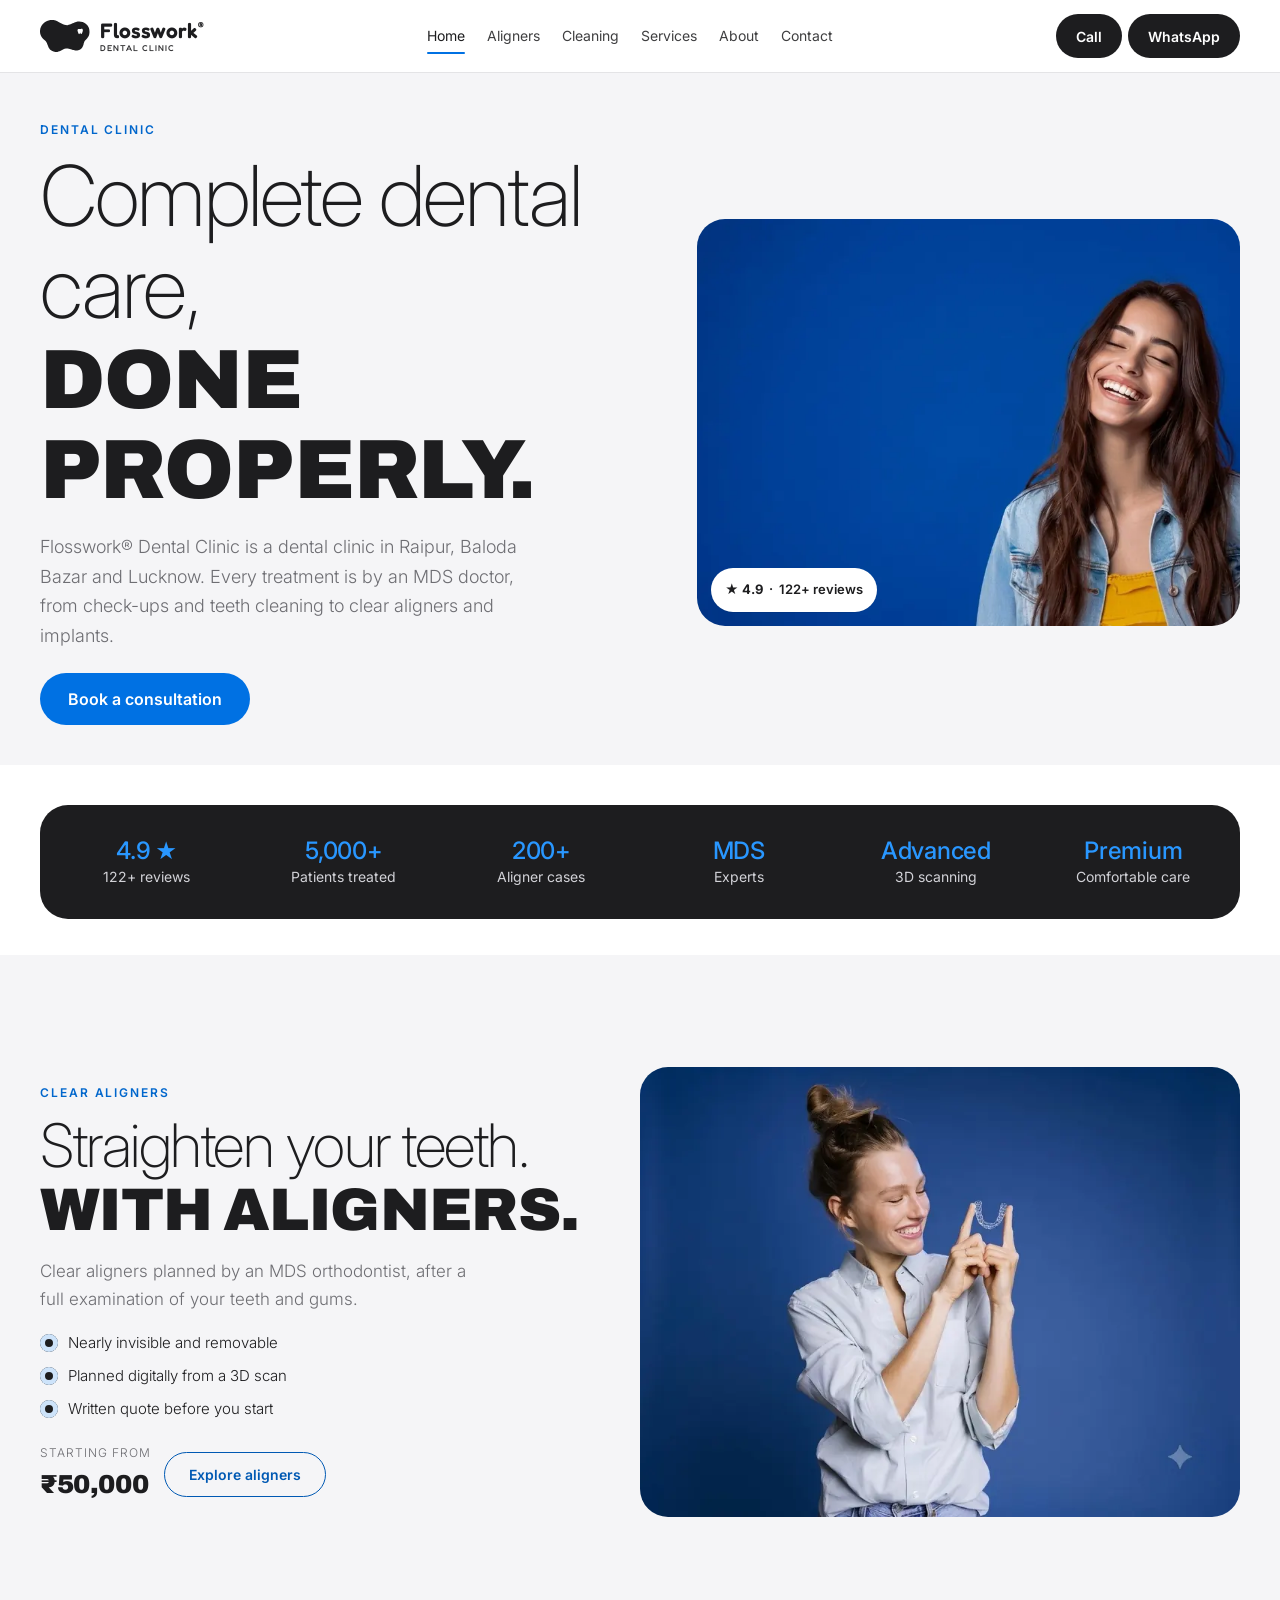
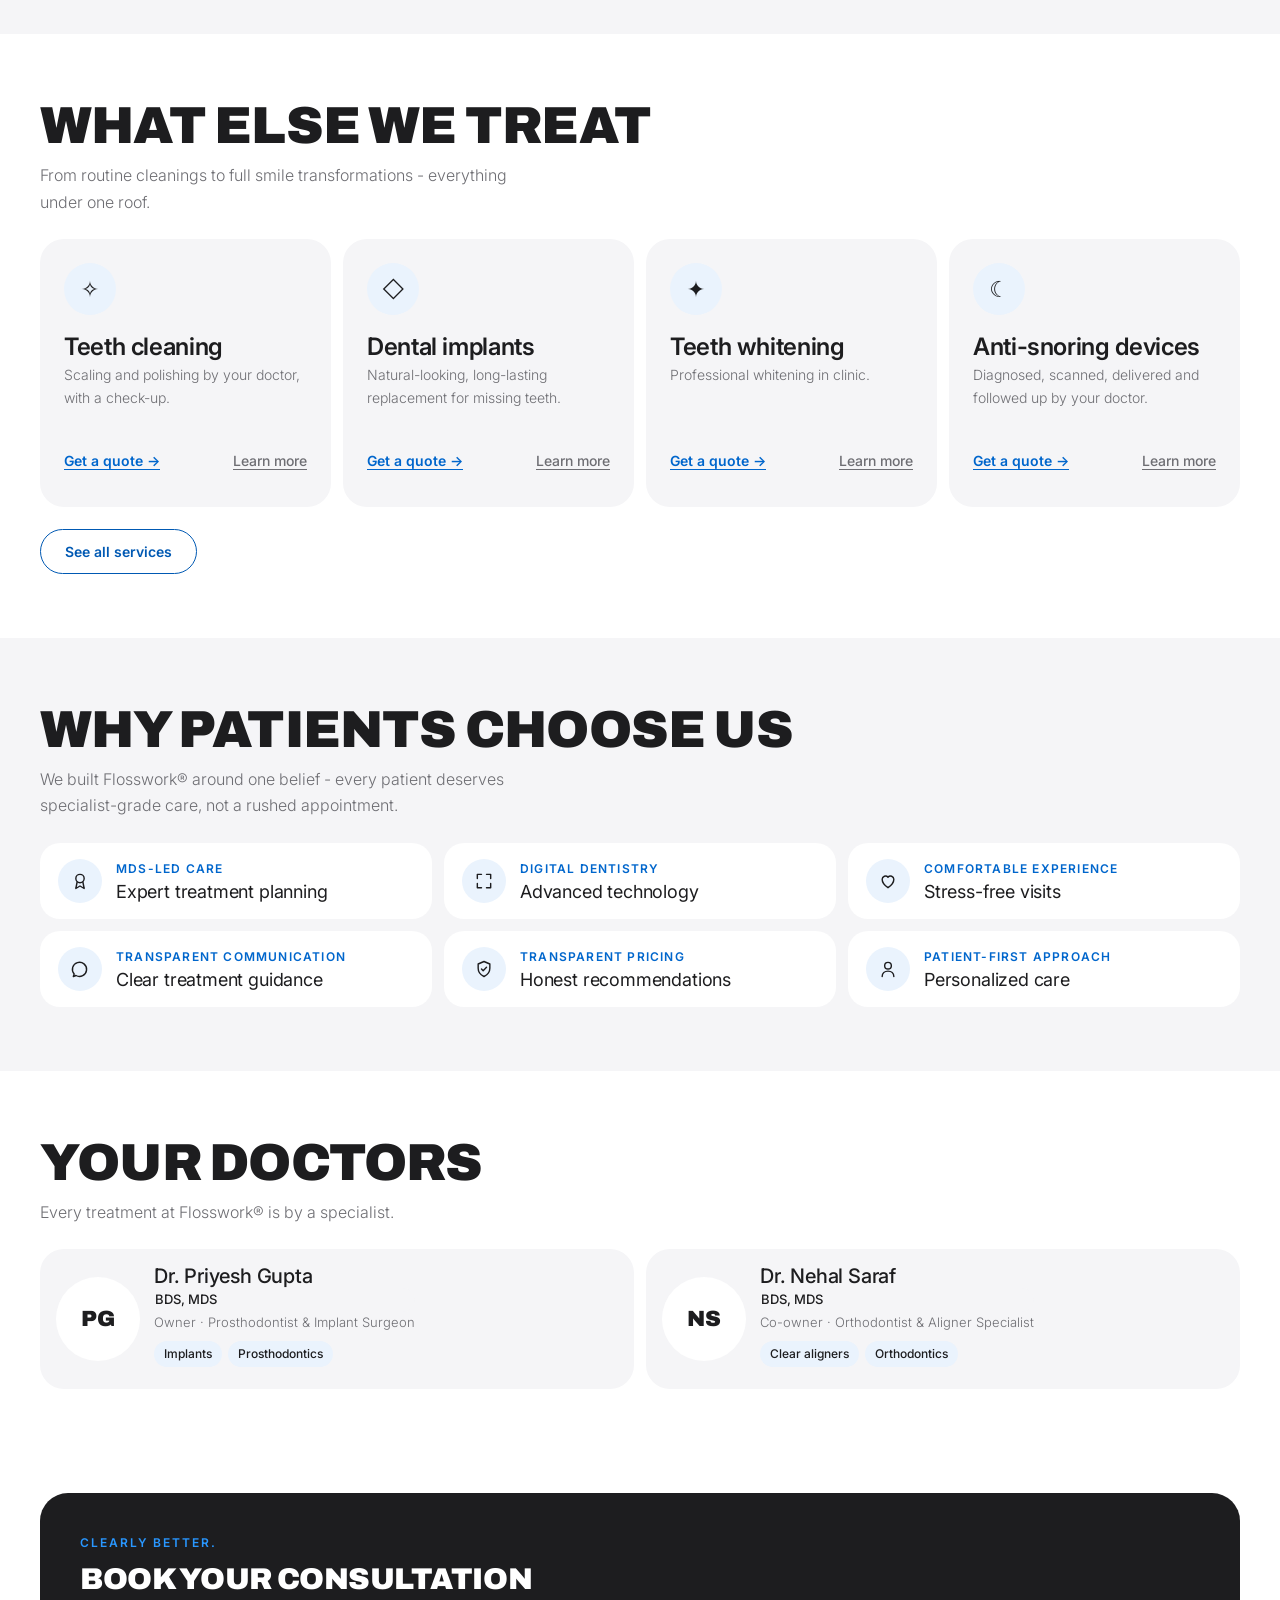
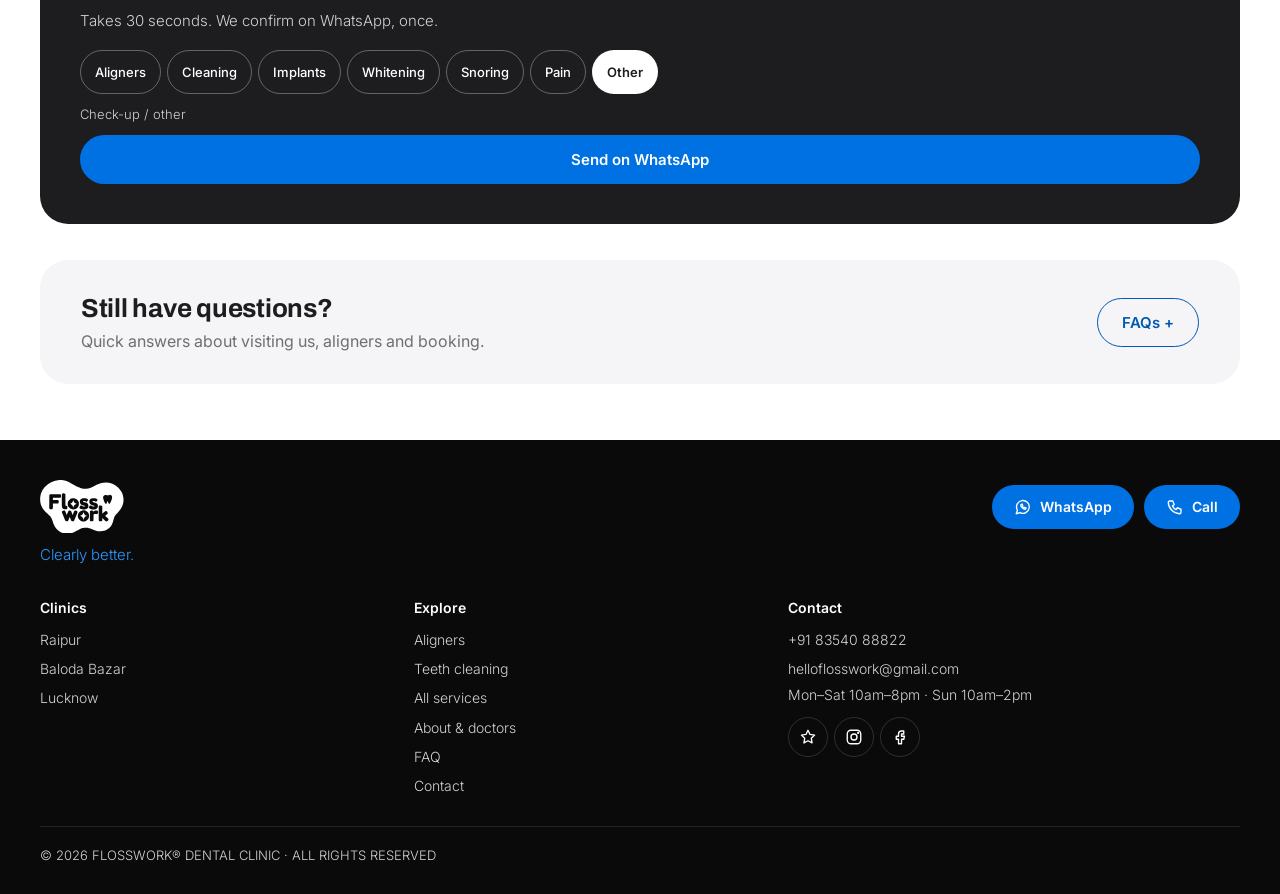
<file: index.html>
<!doctype html>
<html lang="en-IN">
<head>
<meta charset="utf-8">
<meta name="viewport" content="width=device-width, initial-scale=1">
<meta name="robots" content="index,follow,max-image-preview:large">
<title>Dental Clinic in Raipur, Baloda Bazar &amp; Lucknow | Flosswork</title>
<meta name="description" content="Dental clinic in Raipur, Baloda Bazar and Lucknow: clear aligners from ₹50,000, teeth cleaning, implants and whitening by MDS doctors. 4.9★ on Google.">
<link rel="canonical" href="https://flosswork.in/">
<link rel="icon" href="favicon.svg" type="image/svg+xml">
<link rel="icon" href="favicon-48.png" type="image/png" sizes="48x48">
<link rel="icon" href="favicon-192.png" type="image/png" sizes="192x192">
<link rel="apple-touch-icon" href="apple-touch-icon.png">
<meta property="og:type" content="website">
<meta property="og:site_name" content="Flosswork Dental Clinic">
<meta property="og:url" content="https://flosswork.in/">
<meta property="og:title" content="Dental Clinic in Raipur, Baloda Bazar &amp; Lucknow | Flosswork">
<meta property="og:description" content="Dental clinic in Raipur, Baloda Bazar and Lucknow: clear aligners from ₹50,000, teeth cleaning, implants and whitening by MDS doctors. 4.9★ on Google.">
<meta property="og:locale" content="en_IN">
<meta property="og:image" content="https://flosswork.in/images/og-home.jpg">
<meta property="og:image:width" content="1200">
<meta property="og:image:height" content="630">
<meta property="og:image:alt" content="Flosswork Dental Clinic. Complete dental care, done properly.">
<meta name="twitter:card" content="summary_large_image">
<meta name="twitter:title" content="Dental Clinic in Raipur, Baloda Bazar &amp; Lucknow | Flosswork">
<meta name="twitter:description" content="Dental clinic in Raipur, Baloda Bazar and Lucknow: clear aligners from ₹50,000, teeth cleaning, implants and whitening by MDS doctors. 4.9★ on Google.">
<meta name="twitter:image" content="https://flosswork.in/images/og-home.jpg">
<meta name="twitter:image:alt" content="Flosswork Dental Clinic. Complete dental care, done properly.">
<meta name="theme-color" content="#1d1d1f">
<link rel="preconnect" href="https://fonts.googleapis.com">
<link rel="preconnect" href="https://fonts.gstatic.com" crossorigin>
<link rel="preload" as="style" href="https://fonts.googleapis.com/css2?family=Archivo:wght@800;900&family=Fredoka:wght@500;600&family=Inter:wght@300;400;500;600;700&display=swap" onload="this.onload=null;this.rel='stylesheet'"><noscript><link rel="stylesheet" href="https://fonts.googleapis.com/css2?family=Archivo:wght@800;900&family=Fredoka:wght@500;600&family=Inter:wght@300;400;500;600;700&display=swap"></noscript>
<link rel="preload" as="image" type="image/webp" imagesrcset="images/hero-home-480.webp 480w, images/hero-home-800.webp 800w, images/hero-home-1200.webp 1200w" imagesizes="(min-width:760px) 560px, 92vw" fetchpriority="high">
<link rel="stylesheet" href="styles.css?v=4c87f79a">
<!--fw-festival-->
<script>(function(){var S={"enabled":true,"bv":"eb3df3ec","festivals":[{"id":"diwali-d","from":"2026-11-04","to":"2026-11-12","banner":{"text":"Shubh Deepavali from Flosswork","more":"wishing you a bright, healthy smile"},"v":"3dc98b79"}]},d=document,h=d.documentElement,pv=null,t,i,m;try{m=location.search.match(/[?&]festival=([\w-]+)/);if(m){if(m[1]==='off')sessionStorage.removeItem('fwFestival');else sessionStorage.setItem('fwFestival',m[1])}pv=sessionStorage.getItem('fwFestival')}catch(e){}if(pv){for(i=0;i<S.festivals.length;i++)if(S.festivals[i].id===pv)t=S.festivals[i]}else if(S.enabled){var n=new Intl.DateTimeFormat('en-CA',{timeZone:'Asia/Kolkata'}).format(new Date()),x;for(i=0;i<S.festivals.length;i++){x=S.festivals[i];if(n>=x.from&&n<=x.to)t=x}}if(!t)return;h.setAttribute('data-fw-festival',t.id);window.FW_FESTIVAL={id:t.id,banner:t.banner,preview:!!pv};d.write('<link rel="stylesheet" href="festival-themes/base.css?v='+S.bv+'"><link rel="stylesheet" href="festival-themes/'+t.id+'.css?v='+t.v+'">');['base',t.id].forEach(function(f){var s=d.createElement('script');s.src='festival-themes/'+f+'.js?v='+(f==='base'?S.bv:t.v);s.async=false;d.head.appendChild(s)})})();</script>
<!--/fw-festival-->
<script type="application/ld+json">{"@context":"https://schema.org","@graph":[{"@type":"Organization","@id":"https://flosswork.in/#organization","name":"Flosswork Dental Clinic","url":"https://flosswork.in/","slogan":"Clearly better.","foundingDate":"2023","logo":{"@type":"ImageObject","url":"https://flosswork.in/brand/icon.svg"},"email":"helloflosswork@gmail.com","telephone":"+918354088822","sameAs":["https://share.google/FxXZNT7AcuzzEOvvb","https://www.instagram.com/helloflosswork","https://www.facebook.com/share/1aPEa3Czvx/"],"contactPoint":[{"@type":"ContactPoint","telephone":"+918354088822","contactType":"customer service","areaServed":"IN","availableLanguage":"English"}],"founder":[{"@id":"https://flosswork.in/about#pg"},{"@id":"https://flosswork.in/about#ns"}]},{"@type":"WebSite","@id":"https://flosswork.in/#website","url":"https://flosswork.in/","name":"Flosswork Dental Clinic","inLanguage":"en-IN","publisher":{"@id":"https://flosswork.in/#organization"}},{"@type":"Person","@id":"https://flosswork.in/about#pg","name":"Dr. Priyesh Gupta","honorificPrefix":"Dr.","url":"https://flosswork.in/about","jobTitle":"Prosthodontist & Implant Surgeon","hasCredential":[{"@type":"EducationalOccupationalCredential","credentialCategory":"degree","name":"BDS"},{"@type":"EducationalOccupationalCredential","credentialCategory":"degree","name":"MDS"}],"knowsAbout":["Implants","Prosthodontics"],"worksFor":{"@id":"https://flosswork.in/#organization"}},{"@type":"Person","@id":"https://flosswork.in/about#ns","name":"Dr. Nehal Saraf","honorificPrefix":"Dr.","url":"https://flosswork.in/about","jobTitle":"Orthodontist & Aligner Specialist","hasCredential":[{"@type":"EducationalOccupationalCredential","credentialCategory":"degree","name":"BDS"},{"@type":"EducationalOccupationalCredential","credentialCategory":"degree","name":"MDS"}],"knowsAbout":["Clear aligners","Orthodontics"],"worksFor":{"@id":"https://flosswork.in/#organization"}},{"@type":"Dentist","@id":"https://flosswork.in/contact#raipur","name":"Flosswork Dental Clinic, Raipur","url":"https://flosswork.in/raipur","telephone":"+918354088822","email":"helloflosswork@gmail.com","image":"https://flosswork.in/images/hero-home.jpg","logo":"https://flosswork.in/brand/icon.svg","slogan":"Clearly better.","address":{"@type":"PostalAddress","streetAddress":"6, South Avenue, Opp. Dr. Bhagwat Hospital, Choubey Colony","addressLocality":"Raipur","addressRegion":"Chhattisgarh","postalCode":"492001","addressCountry":"IN"},"hasMap":"https://maps.google.com/?q=Flosswork+Dental+Clinic+Choubey+Colony+Raipur","areaServed":{"@type":"City","name":"Raipur"},"sameAs":["https://share.google/FxXZNT7AcuzzEOvvb","https://www.instagram.com/helloflosswork","https://www.facebook.com/share/1aPEa3Czvx/"],"parentOrganization":{"@id":"https://flosswork.in/#organization"},"geo":{"@type":"GeoCoordinates","latitude":21.2514,"longitude":81.6296},"openingHoursSpecification":[{"@type":"OpeningHoursSpecification","dayOfWeek":["Monday","Tuesday","Wednesday","Thursday","Friday","Saturday"],"opens":"10:00","closes":"20:00"},{"@type":"OpeningHoursSpecification","dayOfWeek":"Sunday","opens":"10:00","closes":"14:00"}],"aggregateRating":{"@type":"AggregateRating","ratingValue":"4.9","bestRating":"5","worstRating":"1","ratingCount":"122","reviewCount":"122","url":"https://share.google/FxXZNT7AcuzzEOvvb"}},{"@type":"Dentist","@id":"https://flosswork.in/contact#baloda","name":"Flosswork Dental Clinic, Baloda Bazar","url":"https://flosswork.in/baloda-bazar","telephone":"+918354088822","email":"helloflosswork@gmail.com","image":"https://flosswork.in/images/hero-home.jpg","logo":"https://flosswork.in/brand/icon.svg","slogan":"Clearly better.","address":{"@type":"PostalAddress","streetAddress":"Samadhan Health Centre, Gaurav Path, Opp. Shani Mandir","addressLocality":"Baloda Bazar","addressRegion":"Chhattisgarh","postalCode":"493332","addressCountry":"IN"},"hasMap":"https://maps.app.goo.gl/iLH7STLszU33iTbU9","areaServed":{"@type":"City","name":"Baloda Bazar"},"sameAs":["https://www.instagram.com/helloflosswork","https://www.facebook.com/share/1aPEa3Czvx/"],"parentOrganization":{"@id":"https://flosswork.in/#organization"},"containedInPlace":{"@type":"Place","name":"Samadhan Health Centre","address":{"@type":"PostalAddress","streetAddress":"Gaurav Path","addressLocality":"Baloda Bazar","postalCode":"493332","addressCountry":"IN"}},"openingHoursSpecification":[{"@type":"OpeningHoursSpecification","dayOfWeek":["Monday","Tuesday","Wednesday","Thursday","Friday","Saturday"],"opens":"10:00","closes":"20:00"},{"@type":"OpeningHoursSpecification","dayOfWeek":"Sunday","opens":"10:00","closes":"14:00"}]},{"@type":"Dentist","@id":"https://flosswork.in/contact#lucknow","name":"Flosswork Dental Clinic, Lucknow","url":"https://flosswork.in/lucknow","telephone":"+918354088822","email":"helloflosswork@gmail.com","image":"https://flosswork.in/images/hero-home.jpg","logo":"https://flosswork.in/brand/icon.svg","slogan":"Clearly better.","address":{"@type":"PostalAddress","streetAddress":"Sector F, Jankipuram","addressLocality":"Lucknow","addressRegion":"Uttar Pradesh","postalCode":"226021","addressCountry":"IN"},"hasMap":"https://maps.google.com/?q=Sector+F+Jankipuram+Lucknow+226021","areaServed":{"@type":"City","name":"Lucknow"},"sameAs":["https://www.instagram.com/helloflosswork","https://www.facebook.com/share/1aPEa3Czvx/"],"parentOrganization":{"@id":"https://flosswork.in/#organization"},"openingHoursSpecification":[{"@type":"OpeningHoursSpecification","dayOfWeek":["Monday","Tuesday","Wednesday","Thursday","Friday","Saturday"],"opens":"10:00","closes":"20:00"},{"@type":"OpeningHoursSpecification","dayOfWeek":"Sunday","opens":"10:00","closes":"14:00"}]},{"@type":"WebPage","@id":"https://flosswork.in/#webpage","url":"https://flosswork.in/","name":"Dental Clinic in Raipur, Baloda Bazar & Lucknow | Flosswork","description":"Dental clinic in Raipur, Baloda Bazar and Lucknow: clear aligners from ₹50,000, teeth cleaning, implants and whitening by MDS doctors. 4.9★ on Google.","inLanguage":"en-IN","isPartOf":{"@id":"https://flosswork.in/#website"},"about":{"@id":"https://flosswork.in/#organization"}}]}</script>
<script>(function(){var o=['index','aligners','cleaning','services'];function x(u){try{var n=new URL(u).pathname.split('/').pop().replace(/\.html$/,'')||'index';return o.indexOf(n)}catch(_){return-1}}
addEventListener('pageswap',function(e){if(!e.viewTransition||!e.activation||!e.activation.from||!e.activation.entry)return;var a=x(e.activation.from.url),b=x(e.activation.entry.url);if(a<0||b<0||a===b)return;var d=b>a?'fwd':'back';document.documentElement.classList.add('vt-'+d);try{sessionStorage.setItem('fwDir',d)}catch(_){}});
addEventListener('pagereveal',function(e){var d=null;try{d=sessionStorage.getItem('fwDir');sessionStorage.removeItem('fwDir')}catch(_){}if(!e.viewTransition)return;if(d)document.documentElement.classList.add('vt-'+d);e.viewTransition.finished.then(function(){document.documentElement.classList.remove('vt-fwd','vt-back')})})})();</script>
</head>
<body>
<svg width="0" height="0" style="position:absolute" aria-hidden="true" focusable="false"><defs><symbol id="fw-icon" viewBox="183 533 1905 1226"><path fill="currentColor" fill-rule="evenodd" d="M 595.6 534.7 C 584.8 535.8 562 539.8 546.9 543.3 C 453.1 565.3 366.4 613.6 301.6 679.9 C 269.6 712.7 247.7 743.2 226.9 784.3 C 202.8 831.9 188.9 878.6 185.4 922.3 C 182 965.1 184.1 1019.5 190.1 1048.8 C 196.7 1081.4 209.6 1119.3 223.8 1147.6 C 250.8 1201.4 286.4 1244.4 353.1 1303.9 C 407.8 1352.5 426.9 1374.8 444.4 1410.5 C 454 1430.1 458.1 1440.7 472.3 1483.1 C 489 1532.3 499.2 1557.5 512.7 1582.6 C 540.9 1635 583.4 1679.5 634.4 1710.1 C 676.5 1735.5 724 1751.4 772.5 1756.6 C 790.7 1758.4 830.9 1758 848.9 1755.6 C 907.8 1747.8 953.5 1730.2 1028.6 1686.4 C 1071.6 1661.3 1098.8 1647.4 1123.5 1637.5 C 1154.1 1625.4 1170.3 1622.7 1214.7 1622.7 C 1270.1 1622.7 1283.7 1625.9 1394.8 1664.8 C 1473.2 1692.2 1491 1696.7 1530.9 1699.3 C 1575.4 1702.1 1618.6 1699.2 1644.9 1691.7 C 1697.7 1676.7 1746 1647.8 1778.4 1611.8 C 1795.6 1592.8 1809 1573.2 1821.7 1548.5 C 1834.5 1523.5 1840.3 1506.4 1854.8 1451.9 C 1867.4 1403.6 1875.7 1379.7 1886.4 1359.1 C 1898.1 1337 1903.6 1330.1 1948.7 1282.4 C 1993.1 1235.5 2013.2 1210.7 2033.1 1178.4 C 2058.5 1137.4 2078.1 1081.6 2083.8 1034.3 C 2093.6 954.5 2081 881.7 2045.6 811.7 C 2019.9 761 1981.3 713.6 1935.7 677 C 1832.2 593.8 1699.7 568.4 1564 605.6 C 1520.9 617.4 1490.8 630.3 1432.6 661.4 C 1349.3 706.1 1299.6 723.4 1236.3 730 C 1218.1 731.9 1186.3 731.4 1170.4 729.1 C 1104 719 1029.3 689.2 948.2 640.1 C 894 607.2 883.7 601.2 867.4 592.3 C 806.7 559.5 759.4 543.2 703.4 536 C 689.9 534.3 610 533.3 595.6 534.7 Z M 1790.4 872.7 C 1801.7 875.9 1804.9 877.5 1811.5 883.5 C 1819.1 890.5 1822.1 897 1824.5 912.8 L 1826.6 925.6 L 1824.5 939.8 C 1823.4 947.5 1821.3 957.7 1820.1 962.4 C 1815.5 979.1 1805.8 1006.7 1800.3 1019.2 C 1798.9 1022.3 1796.5 1027.8 1794.9 1031.4 C 1791.8 1038.8 1786.9 1049.4 1785.4 1052.2 C 1777.3 1067.4 1773.3 1071.7 1765.9 1073.5 C 1759.4 1075 1754.2 1073.5 1749 1068.5 C 1743.6 1063.2 1742.7 1061.2 1732.5 1030.5 C 1729.2 1020.6 1724.5 1016.2 1720 1018.7 C 1716.9 1020.3 1715.5 1023.4 1708.6 1043.7 C 1703.2 1060.3 1701.1 1064.9 1697.5 1068.6 C 1691.7 1074.6 1687 1075.7 1678.2 1073 C 1672.2 1071.2 1667.4 1066.1 1662.2 1055.8 C 1660.2 1051.8 1658.4 1048.3 1658 1048 C 1657.7 1047.7 1656.9 1046 1656.2 1044.2 C 1655.5 1042.4 1653.9 1038.5 1652.6 1035.7 C 1649.2 1028.1 1644.8 1017.6 1643.7 1014.4 C 1643.2 1012.8 1641.3 1008 1639.6 1003.6 C 1633.9 988.2 1625.8 962.4 1622.6 948.7 C 1617 924.5 1622 903.6 1636.5 889 C 1646 879.6 1657.7 874.6 1673 873.4 C 1681 872.7 1689.6 874.1 1702.9 877.9 C 1710.8 880.3 1713.8 880.7 1723.1 880.7 C 1732.6 880.7 1735 880.3 1742.1 877.9 C 1749.6 875.5 1761.8 871.9 1766.3 870.9 C 1772 869.7 1782 870.5 1790.4 872.7 Z M 1790.4 872.7"/></symbol></defs></svg>
<header class="nav" id="nav">
  <div class="wrap nav-in">
    <a class="logo" href="/" aria-label="Flosswork Dental Clinic home"><svg class="logo-mark" viewBox="0 0 1905 1226" aria-hidden="true"><use href="#fw-icon"/></svg><span class="logo-text"><span class="logo-name">Flosswork<sup>®</sup></span><span class="logo-sub">Dental Clinic</span></span></a>
    <nav class="l" aria-label="Main"><a href="/" aria-current="page">Home</a><a href="/aligners">Aligners</a><a href="/cleaning">Cleaning</a><a href="/services">Services</a><a href="/about">About</a><a href="/contact">Contact</a></nav>
    <div class="hdr-r">
      <a class="btn btn--call hdr-call" data-call href="tel:+918354088822" aria-label="Call Flosswork"><svg class="ic" viewBox="0 0 24 24" fill="none" stroke="currentColor" stroke-width="1.8" stroke-linecap="round" stroke-linejoin="round" aria-hidden="true"><path d="M5 4h4l2 5-2.5 1.5a11 11 0 0 0 5 5L15 13l5 2v4a2 2 0 0 1-2 2A16 16 0 0 1 3 6a2 2 0 0 1 2-2z"/></svg><span class="lbl">Call</span></a>
      <a class="btn btn--wa hdr-wa" href="#book" data-book aria-label="WhatsApp Flosswork"><svg class="ic" viewBox="0 0 24 24" fill="none" stroke="currentColor" stroke-width="1.8" stroke-linecap="round" stroke-linejoin="round" aria-hidden="true"><path d="M3 21l1.6-4.8A8.5 8.5 0 1 1 8 19.4L3 21z"/><path d="M9 9c0 3 3 6 6 6l1.2-1.5-2-1-1 .6c-.8-.4-1.700-1.300-2.100-2.100l.6-1-1-2z"/></svg><span class="lbl">WhatsApp</span></a>
    </div>
  </div>
</header>
<div class="drawer" id="drawer" role="dialog" aria-modal="true" aria-label="Menu"><button class="sheet-x" id="close-menu" type="button" aria-label="Close menu"></button><div class="sheet"><p class="sl">Explore</p><nav class="rows" aria-label="More pages"><a class="row" href="/about"><span class="ti"><svg viewBox="0 0 24 24" fill="none" stroke="currentColor" stroke-width="1.8" stroke-linecap="round" stroke-linejoin="round" aria-hidden="true"><circle cx="9" cy="8" r="3.5"/><path d="M2.5 20c0-3.5 3-6 6.5-6s6.5 2.5 6.5 6M16 5a3.5 3.5 0 0 1 0 6.5M18 14.5c2 .8 3.5 2.8 3.5 5.5"/></svg></span><span class="tl">About us</span><svg class="go" viewBox="0 0 24 24" fill="none" stroke="currentColor" stroke-width="1.8" stroke-linecap="round" stroke-linejoin="round" aria-hidden="true"><path d="M9 6l6 6-6 6"/></svg></a><a class="row" href="/faq"><span class="ti"><svg viewBox="0 0 24 24" fill="none" stroke="currentColor" stroke-width="1.8" stroke-linecap="round" stroke-linejoin="round" aria-hidden="true"><circle cx="12" cy="12" r="9"/><path d="M9.5 9.5a2.5 2.5 0 1 1 3.5 2.3c-.7.4-1 .9-1 1.7M12 17h.01"/></svg></span><span class="tl">FAQ</span><svg class="go" viewBox="0 0 24 24" fill="none" stroke="currentColor" stroke-width="1.8" stroke-linecap="round" stroke-linejoin="round" aria-hidden="true"><path d="M9 6l6 6-6 6"/></svg></a><a class="row" href="/contact"><span class="ti"><svg viewBox="0 0 24 24" fill="none" stroke="currentColor" stroke-width="1.8" stroke-linecap="round" stroke-linejoin="round" aria-hidden="true"><path d="M12 21s7-6.2 7-11.5a7 7 0 0 0-14 0C5 14.8 12 21 12 21z"/><circle cx="12" cy="9.5" r="2.5"/></svg></span><span class="tl">Contact</span><svg class="go" viewBox="0 0 24 24" fill="none" stroke="currentColor" stroke-width="1.8" stroke-linecap="round" stroke-linejoin="round" aria-hidden="true"><path d="M9 6l6 6-6 6"/></svg></a></nav></div></div>
<main id="top">
<header class="shero">
  <div class="wrap hrow">
    <div class="txt">
      <div class="eyebrow">Dental clinic</div>
      <h1>Complete dental care,<strong>done properly.</strong></h1>
      <p>Flosswork® Dental Clinic is a dental clinic in Raipur, Baloda Bazar and Lucknow. Every treatment is by an MDS doctor, from check-ups and teeth cleaning to clear aligners and implants.</p>
      <div class="row"><a class="btn btn--ink btn--lg" href="#book" data-book>Book a consultation</a></div>
    </div>
    <div class="img">
      <picture><source type="image/webp" srcset="images/hero-home-480.webp 480w, images/hero-home-800.webp 800w, images/hero-home-1200.webp 1200w" sizes="(min-width:760px) 560px, 92vw"><img width="1200" height="900" src="images/hero-home.jpg" alt="Flosswork Dental Clinic in Raipur, Baloda Bazar and Lucknow" fetchpriority="high"></picture>
      <a class="pill" data-gmb href="https://share.google/FxXZNT7AcuzzEOvvb" target="_blank" rel="noopener"><b>★ <span data-rating>4.9</span></b> · <span><span data-reviews>122</span>+ reviews</span></a>
    </div>
  </div>

</header>




<div class="wrap">
  <div class="data" data-trust role="group" aria-label="Clinic facts"><div class="rate"><b><span data-rating>4.9</span><i aria-hidden="true">★</i></b><span><span data-reviews>122</span>+ reviews</span></div><div><b>5,000+</b><span>Patients treated</span></div><div><b>200+</b><span>Aligner cases</span></div><div><b>MDS</b><span>Experts</span></div><div><b>Advanced</b><span>3D scanning</span></div><div><b>Premium</b><span>Comfortable care</span></div></div>
</div>

<section class="sec band" aria-labelledby="al-h" style="margin-top:36px">
  <div class="wrap">
    <div class="txt">
      <div class="eyebrow">Clear aligners</div>
      <h2 id="al-h">Straighten your teeth.<strong>With aligners.</strong></h2>
      <p>Clear aligners planned by an MDS orthodontist, after a full examination of your teeth and gums.</p>
      <ul><li>Nearly invisible and removable</li><li>Planned digitally from a 3D scan</li><li>Written quote before you start</li></ul>
      <div class="from"><span><small class="lab">Starting from</small><b>₹50,000</b></span>
        <a class="btn btn--line btn--accent" href="/aligners">Explore aligners</a></div>
    </div>
    <div class="pic"><picture><source type="image/webp" srcset="images/band-aligners-480.webp 480w, images/band-aligners-800.webp 800w, images/band-aligners-1200.webp 1200w" sizes="(min-width:760px) 560px, 92vw"><img width="1200" height="900" src="images/band-aligners.jpg" alt="Patient smiling after clear aligner treatment" loading="lazy"></picture></div>
  </div>
</section>

<section class="sec" id="treat" aria-labelledby="t-h">
  <div class="wrap">
    <h2 class="hd" id="t-h">What else we treat</h2>
    <p class="sub">From routine cleanings to full smile transformations - everything under one roof.</p>
    <div class="tr" data-tiles><article class="t"><div><div class="ic" aria-hidden="true">✧</div><h3 style="margin-top:18px">Teeth cleaning</h3><small>Scaling and polishing by your doctor, with a check-up.</small></div><div class="pr"><button type="button" data-need="cleaning">Get a quote →</button><a href="/cleaning">Learn more<span class="sr"> about teeth cleaning</span></a></div></article><article class="t"><div><div class="ic" aria-hidden="true">◇</div><h3 style="margin-top:18px">Dental implants</h3><small>Natural-looking, long-lasting replacement for missing teeth.</small></div><div class="pr"><button type="button" data-need="implants">Get a quote →</button><a href="/services#implants">Learn more<span class="sr"> about dental implants</span></a></div></article><article class="t"><div><div class="ic" aria-hidden="true">✦</div><h3 style="margin-top:18px">Teeth whitening</h3><small>Professional whitening in clinic.</small></div><div class="pr"><button type="button" data-need="whitening">Get a quote →</button><a href="/services#whitening">Learn more<span class="sr"> about teeth whitening</span></a></div></article><article class="t"><div><div class="ic" aria-hidden="true">☾</div><h3 style="margin-top:18px">Anti-snoring devices</h3><small>Diagnosed, scanned, delivered and followed up by your doctor.</small></div><div class="pr"><button type="button" data-need="snoring">Get a quote →</button><a href="/services#snoring">Learn more<span class="sr"> about anti-snoring devices</span></a></div></article></div>
    <p style="margin-top:22px"><a class="btn btn--line btn--accent" href="/services">See all services</a></p>
  </div>
</section>

<section class="sec s" id="why" aria-labelledby="w-h">
  <div class="wrap">
    <h2 class="hd" id="w-h">Why patients choose us</h2>
    <p class="sub">We built Flosswork® around one belief - every patient deserves specialist-grade care, not a rushed appointment.</p>
    <div class="why">
      <article class="why-c"><div class="ic"><svg viewBox="0 0 24 24" width="22" height="22" fill="none" stroke="currentColor" stroke-width="1.7" stroke-linecap="round" stroke-linejoin="round" aria-hidden="true"><circle cx="12" cy="9" r="5"/><path d="M8.5 13.5L7 21l5-3 5 3-1.5-7.5"/></svg></div><div class="k">MDS-led care</div><h3>Expert treatment planning</h3></article>
      <article class="why-c"><div class="ic"><svg viewBox="0 0 24 24" width="22" height="22" fill="none" stroke="currentColor" stroke-width="1.7" stroke-linecap="round" stroke-linejoin="round" aria-hidden="true"><path d="M4 9V4h5M20 9V4h-5M4 15v5h5M20 15v5h-5"/></svg></div><div class="k">Digital dentistry</div><h3>Advanced technology</h3></article>
      <article class="why-c"><div class="ic"><svg viewBox="0 0 24 24" width="22" height="22" fill="none" stroke="currentColor" stroke-width="1.7" stroke-linecap="round" stroke-linejoin="round" aria-hidden="true"><path d="M12 20s-7-4.4-7-10a4 4 0 0 1 7-2.6A4 4 0 0 1 19 10c0 5.600-7 10-7 10z"/></svg></div><div class="k">Comfortable experience</div><h3>Stress-free visits</h3></article>
      <article class="why-c"><div class="ic"><svg viewBox="0 0 24 24" width="22" height="22" fill="none" stroke="currentColor" stroke-width="1.7" stroke-linecap="round" stroke-linejoin="round" aria-hidden="true"><path d="M5 18l-1 3 3.2-1.2A8.500 8.500 0 1 0 5 18z"/></svg></div><div class="k">Transparent communication</div><h3>Clear treatment guidance</h3></article>
      <article class="why-c"><div class="ic"><svg viewBox="0 0 24 24" width="22" height="22" fill="none" stroke="currentColor" stroke-width="1.7" stroke-linecap="round" stroke-linejoin="round" aria-hidden="true"><path d="M12 3l7 3v5c0 4.500-3 8-7 10-4-2-7-5.500-7-10V6l7-3z"/><path d="M9 12l2 2 4-4"/></svg></div><div class="k">Transparent pricing</div><h3>Honest recommendations</h3></article>
      <article class="why-c"><div class="ic"><svg viewBox="0 0 24 24" width="22" height="22" fill="none" stroke="currentColor" stroke-width="1.7" stroke-linecap="round" stroke-linejoin="round" aria-hidden="true"><circle cx="12" cy="8" r="4"/><path d="M5 21c0-4 3-6.500 7-6.500s7 2.500 7 6.500"/></svg></div><div class="k">Patient-first approach</div><h3>Personalized care</h3></article>
    </div>
  </div>
</section>

<section class="sec" id="doctors" aria-labelledby="d-h">
  <div class="wrap">
    <h2 class="hd" id="d-h">Your doctors</h2>
    <p class="sub">Every treatment at Flosswork® is by a specialist.</p>
    <div class="dr" data-doctors><article class="d"><div class="av">PG</div><div><h3>Dr. Priyesh Gupta</h3><small class="q">BDS, MDS</small><small>Owner · Prosthodontist &amp; Implant Surgeon</small><div class="tags"><span>Implants</span><span>Prosthodontics</span></div></div></article><article class="d"><div class="av">NS</div><div><h3>Dr. Nehal Saraf</h3><small class="q">BDS, MDS</small><small>Co-owner · Orthodontist &amp; Aligner Specialist</small><div class="tags"><span>Clear aligners</span><span>Orthodontics</span></div></div></article></div>
  </div>
</section>

<div class="wrap book" id="book">
  <form class="form" id="form" novalidate aria-labelledby="f-h">
    <div id="form-body">
      <div class="tag">Clearly better.</div>
      <h2 class="hd" id="f-h">Book your consultation</h2>
      <p class="intro">Takes 30 seconds. We confirm on WhatsApp, once.</p>
      <div class="pl" id="p-need" role="group" aria-label="What do you need"></div>
      <p class="sumline" id="sum"></p>
      <button class="btn btn--wa send" id="send" type="submit">Send on WhatsApp</button>
    </div>
    <div class="done" id="done" role="status" hidden>
      <h2 class="hd">Thank you.</h2>
      <p>WhatsApp should have opened with your message. Press send and we’ll confirm your visit. If it didn’t open, use the button below.</p>
      <a class="btn btn--wa send" id="done-link" target="_blank" rel="noopener" style="width:auto;justify-self:start">Open WhatsApp</a>
      <button class="again" id="again" type="button">Make another booking</button>
    </div>
  </form>
</div>
</main>
<section class="faqban fbx" aria-labelledby="fb-h">
  <div class="wrap"><details class="in" id="faq-group">
    <summary><div><h2 id="fb-h">Still have questions?</h2><p>Quick answers about visiting us, aligners and booking.</p></div><span class="btn btn--line btn--accent"><span class="o">FAQs <span aria-hidden="true">+</span></span><span class="c">Hide FAQs <span aria-hidden="true">−</span></span></span></summary>
    <div class="qg-body"><div class="faq"><details class="q" id="fq-where"><summary><h3>Where is Flosswork® Dental Clinic located?</h3></summary><div class="a"><p>Flosswork® has three clinics: <b>Raipur</b> (6, South Avenue, Opp. Dr. Bhagwat Hospital, Choubey Colony, 492001), <b>Baloda Bazar</b> (Samadhan Health Centre, Gaurav Path, Opp. Shani Mandir, 493332) and <b>Lucknow</b> (Sector F, Jankipuram, 226021).</p><p>Directions for each clinic are on our <a href="/contact">contact page</a>.</p></div></details><details class="q" id="fq-hours"><summary><h3>What are your opening hours?</h3></summary><div class="a"><p>We’re open <b>Monday to Saturday, 10am to 8pm</b>, and <b>Sunday, 10am to 2pm</b>. There’s no lunch break, so you can come in any time during those hours.</p></div></details><details class="q" id="fq-book"><summary><h3>How do I book an appointment?</h3></summary><div class="a"><p>The quickest way is WhatsApp: choose what you need on our <a href="/contact">contact page</a> and a message is ready to send. You can also call <a href="tel:+918354088822">+91 83540 88822</a> or walk in. Most patients get an appointment within 24 hours.</p><p>We confirm your visit on WhatsApp once, with no repeated calls.</p></div></details><details class="q" id="fq-aligner-cost"><summary><h3>How much do clear aligners cost in Raipur, Baloda Bazar and Lucknow?</h3></summary><div class="a"><p>Clear aligners at Flosswork® start from <b>₹50,000</b>. Your exact cost depends on your teeth, and we give it to you <b>in writing after your examination</b>, before you commit. EMI options are available.</p><p>See what’s included on the <a href="/aligners#pricing">aligners pricing section</a>.</p></div></details></div><div class="qg-more"><a class="btn btn--line btn--accent" href="/faq">Read all FAQs <span aria-hidden="true">→</span></a></div></div>
  </details></div>
</section>
<script>(function(){var g=document.getElementById('faq-group');if(!g)return;function o(){var h=location.hash.slice(1),e=h&&document.getElementById(h);if(e&&g.contains(e)){g.open=true;if(e.tagName==='DETAILS')e.open=true;e.scrollIntoView()}}o();addEventListener('hashchange',o)})();</script>
<footer class="foot">
  <div class="wrap">
    <div class="foot-top">
      <div class="brand"><svg class="foot-mark" viewBox="0 0 384 246" role="img" aria-label="Flosswork"><use href="brand/wordmark-sprite.svg#fw-word"/></svg><em>Clearly better.</em></div>
      <div class="fbtns"><a class="fbtn" href="#book" data-book aria-label="WhatsApp Flosswork"><svg class="ic" viewBox="0 0 24 24" fill="none" stroke="currentColor" stroke-width="1.8" stroke-linecap="round" stroke-linejoin="round" aria-hidden="true"><path d="M3 21l1.6-4.8A8.5 8.5 0 1 1 8 19.4L3 21z"/><path d="M9 9c0 3 3 6 6 6l1.2-1.5-2-1-1 .6c-.8-.4-1.700-1.300-2.100-2.100l.6-1-1-2z"/></svg>WhatsApp</a><a class="fbtn" data-call href="tel:+918354088822" aria-label="Call Flosswork"><svg class="ic" viewBox="0 0 24 24" fill="none" stroke="currentColor" stroke-width="1.8" stroke-linecap="round" stroke-linejoin="round" aria-hidden="true"><path d="M5 4h4l2 5-2.5 1.5a11 11 0 0 0 5 5L15 13l5 2v4a2 2 0 0 1-2 2A16 16 0 0 1 3 6a2 2 0 0 1 2-2z"/></svg>Call</a></div>
    </div>
    <div class="g">
      <div><b>Clinics</b><a href="/raipur">Raipur</a><a href="/baloda-bazar">Baloda Bazar</a><a href="/lucknow">Lucknow</a></div>
      <div><b>Explore</b><a href="/aligners">Aligners</a><a href="/cleaning">Teeth cleaning</a><a href="/services">All services</a><a href="/about">About &amp; doctors</a><a href="/faq">FAQ</a><a href="/contact">Contact</a></div>
      <div><b>Contact</b><a data-phone href="tel:+918354088822">+91 83540 88822</a><a href="mailto:helloflosswork@gmail.com">helloflosswork@gmail.com</a><span data-hours>Mon–Sat 10am–8pm · Sun 10am–2pm</span><div class="soc"><a data-gmb href="https://share.google/FxXZNT7AcuzzEOvvb" target="_blank" rel="noopener" aria-label="Google reviews"><svg class="ic" viewBox="0 0 24 24" fill="none" stroke="currentColor" stroke-width="1.8" stroke-linecap="round" stroke-linejoin="round" aria-hidden="true"><path d="M12 3l2.7 5.6 6.1.9-4.4 4.3 1 6.1L12 17l-5.4 2.9 1-6.1L3.2 9.5l6.1-.9L12 3z"/></svg></a><a href="https://www.instagram.com/helloflosswork" target="_blank" rel="noopener" aria-label="Instagram"><svg class="ic" viewBox="0 0 24 24" fill="none" stroke="currentColor" stroke-width="1.8" stroke-linecap="round" stroke-linejoin="round" aria-hidden="true"><rect x="3" y="3" width="18" height="18" rx="5"/><circle cx="12" cy="12" r="4"/><circle cx="17.5" cy="6.5" r=".6" fill="currentColor"/></svg></a><a href="https://www.facebook.com/share/1aPEa3Czvx/" target="_blank" rel="noopener" aria-label="Facebook"><svg class="ic" viewBox="0 0 24 24" fill="none" stroke="currentColor" stroke-width="1.8" stroke-linecap="round" stroke-linejoin="round" aria-hidden="true"><path d="M14 8h3V4h-3a4 4 0 0 0-4 4v3H7v4h3v6h4v-6h3l1-4h-4V8z"/></svg></a></div></div>
    </div>
    <div class="copy">© 2026 FLOSSWORK® DENTAL CLINIC · ALL RIGHTS RESERVED</div>
  </div>
</footer>
<div class="fabx" id="fab" role="group" aria-label="Contact us"><div class="fabx-pill"><a class="seg call" data-call href="tel:+918354088822" aria-label="Call Flosswork"><svg class="ic" viewBox="0 0 24 24" fill="none" stroke="currentColor" stroke-width="1.8" stroke-linecap="round" stroke-linejoin="round" aria-hidden="true"><path d="M5 4h4l2 5-2.5 1.5a11 11 0 0 0 5 5L15 13l5 2v4a2 2 0 0 1-2 2A16 16 0 0 1 3 6a2 2 0 0 1 2-2z"/></svg><span class="lbl">Call</span></a><a class="seg wa" href="#book" data-book aria-label="WhatsApp Flosswork"><svg class="ic" viewBox="0 0 24 24" fill="none" stroke="currentColor" stroke-width="1.8" stroke-linecap="round" stroke-linejoin="round" aria-hidden="true"><path d="M3 21l1.6-4.8A8.5 8.5 0 1 1 8 19.4L3 21z"/><path d="M9 9c0 3 3 6 6 6l1.2-1.5-2-1-1 .6c-.8-.4-1.7-1.3-2.1-2.1l.6-1-1-2z"/></svg><span class="lbl">WhatsApp</span></a></div></div>
<nav class="tabbar" id="bar" aria-label="Quick links" style="--i:0"><span class="tab-ind" aria-hidden="true"></span><a class="tab" href="/" aria-current="page"><svg viewBox="0 0 24 24" fill="none" stroke="currentColor" stroke-width="1.8" stroke-linecap="round" stroke-linejoin="round" aria-hidden="true"><path d="M3 11l9-8 9 8M5 10v10h14V10M10 20v-6h4v6"/></svg><span>Home</span></a><a class="tab" href="/aligners"><svg viewBox="0 0 24 24" fill="none" stroke="currentColor" stroke-width="1.8" stroke-linecap="round" stroke-linejoin="round" aria-hidden="true"><path d="M12 3l1.8 5.2L19 10l-5.2 1.8L12 17l-1.8-5.2L5 10l5.2-1.8zM19 16l.8 2.2L22 19l-2.2.8L19 22l-.8-2.2L16 19l2.2-.8z"/></svg><span>Aligners</span></a><a class="tab" href="/cleaning"><svg viewBox="0 0 24 24" fill="none" stroke="currentColor" stroke-width="1.8" stroke-linecap="round" stroke-linejoin="round" aria-hidden="true"><path d="M12 3s6 6.2 6 10.5a6 6 0 0 1-12 0C6 9.2 12 3 12 3z"/></svg><span>Cleaning</span></a><a class="tab" href="/services"><svg viewBox="0 0 24 24" fill="none" stroke="currentColor" stroke-width="1.8" stroke-linecap="round" stroke-linejoin="round" aria-hidden="true"><path d="M7 3c-2.5 0-4 2-4 4.5 0 2 1 3.5 1.5 6S5.5 21 7.5 21c1.5 0 1.5-4 4.5-4s3 4 4.5 4c2 0 2.5-4.5 3-7s1.5-4 1.5-6.5C21 5 19.5 3 17 3c-2 0-3 1-5 1S9 3 7 3z"/></svg><span>Services</span></a><button class="tab" id="menu-btn" type="button" aria-label="Open menu" aria-expanded="false" aria-controls="drawer"><svg viewBox="0 0 24 24" fill="none" stroke="currentColor" stroke-width="1.8" stroke-linecap="round" stroke-linejoin="round" aria-hidden="true"><path d="M4 7h16M4 12h16M4 17h16"/></svg><span>Menu</span></button></nav>
<script src="config.js?v=bb67164a" defer></script>
<script src="app.js?v=75b82992" defer></script>
</body>
</html>
</file>
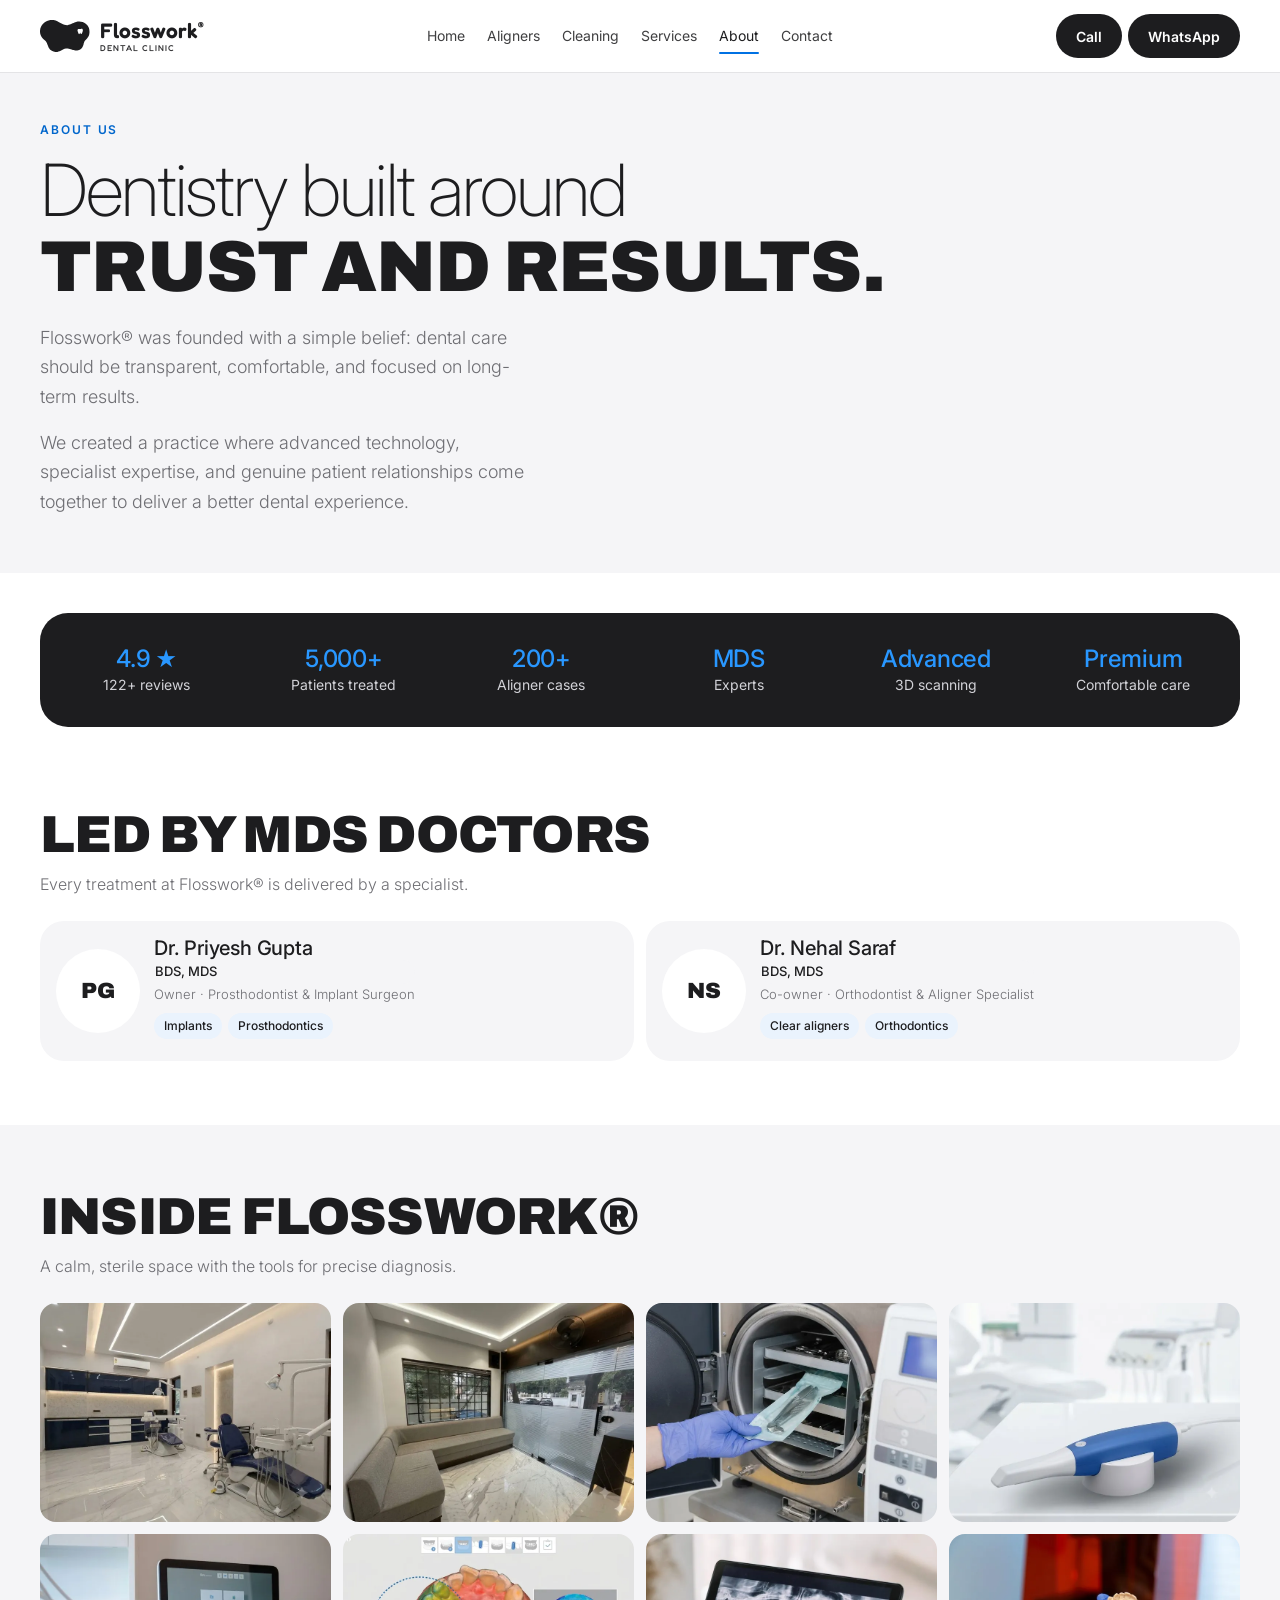
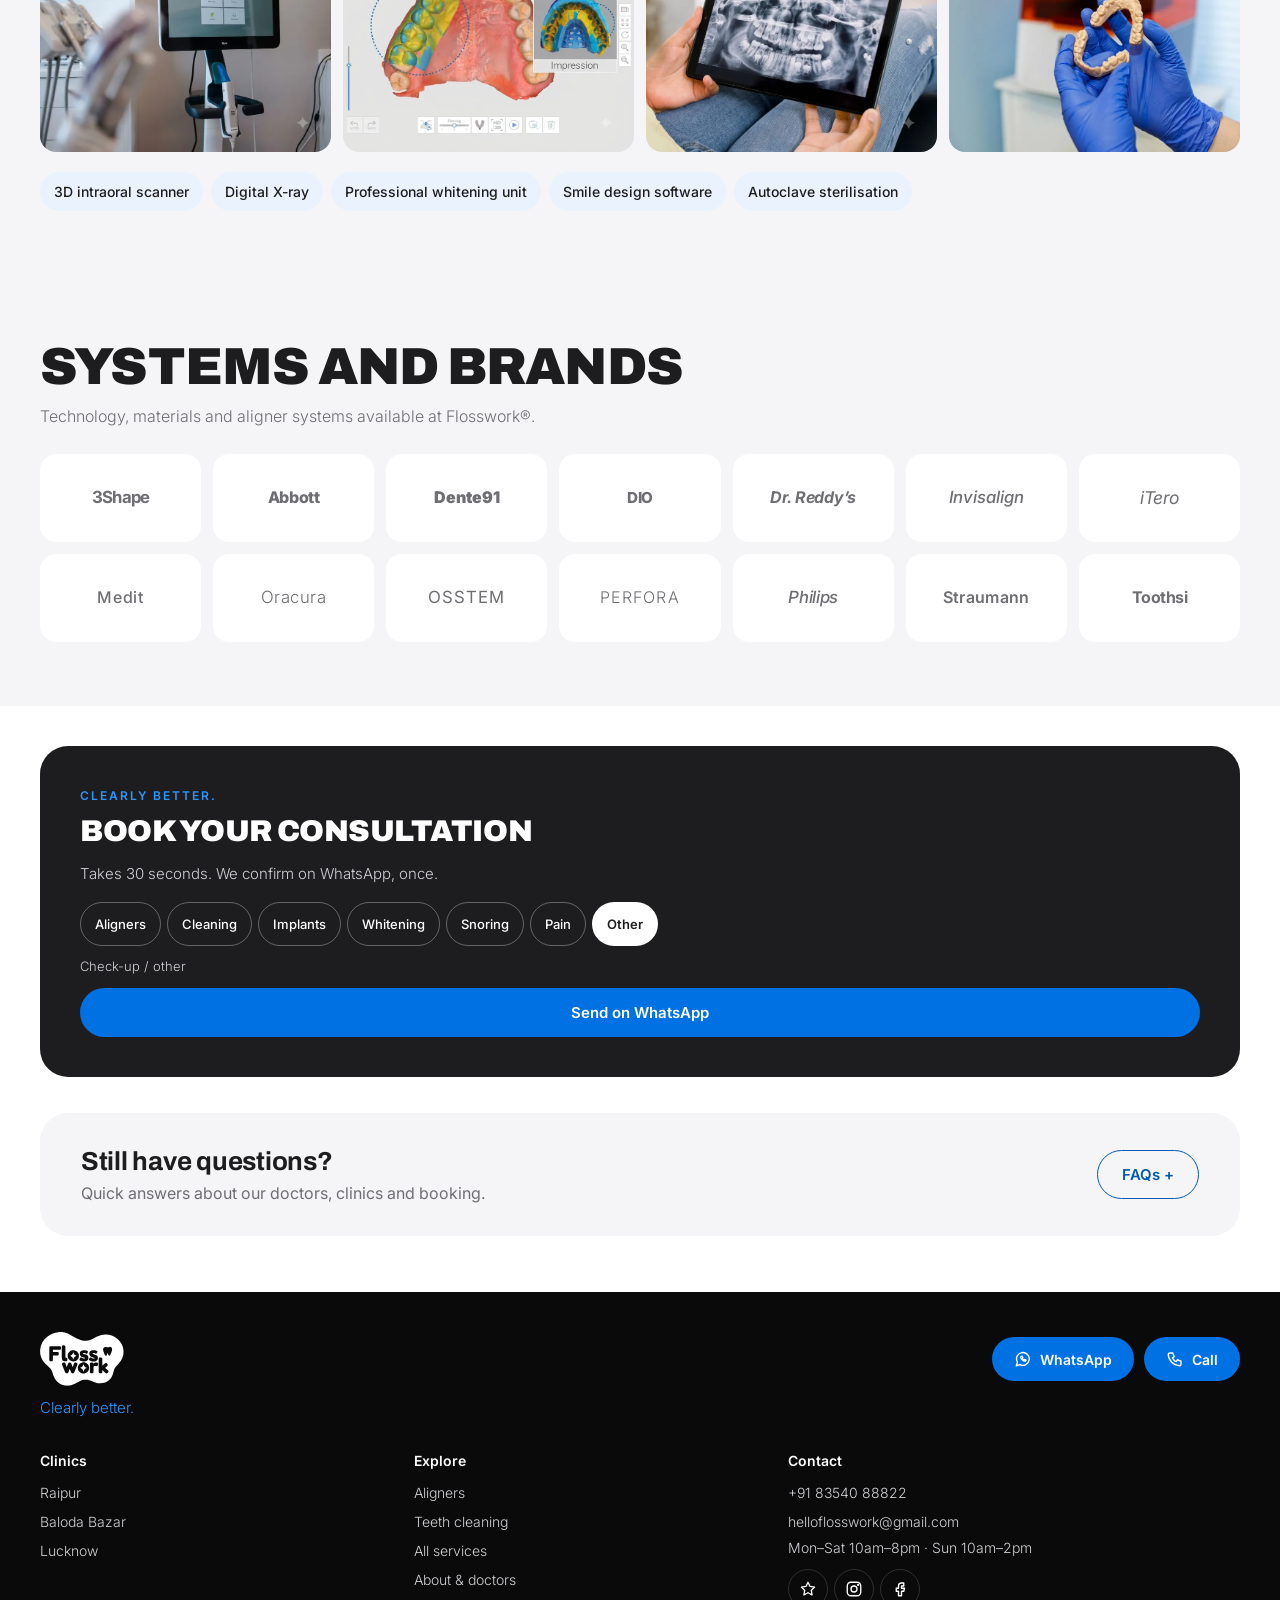
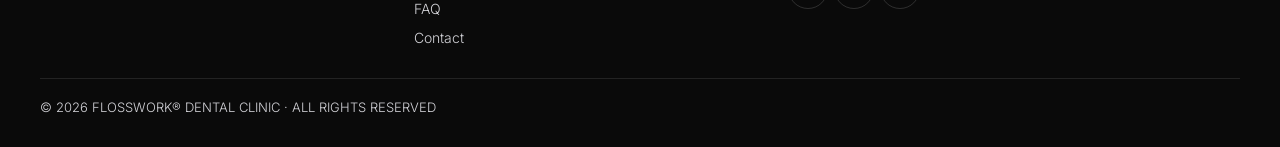
<file: about.html>
<!doctype html>
<html lang="en-IN">
<head>
<meta charset="utf-8">
<meta name="viewport" content="width=device-width, initial-scale=1">
<meta name="robots" content="index,follow,max-image-preview:large">
<title>About Flosswork | Dr. Priyesh Gupta &amp; Dr. Nehal Saraf</title>
<meta name="description" content="Meet Dr. Priyesh Gupta (MDS, Prosthodontist) and Dr. Nehal Saraf (MDS, Orthodontist) at Flosswork Dental Clinic in Raipur, Baloda Bazar and Lucknow.">
<link rel="canonical" href="https://flosswork.in/about">
<link rel="icon" href="favicon.svg" type="image/svg+xml">
<link rel="icon" href="favicon-48.png" type="image/png" sizes="48x48">
<link rel="icon" href="favicon-192.png" type="image/png" sizes="192x192">
<link rel="apple-touch-icon" href="apple-touch-icon.png">
<meta property="og:type" content="website">
<meta property="og:site_name" content="Flosswork Dental Clinic">
<meta property="og:url" content="https://flosswork.in/about">
<meta property="og:title" content="About Flosswork | Dr. Priyesh Gupta &amp; Dr. Nehal Saraf">
<meta property="og:description" content="Meet Dr. Priyesh Gupta (MDS, Prosthodontist) and Dr. Nehal Saraf (MDS, Orthodontist) at Flosswork Dental Clinic in Raipur, Baloda Bazar and Lucknow.">
<meta property="og:locale" content="en_IN">
<meta property="og:image" content="https://flosswork.in/images/og-about.jpg">
<meta property="og:image:width" content="1200">
<meta property="og:image:height" content="630">
<meta property="og:image:alt" content="About Flosswork Dental Clinic and its MDS doctors">
<meta name="twitter:card" content="summary_large_image">
<meta name="twitter:title" content="About Flosswork | Dr. Priyesh Gupta &amp; Dr. Nehal Saraf">
<meta name="twitter:description" content="Meet Dr. Priyesh Gupta (MDS, Prosthodontist) and Dr. Nehal Saraf (MDS, Orthodontist) at Flosswork Dental Clinic in Raipur, Baloda Bazar and Lucknow.">
<meta name="twitter:image" content="https://flosswork.in/images/og-about.jpg">
<meta name="twitter:image:alt" content="About Flosswork Dental Clinic and its MDS doctors">
<meta name="theme-color" content="#1d1d1f">
<link rel="preconnect" href="https://fonts.googleapis.com">
<link rel="preconnect" href="https://fonts.gstatic.com" crossorigin>
<link rel="preload" as="style" href="https://fonts.googleapis.com/css2?family=Archivo:wght@800;900&family=Fredoka:wght@500;600&family=Inter:wght@300;400;500;600;700&display=swap" onload="this.onload=null;this.rel='stylesheet'"><noscript><link rel="stylesheet" href="https://fonts.googleapis.com/css2?family=Archivo:wght@800;900&family=Fredoka:wght@500;600&family=Inter:wght@300;400;500;600;700&display=swap"></noscript>
<link rel="stylesheet" href="styles.css?v=4c87f79a">
<!--fw-festival-->
<script>(function(){var S={"enabled":true,"bv":"eb3df3ec","festivals":[{"id":"diwali-d","from":"2026-11-04","to":"2026-11-12","banner":{"text":"Shubh Deepavali from Flosswork","more":"wishing you a bright, healthy smile"},"v":"3dc98b79"}]},d=document,h=d.documentElement,pv=null,t,i,m;try{m=location.search.match(/[?&]festival=([\w-]+)/);if(m){if(m[1]==='off')sessionStorage.removeItem('fwFestival');else sessionStorage.setItem('fwFestival',m[1])}pv=sessionStorage.getItem('fwFestival')}catch(e){}if(pv){for(i=0;i<S.festivals.length;i++)if(S.festivals[i].id===pv)t=S.festivals[i]}else if(S.enabled){var n=new Intl.DateTimeFormat('en-CA',{timeZone:'Asia/Kolkata'}).format(new Date()),x;for(i=0;i<S.festivals.length;i++){x=S.festivals[i];if(n>=x.from&&n<=x.to)t=x}}if(!t)return;h.setAttribute('data-fw-festival',t.id);window.FW_FESTIVAL={id:t.id,banner:t.banner,preview:!!pv};d.write('<link rel="stylesheet" href="festival-themes/base.css?v='+S.bv+'"><link rel="stylesheet" href="festival-themes/'+t.id+'.css?v='+t.v+'">');['base',t.id].forEach(function(f){var s=d.createElement('script');s.src='festival-themes/'+f+'.js?v='+(f==='base'?S.bv:t.v);s.async=false;d.head.appendChild(s)})})();</script>
<!--/fw-festival-->
<script type="application/ld+json">{"@context":"https://schema.org","@graph":[{"@type":"Organization","@id":"https://flosswork.in/#organization","name":"Flosswork Dental Clinic","url":"https://flosswork.in/","slogan":"Clearly better.","foundingDate":"2023","logo":{"@type":"ImageObject","url":"https://flosswork.in/brand/icon.svg"},"email":"helloflosswork@gmail.com","telephone":"+918354088822","sameAs":["https://share.google/FxXZNT7AcuzzEOvvb","https://www.instagram.com/helloflosswork","https://www.facebook.com/share/1aPEa3Czvx/"],"contactPoint":[{"@type":"ContactPoint","telephone":"+918354088822","contactType":"customer service","areaServed":"IN","availableLanguage":"English"}],"founder":[{"@id":"https://flosswork.in/about#pg"},{"@id":"https://flosswork.in/about#ns"}]},{"@type":"WebSite","@id":"https://flosswork.in/#website","url":"https://flosswork.in/","name":"Flosswork Dental Clinic","inLanguage":"en-IN","publisher":{"@id":"https://flosswork.in/#organization"}},{"@type":"Person","@id":"https://flosswork.in/about#pg","name":"Dr. Priyesh Gupta","honorificPrefix":"Dr.","url":"https://flosswork.in/about","jobTitle":"Prosthodontist & Implant Surgeon","hasCredential":[{"@type":"EducationalOccupationalCredential","credentialCategory":"degree","name":"BDS"},{"@type":"EducationalOccupationalCredential","credentialCategory":"degree","name":"MDS"}],"knowsAbout":["Implants","Prosthodontics"],"worksFor":{"@id":"https://flosswork.in/#organization"}},{"@type":"Person","@id":"https://flosswork.in/about#ns","name":"Dr. Nehal Saraf","honorificPrefix":"Dr.","url":"https://flosswork.in/about","jobTitle":"Orthodontist & Aligner Specialist","hasCredential":[{"@type":"EducationalOccupationalCredential","credentialCategory":"degree","name":"BDS"},{"@type":"EducationalOccupationalCredential","credentialCategory":"degree","name":"MDS"}],"knowsAbout":["Clear aligners","Orthodontics"],"worksFor":{"@id":"https://flosswork.in/#organization"}},{"@type":"Dentist","@id":"https://flosswork.in/contact#raipur","name":"Flosswork Dental Clinic, Raipur","url":"https://flosswork.in/raipur","telephone":"+918354088822","email":"helloflosswork@gmail.com","image":"https://flosswork.in/images/hero-home.jpg","logo":"https://flosswork.in/brand/icon.svg","slogan":"Clearly better.","address":{"@type":"PostalAddress","streetAddress":"6, South Avenue, Opp. Dr. Bhagwat Hospital, Choubey Colony","addressLocality":"Raipur","addressRegion":"Chhattisgarh","postalCode":"492001","addressCountry":"IN"},"hasMap":"https://maps.google.com/?q=Flosswork+Dental+Clinic+Choubey+Colony+Raipur","areaServed":{"@type":"City","name":"Raipur"},"sameAs":["https://share.google/FxXZNT7AcuzzEOvvb","https://www.instagram.com/helloflosswork","https://www.facebook.com/share/1aPEa3Czvx/"],"parentOrganization":{"@id":"https://flosswork.in/#organization"},"geo":{"@type":"GeoCoordinates","latitude":21.2514,"longitude":81.6296},"openingHoursSpecification":[{"@type":"OpeningHoursSpecification","dayOfWeek":["Monday","Tuesday","Wednesday","Thursday","Friday","Saturday"],"opens":"10:00","closes":"20:00"},{"@type":"OpeningHoursSpecification","dayOfWeek":"Sunday","opens":"10:00","closes":"14:00"}],"aggregateRating":{"@type":"AggregateRating","ratingValue":"4.9","bestRating":"5","worstRating":"1","ratingCount":"122","reviewCount":"122","url":"https://share.google/FxXZNT7AcuzzEOvvb"}},{"@type":"Dentist","@id":"https://flosswork.in/contact#baloda","name":"Flosswork Dental Clinic, Baloda Bazar","url":"https://flosswork.in/baloda-bazar","telephone":"+918354088822","email":"helloflosswork@gmail.com","image":"https://flosswork.in/images/hero-home.jpg","logo":"https://flosswork.in/brand/icon.svg","slogan":"Clearly better.","address":{"@type":"PostalAddress","streetAddress":"Samadhan Health Centre, Gaurav Path, Opp. Shani Mandir","addressLocality":"Baloda Bazar","addressRegion":"Chhattisgarh","postalCode":"493332","addressCountry":"IN"},"hasMap":"https://maps.app.goo.gl/iLH7STLszU33iTbU9","areaServed":{"@type":"City","name":"Baloda Bazar"},"sameAs":["https://www.instagram.com/helloflosswork","https://www.facebook.com/share/1aPEa3Czvx/"],"parentOrganization":{"@id":"https://flosswork.in/#organization"},"containedInPlace":{"@type":"Place","name":"Samadhan Health Centre","address":{"@type":"PostalAddress","streetAddress":"Gaurav Path","addressLocality":"Baloda Bazar","postalCode":"493332","addressCountry":"IN"}},"openingHoursSpecification":[{"@type":"OpeningHoursSpecification","dayOfWeek":["Monday","Tuesday","Wednesday","Thursday","Friday","Saturday"],"opens":"10:00","closes":"20:00"},{"@type":"OpeningHoursSpecification","dayOfWeek":"Sunday","opens":"10:00","closes":"14:00"}]},{"@type":"Dentist","@id":"https://flosswork.in/contact#lucknow","name":"Flosswork Dental Clinic, Lucknow","url":"https://flosswork.in/lucknow","telephone":"+918354088822","email":"helloflosswork@gmail.com","image":"https://flosswork.in/images/hero-home.jpg","logo":"https://flosswork.in/brand/icon.svg","slogan":"Clearly better.","address":{"@type":"PostalAddress","streetAddress":"Sector F, Jankipuram","addressLocality":"Lucknow","addressRegion":"Uttar Pradesh","postalCode":"226021","addressCountry":"IN"},"hasMap":"https://maps.google.com/?q=Sector+F+Jankipuram+Lucknow+226021","areaServed":{"@type":"City","name":"Lucknow"},"sameAs":["https://www.instagram.com/helloflosswork","https://www.facebook.com/share/1aPEa3Czvx/"],"parentOrganization":{"@id":"https://flosswork.in/#organization"},"openingHoursSpecification":[{"@type":"OpeningHoursSpecification","dayOfWeek":["Monday","Tuesday","Wednesday","Thursday","Friday","Saturday"],"opens":"10:00","closes":"20:00"},{"@type":"OpeningHoursSpecification","dayOfWeek":"Sunday","opens":"10:00","closes":"14:00"}]},{"@type":"AboutPage","@id":"https://flosswork.in/about#webpage","url":"https://flosswork.in/about","name":"About Flosswork | Dr. Priyesh Gupta & Dr. Nehal Saraf","description":"Meet Dr. Priyesh Gupta (MDS, Prosthodontist) and Dr. Nehal Saraf (MDS, Orthodontist) at Flosswork Dental Clinic in Raipur, Baloda Bazar and Lucknow.","inLanguage":"en-IN","isPartOf":{"@id":"https://flosswork.in/#website"},"about":{"@id":"https://flosswork.in/#organization"},"breadcrumb":{"@id":"https://flosswork.in/about#breadcrumb"}},{"@type":"BreadcrumbList","@id":"https://flosswork.in/about#breadcrumb","itemListElement":[{"@type":"ListItem","position":1,"name":"Home","item":"https://flosswork.in/"},{"@type":"ListItem","position":2,"name":"About","item":"https://flosswork.in/about"}]}]}</script>
<script>(function(){var o=['index','aligners','cleaning','services'];function x(u){try{var n=new URL(u).pathname.split('/').pop().replace(/\.html$/,'')||'index';return o.indexOf(n)}catch(_){return-1}}
addEventListener('pageswap',function(e){if(!e.viewTransition||!e.activation||!e.activation.from||!e.activation.entry)return;var a=x(e.activation.from.url),b=x(e.activation.entry.url);if(a<0||b<0||a===b)return;var d=b>a?'fwd':'back';document.documentElement.classList.add('vt-'+d);try{sessionStorage.setItem('fwDir',d)}catch(_){}});
addEventListener('pagereveal',function(e){var d=null;try{d=sessionStorage.getItem('fwDir');sessionStorage.removeItem('fwDir')}catch(_){}if(!e.viewTransition)return;if(d)document.documentElement.classList.add('vt-'+d);e.viewTransition.finished.then(function(){document.documentElement.classList.remove('vt-fwd','vt-back')})})})();</script>
</head>
<body data-nav="solid">
<svg width="0" height="0" style="position:absolute" aria-hidden="true" focusable="false"><defs><symbol id="fw-icon" viewBox="183 533 1905 1226"><path fill="currentColor" fill-rule="evenodd" d="M 595.6 534.7 C 584.8 535.8 562 539.8 546.9 543.3 C 453.1 565.3 366.4 613.6 301.6 679.9 C 269.6 712.7 247.7 743.2 226.9 784.3 C 202.8 831.9 188.9 878.6 185.4 922.3 C 182 965.1 184.1 1019.5 190.1 1048.8 C 196.7 1081.4 209.6 1119.3 223.8 1147.6 C 250.8 1201.4 286.4 1244.4 353.1 1303.9 C 407.8 1352.5 426.9 1374.8 444.4 1410.5 C 454 1430.1 458.1 1440.7 472.3 1483.1 C 489 1532.3 499.2 1557.5 512.7 1582.6 C 540.9 1635 583.4 1679.5 634.4 1710.1 C 676.5 1735.5 724 1751.4 772.5 1756.6 C 790.7 1758.4 830.9 1758 848.9 1755.6 C 907.8 1747.8 953.5 1730.2 1028.6 1686.4 C 1071.6 1661.3 1098.8 1647.4 1123.5 1637.5 C 1154.1 1625.4 1170.3 1622.7 1214.7 1622.7 C 1270.1 1622.7 1283.7 1625.9 1394.8 1664.8 C 1473.2 1692.2 1491 1696.7 1530.9 1699.3 C 1575.4 1702.1 1618.6 1699.2 1644.9 1691.7 C 1697.7 1676.7 1746 1647.8 1778.4 1611.8 C 1795.6 1592.8 1809 1573.2 1821.7 1548.5 C 1834.5 1523.5 1840.3 1506.4 1854.8 1451.9 C 1867.4 1403.6 1875.7 1379.7 1886.4 1359.1 C 1898.1 1337 1903.6 1330.1 1948.7 1282.4 C 1993.1 1235.5 2013.2 1210.7 2033.1 1178.4 C 2058.5 1137.4 2078.1 1081.6 2083.8 1034.3 C 2093.6 954.5 2081 881.7 2045.6 811.7 C 2019.9 761 1981.3 713.6 1935.7 677 C 1832.2 593.8 1699.7 568.4 1564 605.6 C 1520.9 617.4 1490.8 630.3 1432.6 661.4 C 1349.3 706.1 1299.6 723.4 1236.3 730 C 1218.1 731.9 1186.3 731.4 1170.4 729.1 C 1104 719 1029.3 689.2 948.2 640.1 C 894 607.2 883.7 601.2 867.4 592.3 C 806.7 559.5 759.4 543.2 703.4 536 C 689.9 534.3 610 533.3 595.6 534.7 Z M 1790.4 872.7 C 1801.7 875.9 1804.9 877.5 1811.5 883.5 C 1819.1 890.5 1822.1 897 1824.5 912.8 L 1826.6 925.6 L 1824.5 939.8 C 1823.4 947.5 1821.3 957.7 1820.1 962.4 C 1815.5 979.1 1805.8 1006.7 1800.3 1019.2 C 1798.9 1022.3 1796.5 1027.8 1794.9 1031.4 C 1791.8 1038.8 1786.9 1049.4 1785.4 1052.2 C 1777.3 1067.4 1773.3 1071.7 1765.9 1073.5 C 1759.4 1075 1754.2 1073.5 1749 1068.5 C 1743.6 1063.2 1742.7 1061.2 1732.5 1030.5 C 1729.2 1020.6 1724.5 1016.2 1720 1018.7 C 1716.9 1020.3 1715.5 1023.4 1708.6 1043.7 C 1703.2 1060.3 1701.1 1064.9 1697.5 1068.6 C 1691.7 1074.6 1687 1075.7 1678.2 1073 C 1672.2 1071.2 1667.4 1066.1 1662.2 1055.8 C 1660.2 1051.8 1658.4 1048.3 1658 1048 C 1657.7 1047.7 1656.9 1046 1656.2 1044.2 C 1655.5 1042.4 1653.9 1038.5 1652.6 1035.7 C 1649.2 1028.1 1644.8 1017.6 1643.7 1014.4 C 1643.2 1012.8 1641.3 1008 1639.6 1003.6 C 1633.9 988.2 1625.8 962.4 1622.6 948.7 C 1617 924.5 1622 903.6 1636.5 889 C 1646 879.6 1657.7 874.6 1673 873.4 C 1681 872.7 1689.6 874.1 1702.9 877.9 C 1710.8 880.3 1713.8 880.7 1723.1 880.7 C 1732.6 880.7 1735 880.3 1742.1 877.9 C 1749.6 875.5 1761.8 871.9 1766.3 870.9 C 1772 869.7 1782 870.5 1790.4 872.7 Z M 1790.4 872.7"/></symbol></defs></svg>
<header class="nav" id="nav">
  <div class="wrap nav-in">
    <a class="logo" href="/" aria-label="Flosswork Dental Clinic home"><svg class="logo-mark" viewBox="0 0 1905 1226" aria-hidden="true"><use href="#fw-icon"/></svg><span class="logo-text"><span class="logo-name">Flosswork<sup>®</sup></span><span class="logo-sub">Dental Clinic</span></span></a>
    <nav class="l" aria-label="Main"><a href="/">Home</a><a href="/aligners">Aligners</a><a href="/cleaning">Cleaning</a><a href="/services">Services</a><a href="/about" aria-current="page">About</a><a href="/contact">Contact</a></nav>
    <div class="hdr-r">
      <a class="btn btn--call hdr-call" data-call href="tel:+918354088822" aria-label="Call Flosswork"><svg class="ic" viewBox="0 0 24 24" fill="none" stroke="currentColor" stroke-width="1.8" stroke-linecap="round" stroke-linejoin="round" aria-hidden="true"><path d="M5 4h4l2 5-2.5 1.5a11 11 0 0 0 5 5L15 13l5 2v4a2 2 0 0 1-2 2A16 16 0 0 1 3 6a2 2 0 0 1 2-2z"/></svg><span class="lbl">Call</span></a>
      <a class="btn btn--wa hdr-wa" href="#book" data-book aria-label="WhatsApp Flosswork"><svg class="ic" viewBox="0 0 24 24" fill="none" stroke="currentColor" stroke-width="1.8" stroke-linecap="round" stroke-linejoin="round" aria-hidden="true"><path d="M3 21l1.6-4.8A8.5 8.5 0 1 1 8 19.4L3 21z"/><path d="M9 9c0 3 3 6 6 6l1.2-1.5-2-1-1 .6c-.8-.4-1.700-1.300-2.100-2.100l.6-1-1-2z"/></svg><span class="lbl">WhatsApp</span></a>
    </div>
  </div>
</header>
<div class="drawer" id="drawer" role="dialog" aria-modal="true" aria-label="Menu"><button class="sheet-x" id="close-menu" type="button" aria-label="Close menu"></button><div class="sheet"><p class="sl">Explore</p><nav class="rows" aria-label="More pages"><a class="row" aria-current="page" href="/about"><span class="ti"><svg viewBox="0 0 24 24" fill="none" stroke="currentColor" stroke-width="1.8" stroke-linecap="round" stroke-linejoin="round" aria-hidden="true"><circle cx="9" cy="8" r="3.5"/><path d="M2.5 20c0-3.5 3-6 6.5-6s6.5 2.5 6.5 6M16 5a3.5 3.5 0 0 1 0 6.5M18 14.5c2 .8 3.5 2.8 3.5 5.5"/></svg></span><span class="tl">About us</span><svg class="go" viewBox="0 0 24 24" fill="none" stroke="currentColor" stroke-width="1.8" stroke-linecap="round" stroke-linejoin="round" aria-hidden="true"><path d="M9 6l6 6-6 6"/></svg></a><a class="row" href="/faq"><span class="ti"><svg viewBox="0 0 24 24" fill="none" stroke="currentColor" stroke-width="1.8" stroke-linecap="round" stroke-linejoin="round" aria-hidden="true"><circle cx="12" cy="12" r="9"/><path d="M9.5 9.5a2.5 2.5 0 1 1 3.5 2.3c-.7.4-1 .9-1 1.7M12 17h.01"/></svg></span><span class="tl">FAQ</span><svg class="go" viewBox="0 0 24 24" fill="none" stroke="currentColor" stroke-width="1.8" stroke-linecap="round" stroke-linejoin="round" aria-hidden="true"><path d="M9 6l6 6-6 6"/></svg></a><a class="row" href="/contact"><span class="ti"><svg viewBox="0 0 24 24" fill="none" stroke="currentColor" stroke-width="1.8" stroke-linecap="round" stroke-linejoin="round" aria-hidden="true"><path d="M12 21s7-6.2 7-11.5a7 7 0 0 0-14 0C5 14.8 12 21 12 21z"/><circle cx="12" cy="9.5" r="2.5"/></svg></span><span class="tl">Contact</span><svg class="go" viewBox="0 0 24 24" fill="none" stroke="currentColor" stroke-width="1.8" stroke-linecap="round" stroke-linejoin="round" aria-hidden="true"><path d="M9 6l6 6-6 6"/></svg></a></nav></div></div>
<main id="top">
<section class="phero phero--solo">
  <div class="wrap">
    <div>
      <div class="eyebrow">About us</div>
      <h1>Dentistry built around<strong>trust and results.</strong></h1>
      <p>Flosswork® was founded with a simple belief: dental care should be transparent, comfortable, and focused on long-term results.</p>
      <p>We created a practice where advanced technology, specialist expertise, and genuine patient relationships come together to deliver a better dental experience.</p>
    </div>
  </div>
</section>

<div class="wrap">
  <div class="data" data-trust role="group" aria-label="Clinic facts"><div class="rate"><b><span data-rating>4.9</span><i aria-hidden="true">★</i></b><span><span data-reviews>122</span>+ reviews</span></div><div><b>5,000+</b><span>Patients treated</span></div><div><b>200+</b><span>Aligner cases</span></div><div><b>MDS</b><span>Experts</span></div><div><b>Advanced</b><span>3D scanning</span></div><div><b>Premium</b><span>Comfortable care</span></div></div>
</div>

<section class="sec" id="doctors" aria-labelledby="d-h">
  <div class="wrap">
    <h2 class="hd" id="d-h">Led by MDS doctors</h2>
    <p class="sub">Every treatment at Flosswork® is delivered by a specialist.</p>
    <div class="dr" data-doctors><article class="d"><div class="av">PG</div><div><h3>Dr. Priyesh Gupta</h3><small class="q">BDS, MDS</small><small>Owner · Prosthodontist &amp; Implant Surgeon</small><div class="tags"><span>Implants</span><span>Prosthodontics</span></div></div></article><article class="d"><div class="av">NS</div><div><h3>Dr. Nehal Saraf</h3><small class="q">BDS, MDS</small><small>Co-owner · Orthodontist &amp; Aligner Specialist</small><div class="tags"><span>Clear aligners</span><span>Orthodontics</span></div></div></article></div>
  </div>
</section>

<section class="sec s" id="gallery" aria-labelledby="sp-h">
  <div class="wrap">
    <h2 class="hd" id="sp-h">Inside Flosswork®</h2>
    <p class="sub">A calm, sterile space with the tools for precise diagnosis.</p>
    <div class="gal"><picture><source type="image/webp" srcset="images/flosswork-1-480.webp 480w, images/flosswork-1-800.webp 800w, images/flosswork-1-1200.webp 1200w" sizes="(min-width:760px) 560px, 92vw"><img width="1200" height="896" src="images/flosswork-1.jpg" alt="Treatment room at Flosswork Dental Clinic" loading="lazy"></picture><picture><source type="image/webp" srcset="images/flosswork-2-480.webp 480w, images/flosswork-2-800.webp 800w, images/flosswork-2-1200.webp 1200w" sizes="(min-width:760px) 560px, 92vw"><img width="1200" height="896" src="images/flosswork-2.jpg" alt="Reception area at Flosswork Dental Clinic" loading="lazy"></picture><picture><source type="image/webp" srcset="images/flosswork-3-480.webp 480w, images/flosswork-3-800.webp 800w, images/flosswork-3-1200.webp 1200w" sizes="(min-width:760px) 560px, 92vw"><img width="1200" height="896" src="images/flosswork-3.jpg" alt="Sterilised instruments loaded into an autoclave" loading="lazy"></picture><picture><source type="image/webp" srcset="images/flosswork-4-480.webp 480w, images/flosswork-4-800.webp 800w, images/flosswork-4-1200.webp 1200w" sizes="(min-width:760px) 560px, 92vw"><img width="1200" height="896" src="images/flosswork-4.jpg" alt="Intraoral scanner for digital impressions" loading="lazy"></picture><picture><source type="image/webp" srcset="images/flosswork-5-480.webp 480w, images/flosswork-5-800.webp 800w, images/flosswork-5-1200.webp 1200w" sizes="(min-width:760px) 560px, 92vw"><img width="1200" height="896" src="images/flosswork-5.jpg" alt="Intraoral scanner with touchscreen" loading="lazy"></picture><picture><source type="image/webp" srcset="images/flosswork-6-480.webp 480w, images/flosswork-6-800.webp 800w, images/flosswork-6-1200.webp 1200w" sizes="(min-width:760px) 560px, 92vw"><img width="1200" height="896" src="images/flosswork-6.jpg" alt="3D digital impression of the upper teeth on screen" loading="lazy"></picture><picture><source type="image/webp" srcset="images/flosswork-7-480.webp 480w, images/flosswork-7-800.webp 800w, images/flosswork-7-1200.webp 1200w" sizes="(min-width:760px) 560px, 92vw"><img width="1200" height="896" src="images/flosswork-7.jpg" alt="Digital X-ray shown on a tablet" loading="lazy"></picture><picture><source type="image/webp" srcset="images/flosswork-8-480.webp 480w, images/flosswork-8-800.webp 800w, images/flosswork-8-1200.webp 1200w" sizes="(min-width:760px) 560px, 92vw"><img width="1200" height="896" src="images/flosswork-8.jpg" alt="3D-printed dental models" loading="lazy"></picture><div class="tools" data-equipment aria-label="Specialist tools"></div></div>
  </div>
</section>

<section class="sec s" id="partners" aria-labelledby="pa-h">
  <div class="wrap">
    <h2 class="hd" id="pa-h">Systems and brands</h2>
    <p class="sub">Technology, materials and aligner systems available at Flosswork®.</p>
    <div class="partners"><div class="l6">3Shape</div><div class="l8">Abbott</div><div class="l4">Dente91</div><div class="l11">DIO</div><div class="l9">Dr. Reddy’s</div><div class="l2">Invisalign</div><div class="l7">iTero</div><div class="l5">Medit</div><div class="l10">Oracura</div><div class="l13">Osstem</div><div class="l3">Perfora</div><div class="l14">Philips</div><div class="l12">Straumann</div><div class="l1">Toothsi</div></div>
  </div>
</section>

<div class="wrap book" id="book">
  <form class="form" id="form" novalidate aria-labelledby="f-h">
    <div id="form-body">
      <div class="tag">Clearly better.</div>
      <h2 class="hd" id="f-h">Book your consultation</h2>
      <p class="intro">Takes 30 seconds. We confirm on WhatsApp, once.</p>
      <div class="pl" id="p-need" role="group" aria-label="What do you need"></div>
      <p class="sumline" id="sum"></p>
      <button class="btn btn--wa send" id="send" type="submit">Send on WhatsApp</button>
    </div>
    <div class="done" id="done" role="status" hidden>
      <h2 class="hd">Thank you.</h2>
      <p>WhatsApp should have opened with your message. Press send and we’ll confirm your visit. If it didn’t open, use the button below.</p>
      <a class="btn btn--wa send" id="done-link" target="_blank" rel="noopener" style="width:auto;justify-self:start">Open WhatsApp</a>
      <button class="again" id="again" type="button">Make another booking</button>
    </div>
  </form>
</div>
</main>
<section class="faqban fbx" aria-labelledby="fb-h">
  <div class="wrap"><details class="in" id="faq-group">
    <summary><div><h2 id="fb-h">Still have questions?</h2><p>Quick answers about our doctors, clinics and booking.</p></div><span class="btn btn--line btn--accent"><span class="o">FAQs <span aria-hidden="true">+</span></span><span class="c">Hide FAQs <span aria-hidden="true">−</span></span></span></summary>
    <div class="qg-body"><div class="faq"><details class="q" id="fq-doctors"><summary><h3>Who will treat me?</h3></summary><div class="a"><p>Every treatment at Flosswork® is done by MDS-qualified doctors, who are specialists with a master’s degree in dentistry. You can read about the team on our <a href="/about#doctors">About page</a>.</p></div></details><details class="q" id="fq-where"><summary><h3>Where is Flosswork® Dental Clinic located?</h3></summary><div class="a"><p>Flosswork® has three clinics: <b>Raipur</b> (6, South Avenue, Opp. Dr. Bhagwat Hospital, Choubey Colony, 492001), <b>Baloda Bazar</b> (Samadhan Health Centre, Gaurav Path, Opp. Shani Mandir, 493332) and <b>Lucknow</b> (Sector F, Jankipuram, 226021).</p><p>Directions for each clinic are on our <a href="/contact">contact page</a>.</p></div></details><details class="q" id="fq-hours"><summary><h3>What are your opening hours?</h3></summary><div class="a"><p>We’re open <b>Monday to Saturday, 10am to 8pm</b>, and <b>Sunday, 10am to 2pm</b>. There’s no lunch break, so you can come in any time during those hours.</p></div></details><details class="q" id="fq-book"><summary><h3>How do I book an appointment?</h3></summary><div class="a"><p>The quickest way is WhatsApp: choose what you need on our <a href="/contact">contact page</a> and a message is ready to send. You can also call <a href="tel:+918354088822">+91 83540 88822</a> or walk in. Most patients get an appointment within 24 hours.</p><p>We confirm your visit on WhatsApp once, with no repeated calls.</p></div></details></div><div class="qg-more"><a class="btn btn--line btn--accent" href="/faq">Read all FAQs <span aria-hidden="true">→</span></a></div></div>
  </details></div>
</section>
<script>(function(){var g=document.getElementById('faq-group');if(!g)return;function o(){var h=location.hash.slice(1),e=h&&document.getElementById(h);if(e&&g.contains(e)){g.open=true;if(e.tagName==='DETAILS')e.open=true;e.scrollIntoView()}}o();addEventListener('hashchange',o)})();</script>
<footer class="foot">
  <div class="wrap">
    <div class="foot-top">
      <div class="brand"><svg class="foot-mark" viewBox="0 0 384 246" role="img" aria-label="Flosswork"><use href="brand/wordmark-sprite.svg#fw-word"/></svg><em>Clearly better.</em></div>
      <div class="fbtns"><a class="fbtn" href="#book" data-book aria-label="WhatsApp Flosswork"><svg class="ic" viewBox="0 0 24 24" fill="none" stroke="currentColor" stroke-width="1.8" stroke-linecap="round" stroke-linejoin="round" aria-hidden="true"><path d="M3 21l1.6-4.8A8.5 8.5 0 1 1 8 19.4L3 21z"/><path d="M9 9c0 3 3 6 6 6l1.2-1.5-2-1-1 .6c-.8-.4-1.700-1.300-2.100-2.100l.6-1-1-2z"/></svg>WhatsApp</a><a class="fbtn" data-call href="tel:+918354088822" aria-label="Call Flosswork"><svg class="ic" viewBox="0 0 24 24" fill="none" stroke="currentColor" stroke-width="1.8" stroke-linecap="round" stroke-linejoin="round" aria-hidden="true"><path d="M5 4h4l2 5-2.5 1.5a11 11 0 0 0 5 5L15 13l5 2v4a2 2 0 0 1-2 2A16 16 0 0 1 3 6a2 2 0 0 1 2-2z"/></svg>Call</a></div>
    </div>
    <div class="g">
      <div><b>Clinics</b><a href="/raipur">Raipur</a><a href="/baloda-bazar">Baloda Bazar</a><a href="/lucknow">Lucknow</a></div>
      <div><b>Explore</b><a href="/aligners">Aligners</a><a href="/cleaning">Teeth cleaning</a><a href="/services">All services</a><a href="/about">About &amp; doctors</a><a href="/faq">FAQ</a><a href="/contact">Contact</a></div>
      <div><b>Contact</b><a data-phone href="tel:+918354088822">+91 83540 88822</a><a href="mailto:helloflosswork@gmail.com">helloflosswork@gmail.com</a><span data-hours>Mon–Sat 10am–8pm · Sun 10am–2pm</span><div class="soc"><a data-gmb href="https://share.google/FxXZNT7AcuzzEOvvb" target="_blank" rel="noopener" aria-label="Google reviews"><svg class="ic" viewBox="0 0 24 24" fill="none" stroke="currentColor" stroke-width="1.8" stroke-linecap="round" stroke-linejoin="round" aria-hidden="true"><path d="M12 3l2.7 5.6 6.1.9-4.4 4.3 1 6.1L12 17l-5.4 2.9 1-6.1L3.2 9.5l6.1-.9L12 3z"/></svg></a><a href="https://www.instagram.com/helloflosswork" target="_blank" rel="noopener" aria-label="Instagram"><svg class="ic" viewBox="0 0 24 24" fill="none" stroke="currentColor" stroke-width="1.8" stroke-linecap="round" stroke-linejoin="round" aria-hidden="true"><rect x="3" y="3" width="18" height="18" rx="5"/><circle cx="12" cy="12" r="4"/><circle cx="17.5" cy="6.5" r=".6" fill="currentColor"/></svg></a><a href="https://www.facebook.com/share/1aPEa3Czvx/" target="_blank" rel="noopener" aria-label="Facebook"><svg class="ic" viewBox="0 0 24 24" fill="none" stroke="currentColor" stroke-width="1.8" stroke-linecap="round" stroke-linejoin="round" aria-hidden="true"><path d="M14 8h3V4h-3a4 4 0 0 0-4 4v3H7v4h3v6h4v-6h3l1-4h-4V8z"/></svg></a></div></div>
    </div>
    <div class="copy">© 2026 FLOSSWORK® DENTAL CLINIC · ALL RIGHTS RESERVED</div>
  </div>
</footer>
<div class="fabx" id="fab" role="group" aria-label="Contact us"><div class="fabx-pill"><a class="seg call" data-call href="tel:+918354088822" aria-label="Call Flosswork"><svg class="ic" viewBox="0 0 24 24" fill="none" stroke="currentColor" stroke-width="1.8" stroke-linecap="round" stroke-linejoin="round" aria-hidden="true"><path d="M5 4h4l2 5-2.5 1.5a11 11 0 0 0 5 5L15 13l5 2v4a2 2 0 0 1-2 2A16 16 0 0 1 3 6a2 2 0 0 1 2-2z"/></svg><span class="lbl">Call</span></a><a class="seg wa" href="#book" data-book aria-label="WhatsApp Flosswork"><svg class="ic" viewBox="0 0 24 24" fill="none" stroke="currentColor" stroke-width="1.8" stroke-linecap="round" stroke-linejoin="round" aria-hidden="true"><path d="M3 21l1.6-4.8A8.5 8.5 0 1 1 8 19.4L3 21z"/><path d="M9 9c0 3 3 6 6 6l1.2-1.5-2-1-1 .6c-.8-.4-1.7-1.3-2.1-2.1l.6-1-1-2z"/></svg><span class="lbl">WhatsApp</span></a></div></div>
<nav class="tabbar" id="bar" aria-label="Quick links" style="--i:4"><span class="tab-ind" aria-hidden="true"></span><a class="tab" href="/"><svg viewBox="0 0 24 24" fill="none" stroke="currentColor" stroke-width="1.8" stroke-linecap="round" stroke-linejoin="round" aria-hidden="true"><path d="M3 11l9-8 9 8M5 10v10h14V10M10 20v-6h4v6"/></svg><span>Home</span></a><a class="tab" href="/aligners"><svg viewBox="0 0 24 24" fill="none" stroke="currentColor" stroke-width="1.8" stroke-linecap="round" stroke-linejoin="round" aria-hidden="true"><path d="M12 3l1.8 5.2L19 10l-5.2 1.8L12 17l-1.8-5.2L5 10l5.2-1.8zM19 16l.8 2.2L22 19l-2.2.8L19 22l-.8-2.2L16 19l2.2-.8z"/></svg><span>Aligners</span></a><a class="tab" href="/cleaning"><svg viewBox="0 0 24 24" fill="none" stroke="currentColor" stroke-width="1.8" stroke-linecap="round" stroke-linejoin="round" aria-hidden="true"><path d="M12 3s6 6.2 6 10.5a6 6 0 0 1-12 0C6 9.2 12 3 12 3z"/></svg><span>Cleaning</span></a><a class="tab" href="/services"><svg viewBox="0 0 24 24" fill="none" stroke="currentColor" stroke-width="1.8" stroke-linecap="round" stroke-linejoin="round" aria-hidden="true"><path d="M7 3c-2.5 0-4 2-4 4.5 0 2 1 3.5 1.5 6S5.5 21 7.5 21c1.5 0 1.5-4 4.5-4s3 4 4.5 4c2 0 2.5-4.5 3-7s1.5-4 1.5-6.5C21 5 19.5 3 17 3c-2 0-3 1-5 1S9 3 7 3z"/></svg><span>Services</span></a><button class="tab" id="menu-btn" type="button" aria-current="page" aria-label="Open menu" aria-expanded="false" aria-controls="drawer"><svg viewBox="0 0 24 24" fill="none" stroke="currentColor" stroke-width="1.8" stroke-linecap="round" stroke-linejoin="round" aria-hidden="true"><path d="M4 7h16M4 12h16M4 17h16"/></svg><span>Menu</span></button></nav>
<script src="config.js?v=bb67164a" defer></script>
<script src="app.js?v=75b82992" defer></script>
</body>
</html>
</file>
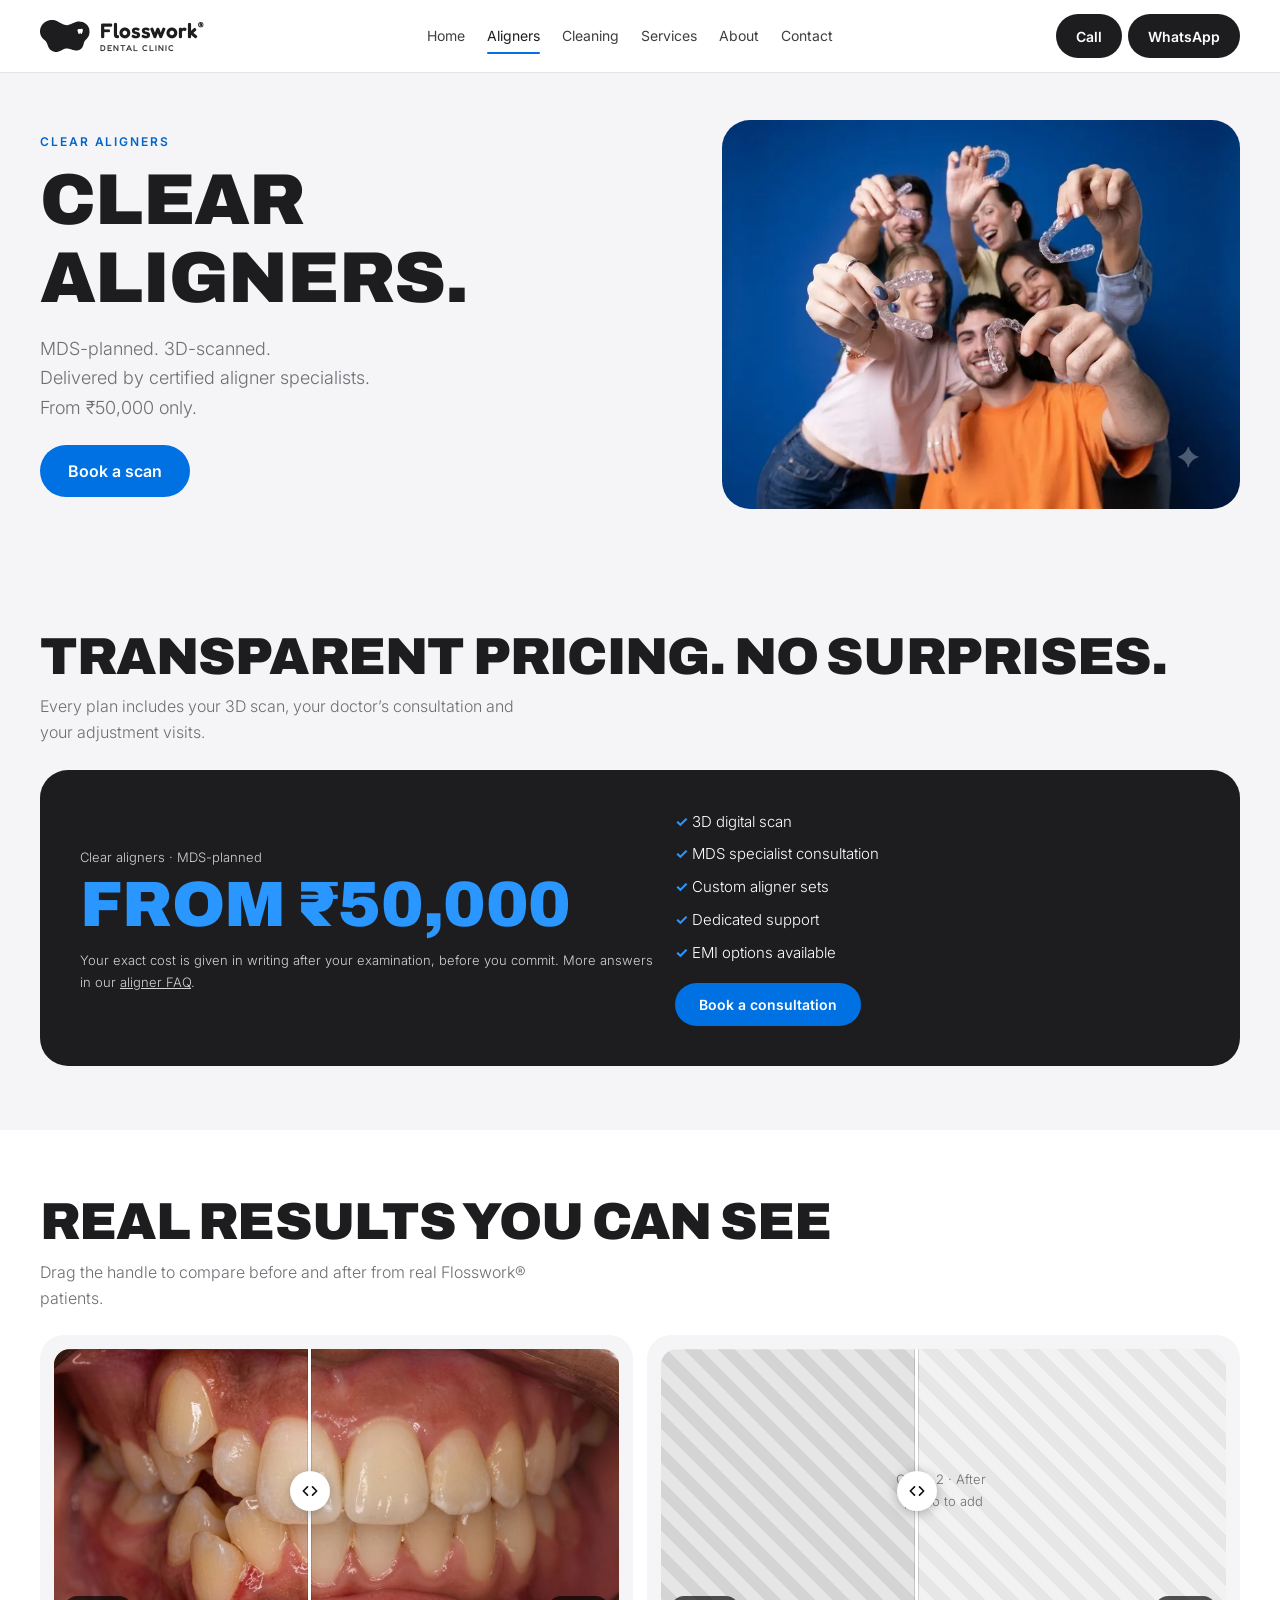
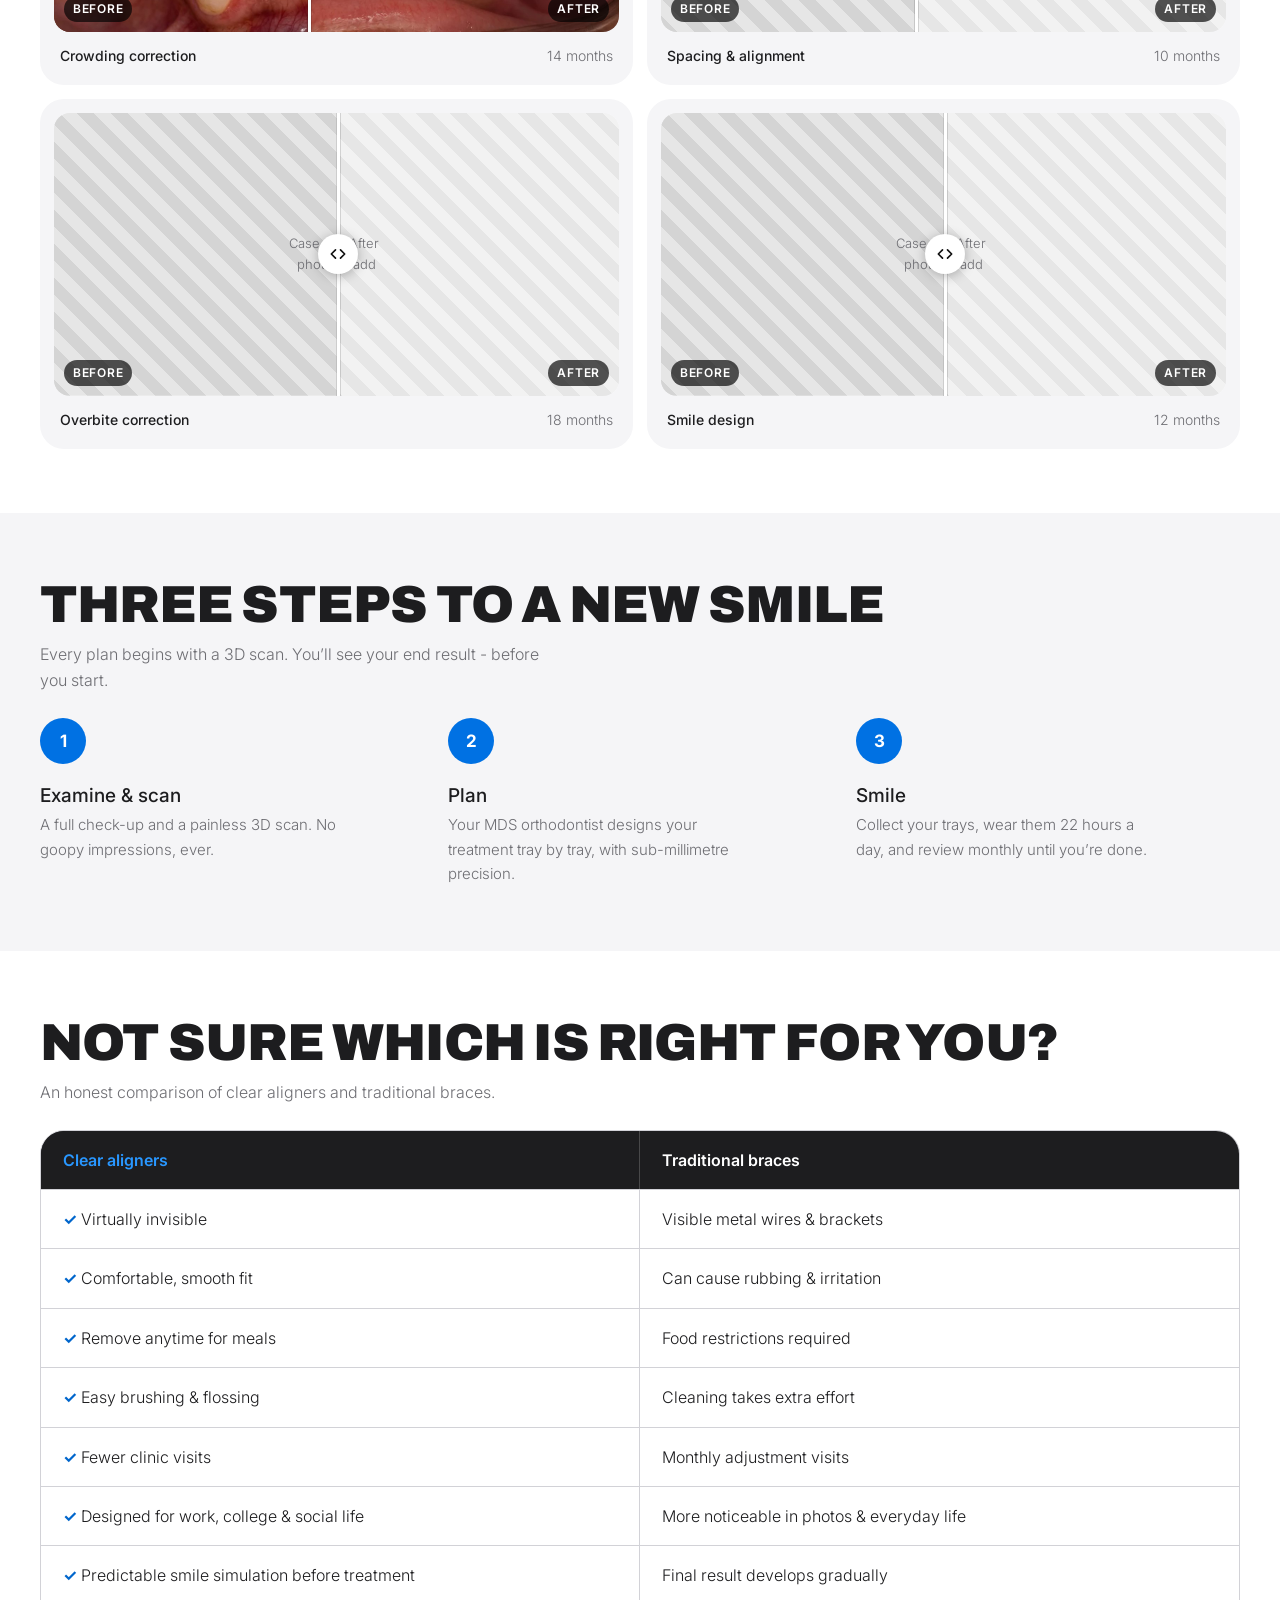
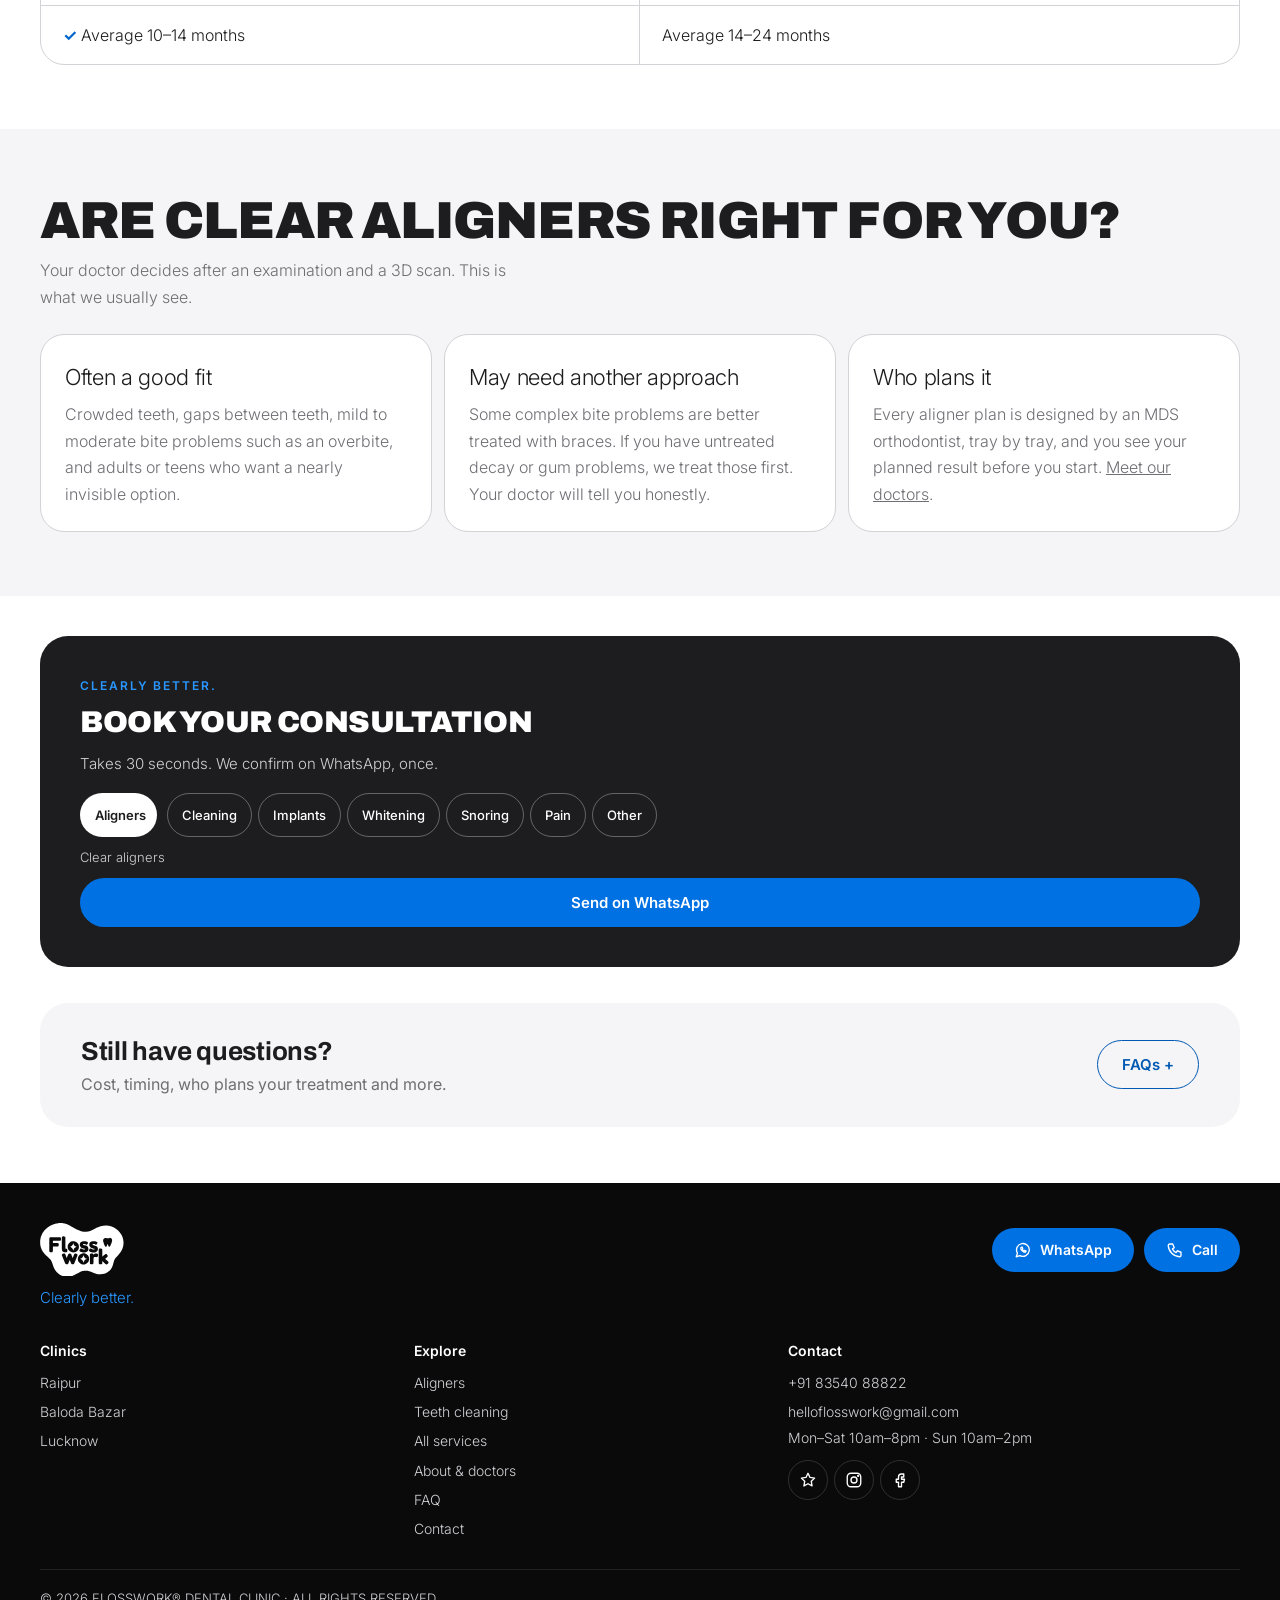
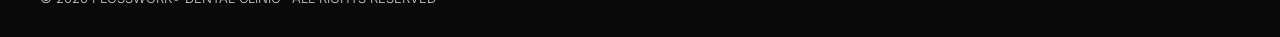
<file: aligners.html>
<!doctype html>
<html lang="en-IN">
<head>
<meta charset="utf-8">
<meta name="viewport" content="width=device-width, initial-scale=1">
<meta name="robots" content="index,follow,max-image-preview:large">
<title>Clear Aligners from ₹50,000 | Raipur, Baloda Bazar, Lucknow</title>
<meta name="description" content="Clear aligners in Raipur, Baloda Bazar and Lucknow, planned by an MDS orthodontist after a full exam. From ₹50,000 with EMI. Written quote first.">
<link rel="canonical" href="https://flosswork.in/aligners">
<link rel="icon" href="favicon.svg" type="image/svg+xml">
<link rel="icon" href="favicon-48.png" type="image/png" sizes="48x48">
<link rel="icon" href="favicon-192.png" type="image/png" sizes="192x192">
<link rel="apple-touch-icon" href="apple-touch-icon.png">
<meta property="og:type" content="website">
<meta property="og:site_name" content="Flosswork Dental Clinic">
<meta property="og:url" content="https://flosswork.in/aligners">
<meta property="og:title" content="Clear Aligners from ₹50,000 | Raipur, Baloda Bazar, Lucknow">
<meta property="og:description" content="Clear aligners in Raipur, Baloda Bazar and Lucknow, planned by an MDS orthodontist after a full exam. From ₹50,000 with EMI. Written quote first.">
<meta property="og:locale" content="en_IN">
<meta property="og:image" content="https://flosswork.in/images/og-aligners.jpg">
<meta property="og:image:width" content="1200">
<meta property="og:image:height" content="630">
<meta property="og:image:alt" content="Clear aligners from ₹50,000 at Flosswork Dental Clinic">
<meta name="twitter:card" content="summary_large_image">
<meta name="twitter:title" content="Clear Aligners from ₹50,000 | Raipur, Baloda Bazar, Lucknow">
<meta name="twitter:description" content="Clear aligners in Raipur, Baloda Bazar and Lucknow, planned by an MDS orthodontist after a full exam. From ₹50,000 with EMI. Written quote first.">
<meta name="twitter:image" content="https://flosswork.in/images/og-aligners.jpg">
<meta name="twitter:image:alt" content="Clear aligners from ₹50,000 at Flosswork Dental Clinic">
<meta name="theme-color" content="#1d1d1f">
<link rel="preconnect" href="https://fonts.googleapis.com">
<link rel="preconnect" href="https://fonts.gstatic.com" crossorigin>
<link rel="preload" as="style" href="https://fonts.googleapis.com/css2?family=Archivo:wght@800;900&family=Fredoka:wght@500;600&family=Inter:wght@300;400;500;600;700&display=swap" onload="this.onload=null;this.rel='stylesheet'"><noscript><link rel="stylesheet" href="https://fonts.googleapis.com/css2?family=Archivo:wght@800;900&family=Fredoka:wght@500;600&family=Inter:wght@300;400;500;600;700&display=swap"></noscript>
<link rel="preload" as="image" type="image/webp" imagesrcset="images/hero-aligners-480.webp 480w, images/hero-aligners-800.webp 800w, images/hero-aligners-1200.webp 1200w" imagesizes="(min-width:760px) 560px, 92vw" fetchpriority="high">
<link rel="stylesheet" href="styles.css?v=4c87f79a">
<!--fw-festival-->
<script>(function(){var S={"enabled":true,"bv":"eb3df3ec","festivals":[{"id":"diwali-d","from":"2026-11-04","to":"2026-11-12","banner":{"text":"Shubh Deepavali from Flosswork","more":"wishing you a bright, healthy smile"},"v":"3dc98b79"}]},d=document,h=d.documentElement,pv=null,t,i,m;try{m=location.search.match(/[?&]festival=([\w-]+)/);if(m){if(m[1]==='off')sessionStorage.removeItem('fwFestival');else sessionStorage.setItem('fwFestival',m[1])}pv=sessionStorage.getItem('fwFestival')}catch(e){}if(pv){for(i=0;i<S.festivals.length;i++)if(S.festivals[i].id===pv)t=S.festivals[i]}else if(S.enabled){var n=new Intl.DateTimeFormat('en-CA',{timeZone:'Asia/Kolkata'}).format(new Date()),x;for(i=0;i<S.festivals.length;i++){x=S.festivals[i];if(n>=x.from&&n<=x.to)t=x}}if(!t)return;h.setAttribute('data-fw-festival',t.id);window.FW_FESTIVAL={id:t.id,banner:t.banner,preview:!!pv};d.write('<link rel="stylesheet" href="festival-themes/base.css?v='+S.bv+'"><link rel="stylesheet" href="festival-themes/'+t.id+'.css?v='+t.v+'">');['base',t.id].forEach(function(f){var s=d.createElement('script');s.src='festival-themes/'+f+'.js?v='+(f==='base'?S.bv:t.v);s.async=false;d.head.appendChild(s)})})();</script>
<!--/fw-festival-->
<script type="application/ld+json">{"@context":"https://schema.org","@graph":[{"@type":"Organization","@id":"https://flosswork.in/#organization","name":"Flosswork Dental Clinic","url":"https://flosswork.in/","slogan":"Clearly better.","foundingDate":"2023","logo":{"@type":"ImageObject","url":"https://flosswork.in/brand/icon.svg"},"email":"helloflosswork@gmail.com","telephone":"+918354088822","sameAs":["https://share.google/FxXZNT7AcuzzEOvvb","https://www.instagram.com/helloflosswork","https://www.facebook.com/share/1aPEa3Czvx/"],"contactPoint":[{"@type":"ContactPoint","telephone":"+918354088822","contactType":"customer service","areaServed":"IN","availableLanguage":"English"}],"founder":[{"@id":"https://flosswork.in/about#pg"},{"@id":"https://flosswork.in/about#ns"}]},{"@type":"WebSite","@id":"https://flosswork.in/#website","url":"https://flosswork.in/","name":"Flosswork Dental Clinic","inLanguage":"en-IN","publisher":{"@id":"https://flosswork.in/#organization"}},{"@type":"Person","@id":"https://flosswork.in/about#pg","name":"Dr. Priyesh Gupta","honorificPrefix":"Dr.","url":"https://flosswork.in/about","jobTitle":"Prosthodontist & Implant Surgeon","hasCredential":[{"@type":"EducationalOccupationalCredential","credentialCategory":"degree","name":"BDS"},{"@type":"EducationalOccupationalCredential","credentialCategory":"degree","name":"MDS"}],"knowsAbout":["Implants","Prosthodontics"],"worksFor":{"@id":"https://flosswork.in/#organization"}},{"@type":"Person","@id":"https://flosswork.in/about#ns","name":"Dr. Nehal Saraf","honorificPrefix":"Dr.","url":"https://flosswork.in/about","jobTitle":"Orthodontist & Aligner Specialist","hasCredential":[{"@type":"EducationalOccupationalCredential","credentialCategory":"degree","name":"BDS"},{"@type":"EducationalOccupationalCredential","credentialCategory":"degree","name":"MDS"}],"knowsAbout":["Clear aligners","Orthodontics"],"worksFor":{"@id":"https://flosswork.in/#organization"}},{"@type":"Service","name":"Clear aligners","serviceType":"Orthodontic treatment","provider":{"@id":"https://flosswork.in/#organization"},"areaServed":[{"@type":"City","name":"Raipur"},{"@type":"City","name":"Baloda Bazar"},{"@type":"City","name":"Lucknow"}],"url":"https://flosswork.in/aligners","offers":{"@type":"AggregateOffer","priceCurrency":"INR","lowPrice":50000,"offerCount":1}},{"@type":"FAQPage","@id":"https://flosswork.in/aligners#faq","url":"https://flosswork.in/aligners","inLanguage":"en-IN","mainEntity":[{"@type":"Question","name":"How much do clear aligners cost in Raipur, Baloda Bazar and Lucknow?","acceptedAnswer":{"@type":"Answer","text":"<p>Clear aligners at Flosswork® start from <strong>₹50,000</strong>. Your exact cost depends on your teeth, and we give it to you <strong>in writing after your examination</strong>, before you commit. EMI options are available.</p><p>See what’s included on the <a href=\"https://flosswork.in/aligners#pricing\">aligners pricing section</a>.</p>"}},{"@type":"Question","name":"How long does aligner treatment take?","acceptedAnswer":{"@type":"Answer","text":"<p>Aligner treatment usually takes about <strong>10 to 14 months</strong>, depending on your case. You wear the trays around 22 hours a day, take them out to eat, and come in for regular reviews until you’re done.</p>"}},{"@type":"Question","name":"Who plans my aligner treatment?","acceptedAnswer":{"@type":"Answer","text":"<p>Your treatment is planned by an <strong>MDS orthodontist</strong>, tray by tray, after a full examination. You can meet our doctors on the <a href=\"https://flosswork.in/about#doctors\">About page</a>.</p>"}},{"@type":"Question","name":"How do I know if I’m a candidate for aligners?","acceptedAnswer":{"@type":"Answer","text":"<p>Book a consultation. Your doctor will examine your teeth and gums and take a 3D scan, so no messy impressions. You’ll then know whether aligners suit you, what the plan looks like and what it costs.</p><p>Start on the <a href=\"https://flosswork.in/aligners\">clear aligners page</a>.</p>"}}]},{"@type":"WebPage","@id":"https://flosswork.in/aligners#webpage","url":"https://flosswork.in/aligners","name":"Clear Aligners from ₹50,000 | Raipur, Baloda Bazar, Lucknow","description":"Clear aligners in Raipur, Baloda Bazar and Lucknow, planned by an MDS orthodontist after a full exam. From ₹50,000 with EMI. Written quote first.","inLanguage":"en-IN","isPartOf":{"@id":"https://flosswork.in/#website"},"about":{"@id":"https://flosswork.in/#organization"},"breadcrumb":{"@id":"https://flosswork.in/aligners#breadcrumb"}},{"@type":"BreadcrumbList","@id":"https://flosswork.in/aligners#breadcrumb","itemListElement":[{"@type":"ListItem","position":1,"name":"Home","item":"https://flosswork.in/"},{"@type":"ListItem","position":2,"name":"Aligners","item":"https://flosswork.in/aligners"}]}]}</script>
<script>(function(){var o=['index','aligners','cleaning','services'];function x(u){try{var n=new URL(u).pathname.split('/').pop().replace(/\.html$/,'')||'index';return o.indexOf(n)}catch(_){return-1}}
addEventListener('pageswap',function(e){if(!e.viewTransition||!e.activation||!e.activation.from||!e.activation.entry)return;var a=x(e.activation.from.url),b=x(e.activation.entry.url);if(a<0||b<0||a===b)return;var d=b>a?'fwd':'back';document.documentElement.classList.add('vt-'+d);try{sessionStorage.setItem('fwDir',d)}catch(_){}});
addEventListener('pagereveal',function(e){var d=null;try{d=sessionStorage.getItem('fwDir');sessionStorage.removeItem('fwDir')}catch(_){}if(!e.viewTransition)return;if(d)document.documentElement.classList.add('vt-'+d);e.viewTransition.finished.then(function(){document.documentElement.classList.remove('vt-fwd','vt-back')})})})();</script>
</head>
<body data-page-need="aligners" data-nav="solid">
<svg width="0" height="0" style="position:absolute" aria-hidden="true" focusable="false"><defs><symbol id="fw-icon" viewBox="183 533 1905 1226"><path fill="currentColor" fill-rule="evenodd" d="M 595.6 534.7 C 584.8 535.8 562 539.8 546.9 543.3 C 453.1 565.3 366.4 613.6 301.6 679.9 C 269.6 712.7 247.7 743.2 226.9 784.3 C 202.8 831.9 188.9 878.6 185.4 922.3 C 182 965.1 184.1 1019.5 190.1 1048.8 C 196.7 1081.4 209.6 1119.3 223.8 1147.6 C 250.8 1201.4 286.4 1244.4 353.1 1303.9 C 407.8 1352.5 426.9 1374.8 444.4 1410.5 C 454 1430.1 458.1 1440.7 472.3 1483.1 C 489 1532.3 499.2 1557.5 512.7 1582.6 C 540.9 1635 583.4 1679.5 634.4 1710.1 C 676.5 1735.5 724 1751.4 772.5 1756.6 C 790.7 1758.4 830.9 1758 848.9 1755.6 C 907.8 1747.8 953.5 1730.2 1028.6 1686.4 C 1071.6 1661.3 1098.8 1647.4 1123.5 1637.5 C 1154.1 1625.4 1170.3 1622.7 1214.7 1622.7 C 1270.1 1622.7 1283.7 1625.9 1394.8 1664.8 C 1473.2 1692.2 1491 1696.7 1530.9 1699.3 C 1575.4 1702.1 1618.6 1699.2 1644.9 1691.7 C 1697.7 1676.7 1746 1647.8 1778.4 1611.8 C 1795.6 1592.8 1809 1573.2 1821.7 1548.5 C 1834.5 1523.5 1840.3 1506.4 1854.8 1451.9 C 1867.4 1403.6 1875.7 1379.7 1886.4 1359.1 C 1898.1 1337 1903.6 1330.1 1948.7 1282.4 C 1993.1 1235.5 2013.2 1210.7 2033.1 1178.4 C 2058.5 1137.4 2078.1 1081.6 2083.8 1034.3 C 2093.6 954.5 2081 881.7 2045.6 811.7 C 2019.9 761 1981.3 713.6 1935.7 677 C 1832.2 593.8 1699.7 568.4 1564 605.6 C 1520.9 617.4 1490.8 630.3 1432.6 661.4 C 1349.3 706.1 1299.6 723.4 1236.3 730 C 1218.1 731.9 1186.3 731.4 1170.4 729.1 C 1104 719 1029.3 689.2 948.2 640.1 C 894 607.2 883.7 601.2 867.4 592.3 C 806.7 559.5 759.4 543.2 703.4 536 C 689.9 534.3 610 533.3 595.6 534.7 Z M 1790.4 872.7 C 1801.7 875.9 1804.9 877.5 1811.5 883.5 C 1819.1 890.5 1822.1 897 1824.5 912.8 L 1826.6 925.6 L 1824.5 939.8 C 1823.4 947.5 1821.3 957.7 1820.1 962.4 C 1815.5 979.1 1805.8 1006.7 1800.3 1019.2 C 1798.9 1022.3 1796.5 1027.8 1794.9 1031.4 C 1791.8 1038.8 1786.9 1049.4 1785.4 1052.2 C 1777.3 1067.4 1773.3 1071.7 1765.9 1073.5 C 1759.4 1075 1754.2 1073.5 1749 1068.5 C 1743.6 1063.2 1742.7 1061.2 1732.5 1030.5 C 1729.2 1020.6 1724.5 1016.2 1720 1018.7 C 1716.9 1020.3 1715.5 1023.4 1708.6 1043.7 C 1703.2 1060.3 1701.1 1064.9 1697.5 1068.6 C 1691.7 1074.6 1687 1075.7 1678.2 1073 C 1672.2 1071.2 1667.4 1066.1 1662.2 1055.8 C 1660.2 1051.8 1658.4 1048.3 1658 1048 C 1657.7 1047.7 1656.9 1046 1656.2 1044.2 C 1655.5 1042.4 1653.9 1038.5 1652.6 1035.7 C 1649.2 1028.1 1644.8 1017.6 1643.7 1014.4 C 1643.2 1012.8 1641.3 1008 1639.6 1003.6 C 1633.9 988.2 1625.8 962.4 1622.6 948.7 C 1617 924.5 1622 903.6 1636.5 889 C 1646 879.6 1657.7 874.6 1673 873.4 C 1681 872.7 1689.6 874.1 1702.9 877.9 C 1710.8 880.3 1713.8 880.7 1723.1 880.7 C 1732.6 880.7 1735 880.3 1742.1 877.9 C 1749.6 875.5 1761.8 871.9 1766.3 870.9 C 1772 869.7 1782 870.5 1790.4 872.7 Z M 1790.4 872.7"/></symbol></defs></svg>
<header class="nav" id="nav">
  <div class="wrap nav-in">
    <a class="logo" href="/" aria-label="Flosswork Dental Clinic home"><svg class="logo-mark" viewBox="0 0 1905 1226" aria-hidden="true"><use href="#fw-icon"/></svg><span class="logo-text"><span class="logo-name">Flosswork<sup>®</sup></span><span class="logo-sub">Dental Clinic</span></span></a>
    <nav class="l" aria-label="Main"><a href="/">Home</a><a href="/aligners" aria-current="page">Aligners</a><a href="/cleaning">Cleaning</a><a href="/services">Services</a><a href="/about">About</a><a href="/contact">Contact</a></nav>
    <div class="hdr-r">
      <a class="btn btn--call hdr-call" data-call href="tel:+918354088822" aria-label="Call Flosswork"><svg class="ic" viewBox="0 0 24 24" fill="none" stroke="currentColor" stroke-width="1.8" stroke-linecap="round" stroke-linejoin="round" aria-hidden="true"><path d="M5 4h4l2 5-2.5 1.5a11 11 0 0 0 5 5L15 13l5 2v4a2 2 0 0 1-2 2A16 16 0 0 1 3 6a2 2 0 0 1 2-2z"/></svg><span class="lbl">Call</span></a>
      <a class="btn btn--wa hdr-wa" href="#book" data-book aria-label="WhatsApp Flosswork"><svg class="ic" viewBox="0 0 24 24" fill="none" stroke="currentColor" stroke-width="1.8" stroke-linecap="round" stroke-linejoin="round" aria-hidden="true"><path d="M3 21l1.6-4.8A8.5 8.5 0 1 1 8 19.4L3 21z"/><path d="M9 9c0 3 3 6 6 6l1.2-1.5-2-1-1 .6c-.8-.4-1.700-1.300-2.100-2.100l.6-1-1-2z"/></svg><span class="lbl">WhatsApp</span></a>
    </div>
  </div>
</header>
<div class="drawer" id="drawer" role="dialog" aria-modal="true" aria-label="Menu"><button class="sheet-x" id="close-menu" type="button" aria-label="Close menu"></button><div class="sheet"><p class="sl">Explore</p><nav class="rows" aria-label="More pages"><a class="row" href="/about"><span class="ti"><svg viewBox="0 0 24 24" fill="none" stroke="currentColor" stroke-width="1.8" stroke-linecap="round" stroke-linejoin="round" aria-hidden="true"><circle cx="9" cy="8" r="3.5"/><path d="M2.5 20c0-3.5 3-6 6.5-6s6.5 2.5 6.5 6M16 5a3.5 3.5 0 0 1 0 6.5M18 14.5c2 .8 3.5 2.8 3.5 5.5"/></svg></span><span class="tl">About us</span><svg class="go" viewBox="0 0 24 24" fill="none" stroke="currentColor" stroke-width="1.8" stroke-linecap="round" stroke-linejoin="round" aria-hidden="true"><path d="M9 6l6 6-6 6"/></svg></a><a class="row" href="/faq"><span class="ti"><svg viewBox="0 0 24 24" fill="none" stroke="currentColor" stroke-width="1.8" stroke-linecap="round" stroke-linejoin="round" aria-hidden="true"><circle cx="12" cy="12" r="9"/><path d="M9.5 9.5a2.5 2.5 0 1 1 3.5 2.3c-.7.4-1 .9-1 1.7M12 17h.01"/></svg></span><span class="tl">FAQ</span><svg class="go" viewBox="0 0 24 24" fill="none" stroke="currentColor" stroke-width="1.8" stroke-linecap="round" stroke-linejoin="round" aria-hidden="true"><path d="M9 6l6 6-6 6"/></svg></a><a class="row" href="/contact"><span class="ti"><svg viewBox="0 0 24 24" fill="none" stroke="currentColor" stroke-width="1.8" stroke-linecap="round" stroke-linejoin="round" aria-hidden="true"><path d="M12 21s7-6.2 7-11.5a7 7 0 0 0-14 0C5 14.8 12 21 12 21z"/><circle cx="12" cy="9.5" r="2.5"/></svg></span><span class="tl">Contact</span><svg class="go" viewBox="0 0 24 24" fill="none" stroke="currentColor" stroke-width="1.8" stroke-linecap="round" stroke-linejoin="round" aria-hidden="true"><path d="M9 6l6 6-6 6"/></svg></a></nav></div></div>
<main id="top">
<section class="phero">
  <div class="wrap">
    <div>
      <div class="eyebrow">Clear aligners</div>
      <h1><strong>Clear aligners.</strong></h1>
      <p>MDS-planned. 3D-scanned.<br>Delivered by certified aligner specialists.<br>From ₹50,000 only.</p>
      <div class="row"><a class="btn btn--ink btn--lg" href="#book" data-book="aligners">Book a scan</a></div>
    </div>
    <div class="img"><picture><source type="image/webp" srcset="images/hero-aligners-480.webp 480w, images/hero-aligners-800.webp 800w, images/hero-aligners-1200.webp 1200w" sizes="(min-width:760px) 560px, 92vw"><img width="1200" height="900" src="images/hero-aligners.jpg" alt="Patient with clear aligners" fetchpriority="high"></picture></div>
  </div>
</section>
<section class="sec s" id="pricing" aria-labelledby="p-h">
  <div class="wrap">
    <h2 class="hd" id="p-h">Transparent pricing. No surprises.</h2>
    <p class="sub">Every plan includes your 3D scan, your doctor’s consultation and your adjustment visits.</p>
    <div class="price">
      <div>
        <small>Clear aligners · MDS-planned</small>
        <div class="big">From ₹50,000</div>
        <small style="display:block;margin-top:10px">Your exact cost is given in writing after your examination, before you commit. More answers in our <a href="#faq-group">aligner FAQ</a>.</small>
      </div>
      <div>
        <ul><li>3D digital scan</li><li>MDS specialist consultation</li><li>Custom aligner sets</li><li>Dedicated support</li><li>EMI options available</li></ul>
        <div class="row" style="margin-top:18px"><a class="btn btn--green" href="#book" data-book="aligners">Book a consultation</a></div>
      </div>
    </div>
  </div>
</section>

<section class="sec" id="gallery" aria-labelledby="g-h">
  <div class="wrap">
    <h2 class="hd" id="g-h">Real results you can see</h2>
    <p class="sub">Drag the handle to compare before and after from real Flosswork® patients.</p>
    <div class="cases" data-cases></div>
  </div>
</section>

<section class="sec s" id="how" aria-labelledby="h-h">
  <div class="wrap">
    <h2 class="hd" id="h-h">Three steps to a new smile</h2>
    <p class="sub">Every plan begins with a 3D scan. You’ll see your end result - before you start.</p>
    <div class="steps">
      <div class="st"><i>1</i><div><b>Examine &amp; scan</b><p>A full check-up and a painless 3D scan. No goopy impressions, ever.</p></div></div>
      <div class="st"><i>2</i><div><b>Plan</b><p>Your MDS orthodontist designs your treatment tray by tray, with sub-millimetre precision.</p></div></div>
      <div class="st"><i>3</i><div><b>Smile</b><p>Collect your trays, wear them 22 hours a day, and review monthly until you’re done.</p></div></div>
    </div>
  </div>
</section>

<section class="sec" aria-labelledby="c-h">
  <div class="wrap">
    <h2 class="hd" id="c-h">Not sure which is right for you?</h2>
    <p class="sub">An honest comparison of clear aligners and traditional braces.</p>
    <div class="cmp" role="table" aria-label="Clear aligners compared with traditional braces">
      <div class="r h" role="row"><div role="columnheader">Clear aligners</div><div role="columnheader">Traditional braces</div></div>
      <div class="r" role="row"><div class="yes" role="cell">Virtually invisible</div><div role="cell">Visible metal wires &amp; brackets</div></div>
      <div class="r" role="row"><div class="yes" role="cell">Comfortable, smooth fit</div><div role="cell">Can cause rubbing &amp; irritation</div></div>
      <div class="r" role="row"><div class="yes" role="cell">Remove anytime for meals</div><div role="cell">Food restrictions required</div></div>
      <div class="r" role="row"><div class="yes" role="cell">Easy brushing &amp; flossing</div><div role="cell">Cleaning takes extra effort</div></div>
      <div class="r" role="row"><div class="yes" role="cell">Fewer clinic visits</div><div role="cell">Monthly adjustment visits</div></div>
      <div class="r" role="row"><div class="yes" role="cell">Designed for work, college &amp; social life</div><div role="cell">More noticeable in photos &amp; everyday life</div></div>
      <div class="r" role="row"><div class="yes" role="cell">Predictable smile simulation before treatment</div><div role="cell">Final result develops gradually</div></div>
      <div class="r" role="row"><div class="yes" role="cell">Average 10–14 months</div><div role="cell">Average 14–24 months</div></div>
    </div>
  </div>
</section>

<section class="sec s" id="suitable" aria-labelledby="su-h">
  <div class="wrap">
    <h2 class="hd" id="su-h">Are clear aligners right for you?</h2>
    <p class="sub">Your doctor decides after an examination and a 3D scan. This is what we usually see.</p>
    <div class="locs">
      <div class="loc-card"><b>Often a good fit</b><span>Crowded teeth, gaps between teeth, mild to moderate bite problems such as an overbite, and adults or teens who want a nearly invisible option.</span></div>
      <div class="loc-card"><b>May need another approach</b><span>Some complex bite problems are better treated with braces. If you have untreated decay or gum problems, we treat those first. Your doctor will tell you honestly.</span></div>
      <div class="loc-card"><b>Who plans it</b><span>Every aligner plan is designed by an MDS orthodontist, tray by tray, and you see your planned result before you start. <a href="/about#doctors">Meet our doctors</a>.</span></div>
    </div>
  </div>
</section>

<div class="wrap book" id="book">
  <form class="form" id="form" novalidate aria-labelledby="f-h">
    <div id="form-body">
      <div class="tag">Clearly better.</div>
      <h2 class="hd" id="f-h">Book your consultation</h2>
      <p class="intro">Takes 30 seconds. We confirm on WhatsApp, once.</p>
      <div class="pl" id="p-need" role="group" aria-label="What do you need"></div>
      <p class="sumline" id="sum"></p>
      <button class="btn btn--wa send" id="send" type="submit">Send on WhatsApp</button>
    </div>
    <div class="done" id="done" role="status" hidden>
      <h2 class="hd">Thank you.</h2>
      <p>WhatsApp should have opened with your message. Press send and we’ll confirm your visit. If it didn’t open, use the button below.</p>
      <a class="btn btn--wa send" id="done-link" target="_blank" rel="noopener" style="width:auto;justify-self:start">Open WhatsApp</a>
      <button class="again" id="again" type="button">Make another booking</button>
    </div>
  </form>
</div>
</main>
<section class="faqban fbx" aria-labelledby="fb-h">
  <div class="wrap"><details class="in" id="faq-group">
    <summary><div><h2 id="fb-h">Still have questions?</h2><p>Cost, timing, who plans your treatment and more.</p></div><span class="btn btn--line btn--accent"><span class="o">FAQs <span aria-hidden="true">+</span></span><span class="c">Hide FAQs <span aria-hidden="true">−</span></span></span></summary>
    <div class="qg-body"><div class="faq"><details class="q" id="fq-aligner-cost"><summary><h3>How much do clear aligners cost in Raipur, Baloda Bazar and Lucknow?</h3></summary><div class="a"><p>Clear aligners at Flosswork® start from <b>₹50,000</b>. Your exact cost depends on your teeth, and we give it to you <b>in writing after your examination</b>, before you commit. EMI options are available.</p><p>See what’s included on the <a href="/aligners#pricing">aligners pricing section</a>.</p></div></details><details class="q" id="fq-aligner-time"><summary><h3>How long does aligner treatment take?</h3></summary><div class="a"><p>Aligner treatment usually takes about <b>10 to 14 months</b>, depending on your case. You wear the trays around 22 hours a day, take them out to eat, and come in for regular reviews until you’re done.</p></div></details><details class="q" id="fq-aligner-who"><summary><h3>Who plans my aligner treatment?</h3></summary><div class="a"><p>Your treatment is planned by an <b>MDS orthodontist</b>, tray by tray, after a full examination. You can meet our doctors on the <a href="/about#doctors">About page</a>.</p></div></details><details class="q" id="fq-aligner-fit"><summary><h3>How do I know if I’m a candidate for aligners?</h3></summary><div class="a"><p>Book a consultation. Your doctor will examine your teeth and gums and take a 3D scan, so no messy impressions. You’ll then know whether aligners suit you, what the plan looks like and what it costs.</p><p>Start on the <a href="/aligners">clear aligners page</a>.</p></div></details></div><div class="qg-more"><a class="btn btn--line btn--accent" href="/faq">Read all FAQs <span aria-hidden="true">→</span></a></div></div>
  </details></div>
</section>
<script>(function(){var g=document.getElementById('faq-group');if(!g)return;function o(){var h=location.hash.slice(1),e=h&&document.getElementById(h);if(e&&g.contains(e)){g.open=true;if(e.tagName==='DETAILS')e.open=true;e.scrollIntoView()}}o();addEventListener('hashchange',o)})();</script>
<footer class="foot">
  <div class="wrap">
    <div class="foot-top">
      <div class="brand"><svg class="foot-mark" viewBox="0 0 384 246" role="img" aria-label="Flosswork"><use href="brand/wordmark-sprite.svg#fw-word"/></svg><em>Clearly better.</em></div>
      <div class="fbtns"><a class="fbtn" href="#book" data-book aria-label="WhatsApp Flosswork"><svg class="ic" viewBox="0 0 24 24" fill="none" stroke="currentColor" stroke-width="1.8" stroke-linecap="round" stroke-linejoin="round" aria-hidden="true"><path d="M3 21l1.6-4.8A8.5 8.5 0 1 1 8 19.4L3 21z"/><path d="M9 9c0 3 3 6 6 6l1.2-1.5-2-1-1 .6c-.8-.4-1.700-1.300-2.100-2.100l.6-1-1-2z"/></svg>WhatsApp</a><a class="fbtn" data-call href="tel:+918354088822" aria-label="Call Flosswork"><svg class="ic" viewBox="0 0 24 24" fill="none" stroke="currentColor" stroke-width="1.8" stroke-linecap="round" stroke-linejoin="round" aria-hidden="true"><path d="M5 4h4l2 5-2.5 1.5a11 11 0 0 0 5 5L15 13l5 2v4a2 2 0 0 1-2 2A16 16 0 0 1 3 6a2 2 0 0 1 2-2z"/></svg>Call</a></div>
    </div>
    <div class="g">
      <div><b>Clinics</b><a href="/raipur">Raipur</a><a href="/baloda-bazar">Baloda Bazar</a><a href="/lucknow">Lucknow</a></div>
      <div><b>Explore</b><a href="/aligners">Aligners</a><a href="/cleaning">Teeth cleaning</a><a href="/services">All services</a><a href="/about">About &amp; doctors</a><a href="/faq">FAQ</a><a href="/contact">Contact</a></div>
      <div><b>Contact</b><a data-phone href="tel:+918354088822">+91 83540 88822</a><a href="mailto:helloflosswork@gmail.com">helloflosswork@gmail.com</a><span data-hours>Mon–Sat 10am–8pm · Sun 10am–2pm</span><div class="soc"><a data-gmb href="https://share.google/FxXZNT7AcuzzEOvvb" target="_blank" rel="noopener" aria-label="Google reviews"><svg class="ic" viewBox="0 0 24 24" fill="none" stroke="currentColor" stroke-width="1.8" stroke-linecap="round" stroke-linejoin="round" aria-hidden="true"><path d="M12 3l2.7 5.6 6.1.9-4.4 4.3 1 6.1L12 17l-5.4 2.9 1-6.1L3.2 9.5l6.1-.9L12 3z"/></svg></a><a href="https://www.instagram.com/helloflosswork" target="_blank" rel="noopener" aria-label="Instagram"><svg class="ic" viewBox="0 0 24 24" fill="none" stroke="currentColor" stroke-width="1.8" stroke-linecap="round" stroke-linejoin="round" aria-hidden="true"><rect x="3" y="3" width="18" height="18" rx="5"/><circle cx="12" cy="12" r="4"/><circle cx="17.5" cy="6.5" r=".6" fill="currentColor"/></svg></a><a href="https://www.facebook.com/share/1aPEa3Czvx/" target="_blank" rel="noopener" aria-label="Facebook"><svg class="ic" viewBox="0 0 24 24" fill="none" stroke="currentColor" stroke-width="1.8" stroke-linecap="round" stroke-linejoin="round" aria-hidden="true"><path d="M14 8h3V4h-3a4 4 0 0 0-4 4v3H7v4h3v6h4v-6h3l1-4h-4V8z"/></svg></a></div></div>
    </div>
    <div class="copy">© 2026 FLOSSWORK® DENTAL CLINIC · ALL RIGHTS RESERVED</div>
  </div>
</footer>
<div class="fabx" id="fab" role="group" aria-label="Contact us"><div class="fabx-pill"><a class="seg call" data-call href="tel:+918354088822" aria-label="Call Flosswork"><svg class="ic" viewBox="0 0 24 24" fill="none" stroke="currentColor" stroke-width="1.8" stroke-linecap="round" stroke-linejoin="round" aria-hidden="true"><path d="M5 4h4l2 5-2.5 1.5a11 11 0 0 0 5 5L15 13l5 2v4a2 2 0 0 1-2 2A16 16 0 0 1 3 6a2 2 0 0 1 2-2z"/></svg><span class="lbl">Call</span></a><a class="seg wa" href="#book" data-book aria-label="WhatsApp Flosswork"><svg class="ic" viewBox="0 0 24 24" fill="none" stroke="currentColor" stroke-width="1.8" stroke-linecap="round" stroke-linejoin="round" aria-hidden="true"><path d="M3 21l1.6-4.8A8.5 8.5 0 1 1 8 19.4L3 21z"/><path d="M9 9c0 3 3 6 6 6l1.2-1.5-2-1-1 .6c-.8-.4-1.7-1.3-2.1-2.1l.6-1-1-2z"/></svg><span class="lbl">WhatsApp</span></a></div></div>
<nav class="tabbar" id="bar" aria-label="Quick links" style="--i:1"><span class="tab-ind" aria-hidden="true"></span><a class="tab" href="/"><svg viewBox="0 0 24 24" fill="none" stroke="currentColor" stroke-width="1.8" stroke-linecap="round" stroke-linejoin="round" aria-hidden="true"><path d="M3 11l9-8 9 8M5 10v10h14V10M10 20v-6h4v6"/></svg><span>Home</span></a><a class="tab" href="/aligners" aria-current="page"><svg viewBox="0 0 24 24" fill="none" stroke="currentColor" stroke-width="1.8" stroke-linecap="round" stroke-linejoin="round" aria-hidden="true"><path d="M12 3l1.8 5.2L19 10l-5.2 1.8L12 17l-1.8-5.2L5 10l5.2-1.8zM19 16l.8 2.2L22 19l-2.2.8L19 22l-.8-2.2L16 19l2.2-.8z"/></svg><span>Aligners</span></a><a class="tab" href="/cleaning"><svg viewBox="0 0 24 24" fill="none" stroke="currentColor" stroke-width="1.8" stroke-linecap="round" stroke-linejoin="round" aria-hidden="true"><path d="M12 3s6 6.2 6 10.5a6 6 0 0 1-12 0C6 9.2 12 3 12 3z"/></svg><span>Cleaning</span></a><a class="tab" href="/services"><svg viewBox="0 0 24 24" fill="none" stroke="currentColor" stroke-width="1.8" stroke-linecap="round" stroke-linejoin="round" aria-hidden="true"><path d="M7 3c-2.5 0-4 2-4 4.5 0 2 1 3.5 1.5 6S5.5 21 7.5 21c1.5 0 1.5-4 4.5-4s3 4 4.5 4c2 0 2.5-4.5 3-7s1.5-4 1.5-6.5C21 5 19.5 3 17 3c-2 0-3 1-5 1S9 3 7 3z"/></svg><span>Services</span></a><button class="tab" id="menu-btn" type="button" aria-label="Open menu" aria-expanded="false" aria-controls="drawer"><svg viewBox="0 0 24 24" fill="none" stroke="currentColor" stroke-width="1.8" stroke-linecap="round" stroke-linejoin="round" aria-hidden="true"><path d="M4 7h16M4 12h16M4 17h16"/></svg><span>Menu</span></button></nav>
<script src="config.js?v=bb67164a" defer></script>
<script src="app.js?v=75b82992" defer></script>
</body>
</html>
</file>
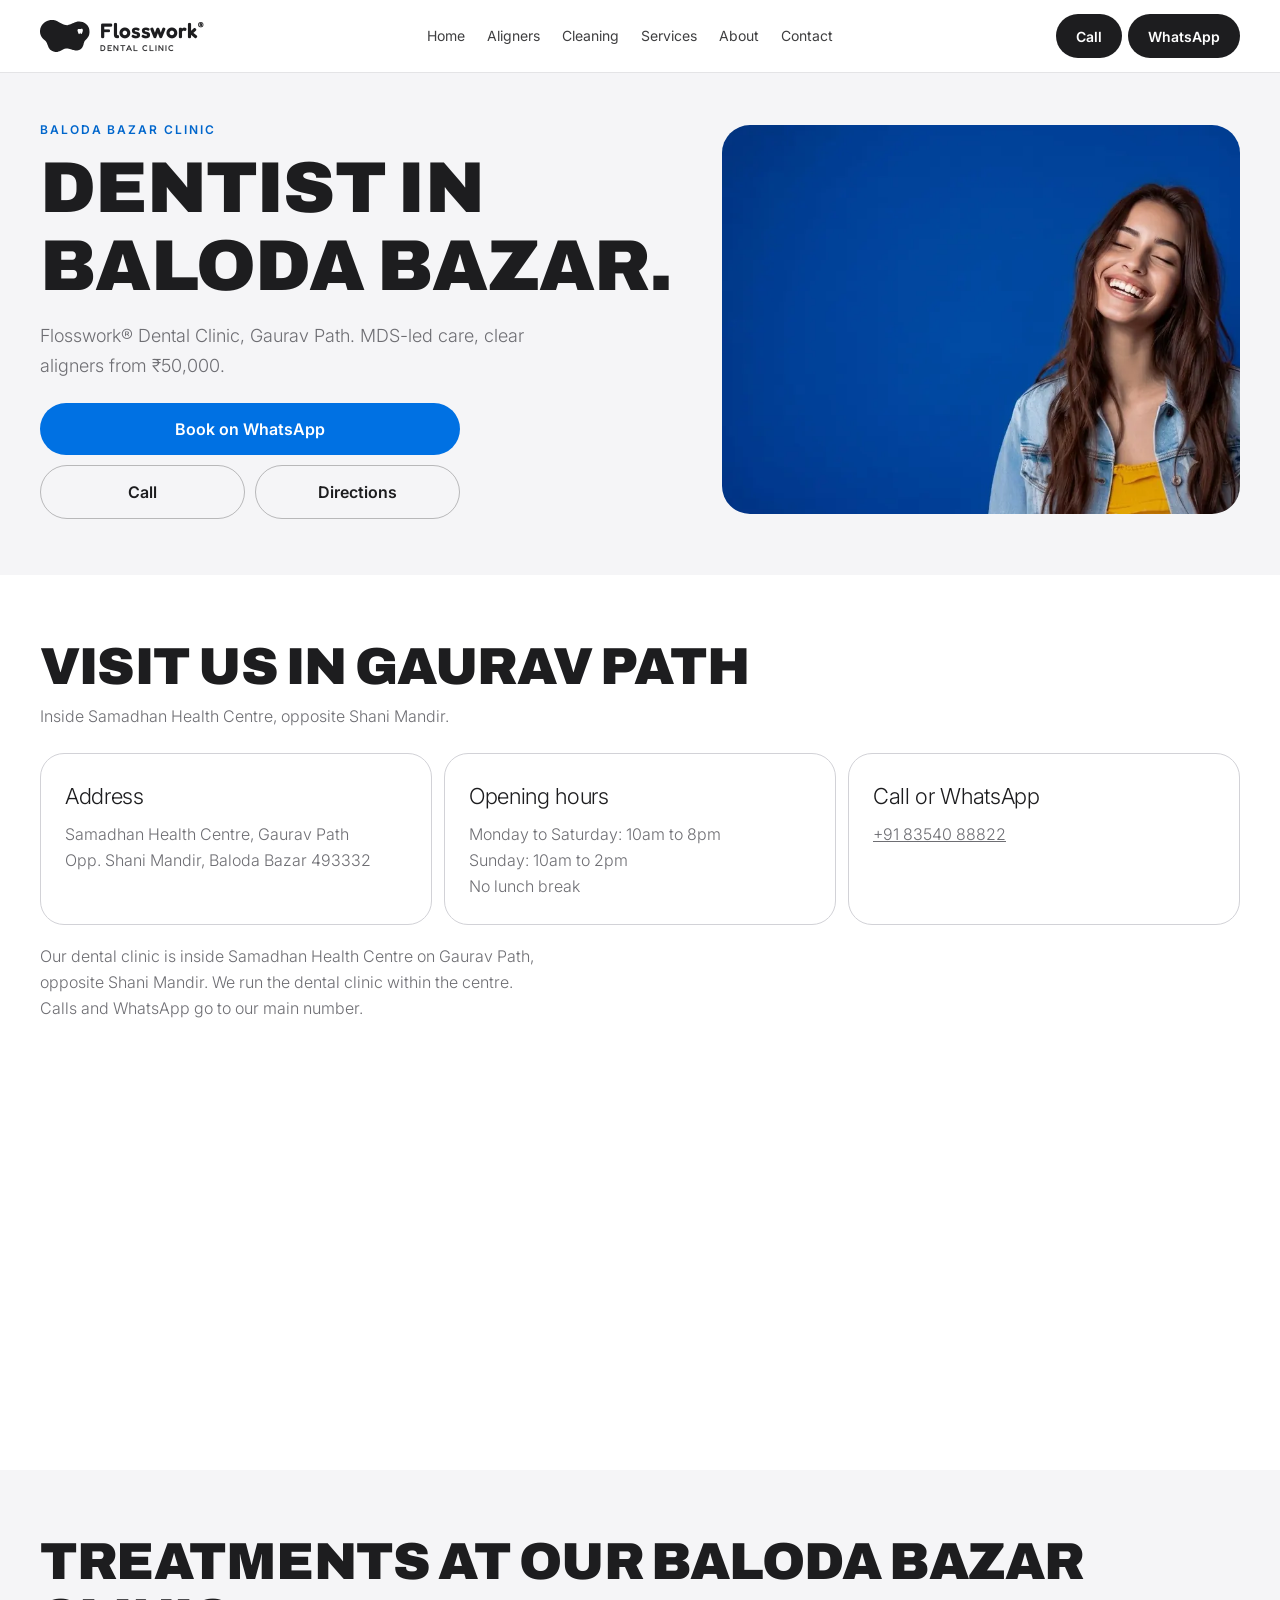
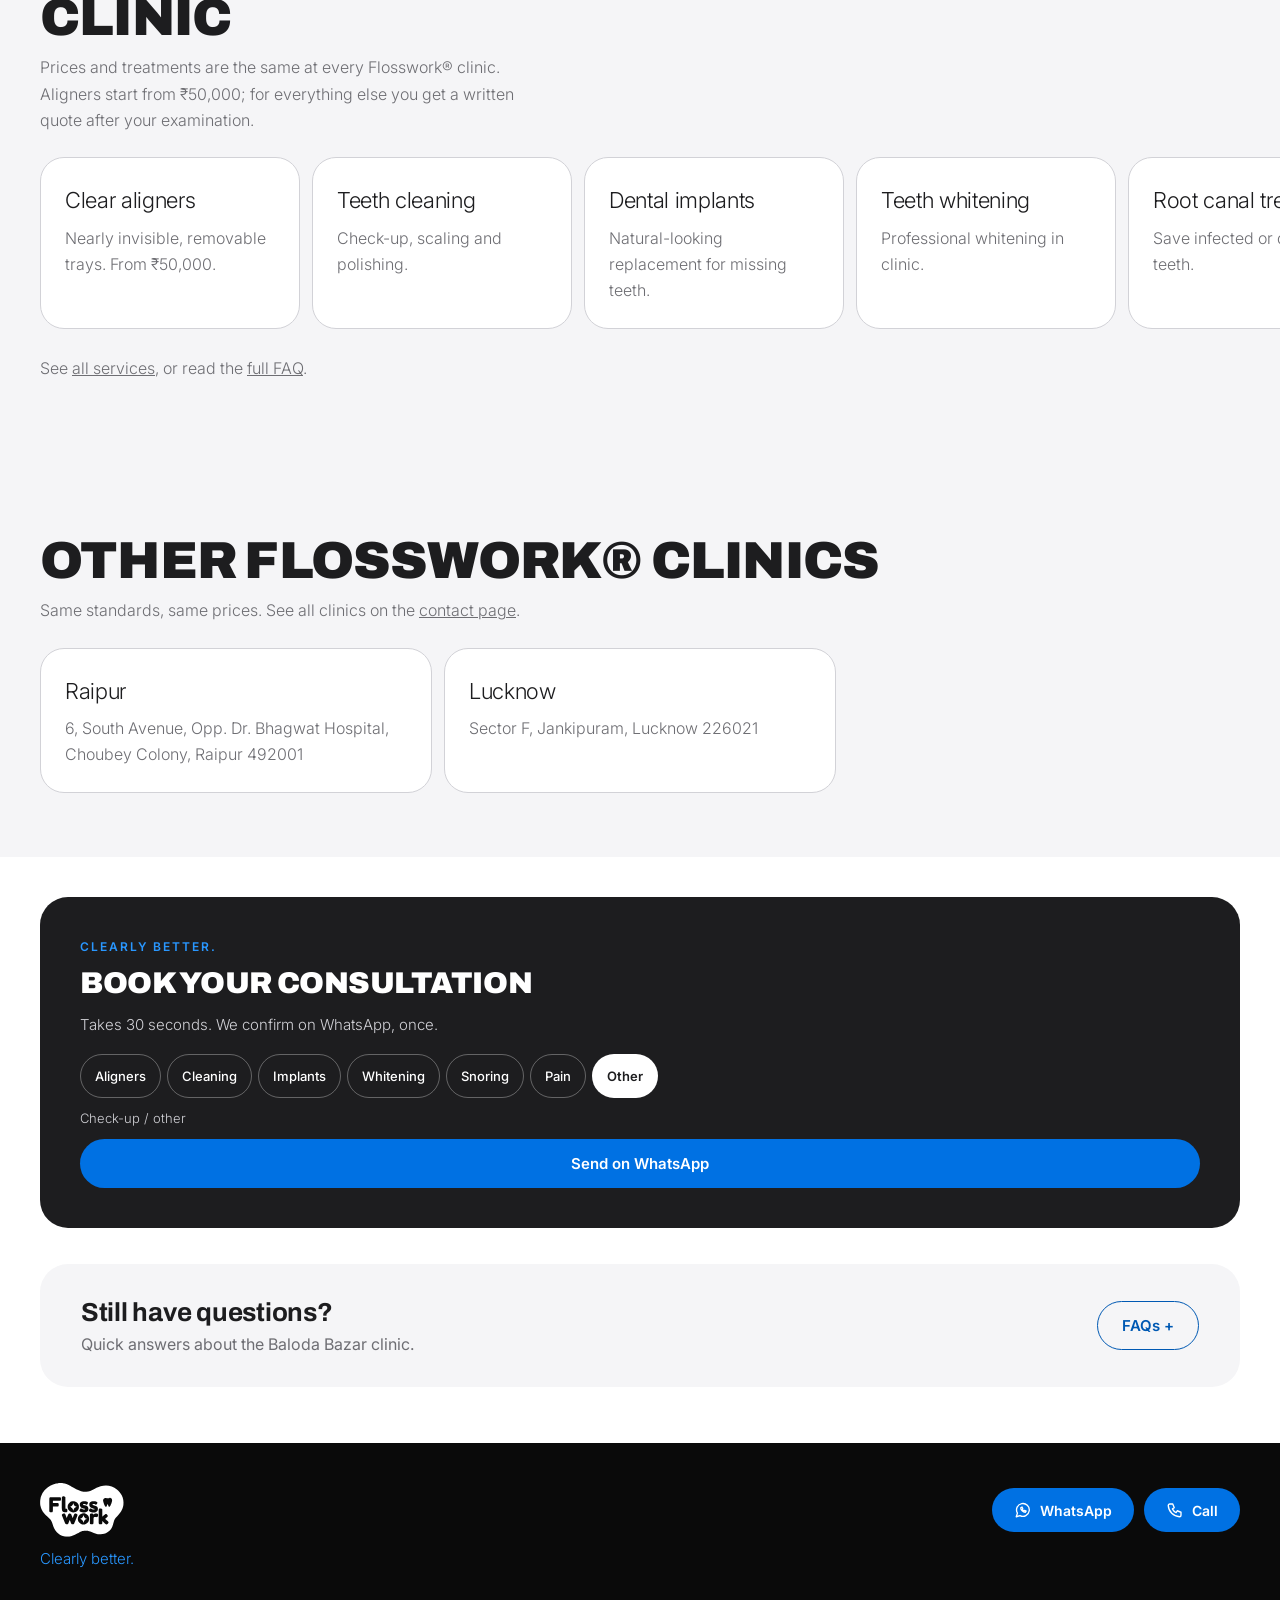
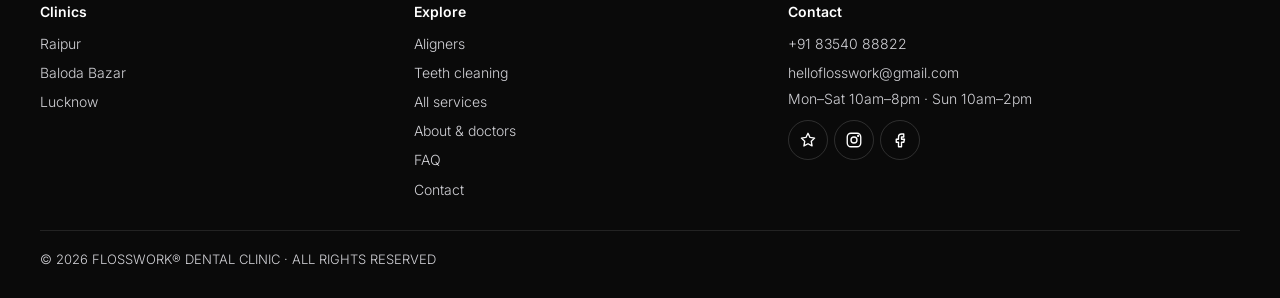
<file: baloda-bazar.html>
<!doctype html>
<html lang="en-IN">
<head>
<meta charset="utf-8">
<meta name="viewport" content="width=device-width, initial-scale=1">
<meta name="robots" content="index,follow,max-image-preview:large">
<title>Dentist in Baloda Bazar | Flosswork at Samadhan Health Centre</title>
<meta name="description" content="Flosswork Dental Clinic at Samadhan Health Centre, Gaurav Path, Baloda Bazar: clear aligners from ₹50,000, teeth cleaning, implants, whitening and root canal by MDS doctors.">
<link rel="canonical" href="https://flosswork.in/baloda-bazar">
<link rel="icon" href="favicon.svg" type="image/svg+xml">
<link rel="icon" href="favicon-48.png" type="image/png" sizes="48x48">
<link rel="icon" href="favicon-192.png" type="image/png" sizes="192x192">
<link rel="apple-touch-icon" href="apple-touch-icon.png">
<meta property="og:type" content="website">
<meta property="og:site_name" content="Flosswork Dental Clinic">
<meta property="og:url" content="https://flosswork.in/baloda-bazar">
<meta property="og:title" content="Dentist in Baloda Bazar | Flosswork at Samadhan Health Centre">
<meta property="og:description" content="Flosswork Dental Clinic at Samadhan Health Centre, Gaurav Path, Baloda Bazar: clear aligners from ₹50,000, teeth cleaning, implants, whitening and root canal by MDS doctors.">
<meta property="og:locale" content="en_IN">
<meta property="og:image" content="https://flosswork.in/images/og-home.jpg">
<meta property="og:image:width" content="1200">
<meta property="og:image:height" content="630">
<meta property="og:image:alt" content="Flosswork Dental Clinic, Baloda Bazar">
<meta name="twitter:card" content="summary_large_image">
<meta name="twitter:title" content="Dentist in Baloda Bazar | Flosswork at Samadhan Health Centre">
<meta name="twitter:description" content="Flosswork Dental Clinic at Samadhan Health Centre, Gaurav Path, Baloda Bazar: clear aligners from ₹50,000, teeth cleaning, implants, whitening and root canal by MDS doctors.">
<meta name="twitter:image" content="https://flosswork.in/images/og-home.jpg">
<meta name="twitter:image:alt" content="Flosswork Dental Clinic, Baloda Bazar">
<meta name="theme-color" content="#1d1d1f">
<link rel="preconnect" href="https://fonts.googleapis.com">
<link rel="preconnect" href="https://fonts.gstatic.com" crossorigin>
<link rel="preload" as="style" href="https://fonts.googleapis.com/css2?family=Archivo:wght@800;900&family=Fredoka:wght@500;600&family=Inter:wght@300;400;500;600;700&display=swap" onload="this.onload=null;this.rel='stylesheet'"><noscript><link rel="stylesheet" href="https://fonts.googleapis.com/css2?family=Archivo:wght@800;900&family=Fredoka:wght@500;600&family=Inter:wght@300;400;500;600;700&display=swap"></noscript>
<link rel="preload" as="image" type="image/webp" imagesrcset="images/hero-home-480.webp 480w, images/hero-home-800.webp 800w, images/hero-home-1200.webp 1200w" imagesizes="(min-width:760px) 560px, 92vw" fetchpriority="high">
<link rel="stylesheet" href="styles.css?v=4c87f79a">
<!--fw-festival-->
<script>(function(){var S={"enabled":true,"bv":"eb3df3ec","festivals":[{"id":"diwali-d","from":"2026-11-04","to":"2026-11-12","banner":{"text":"Shubh Deepavali from Flosswork","more":"wishing you a bright, healthy smile"},"v":"3dc98b79"}]},d=document,h=d.documentElement,pv=null,t,i,m;try{m=location.search.match(/[?&]festival=([\w-]+)/);if(m){if(m[1]==='off')sessionStorage.removeItem('fwFestival');else sessionStorage.setItem('fwFestival',m[1])}pv=sessionStorage.getItem('fwFestival')}catch(e){}if(pv){for(i=0;i<S.festivals.length;i++)if(S.festivals[i].id===pv)t=S.festivals[i]}else if(S.enabled){var n=new Intl.DateTimeFormat('en-CA',{timeZone:'Asia/Kolkata'}).format(new Date()),x;for(i=0;i<S.festivals.length;i++){x=S.festivals[i];if(n>=x.from&&n<=x.to)t=x}}if(!t)return;h.setAttribute('data-fw-festival',t.id);window.FW_FESTIVAL={id:t.id,banner:t.banner,preview:!!pv};d.write('<link rel="stylesheet" href="festival-themes/base.css?v='+S.bv+'"><link rel="stylesheet" href="festival-themes/'+t.id+'.css?v='+t.v+'">');['base',t.id].forEach(function(f){var s=d.createElement('script');s.src='festival-themes/'+f+'.js?v='+(f==='base'?S.bv:t.v);s.async=false;d.head.appendChild(s)})})();</script>
<!--/fw-festival-->
<script type="application/ld+json">{"@context":"https://schema.org","@graph":[{"@type":"Organization","@id":"https://flosswork.in/#organization","name":"Flosswork Dental Clinic","url":"https://flosswork.in/","slogan":"Clearly better.","foundingDate":"2023","logo":{"@type":"ImageObject","url":"https://flosswork.in/brand/icon.svg"},"email":"helloflosswork@gmail.com","telephone":"+918354088822","sameAs":["https://share.google/FxXZNT7AcuzzEOvvb","https://www.instagram.com/helloflosswork","https://www.facebook.com/share/1aPEa3Czvx/"],"contactPoint":[{"@type":"ContactPoint","telephone":"+918354088822","contactType":"customer service","areaServed":"IN","availableLanguage":"English"}],"founder":[{"@id":"https://flosswork.in/about#pg"},{"@id":"https://flosswork.in/about#ns"}]},{"@type":"WebSite","@id":"https://flosswork.in/#website","url":"https://flosswork.in/","name":"Flosswork Dental Clinic","inLanguage":"en-IN","publisher":{"@id":"https://flosswork.in/#organization"}},{"@type":"Person","@id":"https://flosswork.in/about#pg","name":"Dr. Priyesh Gupta","honorificPrefix":"Dr.","url":"https://flosswork.in/about","jobTitle":"Prosthodontist & Implant Surgeon","hasCredential":[{"@type":"EducationalOccupationalCredential","credentialCategory":"degree","name":"BDS"},{"@type":"EducationalOccupationalCredential","credentialCategory":"degree","name":"MDS"}],"knowsAbout":["Implants","Prosthodontics"],"worksFor":{"@id":"https://flosswork.in/#organization"}},{"@type":"Person","@id":"https://flosswork.in/about#ns","name":"Dr. Nehal Saraf","honorificPrefix":"Dr.","url":"https://flosswork.in/about","jobTitle":"Orthodontist & Aligner Specialist","hasCredential":[{"@type":"EducationalOccupationalCredential","credentialCategory":"degree","name":"BDS"},{"@type":"EducationalOccupationalCredential","credentialCategory":"degree","name":"MDS"}],"knowsAbout":["Clear aligners","Orthodontics"],"worksFor":{"@id":"https://flosswork.in/#organization"}},{"@type":"Dentist","@id":"https://flosswork.in/contact#baloda","name":"Flosswork Dental Clinic, Baloda Bazar","url":"https://flosswork.in/baloda-bazar","telephone":"+918354088822","email":"helloflosswork@gmail.com","image":"https://flosswork.in/images/hero-home.jpg","logo":"https://flosswork.in/brand/icon.svg","slogan":"Clearly better.","address":{"@type":"PostalAddress","streetAddress":"Samadhan Health Centre, Gaurav Path, Opp. Shani Mandir","addressLocality":"Baloda Bazar","addressRegion":"Chhattisgarh","postalCode":"493332","addressCountry":"IN"},"hasMap":"https://maps.app.goo.gl/iLH7STLszU33iTbU9","areaServed":{"@type":"City","name":"Baloda Bazar"},"sameAs":["https://www.instagram.com/helloflosswork","https://www.facebook.com/share/1aPEa3Czvx/"],"parentOrganization":{"@id":"https://flosswork.in/#organization"},"containedInPlace":{"@type":"Place","name":"Samadhan Health Centre","address":{"@type":"PostalAddress","streetAddress":"Gaurav Path","addressLocality":"Baloda Bazar","postalCode":"493332","addressCountry":"IN"}},"openingHoursSpecification":[{"@type":"OpeningHoursSpecification","dayOfWeek":["Monday","Tuesday","Wednesday","Thursday","Friday","Saturday"],"opens":"10:00","closes":"20:00"},{"@type":"OpeningHoursSpecification","dayOfWeek":"Sunday","opens":"10:00","closes":"14:00"}]},{"@type":"FAQPage","@id":"https://flosswork.in/baloda-bazar#faq","url":"https://flosswork.in/baloda-bazar","inLanguage":"en-IN","mainEntity":[{"@type":"Question","name":"Where is Flosswork Dental Clinic in Baloda Bazar?","acceptedAnswer":{"@type":"Answer","text":"<p>Flosswork® Baloda Bazar is at <strong>Samadhan Health Centre, Gaurav Path, Opp. Shani Mandir, Baloda Bazar 493332</strong>. <a href=\"https://maps.app.goo.gl/iLH7STLszU33iTbU9\">Get directions on Google Maps</a>.</p>"}},{"@type":"Question","name":"What are the opening hours of the Baloda Bazar clinic?","acceptedAnswer":{"@type":"Answer","text":"<p>We’re open <strong>Monday to Saturday, 10am to 8pm</strong>, and <strong>Sunday, 10am to 2pm</strong>, with no lunch break.</p>"}},{"@type":"Question","name":"How much do clear aligners cost in Baloda Bazar?","acceptedAnswer":{"@type":"Answer","text":"<p>Clear aligners at our Baloda Bazar clinic start from <strong>₹50,000</strong>. Your exact cost is given <strong>in writing after your examination</strong>, before you commit. EMI options are available. See <a href=\"https://flosswork.in/aligners\">clear aligners</a>.</p>"}},{"@type":"Question","name":"How do I book an appointment in Baloda Bazar?","acceptedAnswer":{"@type":"Answer","text":"<p>Message us on WhatsApp using the form below, or call <a href=\"tel:+918354088822\">+91 83540 88822</a>. We confirm your visit on WhatsApp once, with no repeated calls.</p>"}}]},{"@type":"WebPage","@id":"https://flosswork.in/baloda-bazar#webpage","url":"https://flosswork.in/baloda-bazar","name":"Dentist in Baloda Bazar | Flosswork at Samadhan Health Centre","description":"Flosswork Dental Clinic at Samadhan Health Centre, Gaurav Path, Baloda Bazar: clear aligners from ₹50,000, teeth cleaning, implants, whitening and root canal by MDS doctors.","inLanguage":"en-IN","isPartOf":{"@id":"https://flosswork.in/#website"},"about":{"@id":"https://flosswork.in/#organization"},"breadcrumb":{"@id":"https://flosswork.in/baloda-bazar#breadcrumb"}},{"@type":"BreadcrumbList","@id":"https://flosswork.in/baloda-bazar#breadcrumb","itemListElement":[{"@type":"ListItem","position":1,"name":"Home","item":"https://flosswork.in/"},{"@type":"ListItem","position":2,"name":"Contact","item":"https://flosswork.in/contact"},{"@type":"ListItem","position":3,"name":"Baloda Bazar","item":"https://flosswork.in/baloda-bazar"}]}]}</script>
<script>(function(){var o=['index','aligners','cleaning','services'];function x(u){try{var n=new URL(u).pathname.split('/').pop().replace(/\.html$/,'')||'index';return o.indexOf(n)}catch(_){return-1}}
addEventListener('pageswap',function(e){if(!e.viewTransition||!e.activation||!e.activation.from||!e.activation.entry)return;var a=x(e.activation.from.url),b=x(e.activation.entry.url);if(a<0||b<0||a===b)return;var d=b>a?'fwd':'back';document.documentElement.classList.add('vt-'+d);try{sessionStorage.setItem('fwDir',d)}catch(_){}});
addEventListener('pagereveal',function(e){var d=null;try{d=sessionStorage.getItem('fwDir');sessionStorage.removeItem('fwDir')}catch(_){}if(!e.viewTransition)return;if(d)document.documentElement.classList.add('vt-'+d);e.viewTransition.finished.then(function(){document.documentElement.classList.remove('vt-fwd','vt-back')})})})();</script>
</head>
<body data-page-need="other" data-nav="solid">
<svg width="0" height="0" style="position:absolute" aria-hidden="true" focusable="false"><defs><symbol id="fw-icon" viewBox="183 533 1905 1226"><path fill="currentColor" fill-rule="evenodd" d="M 595.6 534.7 C 584.8 535.8 562 539.8 546.9 543.3 C 453.1 565.3 366.4 613.6 301.6 679.9 C 269.6 712.7 247.7 743.2 226.9 784.3 C 202.8 831.9 188.9 878.6 185.4 922.3 C 182 965.1 184.1 1019.5 190.1 1048.8 C 196.7 1081.4 209.6 1119.3 223.8 1147.6 C 250.8 1201.4 286.4 1244.4 353.1 1303.9 C 407.8 1352.5 426.9 1374.8 444.4 1410.5 C 454 1430.1 458.1 1440.7 472.3 1483.1 C 489 1532.3 499.2 1557.5 512.7 1582.6 C 540.9 1635 583.4 1679.5 634.4 1710.1 C 676.5 1735.5 724 1751.4 772.5 1756.6 C 790.7 1758.4 830.9 1758 848.9 1755.6 C 907.8 1747.8 953.5 1730.2 1028.6 1686.4 C 1071.6 1661.3 1098.8 1647.4 1123.5 1637.5 C 1154.1 1625.4 1170.3 1622.7 1214.7 1622.7 C 1270.1 1622.7 1283.7 1625.9 1394.8 1664.8 C 1473.2 1692.2 1491 1696.7 1530.9 1699.3 C 1575.4 1702.1 1618.6 1699.2 1644.9 1691.7 C 1697.7 1676.7 1746 1647.8 1778.4 1611.8 C 1795.6 1592.8 1809 1573.2 1821.7 1548.5 C 1834.5 1523.5 1840.3 1506.4 1854.8 1451.9 C 1867.4 1403.6 1875.7 1379.7 1886.4 1359.1 C 1898.1 1337 1903.6 1330.1 1948.7 1282.4 C 1993.1 1235.5 2013.2 1210.7 2033.1 1178.4 C 2058.5 1137.4 2078.1 1081.6 2083.8 1034.3 C 2093.6 954.5 2081 881.7 2045.6 811.7 C 2019.9 761 1981.3 713.6 1935.7 677 C 1832.2 593.8 1699.7 568.4 1564 605.6 C 1520.9 617.4 1490.8 630.3 1432.6 661.4 C 1349.3 706.1 1299.6 723.4 1236.3 730 C 1218.1 731.9 1186.3 731.4 1170.4 729.1 C 1104 719 1029.3 689.2 948.2 640.1 C 894 607.2 883.7 601.2 867.4 592.3 C 806.7 559.5 759.4 543.2 703.4 536 C 689.9 534.3 610 533.3 595.6 534.7 Z M 1790.4 872.7 C 1801.7 875.9 1804.9 877.5 1811.5 883.5 C 1819.1 890.5 1822.1 897 1824.5 912.8 L 1826.6 925.6 L 1824.5 939.8 C 1823.4 947.5 1821.3 957.7 1820.1 962.4 C 1815.5 979.1 1805.8 1006.7 1800.3 1019.2 C 1798.9 1022.3 1796.5 1027.8 1794.9 1031.4 C 1791.8 1038.8 1786.9 1049.4 1785.4 1052.2 C 1777.3 1067.4 1773.3 1071.7 1765.9 1073.5 C 1759.4 1075 1754.2 1073.5 1749 1068.5 C 1743.6 1063.2 1742.7 1061.2 1732.5 1030.5 C 1729.2 1020.6 1724.5 1016.2 1720 1018.7 C 1716.9 1020.3 1715.5 1023.4 1708.6 1043.7 C 1703.2 1060.3 1701.1 1064.9 1697.5 1068.6 C 1691.7 1074.6 1687 1075.7 1678.2 1073 C 1672.2 1071.2 1667.4 1066.1 1662.2 1055.8 C 1660.2 1051.8 1658.4 1048.3 1658 1048 C 1657.7 1047.7 1656.9 1046 1656.2 1044.2 C 1655.5 1042.4 1653.9 1038.5 1652.6 1035.7 C 1649.2 1028.1 1644.8 1017.6 1643.7 1014.4 C 1643.2 1012.8 1641.3 1008 1639.6 1003.6 C 1633.9 988.2 1625.8 962.4 1622.6 948.7 C 1617 924.5 1622 903.6 1636.5 889 C 1646 879.6 1657.7 874.6 1673 873.4 C 1681 872.7 1689.6 874.1 1702.9 877.9 C 1710.8 880.3 1713.8 880.7 1723.1 880.7 C 1732.6 880.7 1735 880.3 1742.1 877.9 C 1749.6 875.5 1761.8 871.9 1766.3 870.9 C 1772 869.7 1782 870.5 1790.4 872.7 Z M 1790.4 872.7"/></symbol></defs></svg>
<header class="nav" id="nav">
  <div class="wrap nav-in">
    <a class="logo" href="/" aria-label="Flosswork Dental Clinic home"><svg class="logo-mark" viewBox="0 0 1905 1226" aria-hidden="true"><use href="#fw-icon"/></svg><span class="logo-text"><span class="logo-name">Flosswork<sup>®</sup></span><span class="logo-sub">Dental Clinic</span></span></a>
    <nav class="l" aria-label="Main"><a href="/">Home</a><a href="/aligners">Aligners</a><a href="/cleaning">Cleaning</a><a href="/services">Services</a><a href="/about">About</a><a href="/contact">Contact</a></nav>
    <div class="hdr-r">
      <a class="btn btn--call hdr-call" data-call href="tel:+918354088822" aria-label="Call Flosswork"><svg class="ic" viewBox="0 0 24 24" fill="none" stroke="currentColor" stroke-width="1.8" stroke-linecap="round" stroke-linejoin="round" aria-hidden="true"><path d="M5 4h4l2 5-2.5 1.5a11 11 0 0 0 5 5L15 13l5 2v4a2 2 0 0 1-2 2A16 16 0 0 1 3 6a2 2 0 0 1 2-2z"/></svg><span class="lbl">Call</span></a>
      <a class="btn btn--wa hdr-wa" href="#book" data-book aria-label="WhatsApp Flosswork"><svg class="ic" viewBox="0 0 24 24" fill="none" stroke="currentColor" stroke-width="1.8" stroke-linecap="round" stroke-linejoin="round" aria-hidden="true"><path d="M3 21l1.6-4.8A8.5 8.5 0 1 1 8 19.4L3 21z"/><path d="M9 9c0 3 3 6 6 6l1.2-1.5-2-1-1 .6c-.8-.4-1.700-1.300-2.100-2.100l.6-1-1-2z"/></svg><span class="lbl">WhatsApp</span></a>
    </div>
  </div>
</header>
<div class="drawer" id="drawer" role="dialog" aria-modal="true" aria-label="Menu"><button class="sheet-x" id="close-menu" type="button" aria-label="Close menu"></button><div class="sheet"><p class="sl">Explore</p><nav class="rows" aria-label="More pages"><a class="row" href="/about"><span class="ti"><svg viewBox="0 0 24 24" fill="none" stroke="currentColor" stroke-width="1.8" stroke-linecap="round" stroke-linejoin="round" aria-hidden="true"><circle cx="9" cy="8" r="3.5"/><path d="M2.5 20c0-3.5 3-6 6.5-6s6.5 2.5 6.5 6M16 5a3.5 3.5 0 0 1 0 6.5M18 14.5c2 .8 3.5 2.8 3.5 5.5"/></svg></span><span class="tl">About us</span><svg class="go" viewBox="0 0 24 24" fill="none" stroke="currentColor" stroke-width="1.8" stroke-linecap="round" stroke-linejoin="round" aria-hidden="true"><path d="M9 6l6 6-6 6"/></svg></a><a class="row" href="/faq"><span class="ti"><svg viewBox="0 0 24 24" fill="none" stroke="currentColor" stroke-width="1.8" stroke-linecap="round" stroke-linejoin="round" aria-hidden="true"><circle cx="12" cy="12" r="9"/><path d="M9.5 9.5a2.5 2.5 0 1 1 3.5 2.3c-.7.4-1 .9-1 1.7M12 17h.01"/></svg></span><span class="tl">FAQ</span><svg class="go" viewBox="0 0 24 24" fill="none" stroke="currentColor" stroke-width="1.8" stroke-linecap="round" stroke-linejoin="round" aria-hidden="true"><path d="M9 6l6 6-6 6"/></svg></a><a class="row" href="/contact"><span class="ti"><svg viewBox="0 0 24 24" fill="none" stroke="currentColor" stroke-width="1.8" stroke-linecap="round" stroke-linejoin="round" aria-hidden="true"><path d="M12 21s7-6.2 7-11.5a7 7 0 0 0-14 0C5 14.8 12 21 12 21z"/><circle cx="12" cy="9.5" r="2.5"/></svg></span><span class="tl">Contact</span><svg class="go" viewBox="0 0 24 24" fill="none" stroke="currentColor" stroke-width="1.8" stroke-linecap="round" stroke-linejoin="round" aria-hidden="true"><path d="M9 6l6 6-6 6"/></svg></a></nav></div></div>
<main id="top">
<section class="phero">
  <div class="wrap">
    <div>
      <div class="eyebrow">Baloda Bazar clinic</div>
      <h1><strong>Dentist in Baloda Bazar.</strong></h1>
      <p>Flosswork® Dental Clinic, Gaurav Path. MDS-led care, clear aligners from ₹50,000.</p>
      <div class="row" style="display:grid;grid-template-columns:1fr 1fr;gap:10px;max-width:420px"><a class="btn btn--ink btn--lg" style="grid-column:1/-1;justify-content:center" href="#book" data-book>Book on WhatsApp</a><a class="btn btn--line btn--lg" style="justify-content:center" data-tel href="tel:+918354088822">Call</a><a class="btn btn--line btn--lg" style="justify-content:center" href="https://maps.app.goo.gl/iLH7STLszU33iTbU9" target="_blank" rel="noopener">Directions</a></div>
    </div>
    <div class="img"><picture><source type="image/webp" srcset="images/hero-home-480.webp 480w, images/hero-home-800.webp 800w, images/hero-home-1200.webp 1200w" sizes="(min-width:760px) 560px, 92vw"><img width="1200" height="900" src="images/hero-home.jpg" alt="Flosswork Dental Clinic, Baloda Bazar" fetchpriority="high"></picture></div>
  </div>
</section>

<section class="sec" id="visit" aria-labelledby="v-h">
  <div class="wrap">
    <h2 class="hd" id="v-h">Visit us in Gaurav Path</h2>
    <p class="sub">Inside Samadhan Health Centre, opposite Shani Mandir.</p>
    <div class="locs">
      <div class="loc-card"><b>Address</b><span>Samadhan Health Centre, Gaurav Path<br>Opp. Shani Mandir, Baloda Bazar 493332</span></div>
      <div class="loc-card"><b>Opening hours</b><span>Monday to Saturday: 10am to 8pm<br>Sunday: 10am to 2pm<br>No lunch break</span></div>
      <div class="loc-card"><b>Call or WhatsApp</b><span><a href="tel:+918354088822" data-tel>+91 83540 88822</a></span></div>
    </div>
    <p class="sub" style="margin-top:18px">Our dental clinic is inside Samadhan Health Centre on Gaurav Path, opposite Shani Mandir. We run the dental clinic within the centre. Calls and WhatsApp go to our main number.</p>
    <div style="margin-top:12px;border-radius:24px;overflow:hidden;background:#fff"><iframe title="Map of Flosswork Dental Clinic, Baloda Bazar" src="https://maps.google.com/maps?q=Samadhan%20Health%20Centre%20Gaurav%20Path%20Baloda%20Bazar%20493332&amp;output=embed" width="100%" height="360" style="border:0;display:block" loading="lazy" referrerpolicy="no-referrer-when-downgrade"></iframe></div>
  </div>
</section>

<section class="sec s" id="treatments" aria-labelledby="t-h">
  <div class="wrap">
    <h2 class="hd" id="t-h">Treatments at our Baloda Bazar clinic</h2>
    <p class="sub">Prices and treatments are the same at every Flosswork® clinic. Aligners start from ₹50,000; for everything else you get a written quote after your examination.</p>
    <div class="hscroll" style="display:flex;gap:12px;overflow-x:auto;scroll-snap-type:x proximity;margin-top:18px;margin-right:calc(var(--gut) * -1);padding:0 var(--gut) 8px 0;-webkit-overflow-scrolling:touch"><a class="loc-card" style="text-decoration:none;flex:0 0 min(260px,76vw);scroll-snap-align:start" href="/aligners"><b>Clear aligners</b><span>Nearly invisible, removable trays. From ₹50,000.</span></a><a class="loc-card" style="text-decoration:none;flex:0 0 min(260px,76vw);scroll-snap-align:start" href="/cleaning"><b>Teeth cleaning</b><span>Check-up, scaling and polishing.</span></a><a class="loc-card" style="text-decoration:none;flex:0 0 min(260px,76vw);scroll-snap-align:start" href="/services#implants"><b>Dental implants</b><span>Natural-looking replacement for missing teeth.</span></a><a class="loc-card" style="text-decoration:none;flex:0 0 min(260px,76vw);scroll-snap-align:start" href="/services#whitening"><b>Teeth whitening</b><span>Professional whitening in clinic.</span></a><a class="loc-card" style="text-decoration:none;flex:0 0 min(260px,76vw);scroll-snap-align:start" href="/services#rootcanal"><b>Root canal treatment</b><span>Save infected or damaged teeth.</span></a><a class="loc-card" style="text-decoration:none;flex:0 0 min(260px,76vw);scroll-snap-align:start" href="/services#crowns"><b>Crowns & bridges</b><span>Durable, natural-looking restorations.</span></a><a class="loc-card" style="text-decoration:none;flex:0 0 min(260px,76vw);scroll-snap-align:start" href="/services#braces"><b>Braces</b><span>Metal and ceramic braces, planned by your doctor.</span></a><a class="loc-card" style="text-decoration:none;flex:0 0 min(260px,76vw);scroll-snap-align:start" href="/services#gums"><b>Gum care</b><span>Treatment for bleeding gums and gum infection.</span></a></div>
    <p class="sub" style="margin-top:18px">See <a href="/services">all services</a>, or read the <a href="/faq">full FAQ</a>.</p>
  </div>
</section>

<section class="sec s" id="other-clinics" aria-labelledby="oc-h">
  <div class="wrap">
    <h2 class="hd" id="oc-h">Other Flosswork® clinics</h2>
    <p class="sub">Same standards, same prices. See all clinics on the <a href="/contact">contact page</a>.</p>
    <div class="locs"><a class="loc-card" style="text-decoration:none" href="/raipur"><b>Raipur</b><span>6, South Avenue, Opp. Dr. Bhagwat Hospital, Choubey Colony, Raipur 492001</span></a><a class="loc-card" style="text-decoration:none" href="/lucknow"><b>Lucknow</b><span>Sector F, Jankipuram, Lucknow 226021</span></a></div>
  </div>
</section>

<div class="wrap book" id="book">
  <form class="form" id="form" novalidate aria-labelledby="f-h">
    <div id="form-body">
      <div class="tag">Clearly better.</div>
      <h2 class="hd" id="f-h">Book your consultation</h2>
      <p class="intro">Takes 30 seconds. We confirm on WhatsApp, once.</p>
      <div class="pl" id="p-need" role="group" aria-label="What do you need"></div>
      <p class="sumline" id="sum"></p>
      <button class="btn btn--wa send" id="send" type="submit">Send on WhatsApp</button>
    </div>
    <div class="done" id="done" role="status" hidden>
      <h2 class="hd">Thank you.</h2>
      <p>WhatsApp should have opened with your message. Press send and we’ll confirm your visit. If it didn’t open, use the button below.</p>
      <a class="btn btn--wa send" id="done-link" target="_blank" rel="noopener" style="width:auto;justify-self:start">Open WhatsApp</a>
      <button class="again" id="again" type="button">Make another booking</button>
    </div>
  </form>
</div>
</main>
<section class="faqban fbx" aria-labelledby="fb-h">
  <div class="wrap"><details class="in" id="faq-group">
    <summary><div><h2 id="fb-h">Still have questions?</h2><p>Quick answers about the Baloda Bazar clinic.</p></div><span class="btn btn--line btn--accent"><span class="o">FAQs <span aria-hidden="true">+</span></span><span class="c">Hide FAQs <span aria-hidden="true">−</span></span></span></summary>
    <div class="qg-body"><div class="faq"><details class="q" id="fq-loc1"><summary><h3>Where is Flosswork Dental Clinic in Baloda Bazar?</h3></summary><div class="a"><p>Flosswork® Baloda Bazar is at <b>Samadhan Health Centre, Gaurav Path, Opp. Shani Mandir, Baloda Bazar 493332</b>. <a href="https://maps.app.goo.gl/iLH7STLszU33iTbU9">Get directions on Google Maps</a>.</p></div></details><details class="q" id="fq-loc2"><summary><h3>What are the opening hours of the Baloda Bazar clinic?</h3></summary><div class="a"><p>We’re open <b>Monday to Saturday, 10am to 8pm</b>, and <b>Sunday, 10am to 2pm</b>, with no lunch break.</p></div></details><details class="q" id="fq-loc3"><summary><h3>How much do clear aligners cost in Baloda Bazar?</h3></summary><div class="a"><p>Clear aligners at our Baloda Bazar clinic start from <b>₹50,000</b>. Your exact cost is given <b>in writing after your examination</b>, before you commit. EMI options are available. See <a href="/aligners">clear aligners</a>.</p></div></details><details class="q" id="fq-loc4"><summary><h3>How do I book an appointment in Baloda Bazar?</h3></summary><div class="a"><p>Message us on WhatsApp using the form below, or call <a href="tel:+918354088822">+91 83540 88822</a>. We confirm your visit on WhatsApp once, with no repeated calls.</p></div></details></div><div class="qg-more"><a class="btn btn--line btn--accent" href="/faq">Read all FAQs <span aria-hidden="true">→</span></a></div></div>
  </details></div>
</section>
<script>(function(){var g=document.getElementById('faq-group');if(!g)return;function o(){var h=location.hash.slice(1),e=h&&document.getElementById(h);if(e&&g.contains(e)){g.open=true;if(e.tagName==='DETAILS')e.open=true;e.scrollIntoView()}}o();addEventListener('hashchange',o)})();</script>
<footer class="foot">
  <div class="wrap">
    <div class="foot-top">
      <div class="brand"><svg class="foot-mark" viewBox="0 0 384 246" role="img" aria-label="Flosswork"><use href="brand/wordmark-sprite.svg#fw-word"/></svg><em>Clearly better.</em></div>
      <div class="fbtns"><a class="fbtn" href="#book" data-book aria-label="WhatsApp Flosswork"><svg class="ic" viewBox="0 0 24 24" fill="none" stroke="currentColor" stroke-width="1.8" stroke-linecap="round" stroke-linejoin="round" aria-hidden="true"><path d="M3 21l1.6-4.8A8.5 8.5 0 1 1 8 19.4L3 21z"/><path d="M9 9c0 3 3 6 6 6l1.2-1.5-2-1-1 .6c-.8-.4-1.700-1.300-2.100-2.100l.6-1-1-2z"/></svg>WhatsApp</a><a class="fbtn" data-call href="tel:+918354088822" aria-label="Call Flosswork"><svg class="ic" viewBox="0 0 24 24" fill="none" stroke="currentColor" stroke-width="1.8" stroke-linecap="round" stroke-linejoin="round" aria-hidden="true"><path d="M5 4h4l2 5-2.5 1.5a11 11 0 0 0 5 5L15 13l5 2v4a2 2 0 0 1-2 2A16 16 0 0 1 3 6a2 2 0 0 1 2-2z"/></svg>Call</a></div>
    </div>
    <div class="g">
      <div><b>Clinics</b><a href="/raipur">Raipur</a><a href="/baloda-bazar">Baloda Bazar</a><a href="/lucknow">Lucknow</a></div>
      <div><b>Explore</b><a href="/aligners">Aligners</a><a href="/cleaning">Teeth cleaning</a><a href="/services">All services</a><a href="/about">About &amp; doctors</a><a href="/faq">FAQ</a><a href="/contact">Contact</a></div>
      <div><b>Contact</b><a data-phone href="tel:+918354088822">+91 83540 88822</a><a href="mailto:helloflosswork@gmail.com">helloflosswork@gmail.com</a><span data-hours>Mon–Sat 10am–8pm · Sun 10am–2pm</span><div class="soc"><a data-gmb href="https://share.google/FxXZNT7AcuzzEOvvb" target="_blank" rel="noopener" aria-label="Google reviews"><svg class="ic" viewBox="0 0 24 24" fill="none" stroke="currentColor" stroke-width="1.8" stroke-linecap="round" stroke-linejoin="round" aria-hidden="true"><path d="M12 3l2.7 5.6 6.1.9-4.4 4.3 1 6.1L12 17l-5.4 2.9 1-6.1L3.2 9.5l6.1-.9L12 3z"/></svg></a><a href="https://www.instagram.com/helloflosswork" target="_blank" rel="noopener" aria-label="Instagram"><svg class="ic" viewBox="0 0 24 24" fill="none" stroke="currentColor" stroke-width="1.8" stroke-linecap="round" stroke-linejoin="round" aria-hidden="true"><rect x="3" y="3" width="18" height="18" rx="5"/><circle cx="12" cy="12" r="4"/><circle cx="17.5" cy="6.5" r=".6" fill="currentColor"/></svg></a><a href="https://www.facebook.com/share/1aPEa3Czvx/" target="_blank" rel="noopener" aria-label="Facebook"><svg class="ic" viewBox="0 0 24 24" fill="none" stroke="currentColor" stroke-width="1.8" stroke-linecap="round" stroke-linejoin="round" aria-hidden="true"><path d="M14 8h3V4h-3a4 4 0 0 0-4 4v3H7v4h3v6h4v-6h3l1-4h-4V8z"/></svg></a></div></div>
    </div>
    <div class="copy">© 2026 FLOSSWORK® DENTAL CLINIC · ALL RIGHTS RESERVED</div>
  </div>
</footer>
<div class="fabx" id="fab" role="group" aria-label="Contact us"><div class="fabx-pill"><a class="seg call" data-call href="tel:+918354088822" aria-label="Call Flosswork"><svg class="ic" viewBox="0 0 24 24" fill="none" stroke="currentColor" stroke-width="1.8" stroke-linecap="round" stroke-linejoin="round" aria-hidden="true"><path d="M5 4h4l2 5-2.5 1.5a11 11 0 0 0 5 5L15 13l5 2v4a2 2 0 0 1-2 2A16 16 0 0 1 3 6a2 2 0 0 1 2-2z"/></svg><span class="lbl">Call</span></a><a class="seg wa" href="#book" data-book aria-label="WhatsApp Flosswork"><svg class="ic" viewBox="0 0 24 24" fill="none" stroke="currentColor" stroke-width="1.8" stroke-linecap="round" stroke-linejoin="round" aria-hidden="true"><path d="M3 21l1.6-4.8A8.5 8.5 0 1 1 8 19.4L3 21z"/><path d="M9 9c0 3 3 6 6 6l1.2-1.5-2-1-1 .6c-.8-.4-1.7-1.3-2.1-2.1l.6-1-1-2z"/></svg><span class="lbl">WhatsApp</span></a></div></div>
<nav class="tabbar" id="bar" aria-label="Quick links" style="--i:4"><span class="tab-ind" aria-hidden="true"></span><a class="tab" href="/"><svg viewBox="0 0 24 24" fill="none" stroke="currentColor" stroke-width="1.8" stroke-linecap="round" stroke-linejoin="round" aria-hidden="true"><path d="M3 11l9-8 9 8M5 10v10h14V10M10 20v-6h4v6"/></svg><span>Home</span></a><a class="tab" href="/aligners"><svg viewBox="0 0 24 24" fill="none" stroke="currentColor" stroke-width="1.8" stroke-linecap="round" stroke-linejoin="round" aria-hidden="true"><path d="M12 3l1.8 5.2L19 10l-5.2 1.8L12 17l-1.8-5.2L5 10l5.2-1.8zM19 16l.8 2.2L22 19l-2.2.8L19 22l-.8-2.2L16 19l2.2-.8z"/></svg><span>Aligners</span></a><a class="tab" href="/cleaning"><svg viewBox="0 0 24 24" fill="none" stroke="currentColor" stroke-width="1.8" stroke-linecap="round" stroke-linejoin="round" aria-hidden="true"><path d="M12 3s6 6.2 6 10.5a6 6 0 0 1-12 0C6 9.2 12 3 12 3z"/></svg><span>Cleaning</span></a><a class="tab" href="/services"><svg viewBox="0 0 24 24" fill="none" stroke="currentColor" stroke-width="1.8" stroke-linecap="round" stroke-linejoin="round" aria-hidden="true"><path d="M7 3c-2.5 0-4 2-4 4.5 0 2 1 3.5 1.5 6S5.5 21 7.5 21c1.5 0 1.5-4 4.5-4s3 4 4.5 4c2 0 2.5-4.5 3-7s1.5-4 1.5-6.5C21 5 19.5 3 17 3c-2 0-3 1-5 1S9 3 7 3z"/></svg><span>Services</span></a><button class="tab" id="menu-btn" type="button" aria-label="Open menu" aria-expanded="false" aria-controls="drawer"><svg viewBox="0 0 24 24" fill="none" stroke="currentColor" stroke-width="1.8" stroke-linecap="round" stroke-linejoin="round" aria-hidden="true"><path d="M4 7h16M4 12h16M4 17h16"/></svg><span>Menu</span></button></nav>
<script src="config.js?v=bb67164a" defer></script>
<script src="app.js?v=75b82992" defer></script>
</body>
</html>
</file>
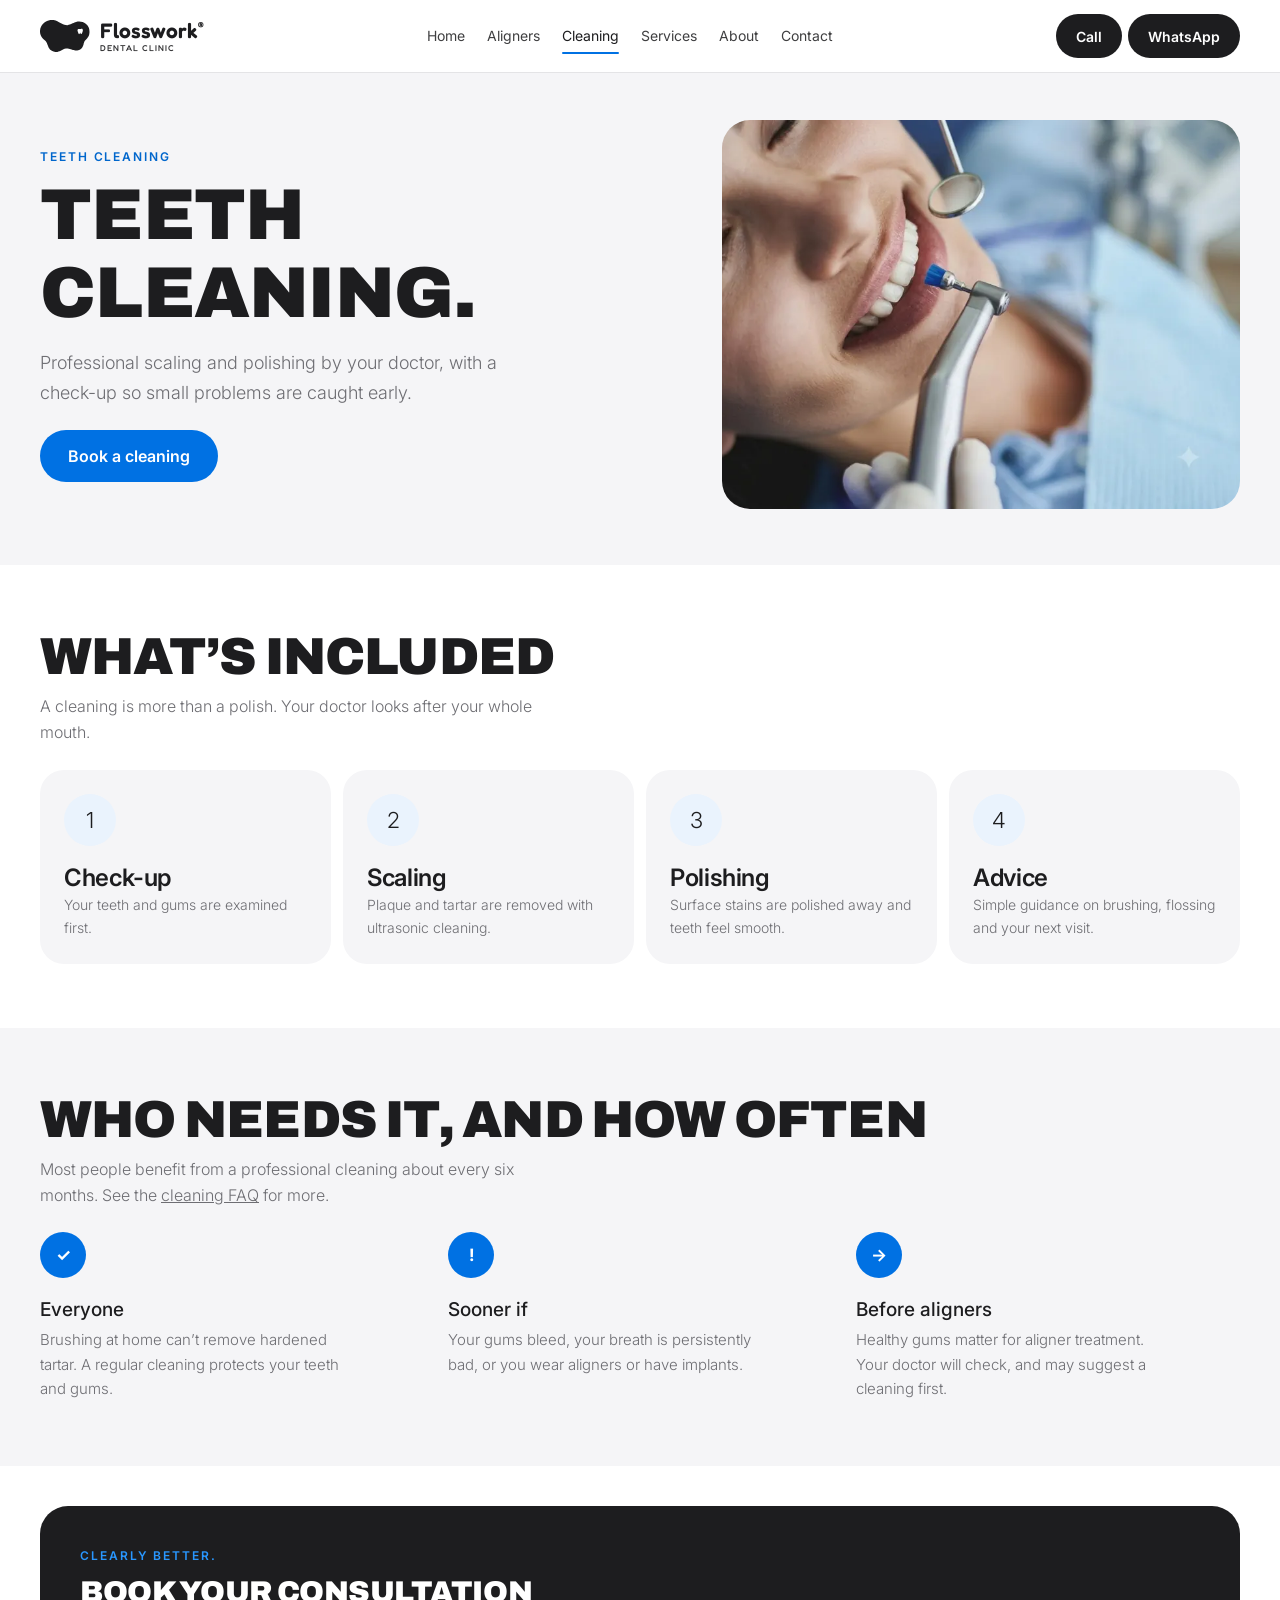
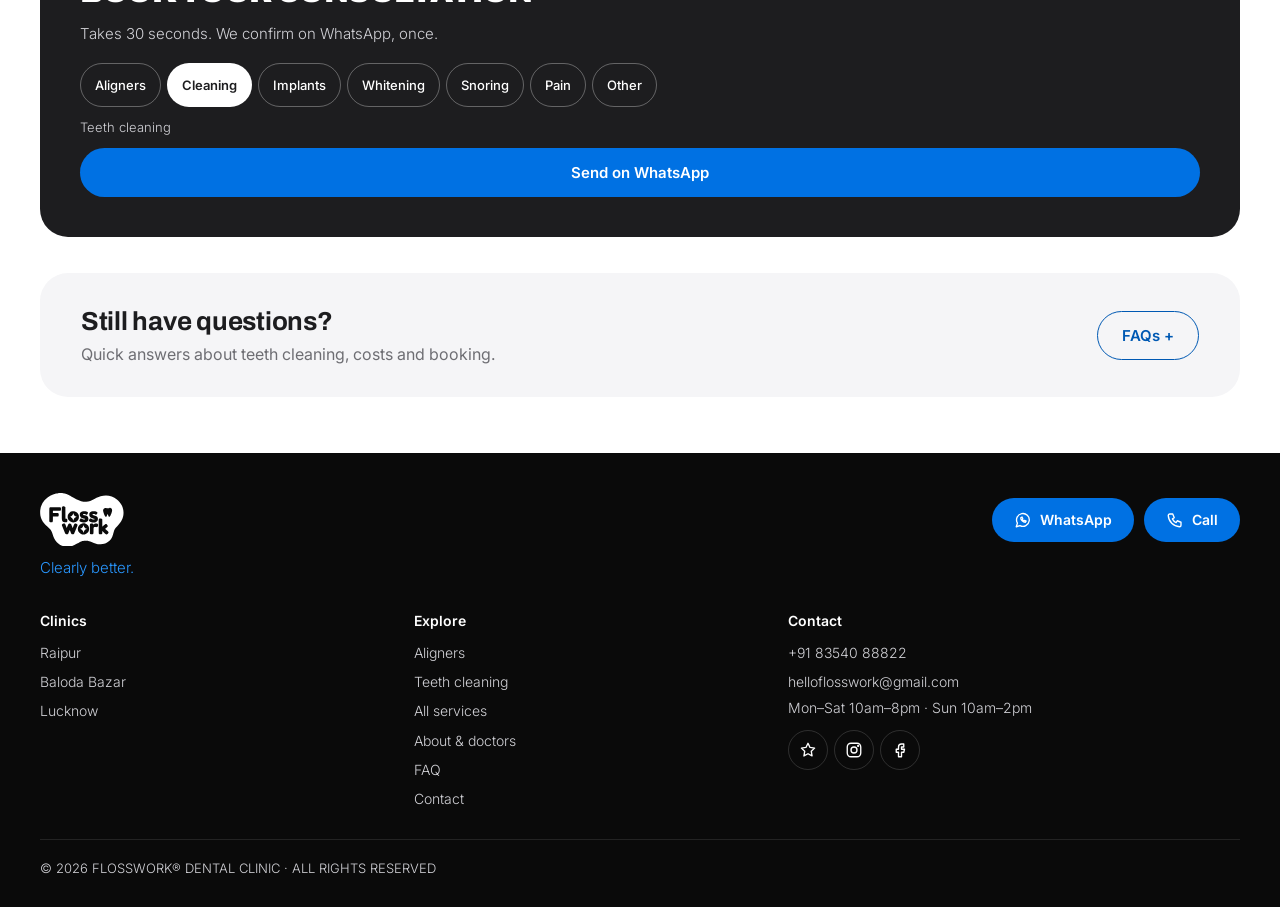
<file: cleaning.html>
<!doctype html>
<html lang="en-IN">
<head>
<meta charset="utf-8">
<meta name="viewport" content="width=device-width, initial-scale=1">
<meta name="robots" content="index,follow,max-image-preview:large">
<title>Teeth Cleaning in Raipur, Baloda Bazar &amp; Lucknow | Flosswork</title>
<meta name="description" content="Teeth cleaning in Raipur, Baloda Bazar and Lucknow: check-up, ultrasonic scaling and polishing by an MDS doctor. Written quote. Open Sundays.">
<link rel="canonical" href="https://flosswork.in/cleaning">
<link rel="icon" href="favicon.svg" type="image/svg+xml">
<link rel="icon" href="favicon-48.png" type="image/png" sizes="48x48">
<link rel="icon" href="favicon-192.png" type="image/png" sizes="192x192">
<link rel="apple-touch-icon" href="apple-touch-icon.png">
<meta property="og:type" content="website">
<meta property="og:site_name" content="Flosswork Dental Clinic">
<meta property="og:url" content="https://flosswork.in/cleaning">
<meta property="og:title" content="Teeth Cleaning in Raipur, Baloda Bazar &amp; Lucknow | Flosswork">
<meta property="og:description" content="Teeth cleaning in Raipur, Baloda Bazar and Lucknow: check-up, ultrasonic scaling and polishing by an MDS doctor. Written quote. Open Sundays.">
<meta property="og:locale" content="en_IN">
<meta property="og:image" content="https://flosswork.in/images/og-cleaning.jpg">
<meta property="og:image:width" content="1200">
<meta property="og:image:height" content="630">
<meta property="og:image:alt" content="Teeth cleaning, scaling and polishing at Flosswork Dental Clinic">
<meta name="twitter:card" content="summary_large_image">
<meta name="twitter:title" content="Teeth Cleaning in Raipur, Baloda Bazar &amp; Lucknow | Flosswork">
<meta name="twitter:description" content="Teeth cleaning in Raipur, Baloda Bazar and Lucknow: check-up, ultrasonic scaling and polishing by an MDS doctor. Written quote. Open Sundays.">
<meta name="twitter:image" content="https://flosswork.in/images/og-cleaning.jpg">
<meta name="twitter:image:alt" content="Teeth cleaning, scaling and polishing at Flosswork Dental Clinic">
<meta name="theme-color" content="#1d1d1f">
<link rel="preconnect" href="https://fonts.googleapis.com">
<link rel="preconnect" href="https://fonts.gstatic.com" crossorigin>
<link rel="preload" as="style" href="https://fonts.googleapis.com/css2?family=Archivo:wght@800;900&family=Fredoka:wght@500;600&family=Inter:wght@300;400;500;600;700&display=swap" onload="this.onload=null;this.rel='stylesheet'"><noscript><link rel="stylesheet" href="https://fonts.googleapis.com/css2?family=Archivo:wght@800;900&family=Fredoka:wght@500;600&family=Inter:wght@300;400;500;600;700&display=swap"></noscript>
<link rel="preload" as="image" type="image/webp" imagesrcset="images/svc-cleaning-480.webp 480w, images/svc-cleaning-800.webp 800w, images/svc-cleaning-1200.webp 1200w" imagesizes="(min-width:760px) 560px, 92vw" fetchpriority="high">
<link rel="stylesheet" href="styles.css?v=4c87f79a">
<!--fw-festival-->
<script>(function(){var S={"enabled":true,"bv":"eb3df3ec","festivals":[{"id":"diwali-d","from":"2026-11-04","to":"2026-11-12","banner":{"text":"Shubh Deepavali from Flosswork","more":"wishing you a bright, healthy smile"},"v":"3dc98b79"}]},d=document,h=d.documentElement,pv=null,t,i,m;try{m=location.search.match(/[?&]festival=([\w-]+)/);if(m){if(m[1]==='off')sessionStorage.removeItem('fwFestival');else sessionStorage.setItem('fwFestival',m[1])}pv=sessionStorage.getItem('fwFestival')}catch(e){}if(pv){for(i=0;i<S.festivals.length;i++)if(S.festivals[i].id===pv)t=S.festivals[i]}else if(S.enabled){var n=new Intl.DateTimeFormat('en-CA',{timeZone:'Asia/Kolkata'}).format(new Date()),x;for(i=0;i<S.festivals.length;i++){x=S.festivals[i];if(n>=x.from&&n<=x.to)t=x}}if(!t)return;h.setAttribute('data-fw-festival',t.id);window.FW_FESTIVAL={id:t.id,banner:t.banner,preview:!!pv};d.write('<link rel="stylesheet" href="festival-themes/base.css?v='+S.bv+'"><link rel="stylesheet" href="festival-themes/'+t.id+'.css?v='+t.v+'">');['base',t.id].forEach(function(f){var s=d.createElement('script');s.src='festival-themes/'+f+'.js?v='+(f==='base'?S.bv:t.v);s.async=false;d.head.appendChild(s)})})();</script>
<!--/fw-festival-->
<script type="application/ld+json">{"@context":"https://schema.org","@graph":[{"@type":"Organization","@id":"https://flosswork.in/#organization","name":"Flosswork Dental Clinic","url":"https://flosswork.in/","slogan":"Clearly better.","foundingDate":"2023","logo":{"@type":"ImageObject","url":"https://flosswork.in/brand/icon.svg"},"email":"helloflosswork@gmail.com","telephone":"+918354088822","sameAs":["https://share.google/FxXZNT7AcuzzEOvvb","https://www.instagram.com/helloflosswork","https://www.facebook.com/share/1aPEa3Czvx/"],"contactPoint":[{"@type":"ContactPoint","telephone":"+918354088822","contactType":"customer service","areaServed":"IN","availableLanguage":"English"}],"founder":[{"@id":"https://flosswork.in/about#pg"},{"@id":"https://flosswork.in/about#ns"}]},{"@type":"WebSite","@id":"https://flosswork.in/#website","url":"https://flosswork.in/","name":"Flosswork Dental Clinic","inLanguage":"en-IN","publisher":{"@id":"https://flosswork.in/#organization"}},{"@type":"Person","@id":"https://flosswork.in/about#pg","name":"Dr. Priyesh Gupta","honorificPrefix":"Dr.","url":"https://flosswork.in/about","jobTitle":"Prosthodontist & Implant Surgeon","hasCredential":[{"@type":"EducationalOccupationalCredential","credentialCategory":"degree","name":"BDS"},{"@type":"EducationalOccupationalCredential","credentialCategory":"degree","name":"MDS"}],"knowsAbout":["Implants","Prosthodontics"],"worksFor":{"@id":"https://flosswork.in/#organization"}},{"@type":"Person","@id":"https://flosswork.in/about#ns","name":"Dr. Nehal Saraf","honorificPrefix":"Dr.","url":"https://flosswork.in/about","jobTitle":"Orthodontist & Aligner Specialist","hasCredential":[{"@type":"EducationalOccupationalCredential","credentialCategory":"degree","name":"BDS"},{"@type":"EducationalOccupationalCredential","credentialCategory":"degree","name":"MDS"}],"knowsAbout":["Clear aligners","Orthodontics"],"worksFor":{"@id":"https://flosswork.in/#organization"}},{"@type":"Service","name":"Teeth cleaning (scaling and polishing)","serviceType":"Dental hygiene","provider":{"@id":"https://flosswork.in/#organization"},"areaServed":[{"@type":"City","name":"Raipur"},{"@type":"City","name":"Baloda Bazar"},{"@type":"City","name":"Lucknow"}],"url":"https://flosswork.in/cleaning"},{"@type":"WebPage","@id":"https://flosswork.in/cleaning#webpage","url":"https://flosswork.in/cleaning","name":"Teeth Cleaning in Raipur, Baloda Bazar & Lucknow | Flosswork","description":"Teeth cleaning in Raipur, Baloda Bazar and Lucknow: check-up, ultrasonic scaling and polishing by an MDS doctor. Written quote. Open Sundays.","inLanguage":"en-IN","isPartOf":{"@id":"https://flosswork.in/#website"},"about":{"@id":"https://flosswork.in/#organization"},"breadcrumb":{"@id":"https://flosswork.in/cleaning#breadcrumb"}},{"@type":"BreadcrumbList","@id":"https://flosswork.in/cleaning#breadcrumb","itemListElement":[{"@type":"ListItem","position":1,"name":"Home","item":"https://flosswork.in/"},{"@type":"ListItem","position":2,"name":"Teeth cleaning","item":"https://flosswork.in/cleaning"}]}]}</script>
<script>(function(){var o=['index','aligners','cleaning','services'];function x(u){try{var n=new URL(u).pathname.split('/').pop().replace(/\.html$/,'')||'index';return o.indexOf(n)}catch(_){return-1}}
addEventListener('pageswap',function(e){if(!e.viewTransition||!e.activation||!e.activation.from||!e.activation.entry)return;var a=x(e.activation.from.url),b=x(e.activation.entry.url);if(a<0||b<0||a===b)return;var d=b>a?'fwd':'back';document.documentElement.classList.add('vt-'+d);try{sessionStorage.setItem('fwDir',d)}catch(_){}});
addEventListener('pagereveal',function(e){var d=null;try{d=sessionStorage.getItem('fwDir');sessionStorage.removeItem('fwDir')}catch(_){}if(!e.viewTransition)return;if(d)document.documentElement.classList.add('vt-'+d);e.viewTransition.finished.then(function(){document.documentElement.classList.remove('vt-fwd','vt-back')})})})();</script>
</head>
<body data-page-need="cleaning" data-nav="solid">
<svg width="0" height="0" style="position:absolute" aria-hidden="true" focusable="false"><defs><symbol id="fw-icon" viewBox="183 533 1905 1226"><path fill="currentColor" fill-rule="evenodd" d="M 595.6 534.7 C 584.8 535.8 562 539.8 546.9 543.3 C 453.1 565.3 366.4 613.6 301.6 679.9 C 269.6 712.7 247.7 743.2 226.9 784.3 C 202.8 831.9 188.9 878.6 185.4 922.3 C 182 965.1 184.1 1019.5 190.1 1048.8 C 196.7 1081.4 209.6 1119.3 223.8 1147.6 C 250.8 1201.4 286.4 1244.4 353.1 1303.9 C 407.8 1352.5 426.9 1374.8 444.4 1410.5 C 454 1430.1 458.1 1440.7 472.3 1483.1 C 489 1532.3 499.2 1557.5 512.7 1582.6 C 540.9 1635 583.4 1679.5 634.4 1710.1 C 676.5 1735.5 724 1751.4 772.5 1756.6 C 790.7 1758.4 830.9 1758 848.9 1755.6 C 907.8 1747.8 953.5 1730.2 1028.6 1686.4 C 1071.6 1661.3 1098.8 1647.4 1123.5 1637.5 C 1154.1 1625.4 1170.3 1622.7 1214.7 1622.7 C 1270.1 1622.7 1283.7 1625.9 1394.8 1664.8 C 1473.2 1692.2 1491 1696.7 1530.9 1699.3 C 1575.4 1702.1 1618.6 1699.2 1644.9 1691.7 C 1697.7 1676.7 1746 1647.8 1778.4 1611.8 C 1795.6 1592.8 1809 1573.2 1821.7 1548.5 C 1834.5 1523.5 1840.3 1506.4 1854.8 1451.9 C 1867.4 1403.6 1875.7 1379.7 1886.4 1359.1 C 1898.1 1337 1903.6 1330.1 1948.7 1282.4 C 1993.1 1235.5 2013.2 1210.7 2033.1 1178.4 C 2058.5 1137.4 2078.1 1081.6 2083.8 1034.3 C 2093.6 954.5 2081 881.7 2045.6 811.7 C 2019.9 761 1981.3 713.6 1935.7 677 C 1832.2 593.8 1699.7 568.4 1564 605.6 C 1520.9 617.4 1490.8 630.3 1432.6 661.4 C 1349.3 706.1 1299.6 723.4 1236.3 730 C 1218.1 731.9 1186.3 731.4 1170.4 729.1 C 1104 719 1029.3 689.2 948.2 640.1 C 894 607.2 883.7 601.2 867.4 592.3 C 806.7 559.5 759.4 543.2 703.4 536 C 689.9 534.3 610 533.3 595.6 534.7 Z M 1790.4 872.7 C 1801.7 875.9 1804.9 877.5 1811.5 883.5 C 1819.1 890.5 1822.1 897 1824.5 912.8 L 1826.6 925.6 L 1824.5 939.8 C 1823.4 947.5 1821.3 957.7 1820.1 962.4 C 1815.5 979.1 1805.8 1006.7 1800.3 1019.2 C 1798.9 1022.3 1796.5 1027.8 1794.9 1031.4 C 1791.8 1038.8 1786.9 1049.4 1785.4 1052.2 C 1777.3 1067.4 1773.3 1071.7 1765.9 1073.5 C 1759.4 1075 1754.2 1073.5 1749 1068.5 C 1743.6 1063.2 1742.7 1061.2 1732.5 1030.5 C 1729.2 1020.6 1724.5 1016.2 1720 1018.7 C 1716.9 1020.3 1715.5 1023.4 1708.6 1043.7 C 1703.2 1060.3 1701.1 1064.9 1697.5 1068.6 C 1691.7 1074.6 1687 1075.7 1678.2 1073 C 1672.2 1071.2 1667.4 1066.1 1662.2 1055.8 C 1660.2 1051.8 1658.4 1048.3 1658 1048 C 1657.7 1047.7 1656.9 1046 1656.2 1044.2 C 1655.5 1042.4 1653.9 1038.5 1652.6 1035.7 C 1649.2 1028.1 1644.8 1017.6 1643.7 1014.4 C 1643.2 1012.8 1641.3 1008 1639.6 1003.6 C 1633.9 988.2 1625.8 962.4 1622.6 948.7 C 1617 924.5 1622 903.6 1636.5 889 C 1646 879.6 1657.7 874.6 1673 873.4 C 1681 872.7 1689.6 874.1 1702.9 877.9 C 1710.8 880.3 1713.8 880.7 1723.1 880.7 C 1732.6 880.7 1735 880.3 1742.1 877.9 C 1749.6 875.5 1761.8 871.9 1766.3 870.9 C 1772 869.7 1782 870.5 1790.4 872.7 Z M 1790.4 872.7"/></symbol></defs></svg>
<header class="nav" id="nav">
  <div class="wrap nav-in">
    <a class="logo" href="/" aria-label="Flosswork Dental Clinic home"><svg class="logo-mark" viewBox="0 0 1905 1226" aria-hidden="true"><use href="#fw-icon"/></svg><span class="logo-text"><span class="logo-name">Flosswork<sup>®</sup></span><span class="logo-sub">Dental Clinic</span></span></a>
    <nav class="l" aria-label="Main"><a href="/">Home</a><a href="/aligners">Aligners</a><a href="/cleaning" aria-current="page">Cleaning</a><a href="/services">Services</a><a href="/about">About</a><a href="/contact">Contact</a></nav>
    <div class="hdr-r">
      <a class="btn btn--call hdr-call" data-call href="tel:+918354088822" aria-label="Call Flosswork"><svg class="ic" viewBox="0 0 24 24" fill="none" stroke="currentColor" stroke-width="1.8" stroke-linecap="round" stroke-linejoin="round" aria-hidden="true"><path d="M5 4h4l2 5-2.5 1.5a11 11 0 0 0 5 5L15 13l5 2v4a2 2 0 0 1-2 2A16 16 0 0 1 3 6a2 2 0 0 1 2-2z"/></svg><span class="lbl">Call</span></a>
      <a class="btn btn--wa hdr-wa" href="#book" data-book aria-label="WhatsApp Flosswork"><svg class="ic" viewBox="0 0 24 24" fill="none" stroke="currentColor" stroke-width="1.8" stroke-linecap="round" stroke-linejoin="round" aria-hidden="true"><path d="M3 21l1.6-4.8A8.5 8.5 0 1 1 8 19.4L3 21z"/><path d="M9 9c0 3 3 6 6 6l1.2-1.5-2-1-1 .6c-.8-.4-1.700-1.300-2.100-2.100l.6-1-1-2z"/></svg><span class="lbl">WhatsApp</span></a>
    </div>
  </div>
</header>
<div class="drawer" id="drawer" role="dialog" aria-modal="true" aria-label="Menu"><button class="sheet-x" id="close-menu" type="button" aria-label="Close menu"></button><div class="sheet"><p class="sl">Explore</p><nav class="rows" aria-label="More pages"><a class="row" href="/about"><span class="ti"><svg viewBox="0 0 24 24" fill="none" stroke="currentColor" stroke-width="1.8" stroke-linecap="round" stroke-linejoin="round" aria-hidden="true"><circle cx="9" cy="8" r="3.5"/><path d="M2.5 20c0-3.5 3-6 6.5-6s6.5 2.5 6.5 6M16 5a3.5 3.5 0 0 1 0 6.5M18 14.5c2 .8 3.5 2.8 3.5 5.5"/></svg></span><span class="tl">About us</span><svg class="go" viewBox="0 0 24 24" fill="none" stroke="currentColor" stroke-width="1.8" stroke-linecap="round" stroke-linejoin="round" aria-hidden="true"><path d="M9 6l6 6-6 6"/></svg></a><a class="row" href="/faq"><span class="ti"><svg viewBox="0 0 24 24" fill="none" stroke="currentColor" stroke-width="1.8" stroke-linecap="round" stroke-linejoin="round" aria-hidden="true"><circle cx="12" cy="12" r="9"/><path d="M9.5 9.5a2.5 2.5 0 1 1 3.5 2.3c-.7.4-1 .9-1 1.7M12 17h.01"/></svg></span><span class="tl">FAQ</span><svg class="go" viewBox="0 0 24 24" fill="none" stroke="currentColor" stroke-width="1.8" stroke-linecap="round" stroke-linejoin="round" aria-hidden="true"><path d="M9 6l6 6-6 6"/></svg></a><a class="row" href="/contact"><span class="ti"><svg viewBox="0 0 24 24" fill="none" stroke="currentColor" stroke-width="1.8" stroke-linecap="round" stroke-linejoin="round" aria-hidden="true"><path d="M12 21s7-6.2 7-11.5a7 7 0 0 0-14 0C5 14.8 12 21 12 21z"/><circle cx="12" cy="9.5" r="2.5"/></svg></span><span class="tl">Contact</span><svg class="go" viewBox="0 0 24 24" fill="none" stroke="currentColor" stroke-width="1.8" stroke-linecap="round" stroke-linejoin="round" aria-hidden="true"><path d="M9 6l6 6-6 6"/></svg></a></nav></div></div>
<main id="top">
<section class="phero">
  <div class="wrap">
    <div>
      <div class="eyebrow">Teeth cleaning</div>
      <h1><strong>Teeth cleaning.</strong></h1>
      <p>Professional scaling and polishing by your doctor, with a check-up so small problems are caught early.</p>
      <div class="row"><a class="btn btn--ink btn--lg" href="#book" data-book="cleaning">Book a cleaning</a></div>
    </div>
    <div class="img"><picture><source type="image/webp" srcset="images/svc-cleaning-480.webp 480w, images/svc-cleaning-800.webp 800w, images/svc-cleaning-1200.webp 1200w" sizes="(min-width:760px) 560px, 92vw"><img width="1200" height="900" src="images/svc-cleaning.jpg" alt="Professional teeth cleaning" fetchpriority="high"></picture></div>
  </div>
</section>

<section class="sec" aria-labelledby="inc-h">
  <div class="wrap">
    <h2 class="hd" id="inc-h">What’s included</h2>
    <p class="sub">A cleaning is more than a polish. Your doctor looks after your whole mouth.</p>
    <div class="tr">
      <div class="t"><div><div class="ic" aria-hidden="true">1</div><h3 style="margin-top:18px">Check-up</h3><small>Your teeth and gums are examined first.</small></div></div>
      <div class="t"><div><div class="ic" aria-hidden="true">2</div><h3 style="margin-top:18px">Scaling</h3><small>Plaque and tartar are removed with ultrasonic cleaning.</small></div></div>
      <div class="t"><div><div class="ic" aria-hidden="true">3</div><h3 style="margin-top:18px">Polishing</h3><small>Surface stains are polished away and teeth feel smooth.</small></div></div>
      <div class="t"><div><div class="ic" aria-hidden="true">4</div><h3 style="margin-top:18px">Advice</h3><small>Simple guidance on brushing, flossing and your next visit.</small></div></div>
    </div>
  </div>
</section>

<section class="sec s" aria-labelledby="who-h">
  <div class="wrap">
    <h2 class="hd" id="who-h">Who needs it, and how often</h2>
    <p class="sub">Most people benefit from a professional cleaning about every six months. See the <a href="/faq#cleaning">cleaning FAQ</a> for more.</p>
    <div class="steps">
      <div class="st"><i>✓</i><div><b>Everyone</b><p>Brushing at home can’t remove hardened tartar. A regular cleaning protects your teeth and gums.</p></div></div>
      <div class="st"><i>!</i><div><b>Sooner if</b><p>Your gums bleed, your breath is persistently bad, or you wear aligners or have implants.</p></div></div>
      <div class="st"><i>→</i><div><b>Before aligners</b><p>Healthy gums matter for aligner treatment. Your doctor will check, and may suggest a cleaning first.</p></div></div>
    </div>
  </div>
</section>



<div class="wrap book" id="book">
  <form class="form" id="form" novalidate aria-labelledby="f-h">
    <div id="form-body">
      <div class="tag">Clearly better.</div>
      <h2 class="hd" id="f-h">Book your consultation</h2>
      <p class="intro">Takes 30 seconds. We confirm on WhatsApp, once.</p>
      <div class="pl" id="p-need" role="group" aria-label="What do you need"></div>
      <p class="sumline" id="sum"></p>
      <button class="btn btn--wa send" id="send" type="submit">Send on WhatsApp</button>
    </div>
    <div class="done" id="done" role="status" hidden>
      <h2 class="hd">Thank you.</h2>
      <p>WhatsApp should have opened with your message. Press send and we’ll confirm your visit. If it didn’t open, use the button below.</p>
      <a class="btn btn--wa send" id="done-link" target="_blank" rel="noopener" style="width:auto;justify-self:start">Open WhatsApp</a>
      <button class="again" id="again" type="button">Make another booking</button>
    </div>
  </form>
</div>
</main>
<section class="faqban fbx" aria-labelledby="fb-h">
  <div class="wrap"><details class="in" id="faq-group">
    <summary><div><h2 id="fb-h">Still have questions?</h2><p>Quick answers about teeth cleaning, costs and booking.</p></div><span class="btn btn--line btn--accent"><span class="o">FAQs <span aria-hidden="true">+</span></span><span class="c">Hide FAQs <span aria-hidden="true">−</span></span></span></summary>
    <div class="qg-body"><div class="faq"><details class="q" id="fq-clean-often"><summary><h3>How often should I get my teeth cleaned?</h3></summary><div class="a"><p>Most people benefit from a professional cleaning about <b>every six months</b>. Come sooner if your gums bleed, your breath is persistently bad, or you wear aligners or have implants.</p></div></details><details class="q" id="fq-clean-incl"><summary><h3>What happens during a teeth cleaning?</h3></summary><div class="a"><p>Your doctor first checks your teeth and gums, then removes plaque and tartar with ultrasonic <b>scaling</b>, <b>polishes</b> away surface stains, and finishes with simple advice on brushing and flossing.</p><p>More detail is on our <a href="/cleaning">teeth cleaning page</a>.</p></div></details><details class="q" id="fq-clean-cost"><summary><h3>How much does teeth cleaning cost?</h3></summary><div class="a"><p>The cost depends on what your teeth and gums need, so we don’t quote a fixed price online. Message us on <a href="/contact">WhatsApp</a> and we’ll give you a written quote.</p></div></details><details class="q" id="fq-book"><summary><h3>How do I book an appointment?</h3></summary><div class="a"><p>The quickest way is WhatsApp: choose what you need on our <a href="/contact">contact page</a> and a message is ready to send. You can also call <a href="tel:+918354088822">+91 83540 88822</a> or walk in. Most patients get an appointment within 24 hours.</p><p>We confirm your visit on WhatsApp once, with no repeated calls.</p></div></details></div><div class="qg-more"><a class="btn btn--line btn--accent" href="/faq">Read all FAQs <span aria-hidden="true">→</span></a></div></div>
  </details></div>
</section>
<script>(function(){var g=document.getElementById('faq-group');if(!g)return;function o(){var h=location.hash.slice(1),e=h&&document.getElementById(h);if(e&&g.contains(e)){g.open=true;if(e.tagName==='DETAILS')e.open=true;e.scrollIntoView()}}o();addEventListener('hashchange',o)})();</script>
<footer class="foot">
  <div class="wrap">
    <div class="foot-top">
      <div class="brand"><svg class="foot-mark" viewBox="0 0 384 246" role="img" aria-label="Flosswork"><use href="brand/wordmark-sprite.svg#fw-word"/></svg><em>Clearly better.</em></div>
      <div class="fbtns"><a class="fbtn" href="#book" data-book aria-label="WhatsApp Flosswork"><svg class="ic" viewBox="0 0 24 24" fill="none" stroke="currentColor" stroke-width="1.8" stroke-linecap="round" stroke-linejoin="round" aria-hidden="true"><path d="M3 21l1.6-4.8A8.5 8.5 0 1 1 8 19.4L3 21z"/><path d="M9 9c0 3 3 6 6 6l1.2-1.5-2-1-1 .6c-.8-.4-1.700-1.300-2.100-2.100l.6-1-1-2z"/></svg>WhatsApp</a><a class="fbtn" data-call href="tel:+918354088822" aria-label="Call Flosswork"><svg class="ic" viewBox="0 0 24 24" fill="none" stroke="currentColor" stroke-width="1.8" stroke-linecap="round" stroke-linejoin="round" aria-hidden="true"><path d="M5 4h4l2 5-2.5 1.5a11 11 0 0 0 5 5L15 13l5 2v4a2 2 0 0 1-2 2A16 16 0 0 1 3 6a2 2 0 0 1 2-2z"/></svg>Call</a></div>
    </div>
    <div class="g">
      <div><b>Clinics</b><a href="/raipur">Raipur</a><a href="/baloda-bazar">Baloda Bazar</a><a href="/lucknow">Lucknow</a></div>
      <div><b>Explore</b><a href="/aligners">Aligners</a><a href="/cleaning">Teeth cleaning</a><a href="/services">All services</a><a href="/about">About &amp; doctors</a><a href="/faq">FAQ</a><a href="/contact">Contact</a></div>
      <div><b>Contact</b><a data-phone href="tel:+918354088822">+91 83540 88822</a><a href="mailto:helloflosswork@gmail.com">helloflosswork@gmail.com</a><span data-hours>Mon–Sat 10am–8pm · Sun 10am–2pm</span><div class="soc"><a data-gmb href="https://share.google/FxXZNT7AcuzzEOvvb" target="_blank" rel="noopener" aria-label="Google reviews"><svg class="ic" viewBox="0 0 24 24" fill="none" stroke="currentColor" stroke-width="1.8" stroke-linecap="round" stroke-linejoin="round" aria-hidden="true"><path d="M12 3l2.7 5.6 6.1.9-4.4 4.3 1 6.1L12 17l-5.4 2.9 1-6.1L3.2 9.5l6.1-.9L12 3z"/></svg></a><a href="https://www.instagram.com/helloflosswork" target="_blank" rel="noopener" aria-label="Instagram"><svg class="ic" viewBox="0 0 24 24" fill="none" stroke="currentColor" stroke-width="1.8" stroke-linecap="round" stroke-linejoin="round" aria-hidden="true"><rect x="3" y="3" width="18" height="18" rx="5"/><circle cx="12" cy="12" r="4"/><circle cx="17.5" cy="6.5" r=".6" fill="currentColor"/></svg></a><a href="https://www.facebook.com/share/1aPEa3Czvx/" target="_blank" rel="noopener" aria-label="Facebook"><svg class="ic" viewBox="0 0 24 24" fill="none" stroke="currentColor" stroke-width="1.8" stroke-linecap="round" stroke-linejoin="round" aria-hidden="true"><path d="M14 8h3V4h-3a4 4 0 0 0-4 4v3H7v4h3v6h4v-6h3l1-4h-4V8z"/></svg></a></div></div>
    </div>
    <div class="copy">© 2026 FLOSSWORK® DENTAL CLINIC · ALL RIGHTS RESERVED</div>
  </div>
</footer>
<div class="fabx" id="fab" role="group" aria-label="Contact us"><div class="fabx-pill"><a class="seg call" data-call href="tel:+918354088822" aria-label="Call Flosswork"><svg class="ic" viewBox="0 0 24 24" fill="none" stroke="currentColor" stroke-width="1.8" stroke-linecap="round" stroke-linejoin="round" aria-hidden="true"><path d="M5 4h4l2 5-2.5 1.5a11 11 0 0 0 5 5L15 13l5 2v4a2 2 0 0 1-2 2A16 16 0 0 1 3 6a2 2 0 0 1 2-2z"/></svg><span class="lbl">Call</span></a><a class="seg wa" href="#book" data-book aria-label="WhatsApp Flosswork"><svg class="ic" viewBox="0 0 24 24" fill="none" stroke="currentColor" stroke-width="1.8" stroke-linecap="round" stroke-linejoin="round" aria-hidden="true"><path d="M3 21l1.6-4.8A8.5 8.5 0 1 1 8 19.4L3 21z"/><path d="M9 9c0 3 3 6 6 6l1.2-1.5-2-1-1 .6c-.8-.4-1.7-1.3-2.1-2.1l.6-1-1-2z"/></svg><span class="lbl">WhatsApp</span></a></div></div>
<nav class="tabbar" id="bar" aria-label="Quick links" style="--i:2"><span class="tab-ind" aria-hidden="true"></span><a class="tab" href="/"><svg viewBox="0 0 24 24" fill="none" stroke="currentColor" stroke-width="1.8" stroke-linecap="round" stroke-linejoin="round" aria-hidden="true"><path d="M3 11l9-8 9 8M5 10v10h14V10M10 20v-6h4v6"/></svg><span>Home</span></a><a class="tab" href="/aligners"><svg viewBox="0 0 24 24" fill="none" stroke="currentColor" stroke-width="1.8" stroke-linecap="round" stroke-linejoin="round" aria-hidden="true"><path d="M12 3l1.8 5.2L19 10l-5.2 1.8L12 17l-1.8-5.2L5 10l5.2-1.8zM19 16l.8 2.2L22 19l-2.2.8L19 22l-.8-2.2L16 19l2.2-.8z"/></svg><span>Aligners</span></a><a class="tab" href="/cleaning" aria-current="page"><svg viewBox="0 0 24 24" fill="none" stroke="currentColor" stroke-width="1.8" stroke-linecap="round" stroke-linejoin="round" aria-hidden="true"><path d="M12 3s6 6.2 6 10.5a6 6 0 0 1-12 0C6 9.2 12 3 12 3z"/></svg><span>Cleaning</span></a><a class="tab" href="/services"><svg viewBox="0 0 24 24" fill="none" stroke="currentColor" stroke-width="1.8" stroke-linecap="round" stroke-linejoin="round" aria-hidden="true"><path d="M7 3c-2.5 0-4 2-4 4.5 0 2 1 3.5 1.5 6S5.5 21 7.5 21c1.5 0 1.5-4 4.5-4s3 4 4.5 4c2 0 2.5-4.5 3-7s1.5-4 1.5-6.5C21 5 19.5 3 17 3c-2 0-3 1-5 1S9 3 7 3z"/></svg><span>Services</span></a><button class="tab" id="menu-btn" type="button" aria-label="Open menu" aria-expanded="false" aria-controls="drawer"><svg viewBox="0 0 24 24" fill="none" stroke="currentColor" stroke-width="1.8" stroke-linecap="round" stroke-linejoin="round" aria-hidden="true"><path d="M4 7h16M4 12h16M4 17h16"/></svg><span>Menu</span></button></nav>
<script src="config.js?v=bb67164a" defer></script>
<script src="app.js?v=75b82992" defer></script>
</body>
</html>
</file>
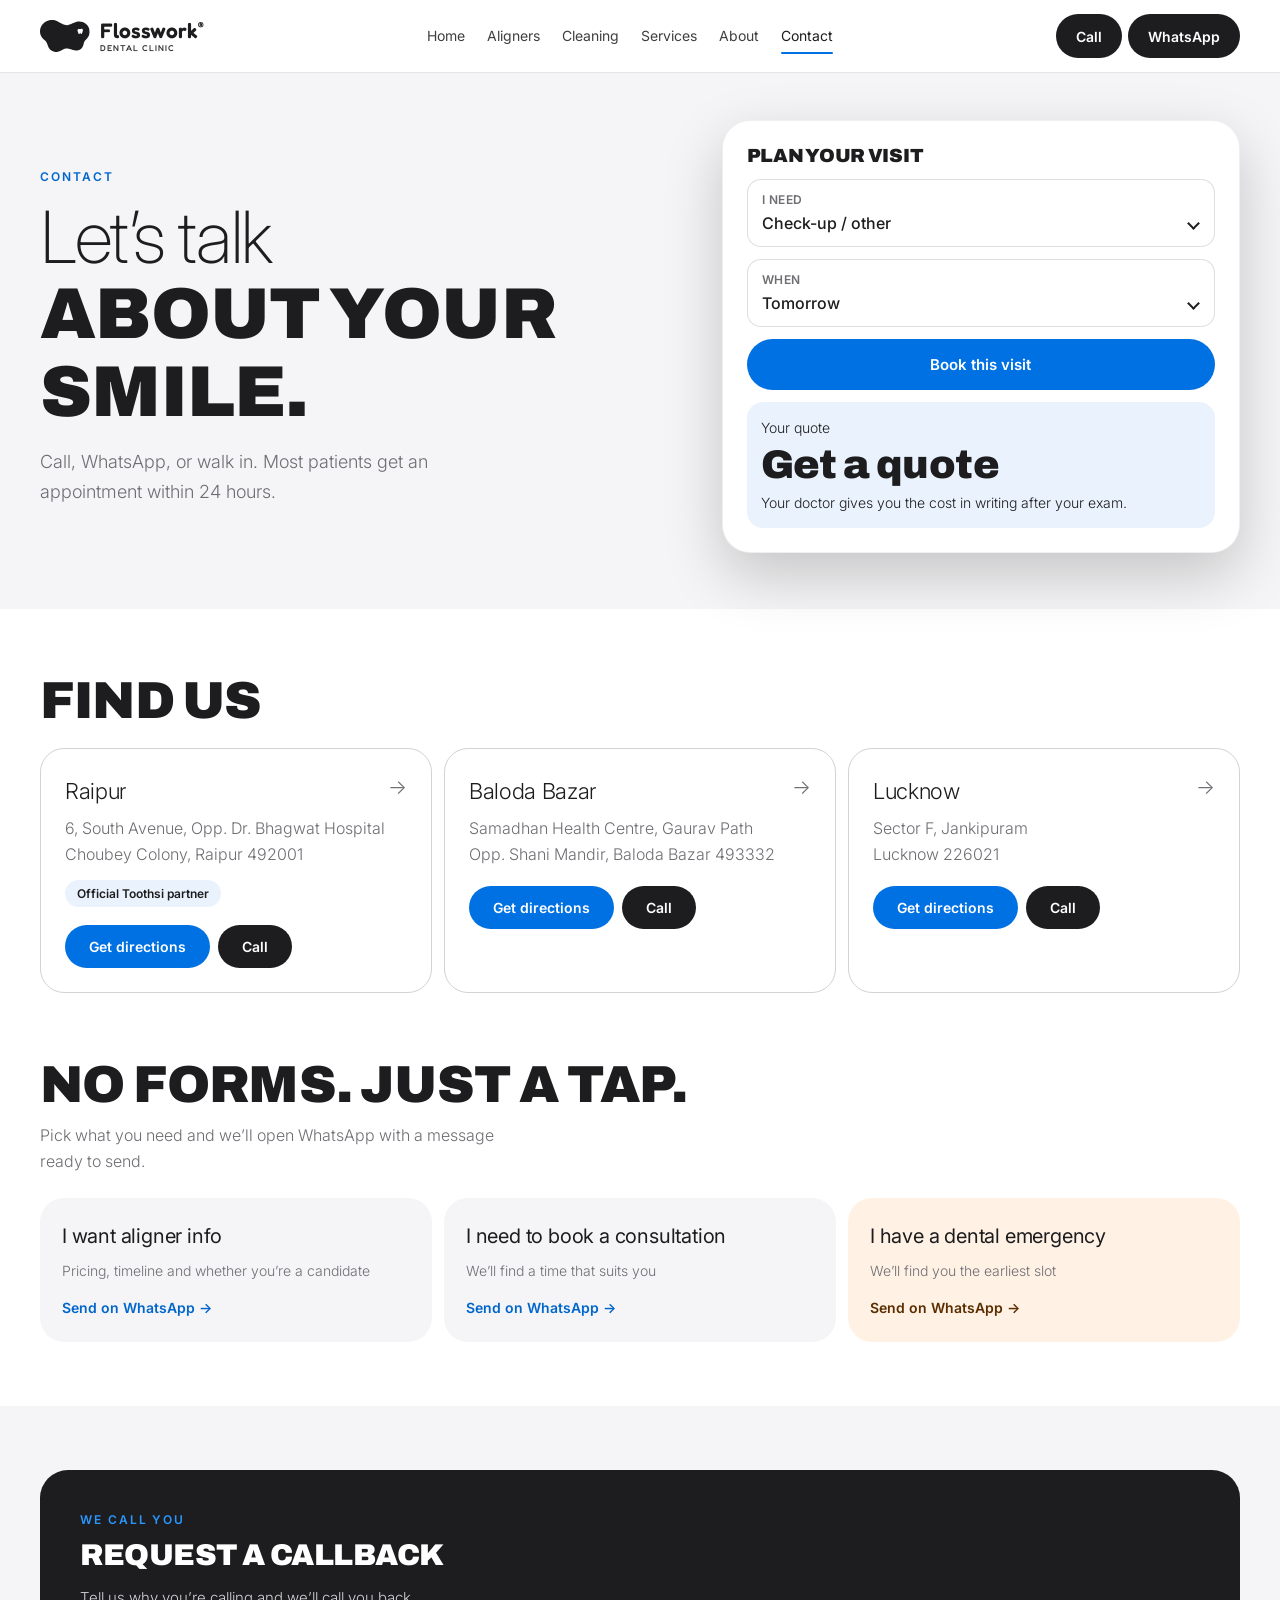
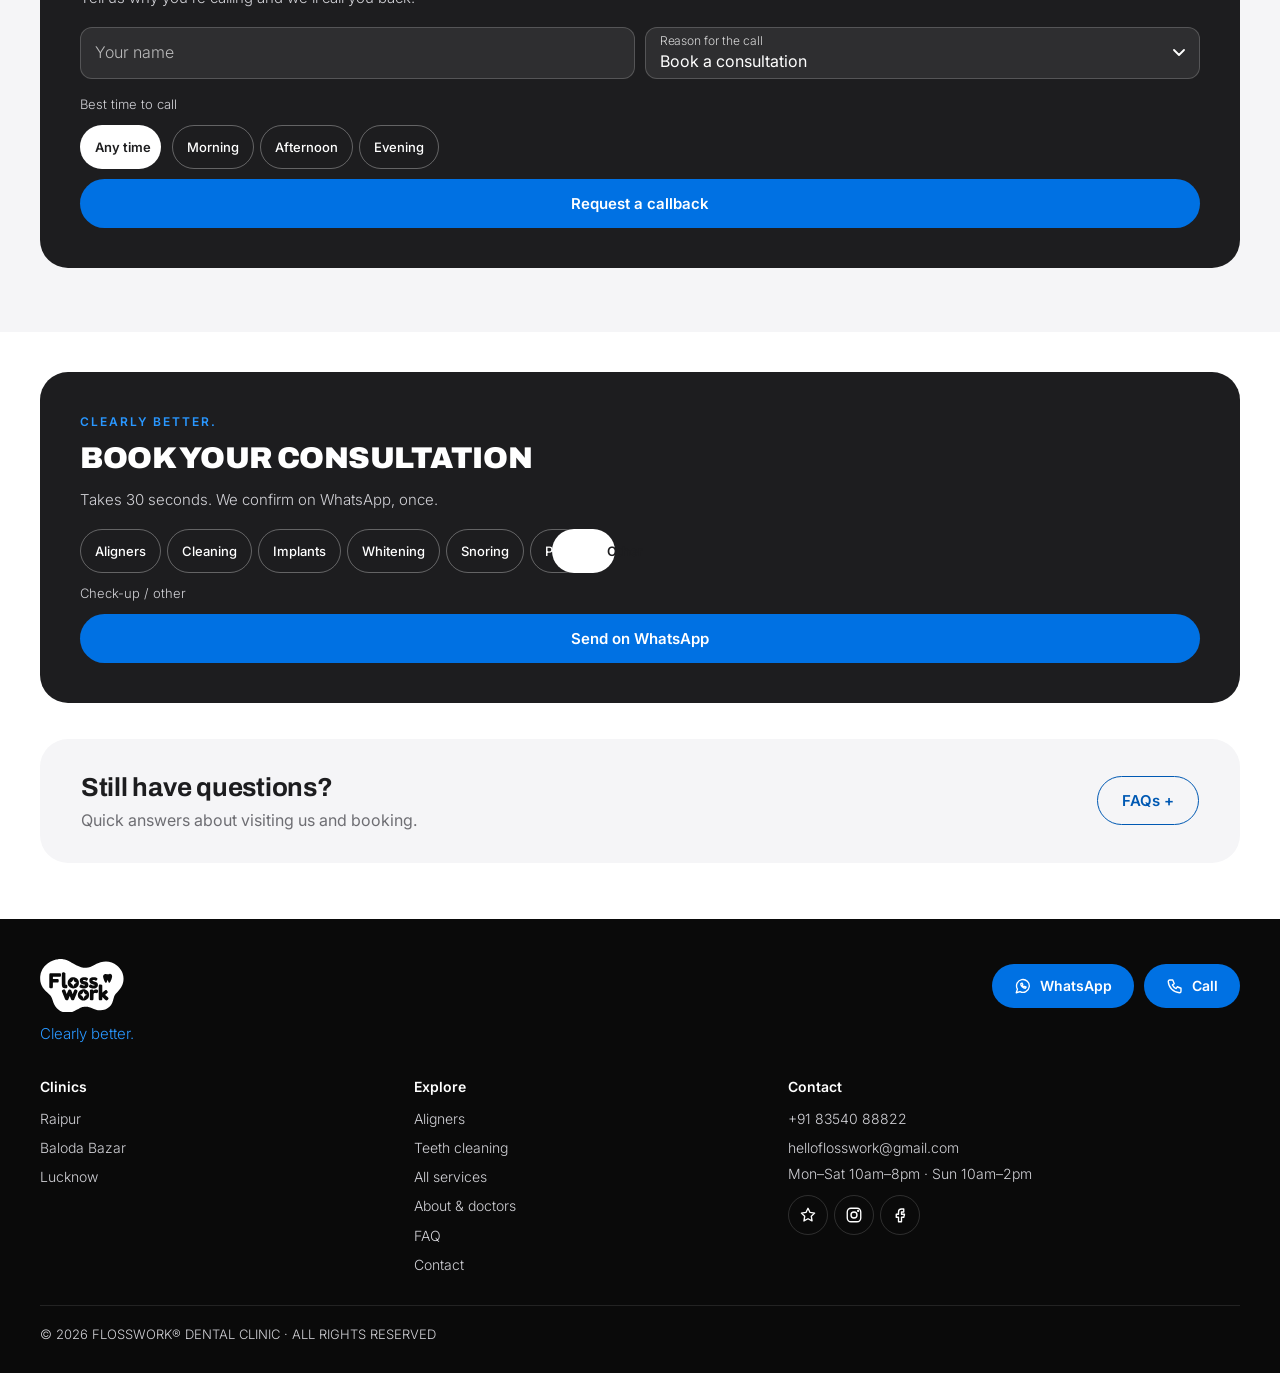
<file: contact.html>
<!doctype html>
<html lang="en-IN">
<head>
<meta charset="utf-8">
<meta name="viewport" content="width=device-width, initial-scale=1">
<meta name="robots" content="index,follow,max-image-preview:large">
<title>Book a Dental Appointment | Raipur, Baloda Bazar, Lucknow</title>
<meta name="description" content="Book a dental appointment at Flosswork in Raipur, Baloda Bazar or Lucknow. Call, WhatsApp or book online. Mon–Sat 10am–8pm, Sunday 10am–2pm.">
<link rel="canonical" href="https://flosswork.in/contact">
<link rel="icon" href="favicon.svg" type="image/svg+xml">
<link rel="icon" href="favicon-48.png" type="image/png" sizes="48x48">
<link rel="icon" href="favicon-192.png" type="image/png" sizes="192x192">
<link rel="apple-touch-icon" href="apple-touch-icon.png">
<meta property="og:type" content="website">
<meta property="og:site_name" content="Flosswork Dental Clinic">
<meta property="og:url" content="https://flosswork.in/contact">
<meta property="og:title" content="Book a Dental Appointment | Raipur, Baloda Bazar, Lucknow">
<meta property="og:description" content="Book a dental appointment at Flosswork in Raipur, Baloda Bazar or Lucknow. Call, WhatsApp or book online. Mon–Sat 10am–8pm, Sunday 10am–2pm.">
<meta property="og:locale" content="en_IN">
<meta property="og:image" content="https://flosswork.in/images/og-contact.jpg">
<meta property="og:image:width" content="1200">
<meta property="og:image:height" content="630">
<meta property="og:image:alt" content="Book a dental appointment at Flosswork Dental Clinic">
<meta name="twitter:card" content="summary_large_image">
<meta name="twitter:title" content="Book a Dental Appointment | Raipur, Baloda Bazar, Lucknow">
<meta name="twitter:description" content="Book a dental appointment at Flosswork in Raipur, Baloda Bazar or Lucknow. Call, WhatsApp or book online. Mon–Sat 10am–8pm, Sunday 10am–2pm.">
<meta name="twitter:image" content="https://flosswork.in/images/og-contact.jpg">
<meta name="twitter:image:alt" content="Book a dental appointment at Flosswork Dental Clinic">
<meta name="theme-color" content="#1d1d1f">
<link rel="preconnect" href="https://fonts.googleapis.com">
<link rel="preconnect" href="https://fonts.gstatic.com" crossorigin>
<link rel="preload" as="style" href="https://fonts.googleapis.com/css2?family=Archivo:wght@800;900&family=Fredoka:wght@500;600&family=Inter:wght@300;400;500;600;700&display=swap" onload="this.onload=null;this.rel='stylesheet'"><noscript><link rel="stylesheet" href="https://fonts.googleapis.com/css2?family=Archivo:wght@800;900&family=Fredoka:wght@500;600&family=Inter:wght@300;400;500;600;700&display=swap"></noscript>
<link rel="stylesheet" href="styles.css?v=4c87f79a">
<!--fw-festival-->
<script>(function(){var S={"enabled":true,"bv":"eb3df3ec","festivals":[{"id":"diwali-d","from":"2026-11-04","to":"2026-11-12","banner":{"text":"Shubh Deepavali from Flosswork","more":"wishing you a bright, healthy smile"},"v":"3dc98b79"}]},d=document,h=d.documentElement,pv=null,t,i,m;try{m=location.search.match(/[?&]festival=([\w-]+)/);if(m){if(m[1]==='off')sessionStorage.removeItem('fwFestival');else sessionStorage.setItem('fwFestival',m[1])}pv=sessionStorage.getItem('fwFestival')}catch(e){}if(pv){for(i=0;i<S.festivals.length;i++)if(S.festivals[i].id===pv)t=S.festivals[i]}else if(S.enabled){var n=new Intl.DateTimeFormat('en-CA',{timeZone:'Asia/Kolkata'}).format(new Date()),x;for(i=0;i<S.festivals.length;i++){x=S.festivals[i];if(n>=x.from&&n<=x.to)t=x}}if(!t)return;h.setAttribute('data-fw-festival',t.id);window.FW_FESTIVAL={id:t.id,banner:t.banner,preview:!!pv};d.write('<link rel="stylesheet" href="festival-themes/base.css?v='+S.bv+'"><link rel="stylesheet" href="festival-themes/'+t.id+'.css?v='+t.v+'">');['base',t.id].forEach(function(f){var s=d.createElement('script');s.src='festival-themes/'+f+'.js?v='+(f==='base'?S.bv:t.v);s.async=false;d.head.appendChild(s)})})();</script>
<!--/fw-festival-->
<script type="application/ld+json">{"@context":"https://schema.org","@graph":[{"@type":"Organization","@id":"https://flosswork.in/#organization","name":"Flosswork Dental Clinic","url":"https://flosswork.in/","slogan":"Clearly better.","foundingDate":"2023","logo":{"@type":"ImageObject","url":"https://flosswork.in/brand/icon.svg"},"email":"helloflosswork@gmail.com","telephone":"+918354088822","sameAs":["https://share.google/FxXZNT7AcuzzEOvvb","https://www.instagram.com/helloflosswork","https://www.facebook.com/share/1aPEa3Czvx/"],"contactPoint":[{"@type":"ContactPoint","telephone":"+918354088822","contactType":"customer service","areaServed":"IN","availableLanguage":"English"}],"founder":[{"@id":"https://flosswork.in/about#pg"},{"@id":"https://flosswork.in/about#ns"}]},{"@type":"WebSite","@id":"https://flosswork.in/#website","url":"https://flosswork.in/","name":"Flosswork Dental Clinic","inLanguage":"en-IN","publisher":{"@id":"https://flosswork.in/#organization"}},{"@type":"Person","@id":"https://flosswork.in/about#pg","name":"Dr. Priyesh Gupta","honorificPrefix":"Dr.","url":"https://flosswork.in/about","jobTitle":"Prosthodontist & Implant Surgeon","hasCredential":[{"@type":"EducationalOccupationalCredential","credentialCategory":"degree","name":"BDS"},{"@type":"EducationalOccupationalCredential","credentialCategory":"degree","name":"MDS"}],"knowsAbout":["Implants","Prosthodontics"],"worksFor":{"@id":"https://flosswork.in/#organization"}},{"@type":"Person","@id":"https://flosswork.in/about#ns","name":"Dr. Nehal Saraf","honorificPrefix":"Dr.","url":"https://flosswork.in/about","jobTitle":"Orthodontist & Aligner Specialist","hasCredential":[{"@type":"EducationalOccupationalCredential","credentialCategory":"degree","name":"BDS"},{"@type":"EducationalOccupationalCredential","credentialCategory":"degree","name":"MDS"}],"knowsAbout":["Clear aligners","Orthodontics"],"worksFor":{"@id":"https://flosswork.in/#organization"}},{"@type":"Dentist","@id":"https://flosswork.in/contact#raipur","name":"Flosswork Dental Clinic, Raipur","url":"https://flosswork.in/raipur","telephone":"+918354088822","email":"helloflosswork@gmail.com","image":"https://flosswork.in/images/hero-home.jpg","logo":"https://flosswork.in/brand/icon.svg","slogan":"Clearly better.","address":{"@type":"PostalAddress","streetAddress":"6, South Avenue, Opp. Dr. Bhagwat Hospital, Choubey Colony","addressLocality":"Raipur","addressRegion":"Chhattisgarh","postalCode":"492001","addressCountry":"IN"},"hasMap":"https://maps.google.com/?q=Flosswork+Dental+Clinic+Choubey+Colony+Raipur","areaServed":{"@type":"City","name":"Raipur"},"sameAs":["https://share.google/FxXZNT7AcuzzEOvvb","https://www.instagram.com/helloflosswork","https://www.facebook.com/share/1aPEa3Czvx/"],"parentOrganization":{"@id":"https://flosswork.in/#organization"},"geo":{"@type":"GeoCoordinates","latitude":21.2514,"longitude":81.6296},"openingHoursSpecification":[{"@type":"OpeningHoursSpecification","dayOfWeek":["Monday","Tuesday","Wednesday","Thursday","Friday","Saturday"],"opens":"10:00","closes":"20:00"},{"@type":"OpeningHoursSpecification","dayOfWeek":"Sunday","opens":"10:00","closes":"14:00"}],"aggregateRating":{"@type":"AggregateRating","ratingValue":"4.9","bestRating":"5","worstRating":"1","ratingCount":"122","reviewCount":"122","url":"https://share.google/FxXZNT7AcuzzEOvvb"}},{"@type":"Dentist","@id":"https://flosswork.in/contact#baloda","name":"Flosswork Dental Clinic, Baloda Bazar","url":"https://flosswork.in/baloda-bazar","telephone":"+918354088822","email":"helloflosswork@gmail.com","image":"https://flosswork.in/images/hero-home.jpg","logo":"https://flosswork.in/brand/icon.svg","slogan":"Clearly better.","address":{"@type":"PostalAddress","streetAddress":"Samadhan Health Centre, Gaurav Path, Opp. Shani Mandir","addressLocality":"Baloda Bazar","addressRegion":"Chhattisgarh","postalCode":"493332","addressCountry":"IN"},"hasMap":"https://maps.app.goo.gl/iLH7STLszU33iTbU9","areaServed":{"@type":"City","name":"Baloda Bazar"},"sameAs":["https://www.instagram.com/helloflosswork","https://www.facebook.com/share/1aPEa3Czvx/"],"parentOrganization":{"@id":"https://flosswork.in/#organization"},"containedInPlace":{"@type":"Place","name":"Samadhan Health Centre","address":{"@type":"PostalAddress","streetAddress":"Gaurav Path","addressLocality":"Baloda Bazar","postalCode":"493332","addressCountry":"IN"}},"openingHoursSpecification":[{"@type":"OpeningHoursSpecification","dayOfWeek":["Monday","Tuesday","Wednesday","Thursday","Friday","Saturday"],"opens":"10:00","closes":"20:00"},{"@type":"OpeningHoursSpecification","dayOfWeek":"Sunday","opens":"10:00","closes":"14:00"}]},{"@type":"Dentist","@id":"https://flosswork.in/contact#lucknow","name":"Flosswork Dental Clinic, Lucknow","url":"https://flosswork.in/lucknow","telephone":"+918354088822","email":"helloflosswork@gmail.com","image":"https://flosswork.in/images/hero-home.jpg","logo":"https://flosswork.in/brand/icon.svg","slogan":"Clearly better.","address":{"@type":"PostalAddress","streetAddress":"Sector F, Jankipuram","addressLocality":"Lucknow","addressRegion":"Uttar Pradesh","postalCode":"226021","addressCountry":"IN"},"hasMap":"https://maps.google.com/?q=Sector+F+Jankipuram+Lucknow+226021","areaServed":{"@type":"City","name":"Lucknow"},"sameAs":["https://www.instagram.com/helloflosswork","https://www.facebook.com/share/1aPEa3Czvx/"],"parentOrganization":{"@id":"https://flosswork.in/#organization"},"openingHoursSpecification":[{"@type":"OpeningHoursSpecification","dayOfWeek":["Monday","Tuesday","Wednesday","Thursday","Friday","Saturday"],"opens":"10:00","closes":"20:00"},{"@type":"OpeningHoursSpecification","dayOfWeek":"Sunday","opens":"10:00","closes":"14:00"}]},{"@type":"ContactPage","@id":"https://flosswork.in/contact#webpage","url":"https://flosswork.in/contact","name":"Book a Dental Appointment | Raipur, Baloda Bazar, Lucknow","description":"Book a dental appointment at Flosswork in Raipur, Baloda Bazar or Lucknow. Call, WhatsApp or book online. Mon–Sat 10am–8pm, Sunday 10am–2pm.","inLanguage":"en-IN","isPartOf":{"@id":"https://flosswork.in/#website"},"about":{"@id":"https://flosswork.in/#organization"},"breadcrumb":{"@id":"https://flosswork.in/contact#breadcrumb"}},{"@type":"BreadcrumbList","@id":"https://flosswork.in/contact#breadcrumb","itemListElement":[{"@type":"ListItem","position":1,"name":"Home","item":"https://flosswork.in/"},{"@type":"ListItem","position":2,"name":"Contact","item":"https://flosswork.in/contact"}]}]}</script>
<script>(function(){var o=['index','aligners','cleaning','services'];function x(u){try{var n=new URL(u).pathname.split('/').pop().replace(/\.html$/,'')||'index';return o.indexOf(n)}catch(_){return-1}}
addEventListener('pageswap',function(e){if(!e.viewTransition||!e.activation||!e.activation.from||!e.activation.entry)return;var a=x(e.activation.from.url),b=x(e.activation.entry.url);if(a<0||b<0||a===b)return;var d=b>a?'fwd':'back';document.documentElement.classList.add('vt-'+d);try{sessionStorage.setItem('fwDir',d)}catch(_){}});
addEventListener('pagereveal',function(e){var d=null;try{d=sessionStorage.getItem('fwDir');sessionStorage.removeItem('fwDir')}catch(_){}if(!e.viewTransition)return;if(d)document.documentElement.classList.add('vt-'+d);e.viewTransition.finished.then(function(){document.documentElement.classList.remove('vt-fwd','vt-back')})})})();</script>
</head>
<body data-nav="solid">
<svg width="0" height="0" style="position:absolute" aria-hidden="true" focusable="false"><defs><symbol id="fw-icon" viewBox="183 533 1905 1226"><path fill="currentColor" fill-rule="evenodd" d="M 595.6 534.7 C 584.8 535.8 562 539.8 546.9 543.3 C 453.1 565.3 366.4 613.6 301.6 679.9 C 269.6 712.7 247.7 743.2 226.9 784.3 C 202.8 831.9 188.9 878.6 185.4 922.3 C 182 965.1 184.1 1019.5 190.1 1048.8 C 196.7 1081.4 209.6 1119.3 223.8 1147.6 C 250.8 1201.4 286.4 1244.4 353.1 1303.9 C 407.8 1352.5 426.9 1374.8 444.4 1410.5 C 454 1430.1 458.1 1440.7 472.3 1483.1 C 489 1532.3 499.2 1557.5 512.7 1582.6 C 540.9 1635 583.4 1679.5 634.4 1710.1 C 676.5 1735.5 724 1751.4 772.5 1756.6 C 790.7 1758.4 830.9 1758 848.9 1755.6 C 907.8 1747.8 953.5 1730.2 1028.6 1686.4 C 1071.6 1661.3 1098.8 1647.4 1123.5 1637.5 C 1154.1 1625.4 1170.3 1622.7 1214.7 1622.7 C 1270.1 1622.7 1283.7 1625.9 1394.8 1664.8 C 1473.2 1692.2 1491 1696.7 1530.9 1699.3 C 1575.4 1702.1 1618.6 1699.2 1644.9 1691.7 C 1697.7 1676.7 1746 1647.8 1778.4 1611.8 C 1795.6 1592.8 1809 1573.2 1821.7 1548.5 C 1834.5 1523.5 1840.3 1506.4 1854.8 1451.9 C 1867.4 1403.6 1875.7 1379.7 1886.4 1359.1 C 1898.1 1337 1903.6 1330.1 1948.7 1282.4 C 1993.1 1235.5 2013.2 1210.7 2033.1 1178.4 C 2058.5 1137.4 2078.1 1081.6 2083.8 1034.3 C 2093.6 954.5 2081 881.7 2045.6 811.7 C 2019.9 761 1981.3 713.6 1935.7 677 C 1832.2 593.8 1699.7 568.4 1564 605.6 C 1520.9 617.4 1490.8 630.3 1432.6 661.4 C 1349.3 706.1 1299.6 723.4 1236.3 730 C 1218.1 731.9 1186.3 731.4 1170.4 729.1 C 1104 719 1029.3 689.2 948.2 640.1 C 894 607.2 883.7 601.2 867.4 592.3 C 806.7 559.5 759.4 543.2 703.4 536 C 689.9 534.3 610 533.3 595.6 534.7 Z M 1790.4 872.7 C 1801.7 875.9 1804.9 877.5 1811.5 883.5 C 1819.1 890.5 1822.1 897 1824.5 912.8 L 1826.6 925.6 L 1824.5 939.8 C 1823.4 947.5 1821.3 957.7 1820.1 962.4 C 1815.5 979.1 1805.8 1006.7 1800.3 1019.2 C 1798.9 1022.3 1796.5 1027.8 1794.9 1031.4 C 1791.8 1038.8 1786.9 1049.4 1785.4 1052.2 C 1777.3 1067.4 1773.3 1071.7 1765.9 1073.5 C 1759.4 1075 1754.2 1073.5 1749 1068.5 C 1743.6 1063.2 1742.7 1061.2 1732.5 1030.5 C 1729.2 1020.6 1724.5 1016.2 1720 1018.7 C 1716.9 1020.3 1715.5 1023.4 1708.6 1043.7 C 1703.2 1060.3 1701.1 1064.9 1697.5 1068.6 C 1691.7 1074.6 1687 1075.7 1678.2 1073 C 1672.2 1071.2 1667.4 1066.1 1662.2 1055.8 C 1660.2 1051.8 1658.4 1048.3 1658 1048 C 1657.7 1047.7 1656.9 1046 1656.2 1044.2 C 1655.5 1042.4 1653.9 1038.5 1652.6 1035.7 C 1649.2 1028.1 1644.8 1017.6 1643.7 1014.4 C 1643.2 1012.8 1641.3 1008 1639.6 1003.6 C 1633.9 988.2 1625.8 962.4 1622.6 948.7 C 1617 924.5 1622 903.6 1636.5 889 C 1646 879.6 1657.7 874.6 1673 873.4 C 1681 872.7 1689.6 874.1 1702.9 877.9 C 1710.8 880.3 1713.8 880.7 1723.1 880.7 C 1732.6 880.7 1735 880.3 1742.1 877.9 C 1749.6 875.5 1761.8 871.9 1766.3 870.9 C 1772 869.7 1782 870.5 1790.4 872.7 Z M 1790.4 872.7"/></symbol></defs></svg>
<header class="nav" id="nav">
  <div class="wrap nav-in">
    <a class="logo" href="/" aria-label="Flosswork Dental Clinic home"><svg class="logo-mark" viewBox="0 0 1905 1226" aria-hidden="true"><use href="#fw-icon"/></svg><span class="logo-text"><span class="logo-name">Flosswork<sup>®</sup></span><span class="logo-sub">Dental Clinic</span></span></a>
    <nav class="l" aria-label="Main"><a href="/">Home</a><a href="/aligners">Aligners</a><a href="/cleaning">Cleaning</a><a href="/services">Services</a><a href="/about">About</a><a href="/contact" aria-current="page">Contact</a></nav>
    <div class="hdr-r">
      <a class="btn btn--call hdr-call" data-call href="tel:+918354088822" aria-label="Call Flosswork"><svg class="ic" viewBox="0 0 24 24" fill="none" stroke="currentColor" stroke-width="1.8" stroke-linecap="round" stroke-linejoin="round" aria-hidden="true"><path d="M5 4h4l2 5-2.5 1.5a11 11 0 0 0 5 5L15 13l5 2v4a2 2 0 0 1-2 2A16 16 0 0 1 3 6a2 2 0 0 1 2-2z"/></svg><span class="lbl">Call</span></a>
      <a class="btn btn--wa hdr-wa" href="#book" data-book aria-label="WhatsApp Flosswork"><svg class="ic" viewBox="0 0 24 24" fill="none" stroke="currentColor" stroke-width="1.8" stroke-linecap="round" stroke-linejoin="round" aria-hidden="true"><path d="M3 21l1.6-4.8A8.5 8.5 0 1 1 8 19.4L3 21z"/><path d="M9 9c0 3 3 6 6 6l1.2-1.5-2-1-1 .6c-.8-.4-1.700-1.300-2.100-2.100l.6-1-1-2z"/></svg><span class="lbl">WhatsApp</span></a>
    </div>
  </div>
</header>
<div class="drawer" id="drawer" role="dialog" aria-modal="true" aria-label="Menu"><button class="sheet-x" id="close-menu" type="button" aria-label="Close menu"></button><div class="sheet"><p class="sl">Explore</p><nav class="rows" aria-label="More pages"><a class="row" href="/about"><span class="ti"><svg viewBox="0 0 24 24" fill="none" stroke="currentColor" stroke-width="1.8" stroke-linecap="round" stroke-linejoin="round" aria-hidden="true"><circle cx="9" cy="8" r="3.5"/><path d="M2.5 20c0-3.5 3-6 6.5-6s6.5 2.5 6.5 6M16 5a3.5 3.5 0 0 1 0 6.5M18 14.5c2 .8 3.5 2.8 3.5 5.5"/></svg></span><span class="tl">About us</span><svg class="go" viewBox="0 0 24 24" fill="none" stroke="currentColor" stroke-width="1.8" stroke-linecap="round" stroke-linejoin="round" aria-hidden="true"><path d="M9 6l6 6-6 6"/></svg></a><a class="row" href="/faq"><span class="ti"><svg viewBox="0 0 24 24" fill="none" stroke="currentColor" stroke-width="1.8" stroke-linecap="round" stroke-linejoin="round" aria-hidden="true"><circle cx="12" cy="12" r="9"/><path d="M9.5 9.5a2.5 2.5 0 1 1 3.5 2.3c-.7.4-1 .9-1 1.7M12 17h.01"/></svg></span><span class="tl">FAQ</span><svg class="go" viewBox="0 0 24 24" fill="none" stroke="currentColor" stroke-width="1.8" stroke-linecap="round" stroke-linejoin="round" aria-hidden="true"><path d="M9 6l6 6-6 6"/></svg></a><a class="row" aria-current="page" href="/contact"><span class="ti"><svg viewBox="0 0 24 24" fill="none" stroke="currentColor" stroke-width="1.8" stroke-linecap="round" stroke-linejoin="round" aria-hidden="true"><path d="M12 21s7-6.2 7-11.5a7 7 0 0 0-14 0C5 14.8 12 21 12 21z"/><circle cx="12" cy="9.5" r="2.5"/></svg></span><span class="tl">Contact</span><svg class="go" viewBox="0 0 24 24" fill="none" stroke="currentColor" stroke-width="1.8" stroke-linecap="round" stroke-linejoin="round" aria-hidden="true"><path d="M9 6l6 6-6 6"/></svg></a></nav></div></div>
<main id="top">
<section class="phero">
  <div class="wrap">
    <div>
      <div class="eyebrow">Contact</div>
      <h1>Let’s talk<strong>about your smile.</strong></h1>
      <p>Call, WhatsApp, or walk in. Most patients get an appointment within 24 hours.</p>
    </div>
    <section class="calc calc--v" id="plan" aria-labelledby="plan-h">
      <h2 id="plan-h">Plan your visit</h2>
      <label class="fld"><small>I need</small><select id="s-need"></select></label>
      <label class="fld" id="fld-when"><small>When</small><select id="s-when"></select></label>
      <button class="btn btn--ink go" id="to-form" type="button">Book this visit</button>
      <div class="res ok" id="res" aria-live="polite"></div>
    </section>
  </div>
</section>

<section class="sec" aria-labelledby="vi-h">
  <div class="wrap">
    <h2 class="hd" id="vi-h">Find us</h2>
    <div class="locs">
      <div class="loc-card link" id="raipur">
        <b><a class="card-link" href="/raipur">Raipur</a></b>
        <span>6, South Avenue, Opp. Dr. Bhagwat Hospital<br>Choubey Colony, Raipur 492001</span>
        <span class="badge">Official Toothsi partner</span>
        <div class="btns"><a class="btn btn--ink" href="https://maps.google.com/?q=Flosswork+Dental+Clinic+Choubey+Colony+Raipur" target="_blank" rel="noopener">Get directions</a><a class="btn btn--call" data-tel href="tel:+918354088822">Call</a></div>
      </div>
      <div class="loc-card link" id="baloda">
        <b><a class="card-link" href="/baloda-bazar">Baloda Bazar</a></b>
        <span>Samadhan Health Centre, Gaurav Path<br>Opp. Shani Mandir, Baloda Bazar 493332</span>
        <div class="btns"><a class="btn btn--ink" href="https://maps.app.goo.gl/iLH7STLszU33iTbU9" target="_blank" rel="noopener">Get directions</a><a class="btn btn--call" data-tel href="tel:+918354088822">Call</a></div>
      </div>
      <div class="loc-card link" id="lucknow">
        <b><a class="card-link" href="/lucknow">Lucknow</a></b>
        <span>Sector F, Jankipuram<br>Lucknow 226021</span>
        <div class="btns"><a class="btn btn--ink" href="https://maps.google.com/?q=Sector+F+Jankipuram+Lucknow+226021" target="_blank" rel="noopener">Get directions</a><a class="btn btn--call" data-tel href="tel:+918354088822">Call</a></div>
      </div>
    </div>
  </div>
</section>

<section class="sec" aria-labelledby="tap-h">
  <div class="wrap">
    <h2 class="hd" id="tap-h">No forms. Just a tap.</h2>
    <p class="sub">Pick what you need and we’ll open WhatsApp with a message ready to send.</p>
    <div class="taps">
      <a href="https://wa.me/918354088822?text=Hi%2C%20I'd%20like%20to%20know%20more%20about%20clear%20aligners%20at%20Flosswork." class="tap" data-wa="Hi, I'd like to know more about clear aligners at Flosswork." target="_blank" rel="noopener"><b>I want aligner info</b><span>Pricing, timeline and whether you’re a candidate</span><em>Send on WhatsApp →</em></a>
      <a href="https://wa.me/918354088822?text=Hi%2C%20I'd%20like%20to%20book%20a%20consultation%20at%20Flosswork." class="tap" data-wa="Hi, I'd like to book a consultation at Flosswork." target="_blank" rel="noopener"><b>I need to book a consultation</b><span>We’ll find a time that suits you</span><em>Send on WhatsApp →</em></a>
      <a href="https://wa.me/918354088822?text=Hi%2C%20I%20have%20a%20dental%20emergency%20and%20need%20urgent%20help." class="tap urgent" data-wa="Hi, I have a dental emergency and need urgent help." target="_blank" rel="noopener"><b>I have a dental emergency</b><span>We’ll find you the earliest slot</span><em>Send on WhatsApp →</em></a>
    </div>
  </div>
</section>

<section class="sec s" id="callback" aria-labelledby="cb-h">
  <div class="wrap">
    <form class="form" id="cb-form" novalidate aria-labelledby="cb-h">
      <div id="cb-body">
        <div class="tag">We call you</div>
        <h2 class="hd" id="cb-h">Request a callback</h2>
        <p class="intro">Tell us why you’re calling and we’ll call you back.</p>
        <div class="fields">
          <div class="field"><label for="cb-name" class="sr">Your name</label><input class="in" id="cb-name" autocomplete="name" placeholder="Your name" required aria-describedby="cb-e-name"><div class="err" id="cb-e-name" role="alert"></div></div>
          <div class="field"><label for="cb-reason" class="sr">Reason for the call</label><select class="in" id="cb-reason"><option>Book a consultation</option><option>Pricing and quotes</option><option>Clear aligners</option><option>Dental implants</option><option>Toothache or emergency</option><option>Something else</option></select></div>
        </div>
        <p class="sumline" id="cb-time-l">Best time to call</p>
        <div class="pl" id="cb-time" role="group" aria-labelledby="cb-time-l"><button type="button" data-v="Any time" aria-pressed="true">Any time</button><button type="button" data-v="Morning" aria-pressed="false">Morning</button><button type="button" data-v="Afternoon" aria-pressed="false">Afternoon</button><button type="button" data-v="Evening" aria-pressed="false">Evening</button></div>
        <button class="btn send" type="submit">Request a callback</button>
      </div>
      <div class="done" id="cb-done" role="status" hidden>
        <h2 class="hd">Thank you.</h2>
        <p>WhatsApp should have opened with your request. Press send and we’ll call you back.</p>
      </div>
    </form>
  </div>
</section>

<div class="wrap book" id="book">
  <form class="form" id="form" novalidate aria-labelledby="f-h">
    <div id="form-body">
      <div class="tag">Clearly better.</div>
      <h2 class="hd" id="f-h">Book your consultation</h2>
      <p class="intro">Takes 30 seconds. We confirm on WhatsApp, once.</p>
      <div class="pl" id="p-need" role="group" aria-label="What do you need"></div>
      <p class="sumline" id="sum"></p>
      <button class="btn btn--wa send" id="send" type="submit">Send on WhatsApp</button>
    </div>
    <div class="done" id="done" role="status" hidden>
      <h2 class="hd">Thank you.</h2>
      <p>WhatsApp should have opened with your message. Press send and we’ll confirm your visit. If it didn’t open, use the button below.</p>
      <a class="btn btn--wa send" id="done-link" target="_blank" rel="noopener" style="width:auto;justify-self:start">Open WhatsApp</a>
      <button class="again" id="again" type="button">Make another booking</button>
    </div>
  </form>
</div>



</main>
<section class="faqban fbx" aria-labelledby="fb-h">
  <div class="wrap"><details class="in" id="faq-group">
    <summary><div><h2 id="fb-h">Still have questions?</h2><p>Quick answers about visiting us and booking.</p></div><span class="btn btn--line btn--accent"><span class="o">FAQs <span aria-hidden="true">+</span></span><span class="c">Hide FAQs <span aria-hidden="true">−</span></span></span></summary>
    <div class="qg-body"><div class="faq"><details class="q" id="fq-where"><summary><h3>Where is Flosswork® Dental Clinic located?</h3></summary><div class="a"><p>Flosswork® has three clinics: <b>Raipur</b> (6, South Avenue, Opp. Dr. Bhagwat Hospital, Choubey Colony, 492001), <b>Baloda Bazar</b> (Samadhan Health Centre, Gaurav Path, Opp. Shani Mandir, 493332) and <b>Lucknow</b> (Sector F, Jankipuram, 226021).</p><p>Directions for each clinic are on our <a href="/contact">contact page</a>.</p></div></details><details class="q" id="fq-hours"><summary><h3>What are your opening hours?</h3></summary><div class="a"><p>We’re open <b>Monday to Saturday, 10am to 8pm</b>, and <b>Sunday, 10am to 2pm</b>. There’s no lunch break, so you can come in any time during those hours.</p></div></details><details class="q" id="fq-book"><summary><h3>How do I book an appointment?</h3></summary><div class="a"><p>The quickest way is WhatsApp: choose what you need on our <a href="/contact">contact page</a> and a message is ready to send. You can also call <a href="tel:+918354088822">+91 83540 88822</a> or walk in. Most patients get an appointment within 24 hours.</p><p>We confirm your visit on WhatsApp once, with no repeated calls.</p></div></details><details class="q" id="fq-emergency"><summary><h3>What should I do in a dental emergency?</h3></summary><div class="a"><p>Call us on <a href="tel:+918354088822">+91 83540 88822</a> or message us on WhatsApp and say it’s urgent. We’ll find you the earliest slot. Choose “Tooth pain / emergency” when you book so we know right away.</p><p>If you have swelling that affects your breathing or swallowing, or bleeding that won’t stop, go to a hospital emergency department first.</p></div></details></div><div class="qg-more"><a class="btn btn--line btn--accent" href="/faq">Read all FAQs <span aria-hidden="true">→</span></a></div></div>
  </details></div>
</section>
<script>(function(){var g=document.getElementById('faq-group');if(!g)return;function o(){var h=location.hash.slice(1),e=h&&document.getElementById(h);if(e&&g.contains(e)){g.open=true;if(e.tagName==='DETAILS')e.open=true;e.scrollIntoView()}}o();addEventListener('hashchange',o)})();</script>
<footer class="foot">
  <div class="wrap">
    <div class="foot-top">
      <div class="brand"><svg class="foot-mark" viewBox="0 0 384 246" role="img" aria-label="Flosswork"><use href="brand/wordmark-sprite.svg#fw-word"/></svg><em>Clearly better.</em></div>
      <div class="fbtns"><a class="fbtn" href="#book" data-book aria-label="WhatsApp Flosswork"><svg class="ic" viewBox="0 0 24 24" fill="none" stroke="currentColor" stroke-width="1.8" stroke-linecap="round" stroke-linejoin="round" aria-hidden="true"><path d="M3 21l1.6-4.8A8.5 8.5 0 1 1 8 19.4L3 21z"/><path d="M9 9c0 3 3 6 6 6l1.2-1.5-2-1-1 .6c-.8-.4-1.700-1.300-2.100-2.100l.6-1-1-2z"/></svg>WhatsApp</a><a class="fbtn" data-call href="tel:+918354088822" aria-label="Call Flosswork"><svg class="ic" viewBox="0 0 24 24" fill="none" stroke="currentColor" stroke-width="1.8" stroke-linecap="round" stroke-linejoin="round" aria-hidden="true"><path d="M5 4h4l2 5-2.5 1.5a11 11 0 0 0 5 5L15 13l5 2v4a2 2 0 0 1-2 2A16 16 0 0 1 3 6a2 2 0 0 1 2-2z"/></svg>Call</a></div>
    </div>
    <div class="g">
      <div><b>Clinics</b><a href="/raipur">Raipur</a><a href="/baloda-bazar">Baloda Bazar</a><a href="/lucknow">Lucknow</a></div>
      <div><b>Explore</b><a href="/aligners">Aligners</a><a href="/cleaning">Teeth cleaning</a><a href="/services">All services</a><a href="/about">About &amp; doctors</a><a href="/faq">FAQ</a><a href="/contact">Contact</a></div>
      <div><b>Contact</b><a data-phone href="tel:+918354088822">+91 83540 88822</a><a href="mailto:helloflosswork@gmail.com">helloflosswork@gmail.com</a><span data-hours>Mon–Sat 10am–8pm · Sun 10am–2pm</span><div class="soc"><a data-gmb href="https://share.google/FxXZNT7AcuzzEOvvb" target="_blank" rel="noopener" aria-label="Google reviews"><svg class="ic" viewBox="0 0 24 24" fill="none" stroke="currentColor" stroke-width="1.8" stroke-linecap="round" stroke-linejoin="round" aria-hidden="true"><path d="M12 3l2.7 5.6 6.1.9-4.4 4.3 1 6.1L12 17l-5.4 2.9 1-6.1L3.2 9.5l6.1-.9L12 3z"/></svg></a><a href="https://www.instagram.com/helloflosswork" target="_blank" rel="noopener" aria-label="Instagram"><svg class="ic" viewBox="0 0 24 24" fill="none" stroke="currentColor" stroke-width="1.8" stroke-linecap="round" stroke-linejoin="round" aria-hidden="true"><rect x="3" y="3" width="18" height="18" rx="5"/><circle cx="12" cy="12" r="4"/><circle cx="17.5" cy="6.5" r=".6" fill="currentColor"/></svg></a><a href="https://www.facebook.com/share/1aPEa3Czvx/" target="_blank" rel="noopener" aria-label="Facebook"><svg class="ic" viewBox="0 0 24 24" fill="none" stroke="currentColor" stroke-width="1.8" stroke-linecap="round" stroke-linejoin="round" aria-hidden="true"><path d="M14 8h3V4h-3a4 4 0 0 0-4 4v3H7v4h3v6h4v-6h3l1-4h-4V8z"/></svg></a></div></div>
    </div>
    <div class="copy">© 2026 FLOSSWORK® DENTAL CLINIC · ALL RIGHTS RESERVED</div>
  </div>
</footer>
<div class="fabx" id="fab" role="group" aria-label="Contact us"><div class="fabx-pill"><a class="seg call" data-call href="tel:+918354088822" aria-label="Call Flosswork"><svg class="ic" viewBox="0 0 24 24" fill="none" stroke="currentColor" stroke-width="1.8" stroke-linecap="round" stroke-linejoin="round" aria-hidden="true"><path d="M5 4h4l2 5-2.5 1.5a11 11 0 0 0 5 5L15 13l5 2v4a2 2 0 0 1-2 2A16 16 0 0 1 3 6a2 2 0 0 1 2-2z"/></svg><span class="lbl">Call</span></a><a class="seg wa" href="#book" data-book aria-label="WhatsApp Flosswork"><svg class="ic" viewBox="0 0 24 24" fill="none" stroke="currentColor" stroke-width="1.8" stroke-linecap="round" stroke-linejoin="round" aria-hidden="true"><path d="M3 21l1.6-4.8A8.5 8.5 0 1 1 8 19.4L3 21z"/><path d="M9 9c0 3 3 6 6 6l1.2-1.5-2-1-1 .6c-.8-.4-1.7-1.3-2.1-2.1l.6-1-1-2z"/></svg><span class="lbl">WhatsApp</span></a></div></div>
<nav class="tabbar" id="bar" aria-label="Quick links" style="--i:4"><span class="tab-ind" aria-hidden="true"></span><a class="tab" href="/"><svg viewBox="0 0 24 24" fill="none" stroke="currentColor" stroke-width="1.8" stroke-linecap="round" stroke-linejoin="round" aria-hidden="true"><path d="M3 11l9-8 9 8M5 10v10h14V10M10 20v-6h4v6"/></svg><span>Home</span></a><a class="tab" href="/aligners"><svg viewBox="0 0 24 24" fill="none" stroke="currentColor" stroke-width="1.8" stroke-linecap="round" stroke-linejoin="round" aria-hidden="true"><path d="M12 3l1.8 5.2L19 10l-5.2 1.8L12 17l-1.8-5.2L5 10l5.2-1.8zM19 16l.8 2.2L22 19l-2.2.8L19 22l-.8-2.2L16 19l2.2-.8z"/></svg><span>Aligners</span></a><a class="tab" href="/cleaning"><svg viewBox="0 0 24 24" fill="none" stroke="currentColor" stroke-width="1.8" stroke-linecap="round" stroke-linejoin="round" aria-hidden="true"><path d="M12 3s6 6.2 6 10.5a6 6 0 0 1-12 0C6 9.2 12 3 12 3z"/></svg><span>Cleaning</span></a><a class="tab" href="/services"><svg viewBox="0 0 24 24" fill="none" stroke="currentColor" stroke-width="1.8" stroke-linecap="round" stroke-linejoin="round" aria-hidden="true"><path d="M7 3c-2.5 0-4 2-4 4.5 0 2 1 3.5 1.5 6S5.5 21 7.5 21c1.5 0 1.5-4 4.5-4s3 4 4.5 4c2 0 2.5-4.5 3-7s1.5-4 1.5-6.5C21 5 19.5 3 17 3c-2 0-3 1-5 1S9 3 7 3z"/></svg><span>Services</span></a><button class="tab" id="menu-btn" type="button" aria-current="page" aria-label="Open menu" aria-expanded="false" aria-controls="drawer"><svg viewBox="0 0 24 24" fill="none" stroke="currentColor" stroke-width="1.8" stroke-linecap="round" stroke-linejoin="round" aria-hidden="true"><path d="M4 7h16M4 12h16M4 17h16"/></svg><span>Menu</span></button></nav>
<script src="config.js?v=bb67164a" defer></script>
<script src="app.js?v=75b82992" defer></script>
</body>
</html>
</file>
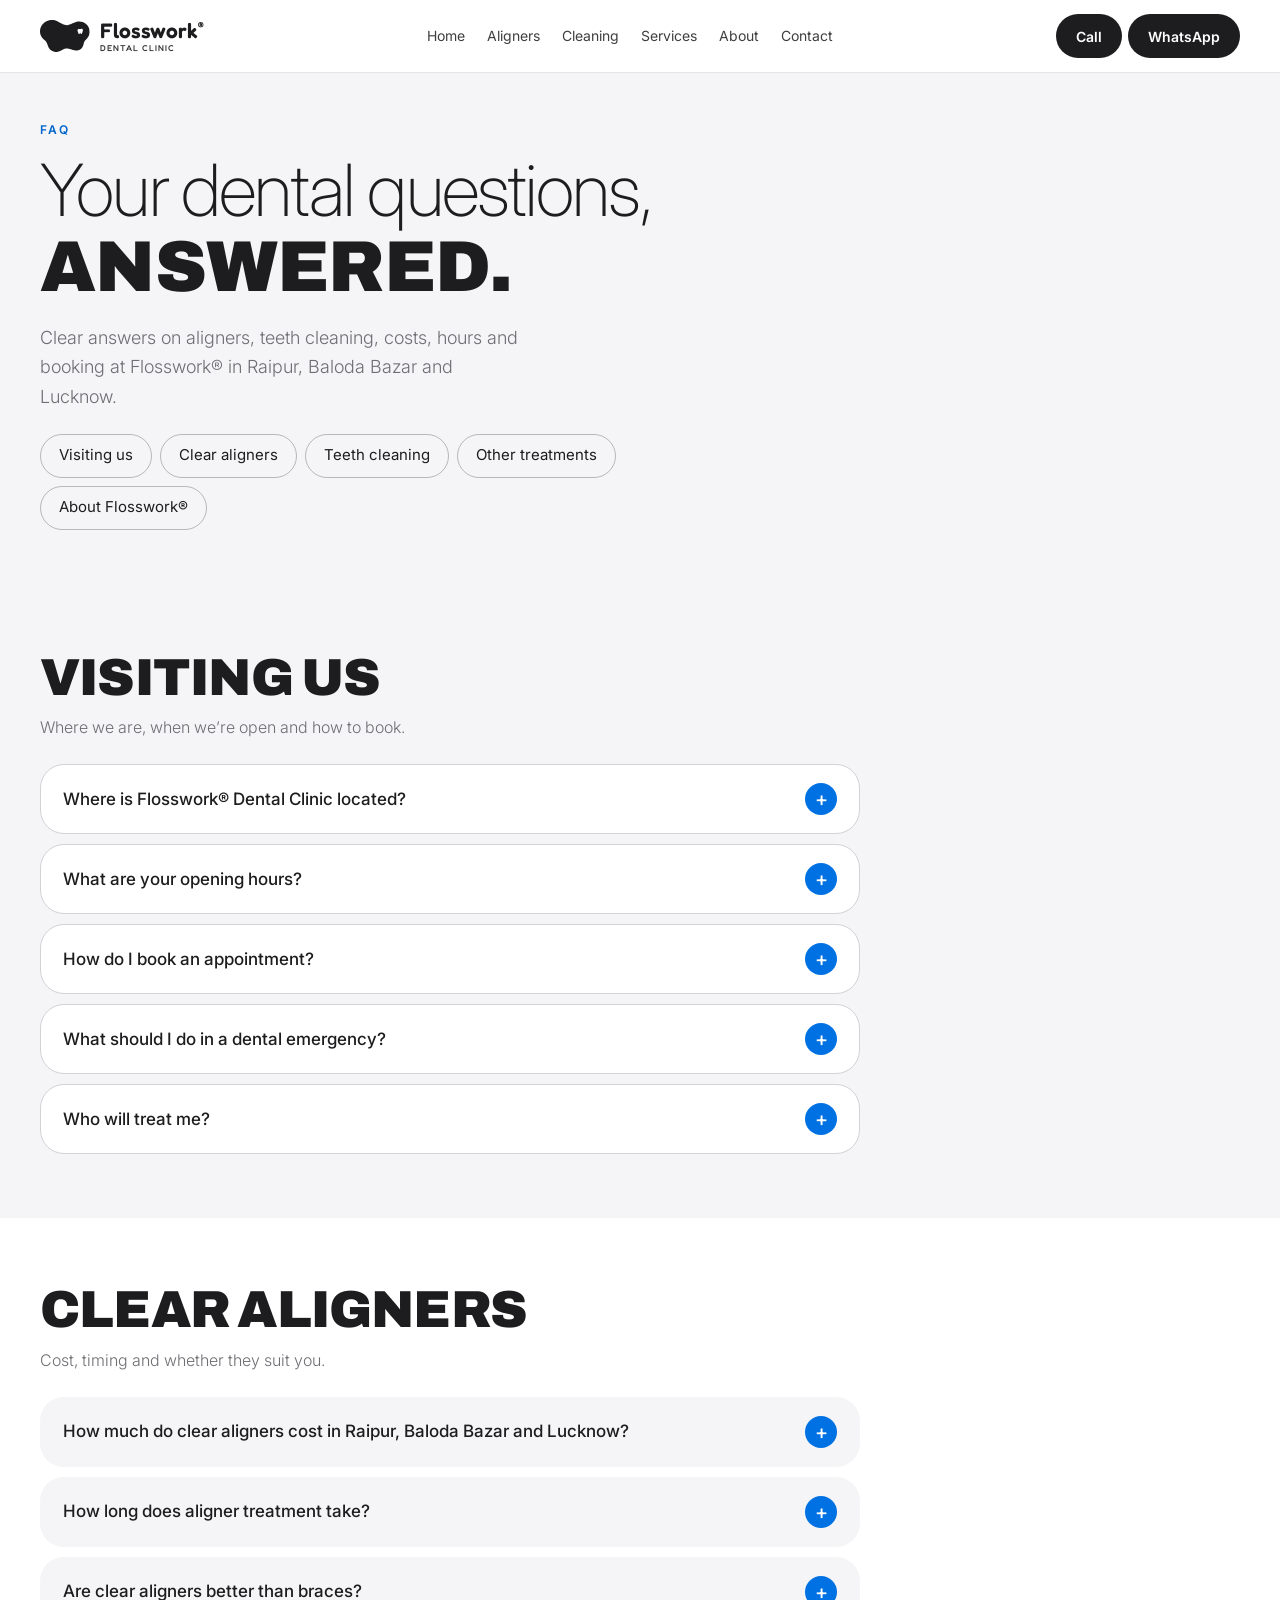
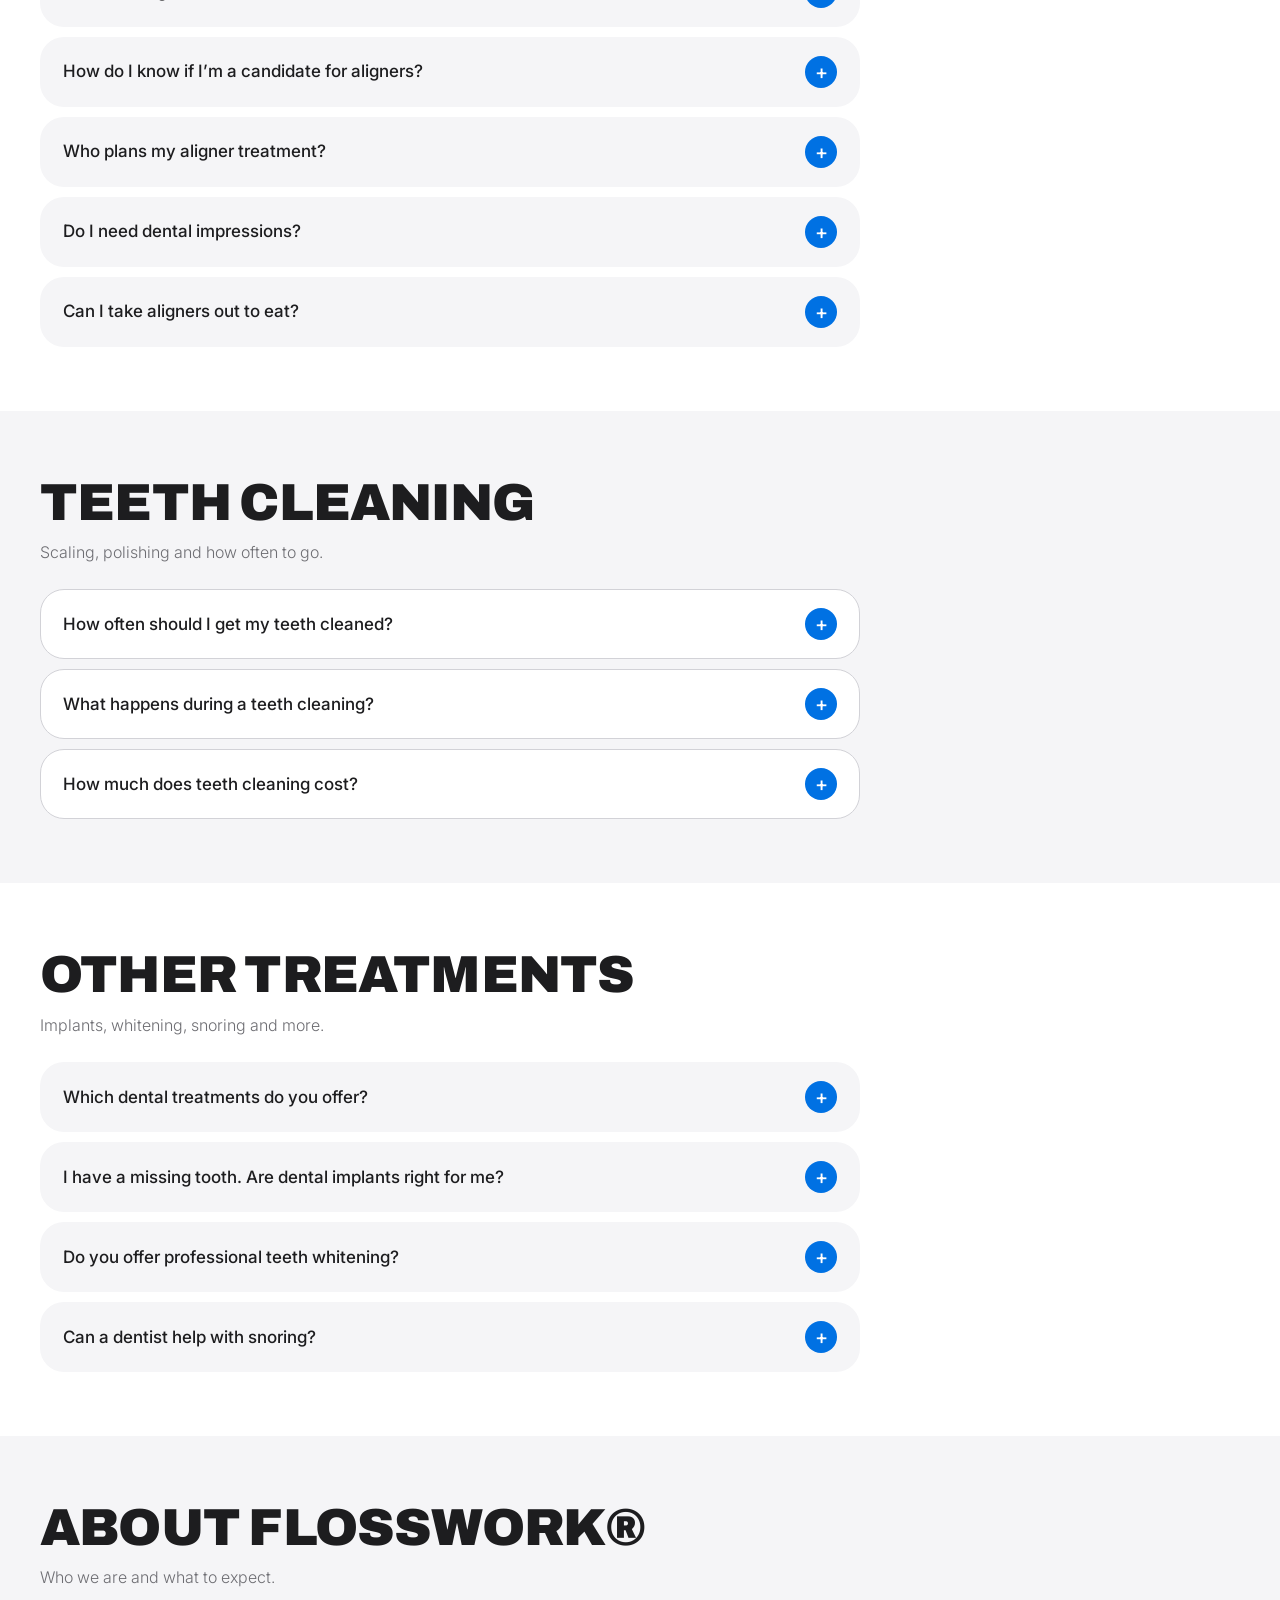
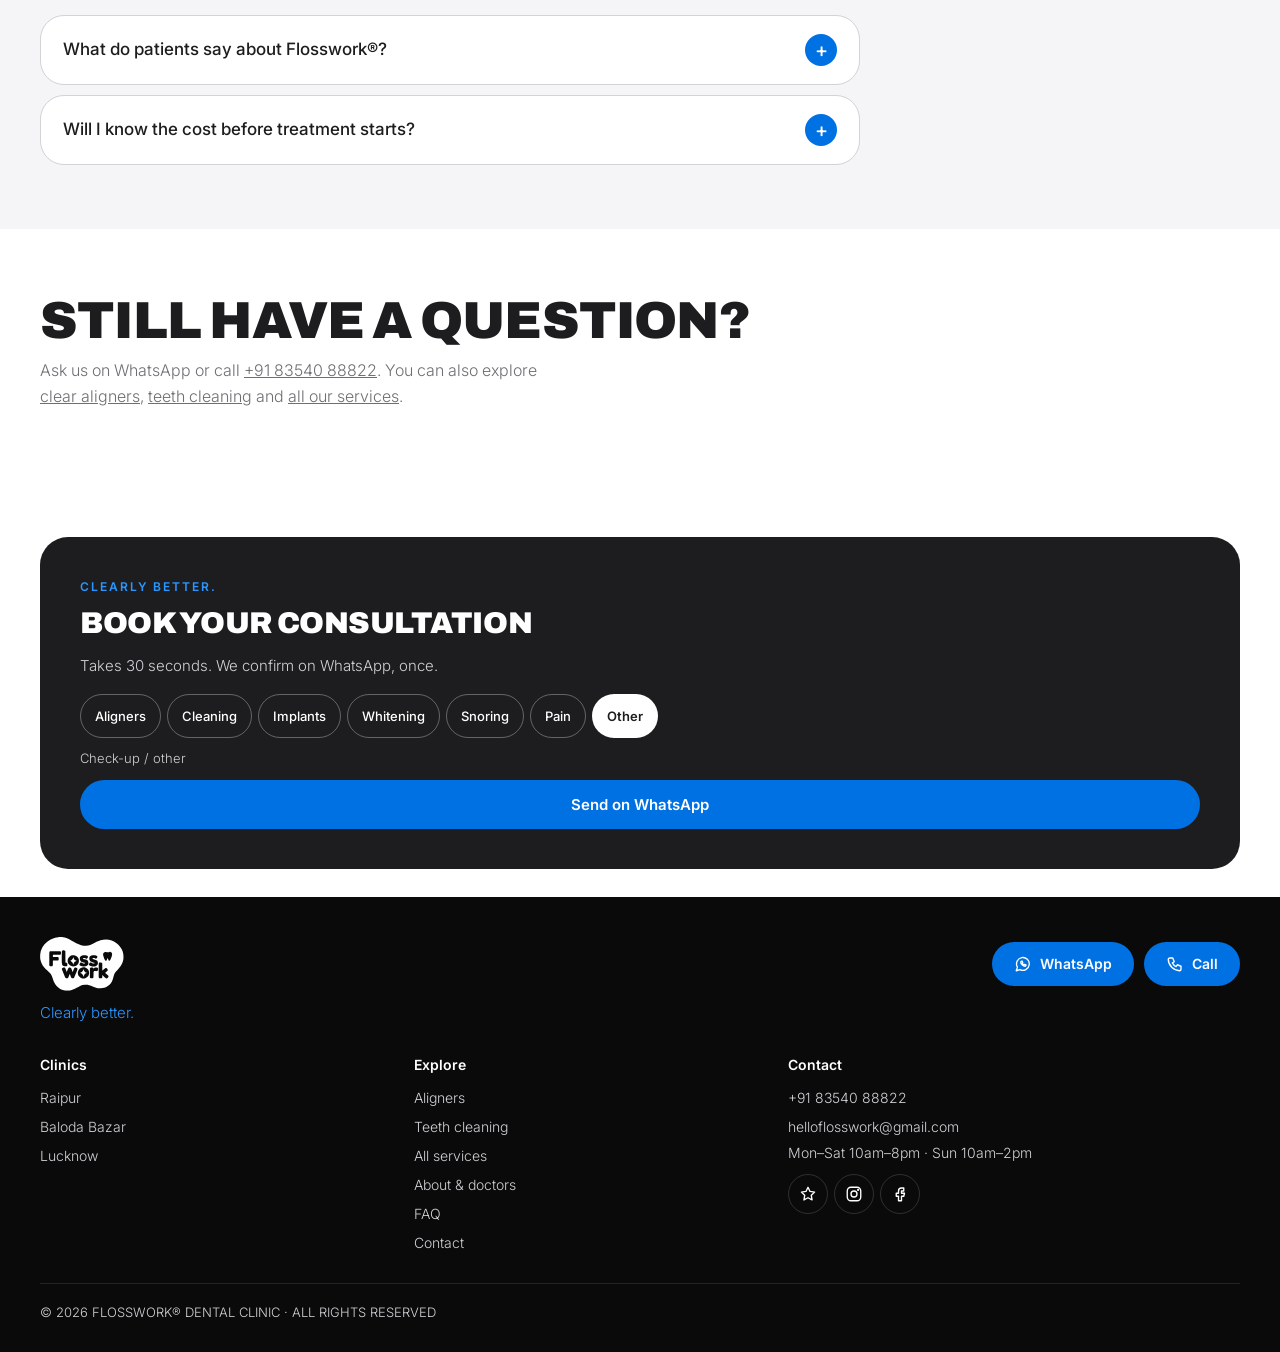
<file: faq.html>
<!doctype html>
<html lang="en-IN">
<head>
<meta charset="utf-8">
<meta name="viewport" content="width=device-width, initial-scale=1">
<meta name="robots" content="index,follow,max-image-preview:large">
<title>Dental FAQs: Aligners, Cleaning, Costs & Hours | Flosswork</title>
<meta name="description" content="Answers to common questions about clear aligners, teeth cleaning, costs, opening hours and booking at Flosswork in Raipur, Baloda Bazar and Lucknow.">
<link rel="canonical" href="https://flosswork.in/faq">
<link rel="icon" href="favicon.svg" type="image/svg+xml">
<link rel="icon" href="favicon-48.png" type="image/png" sizes="48x48">
<link rel="icon" href="favicon-192.png" type="image/png" sizes="192x192">
<link rel="apple-touch-icon" href="apple-touch-icon.png">
<meta property="og:type" content="website">
<meta property="og:site_name" content="Flosswork Dental Clinic">
<meta property="og:url" content="https://flosswork.in/faq">
<meta property="og:title" content="Dental FAQs: Aligners, Cleaning, Costs & Hours | Flosswork">
<meta property="og:description" content="Answers to common questions about clear aligners, teeth cleaning, costs, opening hours and booking at Flosswork in Raipur, Baloda Bazar and Lucknow.">
<meta property="og:locale" content="en_IN">
<meta property="og:image" content="https://flosswork.in/images/og-faq.jpg">
<meta property="og:image:width" content="1200">
<meta property="og:image:height" content="630">
<meta property="og:image:alt" content="Dental questions answered by Flosswork Dental Clinic">
<meta name="twitter:card" content="summary_large_image">
<meta name="twitter:title" content="Dental FAQs: Aligners, Cleaning, Costs & Hours | Flosswork">
<meta name="twitter:description" content="Answers to common questions about clear aligners, teeth cleaning, costs, opening hours and booking at Flosswork in Raipur, Baloda Bazar and Lucknow.">
<meta name="twitter:image" content="https://flosswork.in/images/og-faq.jpg">
<meta name="twitter:image:alt" content="Dental questions answered by Flosswork Dental Clinic">
<meta name="theme-color" content="#1d1d1f">
<link rel="preconnect" href="https://fonts.googleapis.com">
<link rel="preconnect" href="https://fonts.gstatic.com" crossorigin>
<link rel="preload" as="style" href="https://fonts.googleapis.com/css2?family=Archivo:wght@800;900&family=Fredoka:wght@500;600&family=Inter:wght@300;400;500;600;700&display=swap" onload="this.onload=null;this.rel='stylesheet'"><noscript><link rel="stylesheet" href="https://fonts.googleapis.com/css2?family=Archivo:wght@800;900&family=Fredoka:wght@500;600&family=Inter:wght@300;400;500;600;700&display=swap"></noscript>
<link rel="stylesheet" href="styles.css?v=4c87f79a">
<!--fw-festival-->
<script>(function(){var S={"enabled":true,"bv":"eb3df3ec","festivals":[{"id":"diwali-d","from":"2026-11-04","to":"2026-11-12","banner":{"text":"Shubh Deepavali from Flosswork","more":"wishing you a bright, healthy smile"},"v":"3dc98b79"}]},d=document,h=d.documentElement,pv=null,t,i,m;try{m=location.search.match(/[?&]festival=([\w-]+)/);if(m){if(m[1]==='off')sessionStorage.removeItem('fwFestival');else sessionStorage.setItem('fwFestival',m[1])}pv=sessionStorage.getItem('fwFestival')}catch(e){}if(pv){for(i=0;i<S.festivals.length;i++)if(S.festivals[i].id===pv)t=S.festivals[i]}else if(S.enabled){var n=new Intl.DateTimeFormat('en-CA',{timeZone:'Asia/Kolkata'}).format(new Date()),x;for(i=0;i<S.festivals.length;i++){x=S.festivals[i];if(n>=x.from&&n<=x.to)t=x}}if(!t)return;h.setAttribute('data-fw-festival',t.id);window.FW_FESTIVAL={id:t.id,banner:t.banner,preview:!!pv};d.write('<link rel="stylesheet" href="festival-themes/base.css?v='+S.bv+'"><link rel="stylesheet" href="festival-themes/'+t.id+'.css?v='+t.v+'">');['base',t.id].forEach(function(f){var s=d.createElement('script');s.src='festival-themes/'+f+'.js?v='+(f==='base'?S.bv:t.v);s.async=false;d.head.appendChild(s)})})();</script>
<!--/fw-festival-->
<script type="application/ld+json">{"@context":"https://schema.org","@graph":[{"@type":"Organization","@id":"https://flosswork.in/#organization","name":"Flosswork Dental Clinic","url":"https://flosswork.in/","slogan":"Clearly better.","foundingDate":"2023","logo":{"@type":"ImageObject","url":"https://flosswork.in/brand/icon.svg"},"email":"helloflosswork@gmail.com","telephone":"+918354088822","sameAs":["https://share.google/FxXZNT7AcuzzEOvvb","https://www.instagram.com/helloflosswork","https://www.facebook.com/share/1aPEa3Czvx/"],"contactPoint":[{"@type":"ContactPoint","telephone":"+918354088822","contactType":"customer service","areaServed":"IN","availableLanguage":"English"}],"founder":[{"@id":"https://flosswork.in/about#pg"},{"@id":"https://flosswork.in/about#ns"}]},{"@type":"WebSite","@id":"https://flosswork.in/#website","url":"https://flosswork.in/","name":"Flosswork Dental Clinic","inLanguage":"en-IN","publisher":{"@id":"https://flosswork.in/#organization"}},{"@type":"Person","@id":"https://flosswork.in/about#pg","name":"Dr. Priyesh Gupta","honorificPrefix":"Dr.","url":"https://flosswork.in/about","jobTitle":"Prosthodontist & Implant Surgeon","hasCredential":[{"@type":"EducationalOccupationalCredential","credentialCategory":"degree","name":"BDS"},{"@type":"EducationalOccupationalCredential","credentialCategory":"degree","name":"MDS"}],"knowsAbout":["Implants","Prosthodontics"],"worksFor":{"@id":"https://flosswork.in/#organization"}},{"@type":"Person","@id":"https://flosswork.in/about#ns","name":"Dr. Nehal Saraf","honorificPrefix":"Dr.","url":"https://flosswork.in/about","jobTitle":"Orthodontist & Aligner Specialist","hasCredential":[{"@type":"EducationalOccupationalCredential","credentialCategory":"degree","name":"BDS"},{"@type":"EducationalOccupationalCredential","credentialCategory":"degree","name":"MDS"}],"knowsAbout":["Clear aligners","Orthodontics"],"worksFor":{"@id":"https://flosswork.in/#organization"}},{"@type":"FAQPage","@id":"https://flosswork.in/faq#faq","url":"https://flosswork.in/faq","inLanguage":"en-IN","mainEntity":[{"@type":"Question","name":"Where is Flosswork® Dental Clinic located?","acceptedAnswer":{"@type":"Answer","text":"<p>Flosswork® has three clinics: <strong>Raipur</strong> (6, South Avenue, Opp. Dr. Bhagwat Hospital, Choubey Colony, 492001), <strong>Baloda Bazar</strong> (Samadhan Health Centre, Gaurav Path, Opp. Shani Mandir, 493332) and <strong>Lucknow</strong> (Sector F, Jankipuram, 226021).</p><p>Directions for each clinic are on our <a href=\"https://flosswork.in/contact\">contact page</a>.</p>"}},{"@type":"Question","name":"What are your opening hours?","acceptedAnswer":{"@type":"Answer","text":"<p>We’re open <strong>Monday to Saturday, 10am to 8pm</strong>, and <strong>Sunday, 10am to 2pm</strong>. There’s no lunch break, so you can come in any time during those hours.</p>"}},{"@type":"Question","name":"How do I book an appointment?","acceptedAnswer":{"@type":"Answer","text":"<p>The quickest way is WhatsApp: choose what you need on our <a href=\"https://flosswork.in/contact\">contact page</a> and a message is ready to send. You can also call <a href=\"tel:+918354088822\">+91 83540 88822</a> or walk in. Most patients get an appointment within 24 hours.</p><p>We confirm your visit on WhatsApp once, with no repeated calls.</p>"}},{"@type":"Question","name":"What should I do in a dental emergency?","acceptedAnswer":{"@type":"Answer","text":"<p>Call us on <a href=\"tel:+918354088822\">+91 83540 88822</a> or message us on WhatsApp and say it’s urgent. We’ll find you the earliest slot. Choose “Tooth pain / emergency” when you book so we know right away.</p><p>If you have swelling that affects your breathing or swallowing, or bleeding that won’t stop, go to a hospital emergency department first.</p>"}},{"@type":"Question","name":"Who will treat me?","acceptedAnswer":{"@type":"Answer","text":"<p>Every treatment at Flosswork® is done by MDS-qualified doctors, who are specialists with a master’s degree in dentistry. You can read about the team on our <a href=\"https://flosswork.in/about#doctors\">About page</a>.</p>"}},{"@type":"Question","name":"How much do clear aligners cost in Raipur, Baloda Bazar and Lucknow?","acceptedAnswer":{"@type":"Answer","text":"<p>Clear aligners at Flosswork® start from <strong>₹50,000</strong>. Your exact cost depends on your teeth, and we give it to you <strong>in writing after your examination</strong>, before you commit. EMI options are available.</p><p>See what’s included on the <a href=\"https://flosswork.in/aligners#pricing\">aligners pricing section</a>.</p>"}},{"@type":"Question","name":"How long does aligner treatment take?","acceptedAnswer":{"@type":"Answer","text":"<p>Aligner treatment usually takes about <strong>10 to 14 months</strong>, depending on your case. You wear the trays around 22 hours a day, take them out to eat, and come in for regular reviews until you’re done.</p>"}},{"@type":"Question","name":"Are clear aligners better than braces?","acceptedAnswer":{"@type":"Answer","text":"<p>Aligners are nearly invisible, removable and easier to clean around, which many adults and students prefer. Braces can suit some bite problems better. Your doctor will tell you honestly which is right for you after an examination.</p><p>Compare them side by side on our <a href=\"https://flosswork.in/aligners#c-h\">aligners vs braces table</a>.</p>"}},{"@type":"Question","name":"How do I know if I’m a candidate for aligners?","acceptedAnswer":{"@type":"Answer","text":"<p>Book a consultation. Your doctor will examine your teeth and gums and take a 3D scan, so no messy impressions. You’ll then know whether aligners suit you, what the plan looks like and what it costs.</p><p>Start on the <a href=\"https://flosswork.in/aligners\">clear aligners page</a>.</p>"}},{"@type":"Question","name":"Who plans my aligner treatment?","acceptedAnswer":{"@type":"Answer","text":"<p>Your treatment is planned by an <strong>MDS orthodontist</strong>, tray by tray, after a full examination. You can meet our doctors on the <a href=\"https://flosswork.in/about#doctors\">About page</a>.</p>"}},{"@type":"Question","name":"Do I need dental impressions?","acceptedAnswer":{"@type":"Answer","text":"<p>No. We use a painless <strong>3D digital scan</strong> instead of messy impressions. It is also what lets us show you a smile simulation before you start.</p>"}},{"@type":"Question","name":"Can I take aligners out to eat?","acceptedAnswer":{"@type":"Answer","text":"<p>Yes. Aligners are removable, so you take them out for meals and to brush and floss. They work best when worn about <strong>22 hours a day</strong>.</p>"}},{"@type":"Question","name":"How often should I get my teeth cleaned?","acceptedAnswer":{"@type":"Answer","text":"<p>Most people benefit from a professional cleaning about <strong>every six months</strong>. Come sooner if your gums bleed, your breath is persistently bad, or you wear aligners or have implants.</p>"}},{"@type":"Question","name":"What happens during a teeth cleaning?","acceptedAnswer":{"@type":"Answer","text":"<p>Your doctor first checks your teeth and gums, then removes plaque and tartar with ultrasonic <strong>scaling</strong>, <strong>polishes</strong> away surface stains, and finishes with simple advice on brushing and flossing.</p><p>More detail is on our <a href=\"https://flosswork.in/cleaning\">teeth cleaning page</a>.</p>"}},{"@type":"Question","name":"How much does teeth cleaning cost?","acceptedAnswer":{"@type":"Answer","text":"<p>The cost depends on what your teeth and gums need, so we don’t quote a fixed price online. Message us on <a href=\"https://flosswork.in/contact\">WhatsApp</a> and we’ll give you a written quote.</p>"}},{"@type":"Question","name":"Which dental treatments do you offer?","acceptedAnswer":{"@type":"Answer","text":"<p>We treat all dental needs under one roof, including clear aligners, braces, teeth cleaning, whitening, dental implants, fillings, root canal treatment, crowns and bridges, gum treatment, dentures, night guards and anti-snoring devices. Browse them all on the <a href=\"https://flosswork.in/services\">services page</a>.</p>"}},{"@type":"Question","name":"I have a missing tooth. Are dental implants right for me?","acceptedAnswer":{"@type":"Answer","text":"<p>An implant replaces a missing tooth so it looks, feels and works like a natural one. Whether it suits you depends on your gums, bone and general health, which your doctor checks at a consultation. You then receive a written quote. Read more under <a href=\"https://flosswork.in/services#implants\">dental implants</a>.</p>"}},{"@type":"Question","name":"Do you offer professional teeth whitening?","acceptedAnswer":{"@type":"Answer","text":"<p>Yes. Whitening is done in the clinic with professional-grade equipment to remove stains and brighten your smile. Details are under <a href=\"https://flosswork.in/services#whitening\">teeth whitening</a>.</p>"}},{"@type":"Question","name":"Can a dentist help with snoring?","acceptedAnswer":{"@type":"Answer","text":"<p>Often, yes. Your doctor diagnoses the problem, scans your mouth, makes and fits an anti-snoring device, and follows up with you in the clinic. See <a href=\"https://flosswork.in/services#snoring\">anti-snoring devices</a>.</p>"}},{"@type":"Question","name":"What do patients say about Flosswork®?","acceptedAnswer":{"@type":"Answer","text":"<p>Flosswork® is rated <strong>4.9 out of 5 on Google from 122 reviews</strong>. You can read them through our <a href=\"https://share.google/FxXZNT7AcuzzEOvvb\">Google reviews</a>.</p>"}},{"@type":"Question","name":"Will I know the cost before treatment starts?","acceptedAnswer":{"@type":"Answer","text":"<p>Yes. After your examination you receive a written quote before you commit to anything, and we follow up once, with no repeated calls.</p>"}}]},{"@type":"WebPage","@id":"https://flosswork.in/faq#webpage","url":"https://flosswork.in/faq","name":"Dental FAQs: Aligners, Cleaning, Costs & Hours | Flosswork","description":"Answers to common questions about clear aligners, teeth cleaning, costs, opening hours and booking at Flosswork in Raipur, Baloda Bazar and Lucknow.","inLanguage":"en-IN","isPartOf":{"@id":"https://flosswork.in/#website"},"about":{"@id":"https://flosswork.in/#organization"},"breadcrumb":{"@id":"https://flosswork.in/faq#breadcrumb"}},{"@type":"BreadcrumbList","@id":"https://flosswork.in/faq#breadcrumb","itemListElement":[{"@type":"ListItem","position":1,"name":"Home","item":"https://flosswork.in/"},{"@type":"ListItem","position":2,"name":"FAQ","item":"https://flosswork.in/faq"}]}]}</script>
<script>(function(){var o=['index','aligners','cleaning','services'];function x(u){try{var n=new URL(u).pathname.split('/').pop().replace(/\.html$/,'')||'index';return o.indexOf(n)}catch(_){return-1}}
addEventListener('pageswap',function(e){if(!e.viewTransition||!e.activation||!e.activation.from||!e.activation.entry)return;var a=x(e.activation.from.url),b=x(e.activation.entry.url);if(a<0||b<0||a===b)return;var d=b>a?'fwd':'back';document.documentElement.classList.add('vt-'+d);try{sessionStorage.setItem('fwDir',d)}catch(_){}});
addEventListener('pagereveal',function(e){var d=null;try{d=sessionStorage.getItem('fwDir');sessionStorage.removeItem('fwDir')}catch(_){}if(!e.viewTransition)return;if(d)document.documentElement.classList.add('vt-'+d);e.viewTransition.finished.then(function(){document.documentElement.classList.remove('vt-fwd','vt-back')})})})();</script>
</head>
<body data-page-need="other" data-nav="solid">
<svg width="0" height="0" style="position:absolute" aria-hidden="true" focusable="false"><defs><symbol id="fw-icon" viewBox="183 533 1905 1226"><path fill="currentColor" fill-rule="evenodd" d="M 595.6 534.7 C 584.8 535.8 562 539.8 546.9 543.3 C 453.1 565.3 366.4 613.6 301.6 679.9 C 269.6 712.7 247.7 743.2 226.9 784.3 C 202.8 831.9 188.9 878.6 185.4 922.3 C 182 965.1 184.1 1019.5 190.1 1048.8 C 196.7 1081.4 209.6 1119.3 223.8 1147.6 C 250.8 1201.4 286.4 1244.4 353.1 1303.9 C 407.8 1352.5 426.9 1374.8 444.4 1410.5 C 454 1430.1 458.1 1440.7 472.3 1483.1 C 489 1532.3 499.2 1557.5 512.7 1582.6 C 540.9 1635 583.4 1679.5 634.4 1710.1 C 676.5 1735.5 724 1751.4 772.5 1756.6 C 790.7 1758.4 830.9 1758 848.9 1755.6 C 907.8 1747.8 953.5 1730.2 1028.6 1686.4 C 1071.6 1661.3 1098.8 1647.4 1123.5 1637.5 C 1154.1 1625.4 1170.3 1622.7 1214.7 1622.7 C 1270.1 1622.7 1283.7 1625.9 1394.8 1664.8 C 1473.2 1692.2 1491 1696.7 1530.9 1699.3 C 1575.4 1702.1 1618.6 1699.2 1644.9 1691.7 C 1697.7 1676.7 1746 1647.8 1778.4 1611.8 C 1795.6 1592.8 1809 1573.2 1821.7 1548.5 C 1834.5 1523.5 1840.3 1506.4 1854.8 1451.9 C 1867.4 1403.6 1875.7 1379.7 1886.4 1359.1 C 1898.1 1337 1903.6 1330.1 1948.7 1282.4 C 1993.1 1235.5 2013.2 1210.7 2033.1 1178.4 C 2058.5 1137.4 2078.1 1081.6 2083.8 1034.3 C 2093.6 954.5 2081 881.7 2045.6 811.7 C 2019.9 761 1981.3 713.6 1935.7 677 C 1832.2 593.8 1699.7 568.4 1564 605.6 C 1520.9 617.4 1490.8 630.3 1432.6 661.4 C 1349.3 706.1 1299.6 723.4 1236.3 730 C 1218.1 731.9 1186.3 731.4 1170.4 729.1 C 1104 719 1029.3 689.2 948.2 640.1 C 894 607.2 883.7 601.2 867.4 592.3 C 806.7 559.5 759.4 543.2 703.4 536 C 689.9 534.3 610 533.3 595.6 534.7 Z M 1790.4 872.7 C 1801.7 875.9 1804.9 877.5 1811.5 883.5 C 1819.1 890.5 1822.1 897 1824.5 912.8 L 1826.6 925.6 L 1824.5 939.8 C 1823.4 947.5 1821.3 957.7 1820.1 962.4 C 1815.5 979.1 1805.8 1006.7 1800.3 1019.2 C 1798.9 1022.3 1796.5 1027.8 1794.9 1031.4 C 1791.8 1038.8 1786.9 1049.4 1785.4 1052.2 C 1777.3 1067.4 1773.3 1071.7 1765.9 1073.5 C 1759.4 1075 1754.2 1073.5 1749 1068.5 C 1743.6 1063.2 1742.7 1061.2 1732.5 1030.5 C 1729.2 1020.6 1724.5 1016.2 1720 1018.7 C 1716.9 1020.3 1715.5 1023.4 1708.6 1043.7 C 1703.2 1060.3 1701.1 1064.9 1697.5 1068.6 C 1691.7 1074.6 1687 1075.7 1678.2 1073 C 1672.2 1071.2 1667.4 1066.1 1662.2 1055.8 C 1660.2 1051.8 1658.4 1048.3 1658 1048 C 1657.7 1047.7 1656.9 1046 1656.2 1044.2 C 1655.5 1042.4 1653.9 1038.5 1652.6 1035.7 C 1649.2 1028.1 1644.8 1017.6 1643.7 1014.4 C 1643.2 1012.8 1641.3 1008 1639.6 1003.6 C 1633.9 988.2 1625.8 962.4 1622.6 948.7 C 1617 924.5 1622 903.6 1636.5 889 C 1646 879.6 1657.7 874.6 1673 873.4 C 1681 872.7 1689.6 874.1 1702.9 877.9 C 1710.8 880.3 1713.8 880.7 1723.1 880.7 C 1732.6 880.7 1735 880.3 1742.1 877.9 C 1749.6 875.5 1761.8 871.9 1766.3 870.9 C 1772 869.7 1782 870.5 1790.4 872.7 Z M 1790.4 872.7"/></symbol></defs></svg>
<header class="nav" id="nav">
  <div class="wrap nav-in">
    <a class="logo" href="/" aria-label="Flosswork Dental Clinic home"><svg class="logo-mark" viewBox="0 0 1905 1226" aria-hidden="true"><use href="#fw-icon"/></svg><span class="logo-text"><span class="logo-name">Flosswork<sup>®</sup></span><span class="logo-sub">Dental Clinic</span></span></a>
    <nav class="l" aria-label="Main"><a href="/">Home</a><a href="/aligners">Aligners</a><a href="/cleaning">Cleaning</a><a href="/services">Services</a><a href="/about">About</a><a href="/contact">Contact</a></nav>
    <div class="hdr-r">
      <a class="btn btn--call hdr-call" data-call href="tel:+918354088822" aria-label="Call Flosswork"><svg class="ic" viewBox="0 0 24 24" fill="none" stroke="currentColor" stroke-width="1.8" stroke-linecap="round" stroke-linejoin="round" aria-hidden="true"><path d="M5 4h4l2 5-2.5 1.5a11 11 0 0 0 5 5L15 13l5 2v4a2 2 0 0 1-2 2A16 16 0 0 1 3 6a2 2 0 0 1 2-2z"/></svg><span class="lbl">Call</span></a>
      <a class="btn btn--wa hdr-wa" href="#book" data-book aria-label="WhatsApp Flosswork"><svg class="ic" viewBox="0 0 24 24" fill="none" stroke="currentColor" stroke-width="1.8" stroke-linecap="round" stroke-linejoin="round" aria-hidden="true"><path d="M3 21l1.6-4.8A8.5 8.5 0 1 1 8 19.4L3 21z"/><path d="M9 9c0 3 3 6 6 6l1.2-1.5-2-1-1 .6c-.8-.4-1.700-1.300-2.100-2.100l.6-1-1-2z"/></svg><span class="lbl">WhatsApp</span></a>
    </div>
  </div>
</header>
<div class="drawer" id="drawer" role="dialog" aria-modal="true" aria-label="Menu"><button class="sheet-x" id="close-menu" type="button" aria-label="Close menu"></button><div class="sheet"><p class="sl">Explore</p><nav class="rows" aria-label="More pages"><a class="row" href="/about"><span class="ti"><svg viewBox="0 0 24 24" fill="none" stroke="currentColor" stroke-width="1.8" stroke-linecap="round" stroke-linejoin="round" aria-hidden="true"><circle cx="9" cy="8" r="3.5"/><path d="M2.5 20c0-3.5 3-6 6.5-6s6.5 2.5 6.5 6M16 5a3.5 3.5 0 0 1 0 6.5M18 14.5c2 .8 3.5 2.8 3.5 5.5"/></svg></span><span class="tl">About us</span><svg class="go" viewBox="0 0 24 24" fill="none" stroke="currentColor" stroke-width="1.8" stroke-linecap="round" stroke-linejoin="round" aria-hidden="true"><path d="M9 6l6 6-6 6"/></svg></a><a class="row" aria-current="page" href="/faq"><span class="ti"><svg viewBox="0 0 24 24" fill="none" stroke="currentColor" stroke-width="1.8" stroke-linecap="round" stroke-linejoin="round" aria-hidden="true"><circle cx="12" cy="12" r="9"/><path d="M9.5 9.5a2.5 2.5 0 1 1 3.5 2.3c-.7.4-1 .9-1 1.7M12 17h.01"/></svg></span><span class="tl">FAQ</span><svg class="go" viewBox="0 0 24 24" fill="none" stroke="currentColor" stroke-width="1.8" stroke-linecap="round" stroke-linejoin="round" aria-hidden="true"><path d="M9 6l6 6-6 6"/></svg></a><a class="row" href="/contact"><span class="ti"><svg viewBox="0 0 24 24" fill="none" stroke="currentColor" stroke-width="1.8" stroke-linecap="round" stroke-linejoin="round" aria-hidden="true"><path d="M12 21s7-6.2 7-11.5a7 7 0 0 0-14 0C5 14.8 12 21 12 21z"/><circle cx="12" cy="9.5" r="2.5"/></svg></span><span class="tl">Contact</span><svg class="go" viewBox="0 0 24 24" fill="none" stroke="currentColor" stroke-width="1.8" stroke-linecap="round" stroke-linejoin="round" aria-hidden="true"><path d="M9 6l6 6-6 6"/></svg></a></nav></div></div>
<main id="top">
<section class="phero">
  <div class="wrap">
    <div>
      <div class="eyebrow">FAQ</div>
      <h1>Your dental questions,<strong>answered.</strong></h1>
      <p>Clear answers on aligners, teeth cleaning, costs, hours and booking at Flosswork® in Raipur, Baloda Bazar and Lucknow.</p>
      <nav class="chips faq-jump" aria-label="Jump to a topic"><a href="#visit">Visiting us</a><a href="#aligners">Clear aligners</a><a href="#cleaning">Teeth cleaning</a><a href="#treatments">Other treatments</a><a href="#trust">About Flosswork®</a></nav>
    </div>
  </div>
</section>

<section class="sec s" id="visit" aria-labelledby="visit-h">
  <div class="wrap">
    <h2 class="hd" id="visit-h">Visiting us</h2>
    <p class="sub">Where we are, when we’re open and how to book.</p>
    <div class="faq"><details class="q" id="where"><summary><h3>Where is Flosswork® Dental Clinic located?</h3></summary><div class="a"><p>Flosswork® has three clinics: <b>Raipur</b> (6, South Avenue, Opp. Dr. Bhagwat Hospital, Choubey Colony, 492001), <b>Baloda Bazar</b> (Samadhan Health Centre, Gaurav Path, Opp. Shani Mandir, 493332) and <b>Lucknow</b> (Sector F, Jankipuram, 226021).</p><p>Directions for each clinic are on our <a href="/contact">contact page</a>.</p></div></details><details class="q" id="hours"><summary><h3>What are your opening hours?</h3></summary><div class="a"><p>We’re open <b>Monday to Saturday, 10am to 8pm</b>, and <b>Sunday, 10am to 2pm</b>. There’s no lunch break, so you can come in any time during those hours.</p></div></details><details class="q" id="book"><summary><h3>How do I book an appointment?</h3></summary><div class="a"><p>The quickest way is WhatsApp: choose what you need on our <a href="/contact">contact page</a> and a message is ready to send. You can also call <a href="tel:+918354088822">+91 83540 88822</a> or walk in. Most patients get an appointment within 24 hours.</p><p>We confirm your visit on WhatsApp once, with no repeated calls.</p></div></details><details class="q" id="emergency"><summary><h3>What should I do in a dental emergency?</h3></summary><div class="a"><p>Call us on <a href="tel:+918354088822">+91 83540 88822</a> or message us on WhatsApp and say it’s urgent. We’ll find you the earliest slot. Choose “Tooth pain / emergency” when you book so we know right away.</p><p>If you have swelling that affects your breathing or swallowing, or bleeding that won’t stop, go to a hospital emergency department first.</p></div></details><details class="q" id="doctors"><summary><h3>Who will treat me?</h3></summary><div class="a"><p>Every treatment at Flosswork® is done by MDS-qualified doctors, who are specialists with a master’s degree in dentistry. You can read about the team on our <a href="/about#doctors">About page</a>.</p></div></details></div>
  </div>
</section>

<section class="sec" id="aligners" aria-labelledby="aligners-h">
  <div class="wrap">
    <h2 class="hd" id="aligners-h">Clear aligners</h2>
    <p class="sub">Cost, timing and whether they suit you.</p>
    <div class="faq"><details class="q" id="aligner-cost"><summary><h3>How much do clear aligners cost in Raipur, Baloda Bazar and Lucknow?</h3></summary><div class="a"><p>Clear aligners at Flosswork® start from <b>₹50,000</b>. Your exact cost depends on your teeth, and we give it to you <b>in writing after your examination</b>, before you commit. EMI options are available.</p><p>See what’s included on the <a href="/aligners#pricing">aligners pricing section</a>.</p></div></details><details class="q" id="aligner-time"><summary><h3>How long does aligner treatment take?</h3></summary><div class="a"><p>Aligner treatment usually takes about <b>10 to 14 months</b>, depending on your case. You wear the trays around 22 hours a day, take them out to eat, and come in for regular reviews until you’re done.</p></div></details><details class="q" id="aligner-braces"><summary><h3>Are clear aligners better than braces?</h3></summary><div class="a"><p>Aligners are nearly invisible, removable and easier to clean around, which many adults and students prefer. Braces can suit some bite problems better. Your doctor will tell you honestly which is right for you after an examination.</p><p>Compare them side by side on our <a href="/aligners#c-h">aligners vs braces table</a>.</p></div></details><details class="q" id="aligner-fit"><summary><h3>How do I know if I’m a candidate for aligners?</h3></summary><div class="a"><p>Book a consultation. Your doctor will examine your teeth and gums and take a 3D scan, so no messy impressions. You’ll then know whether aligners suit you, what the plan looks like and what it costs.</p><p>Start on the <a href="/aligners">clear aligners page</a>.</p></div></details><details class="q" id="aligner-who"><summary><h3>Who plans my aligner treatment?</h3></summary><div class="a"><p>Your treatment is planned by an <b>MDS orthodontist</b>, tray by tray, after a full examination. You can meet our doctors on the <a href="/about#doctors">About page</a>.</p></div></details><details class="q" id="aligner-scan"><summary><h3>Do I need dental impressions?</h3></summary><div class="a"><p>No. We use a painless <b>3D digital scan</b> instead of messy impressions. It is also what lets us show you a smile simulation before you start.</p></div></details><details class="q" id="aligner-eat"><summary><h3>Can I take aligners out to eat?</h3></summary><div class="a"><p>Yes. Aligners are removable, so you take them out for meals and to brush and floss. They work best when worn about <b>22 hours a day</b>.</p></div></details></div>
  </div>
</section>

<section class="sec s" id="cleaning" aria-labelledby="cleaning-h">
  <div class="wrap">
    <h2 class="hd" id="cleaning-h">Teeth cleaning</h2>
    <p class="sub">Scaling, polishing and how often to go.</p>
    <div class="faq"><details class="q" id="clean-often"><summary><h3>How often should I get my teeth cleaned?</h3></summary><div class="a"><p>Most people benefit from a professional cleaning about <b>every six months</b>. Come sooner if your gums bleed, your breath is persistently bad, or you wear aligners or have implants.</p></div></details><details class="q" id="clean-incl"><summary><h3>What happens during a teeth cleaning?</h3></summary><div class="a"><p>Your doctor first checks your teeth and gums, then removes plaque and tartar with ultrasonic <b>scaling</b>, <b>polishes</b> away surface stains, and finishes with simple advice on brushing and flossing.</p><p>More detail is on our <a href="/cleaning">teeth cleaning page</a>.</p></div></details><details class="q" id="clean-cost"><summary><h3>How much does teeth cleaning cost?</h3></summary><div class="a"><p>The cost depends on what your teeth and gums need, so we don’t quote a fixed price online. Message us on <a href="/contact">WhatsApp</a> and we’ll give you a written quote.</p></div></details></div>
  </div>
</section>

<section class="sec" id="treatments" aria-labelledby="treatments-h">
  <div class="wrap">
    <h2 class="hd" id="treatments-h">Other treatments</h2>
    <p class="sub">Implants, whitening, snoring and more.</p>
    <div class="faq"><details class="q" id="treatments-list"><summary><h3>Which dental treatments do you offer?</h3></summary><div class="a"><p>We treat all dental needs under one roof, including clear aligners, braces, teeth cleaning, whitening, dental implants, fillings, root canal treatment, crowns and bridges, gum treatment, dentures, night guards and anti-snoring devices. Browse them all on the <a href="/services">services page</a>.</p></div></details><details class="q" id="implants"><summary><h3>I have a missing tooth. Are dental implants right for me?</h3></summary><div class="a"><p>An implant replaces a missing tooth so it looks, feels and works like a natural one. Whether it suits you depends on your gums, bone and general health, which your doctor checks at a consultation. You then receive a written quote. Read more under <a href="/services#implants">dental implants</a>.</p></div></details><details class="q" id="whitening"><summary><h3>Do you offer professional teeth whitening?</h3></summary><div class="a"><p>Yes. Whitening is done in the clinic with professional-grade equipment to remove stains and brighten your smile. Details are under <a href="/services#whitening">teeth whitening</a>.</p></div></details><details class="q" id="snoring"><summary><h3>Can a dentist help with snoring?</h3></summary><div class="a"><p>Often, yes. Your doctor diagnoses the problem, scans your mouth, makes and fits an anti-snoring device, and follows up with you in the clinic. See <a href="/services#snoring">anti-snoring devices</a>.</p></div></details></div>
  </div>
</section>

<section class="sec s" id="trust" aria-labelledby="trust-h">
  <div class="wrap">
    <h2 class="hd" id="trust-h">About Flosswork®</h2>
    <p class="sub">Who we are and what to expect.</p>
    <div class="faq"><details class="q" id="reviews"><summary><h3>What do patients say about Flosswork®?</h3></summary><div class="a"><p>Flosswork® is rated <b>4.9 out of 5 on Google from 122 reviews</b>. You can read them through our <a href="https://share.google/FxXZNT7AcuzzEOvvb" target="_blank" rel="noopener">Google reviews</a>.</p></div></details><details class="q" id="quote"><summary><h3>Will I know the cost before treatment starts?</h3></summary><div class="a"><p>Yes. After your examination you receive a written quote before you commit to anything, and we follow up once, with no repeated calls.</p></div></details></div>
  </div>
</section>

<section class="sec" aria-labelledby="more-h">
  <div class="wrap">
    <h2 class="hd" id="more-h">Still have a question?</h2>
    <p class="sub">Ask us on WhatsApp or call <a href="tel:+918354088822">+91 83540 88822</a>. You can also explore <a href="/aligners">clear aligners</a>, <a href="/cleaning">teeth cleaning</a> and <a href="/services">all our services</a>.</p>
  </div>
</section>

<div class="wrap book" id="book">
  <form class="form" id="form" novalidate aria-labelledby="f-h">
    <div id="form-body">
      <div class="tag">Clearly better.</div>
      <h2 class="hd" id="f-h">Book your consultation</h2>
      <p class="intro">Takes 30 seconds. We confirm on WhatsApp, once.</p>
      <div class="pl" id="p-need" role="group" aria-label="What do you need"></div>
      <p class="sumline" id="sum"></p>
      <button class="btn btn--wa send" id="send" type="submit">Send on WhatsApp</button>
    </div>
    <div class="done" id="done" role="status" hidden>
      <h2 class="hd">Thank you.</h2>
      <p>WhatsApp should have opened with your message. Press send and we’ll confirm your visit. If it didn’t open, use the button below.</p>
      <a class="btn btn--wa send" id="done-link" target="_blank" rel="noopener" style="width:auto;justify-self:start">Open WhatsApp</a>
      <button class="again" id="again" type="button">Make another booking</button>
    </div>
  </form>
</div>
</main>
<footer class="foot">
  <div class="wrap">
    <div class="foot-top">
      <div class="brand"><svg class="foot-mark" viewBox="0 0 384 246" role="img" aria-label="Flosswork"><use href="brand/wordmark-sprite.svg#fw-word"/></svg><em>Clearly better.</em></div>
      <div class="fbtns"><a class="fbtn" href="#book" data-book aria-label="WhatsApp Flosswork"><svg class="ic" viewBox="0 0 24 24" fill="none" stroke="currentColor" stroke-width="1.8" stroke-linecap="round" stroke-linejoin="round" aria-hidden="true"><path d="M3 21l1.6-4.8A8.5 8.5 0 1 1 8 19.4L3 21z"/><path d="M9 9c0 3 3 6 6 6l1.2-1.5-2-1-1 .6c-.8-.4-1.700-1.300-2.100-2.100l.6-1-1-2z"/></svg>WhatsApp</a><a class="fbtn" data-call href="tel:+918354088822" aria-label="Call Flosswork"><svg class="ic" viewBox="0 0 24 24" fill="none" stroke="currentColor" stroke-width="1.8" stroke-linecap="round" stroke-linejoin="round" aria-hidden="true"><path d="M5 4h4l2 5-2.5 1.5a11 11 0 0 0 5 5L15 13l5 2v4a2 2 0 0 1-2 2A16 16 0 0 1 3 6a2 2 0 0 1 2-2z"/></svg>Call</a></div>
    </div>
    <div class="g">
      <div><b>Clinics</b><a href="/raipur">Raipur</a><a href="/baloda-bazar">Baloda Bazar</a><a href="/lucknow">Lucknow</a></div>
      <div><b>Explore</b><a href="/aligners">Aligners</a><a href="/cleaning">Teeth cleaning</a><a href="/services">All services</a><a href="/about">About &amp; doctors</a><a href="/faq">FAQ</a><a href="/contact">Contact</a></div>
      <div><b>Contact</b><a data-phone href="tel:+918354088822">+91 83540 88822</a><a href="mailto:helloflosswork@gmail.com">helloflosswork@gmail.com</a><span data-hours>Mon–Sat 10am–8pm · Sun 10am–2pm</span><div class="soc"><a data-gmb href="https://share.google/FxXZNT7AcuzzEOvvb" target="_blank" rel="noopener" aria-label="Google reviews"><svg class="ic" viewBox="0 0 24 24" fill="none" stroke="currentColor" stroke-width="1.8" stroke-linecap="round" stroke-linejoin="round" aria-hidden="true"><path d="M12 3l2.7 5.6 6.1.9-4.4 4.3 1 6.1L12 17l-5.4 2.9 1-6.1L3.2 9.5l6.1-.9L12 3z"/></svg></a><a href="https://www.instagram.com/helloflosswork" target="_blank" rel="noopener" aria-label="Instagram"><svg class="ic" viewBox="0 0 24 24" fill="none" stroke="currentColor" stroke-width="1.8" stroke-linecap="round" stroke-linejoin="round" aria-hidden="true"><rect x="3" y="3" width="18" height="18" rx="5"/><circle cx="12" cy="12" r="4"/><circle cx="17.5" cy="6.5" r=".6" fill="currentColor"/></svg></a><a href="https://www.facebook.com/share/1aPEa3Czvx/" target="_blank" rel="noopener" aria-label="Facebook"><svg class="ic" viewBox="0 0 24 24" fill="none" stroke="currentColor" stroke-width="1.8" stroke-linecap="round" stroke-linejoin="round" aria-hidden="true"><path d="M14 8h3V4h-3a4 4 0 0 0-4 4v3H7v4h3v6h4v-6h3l1-4h-4V8z"/></svg></a></div></div>
    </div>
    <div class="copy">© 2026 FLOSSWORK® DENTAL CLINIC · ALL RIGHTS RESERVED</div>
  </div>
</footer>
<div class="fabx" id="fab" role="group" aria-label="Contact us"><div class="fabx-pill"><a class="seg call" data-call href="tel:+918354088822" aria-label="Call Flosswork"><svg class="ic" viewBox="0 0 24 24" fill="none" stroke="currentColor" stroke-width="1.8" stroke-linecap="round" stroke-linejoin="round" aria-hidden="true"><path d="M5 4h4l2 5-2.5 1.5a11 11 0 0 0 5 5L15 13l5 2v4a2 2 0 0 1-2 2A16 16 0 0 1 3 6a2 2 0 0 1 2-2z"/></svg><span class="lbl">Call</span></a><a class="seg wa" href="#book" data-book aria-label="WhatsApp Flosswork"><svg class="ic" viewBox="0 0 24 24" fill="none" stroke="currentColor" stroke-width="1.8" stroke-linecap="round" stroke-linejoin="round" aria-hidden="true"><path d="M3 21l1.6-4.8A8.5 8.5 0 1 1 8 19.4L3 21z"/><path d="M9 9c0 3 3 6 6 6l1.2-1.5-2-1-1 .6c-.8-.4-1.7-1.3-2.1-2.1l.6-1-1-2z"/></svg><span class="lbl">WhatsApp</span></a></div></div>
<nav class="tabbar" id="bar" aria-label="Quick links" style="--i:4"><span class="tab-ind" aria-hidden="true"></span><a class="tab" href="/"><svg viewBox="0 0 24 24" fill="none" stroke="currentColor" stroke-width="1.8" stroke-linecap="round" stroke-linejoin="round" aria-hidden="true"><path d="M3 11l9-8 9 8M5 10v10h14V10M10 20v-6h4v6"/></svg><span>Home</span></a><a class="tab" href="/aligners"><svg viewBox="0 0 24 24" fill="none" stroke="currentColor" stroke-width="1.8" stroke-linecap="round" stroke-linejoin="round" aria-hidden="true"><path d="M12 3l1.8 5.2L19 10l-5.2 1.8L12 17l-1.8-5.2L5 10l5.2-1.8zM19 16l.8 2.2L22 19l-2.2.8L19 22l-.8-2.2L16 19l2.2-.8z"/></svg><span>Aligners</span></a><a class="tab" href="/cleaning"><svg viewBox="0 0 24 24" fill="none" stroke="currentColor" stroke-width="1.8" stroke-linecap="round" stroke-linejoin="round" aria-hidden="true"><path d="M12 3s6 6.2 6 10.5a6 6 0 0 1-12 0C6 9.2 12 3 12 3z"/></svg><span>Cleaning</span></a><a class="tab" href="/services"><svg viewBox="0 0 24 24" fill="none" stroke="currentColor" stroke-width="1.8" stroke-linecap="round" stroke-linejoin="round" aria-hidden="true"><path d="M7 3c-2.5 0-4 2-4 4.5 0 2 1 3.5 1.5 6S5.5 21 7.5 21c1.5 0 1.5-4 4.5-4s3 4 4.5 4c2 0 2.5-4.5 3-7s1.5-4 1.5-6.5C21 5 19.5 3 17 3c-2 0-3 1-5 1S9 3 7 3z"/></svg><span>Services</span></a><button class="tab" id="menu-btn" type="button" aria-current="page" aria-label="Open menu" aria-expanded="false" aria-controls="drawer"><svg viewBox="0 0 24 24" fill="none" stroke="currentColor" stroke-width="1.8" stroke-linecap="round" stroke-linejoin="round" aria-hidden="true"><path d="M4 7h16M4 12h16M4 17h16"/></svg><span>Menu</span></button></nav>
<script src="config.js?v=bb67164a" defer></script>
<script src="app.js?v=75b82992" defer></script>
</body>
</html>
</file>
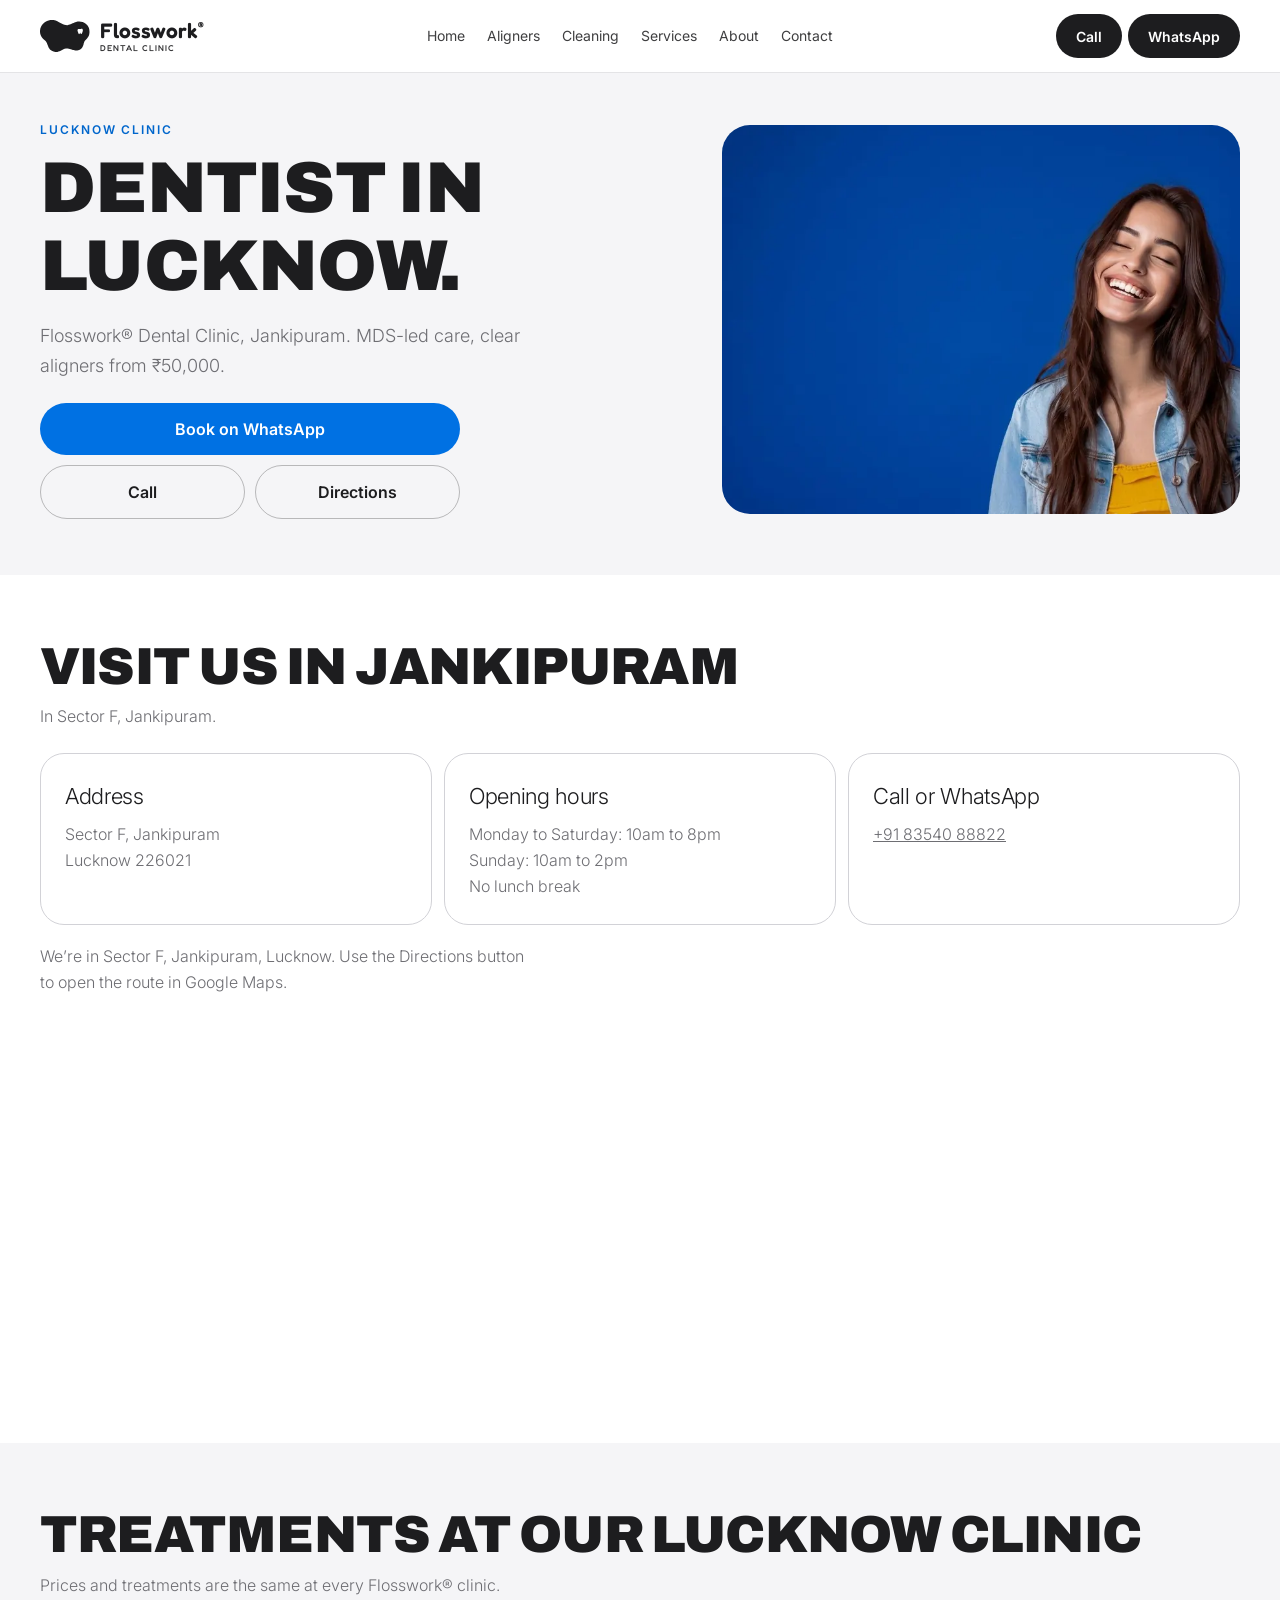
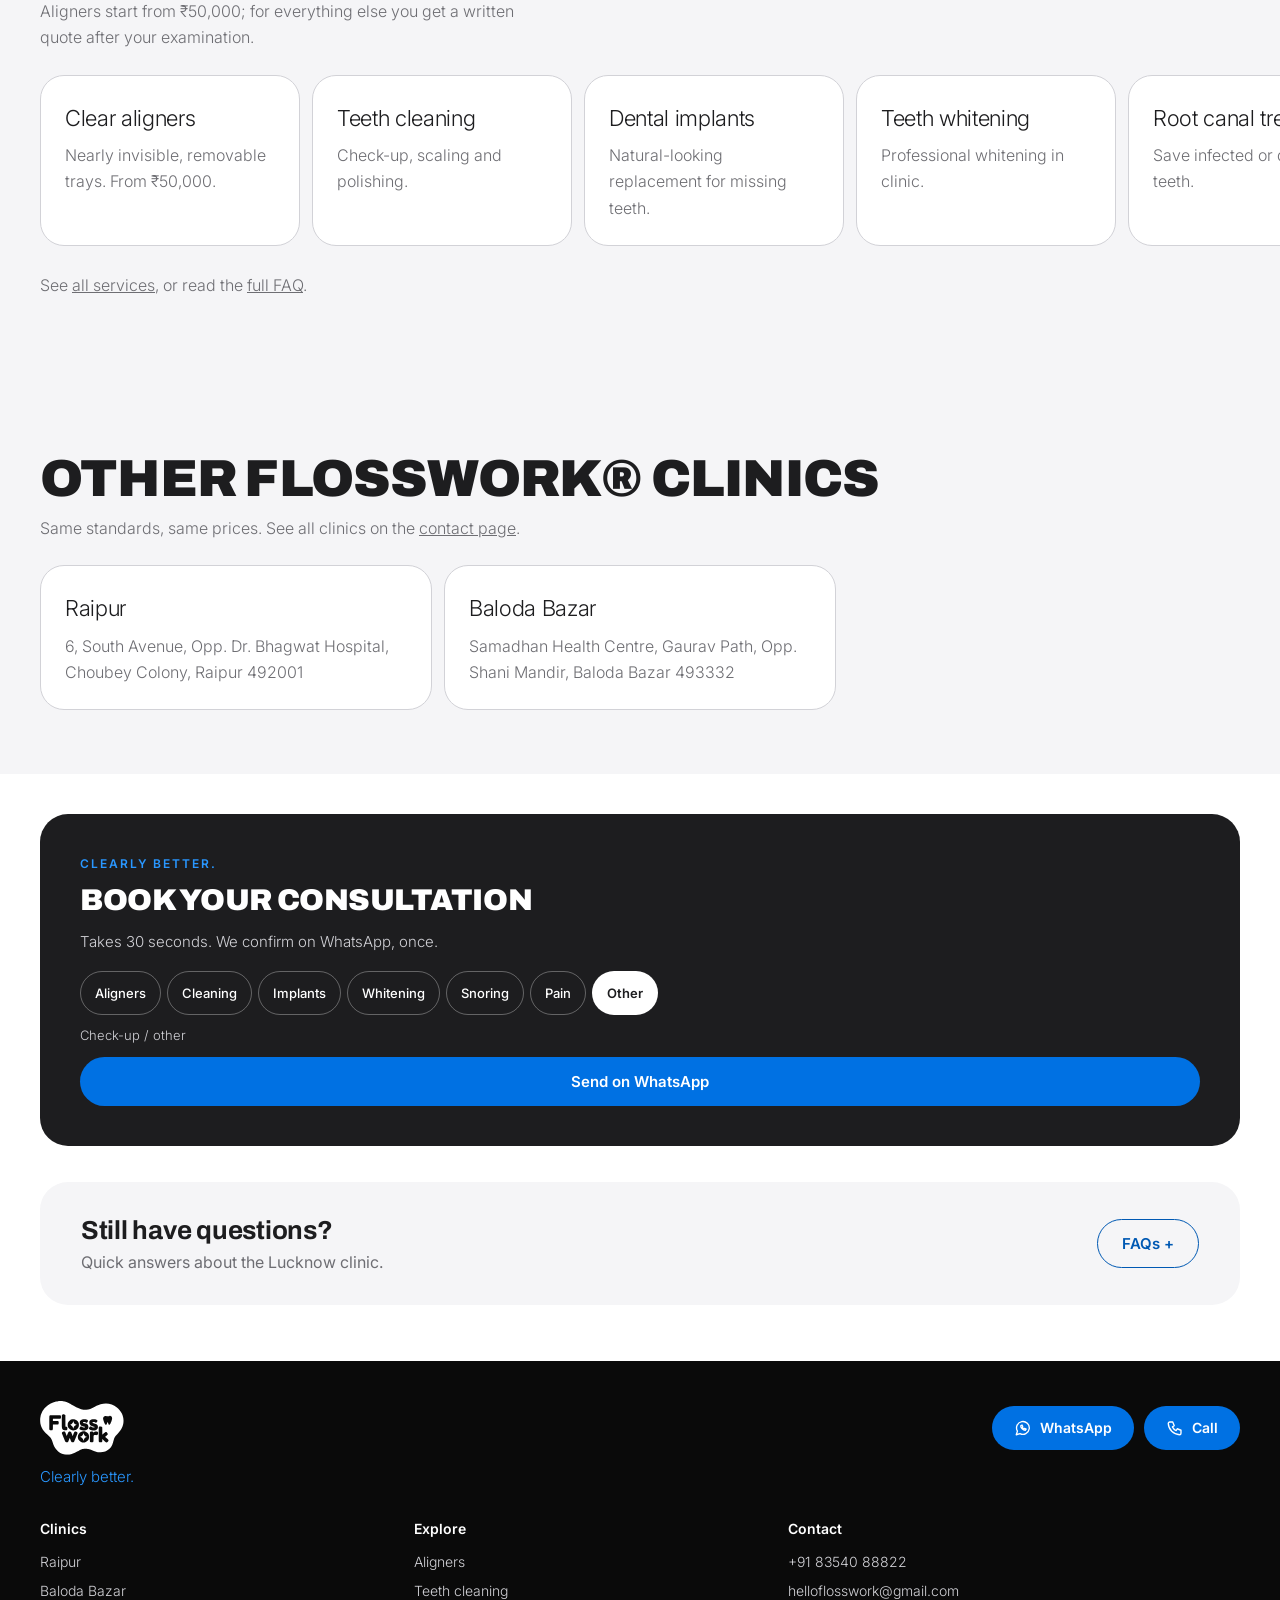
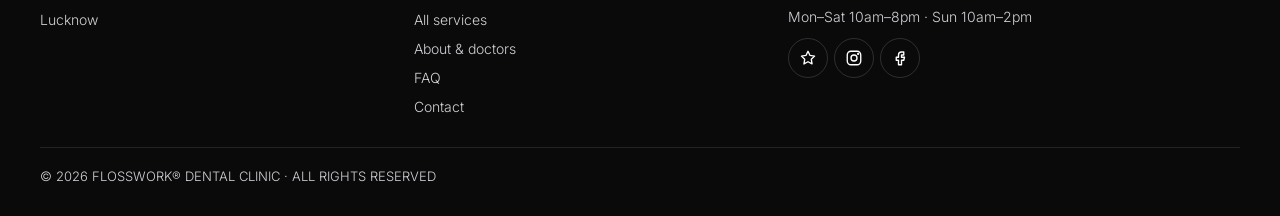
<file: lucknow.html>
<!doctype html>
<html lang="en-IN">
<head>
<meta charset="utf-8">
<meta name="viewport" content="width=device-width, initial-scale=1">
<meta name="robots" content="index,follow,max-image-preview:large">
<title>Dentist in Lucknow | Flosswork Dental Clinic, Jankipuram</title>
<meta name="description" content="Flosswork Dental Clinic in Sector F, Jankipuram, Lucknow: clear aligners from ₹50,000, teeth cleaning, implants, whitening and root canal by MDS doctors.">
<link rel="canonical" href="https://flosswork.in/lucknow">
<link rel="icon" href="favicon.svg" type="image/svg+xml">
<link rel="icon" href="favicon-48.png" type="image/png" sizes="48x48">
<link rel="icon" href="favicon-192.png" type="image/png" sizes="192x192">
<link rel="apple-touch-icon" href="apple-touch-icon.png">
<meta property="og:type" content="website">
<meta property="og:site_name" content="Flosswork Dental Clinic">
<meta property="og:url" content="https://flosswork.in/lucknow">
<meta property="og:title" content="Dentist in Lucknow | Flosswork Dental Clinic, Jankipuram">
<meta property="og:description" content="Flosswork Dental Clinic in Sector F, Jankipuram, Lucknow: clear aligners from ₹50,000, teeth cleaning, implants, whitening and root canal by MDS doctors.">
<meta property="og:locale" content="en_IN">
<meta property="og:image" content="https://flosswork.in/images/og-home.jpg">
<meta property="og:image:width" content="1200">
<meta property="og:image:height" content="630">
<meta property="og:image:alt" content="Flosswork Dental Clinic, Lucknow">
<meta name="twitter:card" content="summary_large_image">
<meta name="twitter:title" content="Dentist in Lucknow | Flosswork Dental Clinic, Jankipuram">
<meta name="twitter:description" content="Flosswork Dental Clinic in Sector F, Jankipuram, Lucknow: clear aligners from ₹50,000, teeth cleaning, implants, whitening and root canal by MDS doctors.">
<meta name="twitter:image" content="https://flosswork.in/images/og-home.jpg">
<meta name="twitter:image:alt" content="Flosswork Dental Clinic, Lucknow">
<meta name="theme-color" content="#1d1d1f">
<link rel="preconnect" href="https://fonts.googleapis.com">
<link rel="preconnect" href="https://fonts.gstatic.com" crossorigin>
<link rel="preload" as="style" href="https://fonts.googleapis.com/css2?family=Archivo:wght@800;900&family=Fredoka:wght@500;600&family=Inter:wght@300;400;500;600;700&display=swap" onload="this.onload=null;this.rel='stylesheet'"><noscript><link rel="stylesheet" href="https://fonts.googleapis.com/css2?family=Archivo:wght@800;900&family=Fredoka:wght@500;600&family=Inter:wght@300;400;500;600;700&display=swap"></noscript>
<link rel="preload" as="image" type="image/webp" imagesrcset="images/hero-home-480.webp 480w, images/hero-home-800.webp 800w, images/hero-home-1200.webp 1200w" imagesizes="(min-width:760px) 560px, 92vw" fetchpriority="high">
<link rel="stylesheet" href="styles.css?v=4c87f79a">
<!--fw-festival-->
<script>(function(){var S={"enabled":true,"bv":"eb3df3ec","festivals":[{"id":"diwali-d","from":"2026-11-04","to":"2026-11-12","banner":{"text":"Shubh Deepavali from Flosswork","more":"wishing you a bright, healthy smile"},"v":"3dc98b79"}]},d=document,h=d.documentElement,pv=null,t,i,m;try{m=location.search.match(/[?&]festival=([\w-]+)/);if(m){if(m[1]==='off')sessionStorage.removeItem('fwFestival');else sessionStorage.setItem('fwFestival',m[1])}pv=sessionStorage.getItem('fwFestival')}catch(e){}if(pv){for(i=0;i<S.festivals.length;i++)if(S.festivals[i].id===pv)t=S.festivals[i]}else if(S.enabled){var n=new Intl.DateTimeFormat('en-CA',{timeZone:'Asia/Kolkata'}).format(new Date()),x;for(i=0;i<S.festivals.length;i++){x=S.festivals[i];if(n>=x.from&&n<=x.to)t=x}}if(!t)return;h.setAttribute('data-fw-festival',t.id);window.FW_FESTIVAL={id:t.id,banner:t.banner,preview:!!pv};d.write('<link rel="stylesheet" href="festival-themes/base.css?v='+S.bv+'"><link rel="stylesheet" href="festival-themes/'+t.id+'.css?v='+t.v+'">');['base',t.id].forEach(function(f){var s=d.createElement('script');s.src='festival-themes/'+f+'.js?v='+(f==='base'?S.bv:t.v);s.async=false;d.head.appendChild(s)})})();</script>
<!--/fw-festival-->
<script type="application/ld+json">{"@context":"https://schema.org","@graph":[{"@type":"Organization","@id":"https://flosswork.in/#organization","name":"Flosswork Dental Clinic","url":"https://flosswork.in/","slogan":"Clearly better.","foundingDate":"2023","logo":{"@type":"ImageObject","url":"https://flosswork.in/brand/icon.svg"},"email":"helloflosswork@gmail.com","telephone":"+918354088822","sameAs":["https://share.google/FxXZNT7AcuzzEOvvb","https://www.instagram.com/helloflosswork","https://www.facebook.com/share/1aPEa3Czvx/"],"contactPoint":[{"@type":"ContactPoint","telephone":"+918354088822","contactType":"customer service","areaServed":"IN","availableLanguage":"English"}],"founder":[{"@id":"https://flosswork.in/about#pg"},{"@id":"https://flosswork.in/about#ns"}]},{"@type":"WebSite","@id":"https://flosswork.in/#website","url":"https://flosswork.in/","name":"Flosswork Dental Clinic","inLanguage":"en-IN","publisher":{"@id":"https://flosswork.in/#organization"}},{"@type":"Person","@id":"https://flosswork.in/about#pg","name":"Dr. Priyesh Gupta","honorificPrefix":"Dr.","url":"https://flosswork.in/about","jobTitle":"Prosthodontist & Implant Surgeon","hasCredential":[{"@type":"EducationalOccupationalCredential","credentialCategory":"degree","name":"BDS"},{"@type":"EducationalOccupationalCredential","credentialCategory":"degree","name":"MDS"}],"knowsAbout":["Implants","Prosthodontics"],"worksFor":{"@id":"https://flosswork.in/#organization"}},{"@type":"Person","@id":"https://flosswork.in/about#ns","name":"Dr. Nehal Saraf","honorificPrefix":"Dr.","url":"https://flosswork.in/about","jobTitle":"Orthodontist & Aligner Specialist","hasCredential":[{"@type":"EducationalOccupationalCredential","credentialCategory":"degree","name":"BDS"},{"@type":"EducationalOccupationalCredential","credentialCategory":"degree","name":"MDS"}],"knowsAbout":["Clear aligners","Orthodontics"],"worksFor":{"@id":"https://flosswork.in/#organization"}},{"@type":"Dentist","@id":"https://flosswork.in/contact#lucknow","name":"Flosswork Dental Clinic, Lucknow","url":"https://flosswork.in/lucknow","telephone":"+918354088822","email":"helloflosswork@gmail.com","image":"https://flosswork.in/images/hero-home.jpg","logo":"https://flosswork.in/brand/icon.svg","slogan":"Clearly better.","address":{"@type":"PostalAddress","streetAddress":"Sector F, Jankipuram","addressLocality":"Lucknow","addressRegion":"Uttar Pradesh","postalCode":"226021","addressCountry":"IN"},"hasMap":"https://maps.google.com/?q=Sector+F+Jankipuram+Lucknow+226021","areaServed":{"@type":"City","name":"Lucknow"},"sameAs":["https://www.instagram.com/helloflosswork","https://www.facebook.com/share/1aPEa3Czvx/"],"parentOrganization":{"@id":"https://flosswork.in/#organization"},"openingHoursSpecification":[{"@type":"OpeningHoursSpecification","dayOfWeek":["Monday","Tuesday","Wednesday","Thursday","Friday","Saturday"],"opens":"10:00","closes":"20:00"},{"@type":"OpeningHoursSpecification","dayOfWeek":"Sunday","opens":"10:00","closes":"14:00"}]},{"@type":"FAQPage","@id":"https://flosswork.in/lucknow#faq","url":"https://flosswork.in/lucknow","inLanguage":"en-IN","mainEntity":[{"@type":"Question","name":"Where is Flosswork Dental Clinic in Lucknow?","acceptedAnswer":{"@type":"Answer","text":"<p>Flosswork® Lucknow is at <strong>Sector F, Jankipuram, Lucknow 226021</strong>. <a href=\"https://maps.google.com/?q=Sector+F+Jankipuram+Lucknow+226021\">Get directions on Google Maps</a>.</p>"}},{"@type":"Question","name":"What are the opening hours of the Lucknow clinic?","acceptedAnswer":{"@type":"Answer","text":"<p>We’re open <strong>Monday to Saturday, 10am to 8pm</strong>, and <strong>Sunday, 10am to 2pm</strong>, with no lunch break.</p>"}},{"@type":"Question","name":"How much do clear aligners cost in Lucknow?","acceptedAnswer":{"@type":"Answer","text":"<p>Clear aligners at our Lucknow clinic start from <strong>₹50,000</strong>. Your exact cost is given <strong>in writing after your examination</strong>, before you commit. EMI options are available. See <a href=\"https://flosswork.in/aligners\">clear aligners</a>.</p>"}},{"@type":"Question","name":"How do I book an appointment in Lucknow?","acceptedAnswer":{"@type":"Answer","text":"<p>Message us on WhatsApp using the form below, or call <a href=\"tel:+918354088822\">+91 83540 88822</a>. We confirm your visit on WhatsApp once, with no repeated calls.</p>"}}]},{"@type":"WebPage","@id":"https://flosswork.in/lucknow#webpage","url":"https://flosswork.in/lucknow","name":"Dentist in Lucknow | Flosswork Dental Clinic, Jankipuram","description":"Flosswork Dental Clinic in Sector F, Jankipuram, Lucknow: clear aligners from ₹50,000, teeth cleaning, implants, whitening and root canal by MDS doctors.","inLanguage":"en-IN","isPartOf":{"@id":"https://flosswork.in/#website"},"about":{"@id":"https://flosswork.in/#organization"},"breadcrumb":{"@id":"https://flosswork.in/lucknow#breadcrumb"}},{"@type":"BreadcrumbList","@id":"https://flosswork.in/lucknow#breadcrumb","itemListElement":[{"@type":"ListItem","position":1,"name":"Home","item":"https://flosswork.in/"},{"@type":"ListItem","position":2,"name":"Contact","item":"https://flosswork.in/contact"},{"@type":"ListItem","position":3,"name":"Lucknow","item":"https://flosswork.in/lucknow"}]}]}</script>
<script>(function(){var o=['index','aligners','cleaning','services'];function x(u){try{var n=new URL(u).pathname.split('/').pop().replace(/\.html$/,'')||'index';return o.indexOf(n)}catch(_){return-1}}
addEventListener('pageswap',function(e){if(!e.viewTransition||!e.activation||!e.activation.from||!e.activation.entry)return;var a=x(e.activation.from.url),b=x(e.activation.entry.url);if(a<0||b<0||a===b)return;var d=b>a?'fwd':'back';document.documentElement.classList.add('vt-'+d);try{sessionStorage.setItem('fwDir',d)}catch(_){}});
addEventListener('pagereveal',function(e){var d=null;try{d=sessionStorage.getItem('fwDir');sessionStorage.removeItem('fwDir')}catch(_){}if(!e.viewTransition)return;if(d)document.documentElement.classList.add('vt-'+d);e.viewTransition.finished.then(function(){document.documentElement.classList.remove('vt-fwd','vt-back')})})})();</script>
</head>
<body data-page-need="other" data-nav="solid">
<svg width="0" height="0" style="position:absolute" aria-hidden="true" focusable="false"><defs><symbol id="fw-icon" viewBox="183 533 1905 1226"><path fill="currentColor" fill-rule="evenodd" d="M 595.6 534.7 C 584.8 535.8 562 539.8 546.9 543.3 C 453.1 565.3 366.4 613.6 301.6 679.9 C 269.6 712.7 247.7 743.2 226.9 784.3 C 202.8 831.9 188.9 878.6 185.4 922.3 C 182 965.1 184.1 1019.5 190.1 1048.8 C 196.7 1081.4 209.6 1119.3 223.8 1147.6 C 250.8 1201.4 286.4 1244.4 353.1 1303.9 C 407.8 1352.5 426.9 1374.8 444.4 1410.5 C 454 1430.1 458.1 1440.7 472.3 1483.1 C 489 1532.3 499.2 1557.5 512.7 1582.6 C 540.9 1635 583.4 1679.5 634.4 1710.1 C 676.5 1735.5 724 1751.4 772.5 1756.6 C 790.7 1758.4 830.9 1758 848.9 1755.6 C 907.8 1747.8 953.5 1730.2 1028.6 1686.4 C 1071.6 1661.3 1098.8 1647.4 1123.5 1637.5 C 1154.1 1625.4 1170.3 1622.7 1214.7 1622.7 C 1270.1 1622.7 1283.7 1625.9 1394.8 1664.8 C 1473.2 1692.2 1491 1696.7 1530.9 1699.3 C 1575.4 1702.1 1618.6 1699.2 1644.9 1691.7 C 1697.7 1676.7 1746 1647.8 1778.4 1611.8 C 1795.6 1592.8 1809 1573.2 1821.7 1548.5 C 1834.5 1523.5 1840.3 1506.4 1854.8 1451.9 C 1867.4 1403.6 1875.7 1379.7 1886.4 1359.1 C 1898.1 1337 1903.6 1330.1 1948.7 1282.4 C 1993.1 1235.5 2013.2 1210.7 2033.1 1178.4 C 2058.5 1137.4 2078.1 1081.6 2083.8 1034.3 C 2093.6 954.5 2081 881.7 2045.6 811.7 C 2019.9 761 1981.3 713.6 1935.7 677 C 1832.2 593.8 1699.7 568.4 1564 605.6 C 1520.9 617.4 1490.8 630.3 1432.6 661.4 C 1349.3 706.1 1299.6 723.4 1236.3 730 C 1218.1 731.9 1186.3 731.4 1170.4 729.1 C 1104 719 1029.3 689.2 948.2 640.1 C 894 607.2 883.7 601.2 867.4 592.3 C 806.7 559.5 759.4 543.2 703.4 536 C 689.9 534.3 610 533.3 595.6 534.7 Z M 1790.4 872.7 C 1801.7 875.9 1804.9 877.5 1811.5 883.5 C 1819.1 890.5 1822.1 897 1824.5 912.8 L 1826.6 925.6 L 1824.5 939.8 C 1823.4 947.5 1821.3 957.7 1820.1 962.4 C 1815.5 979.1 1805.8 1006.7 1800.3 1019.2 C 1798.9 1022.3 1796.5 1027.8 1794.9 1031.4 C 1791.8 1038.8 1786.9 1049.4 1785.4 1052.2 C 1777.3 1067.4 1773.3 1071.7 1765.9 1073.5 C 1759.4 1075 1754.2 1073.5 1749 1068.5 C 1743.6 1063.2 1742.7 1061.2 1732.5 1030.5 C 1729.2 1020.6 1724.5 1016.2 1720 1018.7 C 1716.9 1020.3 1715.5 1023.4 1708.6 1043.7 C 1703.2 1060.3 1701.1 1064.9 1697.5 1068.6 C 1691.7 1074.6 1687 1075.7 1678.2 1073 C 1672.2 1071.2 1667.4 1066.1 1662.2 1055.8 C 1660.2 1051.8 1658.4 1048.3 1658 1048 C 1657.7 1047.7 1656.9 1046 1656.2 1044.2 C 1655.5 1042.4 1653.9 1038.5 1652.6 1035.7 C 1649.2 1028.1 1644.8 1017.6 1643.7 1014.4 C 1643.2 1012.8 1641.3 1008 1639.6 1003.6 C 1633.9 988.2 1625.8 962.4 1622.6 948.7 C 1617 924.5 1622 903.6 1636.5 889 C 1646 879.6 1657.7 874.6 1673 873.4 C 1681 872.7 1689.6 874.1 1702.9 877.9 C 1710.8 880.3 1713.8 880.7 1723.1 880.7 C 1732.6 880.7 1735 880.3 1742.1 877.9 C 1749.6 875.5 1761.8 871.9 1766.3 870.9 C 1772 869.7 1782 870.5 1790.4 872.7 Z M 1790.4 872.7"/></symbol></defs></svg>
<header class="nav" id="nav">
  <div class="wrap nav-in">
    <a class="logo" href="/" aria-label="Flosswork Dental Clinic home"><svg class="logo-mark" viewBox="0 0 1905 1226" aria-hidden="true"><use href="#fw-icon"/></svg><span class="logo-text"><span class="logo-name">Flosswork<sup>®</sup></span><span class="logo-sub">Dental Clinic</span></span></a>
    <nav class="l" aria-label="Main"><a href="/">Home</a><a href="/aligners">Aligners</a><a href="/cleaning">Cleaning</a><a href="/services">Services</a><a href="/about">About</a><a href="/contact">Contact</a></nav>
    <div class="hdr-r">
      <a class="btn btn--call hdr-call" data-call href="tel:+918354088822" aria-label="Call Flosswork"><svg class="ic" viewBox="0 0 24 24" fill="none" stroke="currentColor" stroke-width="1.8" stroke-linecap="round" stroke-linejoin="round" aria-hidden="true"><path d="M5 4h4l2 5-2.5 1.5a11 11 0 0 0 5 5L15 13l5 2v4a2 2 0 0 1-2 2A16 16 0 0 1 3 6a2 2 0 0 1 2-2z"/></svg><span class="lbl">Call</span></a>
      <a class="btn btn--wa hdr-wa" href="#book" data-book aria-label="WhatsApp Flosswork"><svg class="ic" viewBox="0 0 24 24" fill="none" stroke="currentColor" stroke-width="1.8" stroke-linecap="round" stroke-linejoin="round" aria-hidden="true"><path d="M3 21l1.6-4.8A8.5 8.5 0 1 1 8 19.4L3 21z"/><path d="M9 9c0 3 3 6 6 6l1.2-1.5-2-1-1 .6c-.8-.4-1.700-1.300-2.100-2.100l.6-1-1-2z"/></svg><span class="lbl">WhatsApp</span></a>
    </div>
  </div>
</header>
<div class="drawer" id="drawer" role="dialog" aria-modal="true" aria-label="Menu"><button class="sheet-x" id="close-menu" type="button" aria-label="Close menu"></button><div class="sheet"><p class="sl">Explore</p><nav class="rows" aria-label="More pages"><a class="row" href="/about"><span class="ti"><svg viewBox="0 0 24 24" fill="none" stroke="currentColor" stroke-width="1.8" stroke-linecap="round" stroke-linejoin="round" aria-hidden="true"><circle cx="9" cy="8" r="3.5"/><path d="M2.5 20c0-3.5 3-6 6.5-6s6.5 2.5 6.5 6M16 5a3.5 3.5 0 0 1 0 6.5M18 14.5c2 .8 3.5 2.8 3.5 5.5"/></svg></span><span class="tl">About us</span><svg class="go" viewBox="0 0 24 24" fill="none" stroke="currentColor" stroke-width="1.8" stroke-linecap="round" stroke-linejoin="round" aria-hidden="true"><path d="M9 6l6 6-6 6"/></svg></a><a class="row" href="/faq"><span class="ti"><svg viewBox="0 0 24 24" fill="none" stroke="currentColor" stroke-width="1.8" stroke-linecap="round" stroke-linejoin="round" aria-hidden="true"><circle cx="12" cy="12" r="9"/><path d="M9.5 9.5a2.5 2.5 0 1 1 3.5 2.3c-.7.4-1 .9-1 1.7M12 17h.01"/></svg></span><span class="tl">FAQ</span><svg class="go" viewBox="0 0 24 24" fill="none" stroke="currentColor" stroke-width="1.8" stroke-linecap="round" stroke-linejoin="round" aria-hidden="true"><path d="M9 6l6 6-6 6"/></svg></a><a class="row" href="/contact"><span class="ti"><svg viewBox="0 0 24 24" fill="none" stroke="currentColor" stroke-width="1.8" stroke-linecap="round" stroke-linejoin="round" aria-hidden="true"><path d="M12 21s7-6.2 7-11.5a7 7 0 0 0-14 0C5 14.8 12 21 12 21z"/><circle cx="12" cy="9.5" r="2.5"/></svg></span><span class="tl">Contact</span><svg class="go" viewBox="0 0 24 24" fill="none" stroke="currentColor" stroke-width="1.8" stroke-linecap="round" stroke-linejoin="round" aria-hidden="true"><path d="M9 6l6 6-6 6"/></svg></a></nav></div></div>
<main id="top">
<section class="phero">
  <div class="wrap">
    <div>
      <div class="eyebrow">Lucknow clinic</div>
      <h1><strong>Dentist in Lucknow.</strong></h1>
      <p>Flosswork® Dental Clinic, Jankipuram. MDS-led care, clear aligners from ₹50,000.</p>
      <div class="row" style="display:grid;grid-template-columns:1fr 1fr;gap:10px;max-width:420px"><a class="btn btn--ink btn--lg" style="grid-column:1/-1;justify-content:center" href="#book" data-book>Book on WhatsApp</a><a class="btn btn--line btn--lg" style="justify-content:center" data-tel href="tel:+918354088822">Call</a><a class="btn btn--line btn--lg" style="justify-content:center" href="https://maps.google.com/?q=Sector+F+Jankipuram+Lucknow+226021" target="_blank" rel="noopener">Directions</a></div>
    </div>
    <div class="img"><picture><source type="image/webp" srcset="images/hero-home-480.webp 480w, images/hero-home-800.webp 800w, images/hero-home-1200.webp 1200w" sizes="(min-width:760px) 560px, 92vw"><img width="1200" height="900" src="images/hero-home.jpg" alt="Flosswork Dental Clinic, Lucknow" fetchpriority="high"></picture></div>
  </div>
</section>

<section class="sec" id="visit" aria-labelledby="v-h">
  <div class="wrap">
    <h2 class="hd" id="v-h">Visit us in Jankipuram</h2>
    <p class="sub">In Sector F, Jankipuram.</p>
    <div class="locs">
      <div class="loc-card"><b>Address</b><span>Sector F, Jankipuram<br>Lucknow 226021</span></div>
      <div class="loc-card"><b>Opening hours</b><span>Monday to Saturday: 10am to 8pm<br>Sunday: 10am to 2pm<br>No lunch break</span></div>
      <div class="loc-card"><b>Call or WhatsApp</b><span><a href="tel:+918354088822" data-tel>+91 83540 88822</a></span></div>
    </div>
    <p class="sub" style="margin-top:18px">We’re in Sector F, Jankipuram, Lucknow. Use the Directions button to open the route in Google Maps.</p>
    <div style="margin-top:12px;border-radius:24px;overflow:hidden;background:#fff"><iframe title="Map of Flosswork Dental Clinic, Lucknow" src="https://maps.google.com/maps?q=Sector%20F%20Jankipuram%20Lucknow%20226021&amp;output=embed" width="100%" height="360" style="border:0;display:block" loading="lazy" referrerpolicy="no-referrer-when-downgrade"></iframe></div>
  </div>
</section>

<section class="sec s" id="treatments" aria-labelledby="t-h">
  <div class="wrap">
    <h2 class="hd" id="t-h">Treatments at our Lucknow clinic</h2>
    <p class="sub">Prices and treatments are the same at every Flosswork® clinic. Aligners start from ₹50,000; for everything else you get a written quote after your examination.</p>
    <div class="hscroll" style="display:flex;gap:12px;overflow-x:auto;scroll-snap-type:x proximity;margin-top:18px;margin-right:calc(var(--gut) * -1);padding:0 var(--gut) 8px 0;-webkit-overflow-scrolling:touch"><a class="loc-card" style="text-decoration:none;flex:0 0 min(260px,76vw);scroll-snap-align:start" href="/aligners"><b>Clear aligners</b><span>Nearly invisible, removable trays. From ₹50,000.</span></a><a class="loc-card" style="text-decoration:none;flex:0 0 min(260px,76vw);scroll-snap-align:start" href="/cleaning"><b>Teeth cleaning</b><span>Check-up, scaling and polishing.</span></a><a class="loc-card" style="text-decoration:none;flex:0 0 min(260px,76vw);scroll-snap-align:start" href="/services#implants"><b>Dental implants</b><span>Natural-looking replacement for missing teeth.</span></a><a class="loc-card" style="text-decoration:none;flex:0 0 min(260px,76vw);scroll-snap-align:start" href="/services#whitening"><b>Teeth whitening</b><span>Professional whitening in clinic.</span></a><a class="loc-card" style="text-decoration:none;flex:0 0 min(260px,76vw);scroll-snap-align:start" href="/services#rootcanal"><b>Root canal treatment</b><span>Save infected or damaged teeth.</span></a><a class="loc-card" style="text-decoration:none;flex:0 0 min(260px,76vw);scroll-snap-align:start" href="/services#crowns"><b>Crowns & bridges</b><span>Durable, natural-looking restorations.</span></a><a class="loc-card" style="text-decoration:none;flex:0 0 min(260px,76vw);scroll-snap-align:start" href="/services#braces"><b>Braces</b><span>Metal and ceramic braces, planned by your doctor.</span></a><a class="loc-card" style="text-decoration:none;flex:0 0 min(260px,76vw);scroll-snap-align:start" href="/services#gums"><b>Gum care</b><span>Treatment for bleeding gums and gum infection.</span></a></div>
    <p class="sub" style="margin-top:18px">See <a href="/services">all services</a>, or read the <a href="/faq">full FAQ</a>.</p>
  </div>
</section>

<section class="sec s" id="other-clinics" aria-labelledby="oc-h">
  <div class="wrap">
    <h2 class="hd" id="oc-h">Other Flosswork® clinics</h2>
    <p class="sub">Same standards, same prices. See all clinics on the <a href="/contact">contact page</a>.</p>
    <div class="locs"><a class="loc-card" style="text-decoration:none" href="/raipur"><b>Raipur</b><span>6, South Avenue, Opp. Dr. Bhagwat Hospital, Choubey Colony, Raipur 492001</span></a><a class="loc-card" style="text-decoration:none" href="/baloda-bazar"><b>Baloda Bazar</b><span>Samadhan Health Centre, Gaurav Path, Opp. Shani Mandir, Baloda Bazar 493332</span></a></div>
  </div>
</section>

<div class="wrap book" id="book">
  <form class="form" id="form" novalidate aria-labelledby="f-h">
    <div id="form-body">
      <div class="tag">Clearly better.</div>
      <h2 class="hd" id="f-h">Book your consultation</h2>
      <p class="intro">Takes 30 seconds. We confirm on WhatsApp, once.</p>
      <div class="pl" id="p-need" role="group" aria-label="What do you need"></div>
      <p class="sumline" id="sum"></p>
      <button class="btn btn--wa send" id="send" type="submit">Send on WhatsApp</button>
    </div>
    <div class="done" id="done" role="status" hidden>
      <h2 class="hd">Thank you.</h2>
      <p>WhatsApp should have opened with your message. Press send and we’ll confirm your visit. If it didn’t open, use the button below.</p>
      <a class="btn btn--wa send" id="done-link" target="_blank" rel="noopener" style="width:auto;justify-self:start">Open WhatsApp</a>
      <button class="again" id="again" type="button">Make another booking</button>
    </div>
  </form>
</div>
</main>
<section class="faqban fbx" aria-labelledby="fb-h">
  <div class="wrap"><details class="in" id="faq-group">
    <summary><div><h2 id="fb-h">Still have questions?</h2><p>Quick answers about the Lucknow clinic.</p></div><span class="btn btn--line btn--accent"><span class="o">FAQs <span aria-hidden="true">+</span></span><span class="c">Hide FAQs <span aria-hidden="true">−</span></span></span></summary>
    <div class="qg-body"><div class="faq"><details class="q" id="fq-loc1"><summary><h3>Where is Flosswork Dental Clinic in Lucknow?</h3></summary><div class="a"><p>Flosswork® Lucknow is at <b>Sector F, Jankipuram, Lucknow 226021</b>. <a href="https://maps.google.com/?q=Sector+F+Jankipuram+Lucknow+226021">Get directions on Google Maps</a>.</p></div></details><details class="q" id="fq-loc2"><summary><h3>What are the opening hours of the Lucknow clinic?</h3></summary><div class="a"><p>We’re open <b>Monday to Saturday, 10am to 8pm</b>, and <b>Sunday, 10am to 2pm</b>, with no lunch break.</p></div></details><details class="q" id="fq-loc3"><summary><h3>How much do clear aligners cost in Lucknow?</h3></summary><div class="a"><p>Clear aligners at our Lucknow clinic start from <b>₹50,000</b>. Your exact cost is given <b>in writing after your examination</b>, before you commit. EMI options are available. See <a href="/aligners">clear aligners</a>.</p></div></details><details class="q" id="fq-loc4"><summary><h3>How do I book an appointment in Lucknow?</h3></summary><div class="a"><p>Message us on WhatsApp using the form below, or call <a href="tel:+918354088822">+91 83540 88822</a>. We confirm your visit on WhatsApp once, with no repeated calls.</p></div></details></div><div class="qg-more"><a class="btn btn--line btn--accent" href="/faq">Read all FAQs <span aria-hidden="true">→</span></a></div></div>
  </details></div>
</section>
<script>(function(){var g=document.getElementById('faq-group');if(!g)return;function o(){var h=location.hash.slice(1),e=h&&document.getElementById(h);if(e&&g.contains(e)){g.open=true;if(e.tagName==='DETAILS')e.open=true;e.scrollIntoView()}}o();addEventListener('hashchange',o)})();</script>
<footer class="foot">
  <div class="wrap">
    <div class="foot-top">
      <div class="brand"><svg class="foot-mark" viewBox="0 0 384 246" role="img" aria-label="Flosswork"><use href="brand/wordmark-sprite.svg#fw-word"/></svg><em>Clearly better.</em></div>
      <div class="fbtns"><a class="fbtn" href="#book" data-book aria-label="WhatsApp Flosswork"><svg class="ic" viewBox="0 0 24 24" fill="none" stroke="currentColor" stroke-width="1.8" stroke-linecap="round" stroke-linejoin="round" aria-hidden="true"><path d="M3 21l1.6-4.8A8.5 8.5 0 1 1 8 19.4L3 21z"/><path d="M9 9c0 3 3 6 6 6l1.2-1.5-2-1-1 .6c-.8-.4-1.700-1.300-2.100-2.100l.6-1-1-2z"/></svg>WhatsApp</a><a class="fbtn" data-call href="tel:+918354088822" aria-label="Call Flosswork"><svg class="ic" viewBox="0 0 24 24" fill="none" stroke="currentColor" stroke-width="1.8" stroke-linecap="round" stroke-linejoin="round" aria-hidden="true"><path d="M5 4h4l2 5-2.5 1.5a11 11 0 0 0 5 5L15 13l5 2v4a2 2 0 0 1-2 2A16 16 0 0 1 3 6a2 2 0 0 1 2-2z"/></svg>Call</a></div>
    </div>
    <div class="g">
      <div><b>Clinics</b><a href="/raipur">Raipur</a><a href="/baloda-bazar">Baloda Bazar</a><a href="/lucknow">Lucknow</a></div>
      <div><b>Explore</b><a href="/aligners">Aligners</a><a href="/cleaning">Teeth cleaning</a><a href="/services">All services</a><a href="/about">About &amp; doctors</a><a href="/faq">FAQ</a><a href="/contact">Contact</a></div>
      <div><b>Contact</b><a data-phone href="tel:+918354088822">+91 83540 88822</a><a href="mailto:helloflosswork@gmail.com">helloflosswork@gmail.com</a><span data-hours>Mon–Sat 10am–8pm · Sun 10am–2pm</span><div class="soc"><a data-gmb href="https://share.google/FxXZNT7AcuzzEOvvb" target="_blank" rel="noopener" aria-label="Google reviews"><svg class="ic" viewBox="0 0 24 24" fill="none" stroke="currentColor" stroke-width="1.8" stroke-linecap="round" stroke-linejoin="round" aria-hidden="true"><path d="M12 3l2.7 5.6 6.1.9-4.4 4.3 1 6.1L12 17l-5.4 2.9 1-6.1L3.2 9.5l6.1-.9L12 3z"/></svg></a><a href="https://www.instagram.com/helloflosswork" target="_blank" rel="noopener" aria-label="Instagram"><svg class="ic" viewBox="0 0 24 24" fill="none" stroke="currentColor" stroke-width="1.8" stroke-linecap="round" stroke-linejoin="round" aria-hidden="true"><rect x="3" y="3" width="18" height="18" rx="5"/><circle cx="12" cy="12" r="4"/><circle cx="17.5" cy="6.5" r=".6" fill="currentColor"/></svg></a><a href="https://www.facebook.com/share/1aPEa3Czvx/" target="_blank" rel="noopener" aria-label="Facebook"><svg class="ic" viewBox="0 0 24 24" fill="none" stroke="currentColor" stroke-width="1.8" stroke-linecap="round" stroke-linejoin="round" aria-hidden="true"><path d="M14 8h3V4h-3a4 4 0 0 0-4 4v3H7v4h3v6h4v-6h3l1-4h-4V8z"/></svg></a></div></div>
    </div>
    <div class="copy">© 2026 FLOSSWORK® DENTAL CLINIC · ALL RIGHTS RESERVED</div>
  </div>
</footer>
<div class="fabx" id="fab" role="group" aria-label="Contact us"><div class="fabx-pill"><a class="seg call" data-call href="tel:+918354088822" aria-label="Call Flosswork"><svg class="ic" viewBox="0 0 24 24" fill="none" stroke="currentColor" stroke-width="1.8" stroke-linecap="round" stroke-linejoin="round" aria-hidden="true"><path d="M5 4h4l2 5-2.5 1.5a11 11 0 0 0 5 5L15 13l5 2v4a2 2 0 0 1-2 2A16 16 0 0 1 3 6a2 2 0 0 1 2-2z"/></svg><span class="lbl">Call</span></a><a class="seg wa" href="#book" data-book aria-label="WhatsApp Flosswork"><svg class="ic" viewBox="0 0 24 24" fill="none" stroke="currentColor" stroke-width="1.8" stroke-linecap="round" stroke-linejoin="round" aria-hidden="true"><path d="M3 21l1.6-4.8A8.5 8.5 0 1 1 8 19.4L3 21z"/><path d="M9 9c0 3 3 6 6 6l1.2-1.5-2-1-1 .6c-.8-.4-1.7-1.3-2.1-2.1l.6-1-1-2z"/></svg><span class="lbl">WhatsApp</span></a></div></div>
<nav class="tabbar" id="bar" aria-label="Quick links" style="--i:4"><span class="tab-ind" aria-hidden="true"></span><a class="tab" href="/"><svg viewBox="0 0 24 24" fill="none" stroke="currentColor" stroke-width="1.8" stroke-linecap="round" stroke-linejoin="round" aria-hidden="true"><path d="M3 11l9-8 9 8M5 10v10h14V10M10 20v-6h4v6"/></svg><span>Home</span></a><a class="tab" href="/aligners"><svg viewBox="0 0 24 24" fill="none" stroke="currentColor" stroke-width="1.8" stroke-linecap="round" stroke-linejoin="round" aria-hidden="true"><path d="M12 3l1.8 5.2L19 10l-5.2 1.8L12 17l-1.8-5.2L5 10l5.2-1.8zM19 16l.8 2.2L22 19l-2.2.8L19 22l-.8-2.2L16 19l2.2-.8z"/></svg><span>Aligners</span></a><a class="tab" href="/cleaning"><svg viewBox="0 0 24 24" fill="none" stroke="currentColor" stroke-width="1.8" stroke-linecap="round" stroke-linejoin="round" aria-hidden="true"><path d="M12 3s6 6.2 6 10.5a6 6 0 0 1-12 0C6 9.2 12 3 12 3z"/></svg><span>Cleaning</span></a><a class="tab" href="/services"><svg viewBox="0 0 24 24" fill="none" stroke="currentColor" stroke-width="1.8" stroke-linecap="round" stroke-linejoin="round" aria-hidden="true"><path d="M7 3c-2.5 0-4 2-4 4.5 0 2 1 3.5 1.5 6S5.5 21 7.5 21c1.5 0 1.5-4 4.5-4s3 4 4.5 4c2 0 2.5-4.5 3-7s1.5-4 1.5-6.5C21 5 19.5 3 17 3c-2 0-3 1-5 1S9 3 7 3z"/></svg><span>Services</span></a><button class="tab" id="menu-btn" type="button" aria-label="Open menu" aria-expanded="false" aria-controls="drawer"><svg viewBox="0 0 24 24" fill="none" stroke="currentColor" stroke-width="1.8" stroke-linecap="round" stroke-linejoin="round" aria-hidden="true"><path d="M4 7h16M4 12h16M4 17h16"/></svg><span>Menu</span></button></nav>
<script src="config.js?v=bb67164a" defer></script>
<script src="app.js?v=75b82992" defer></script>
</body>
</html>
</file>
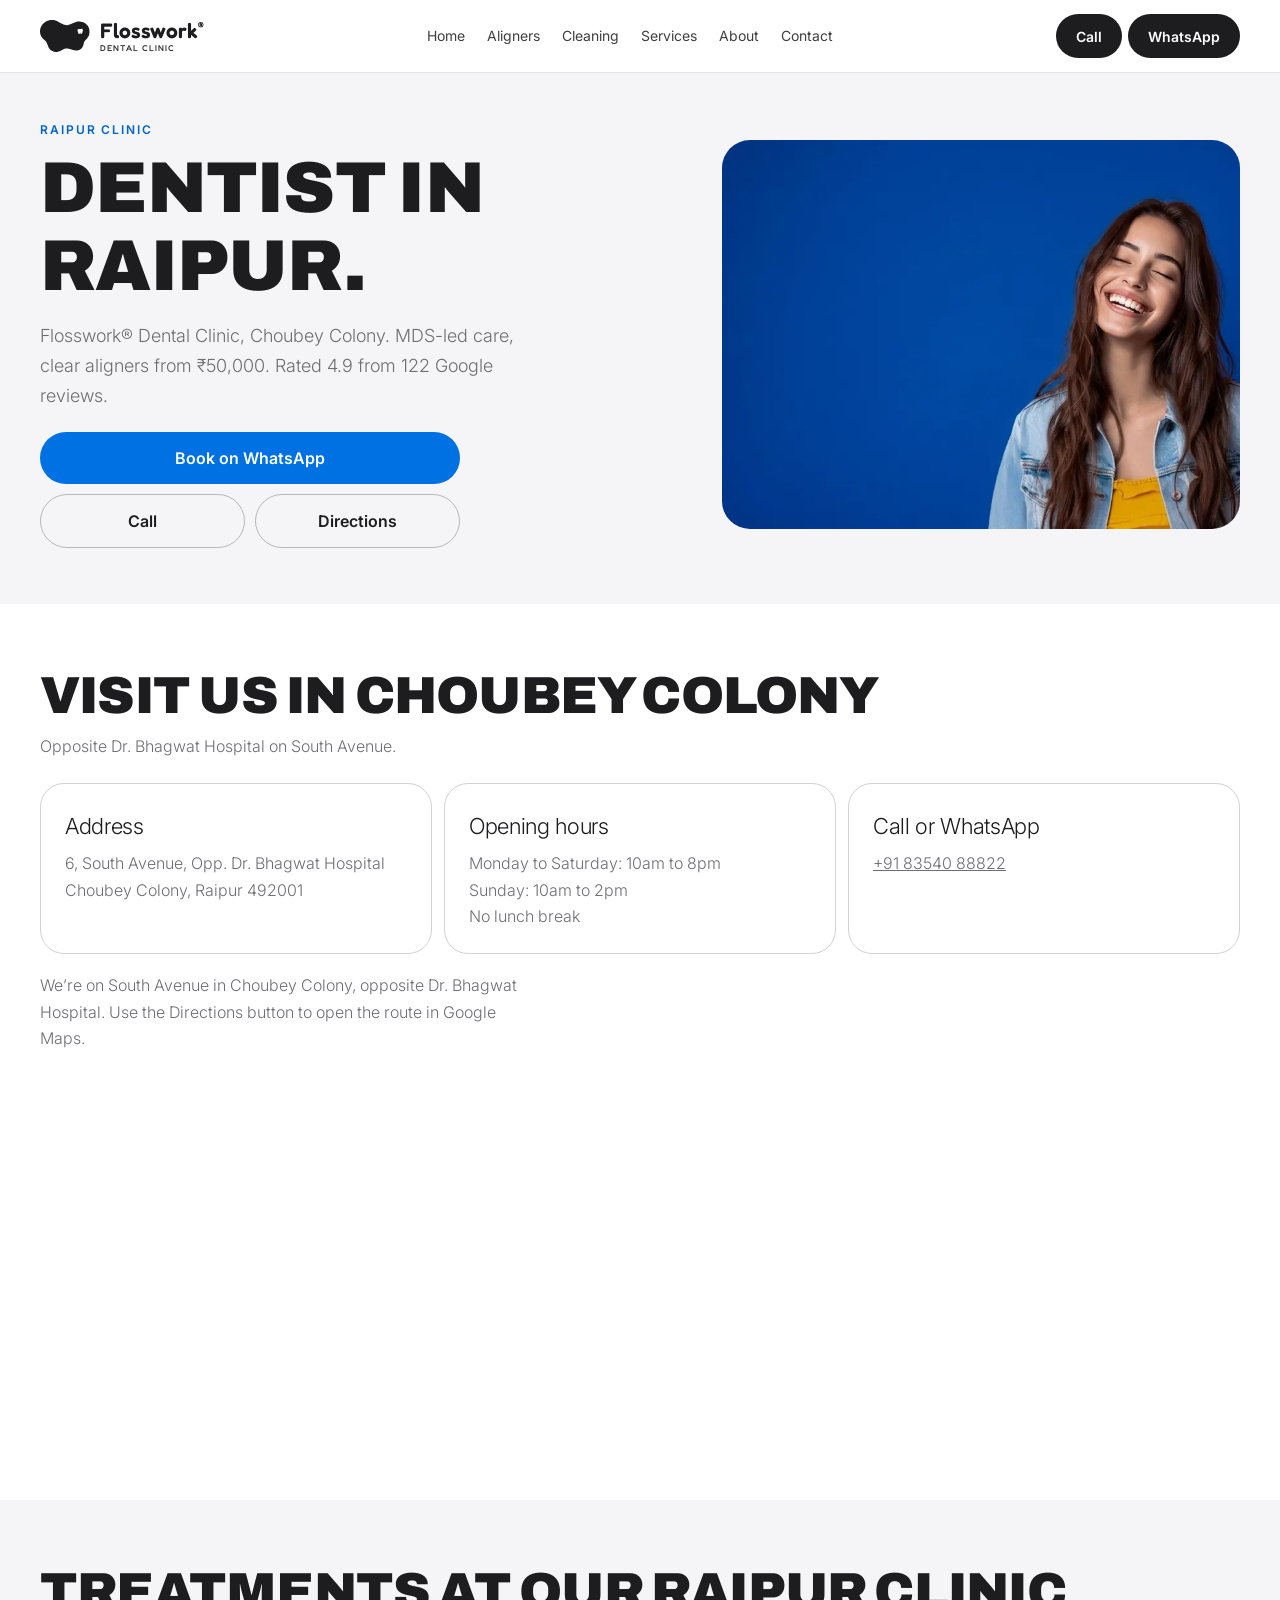
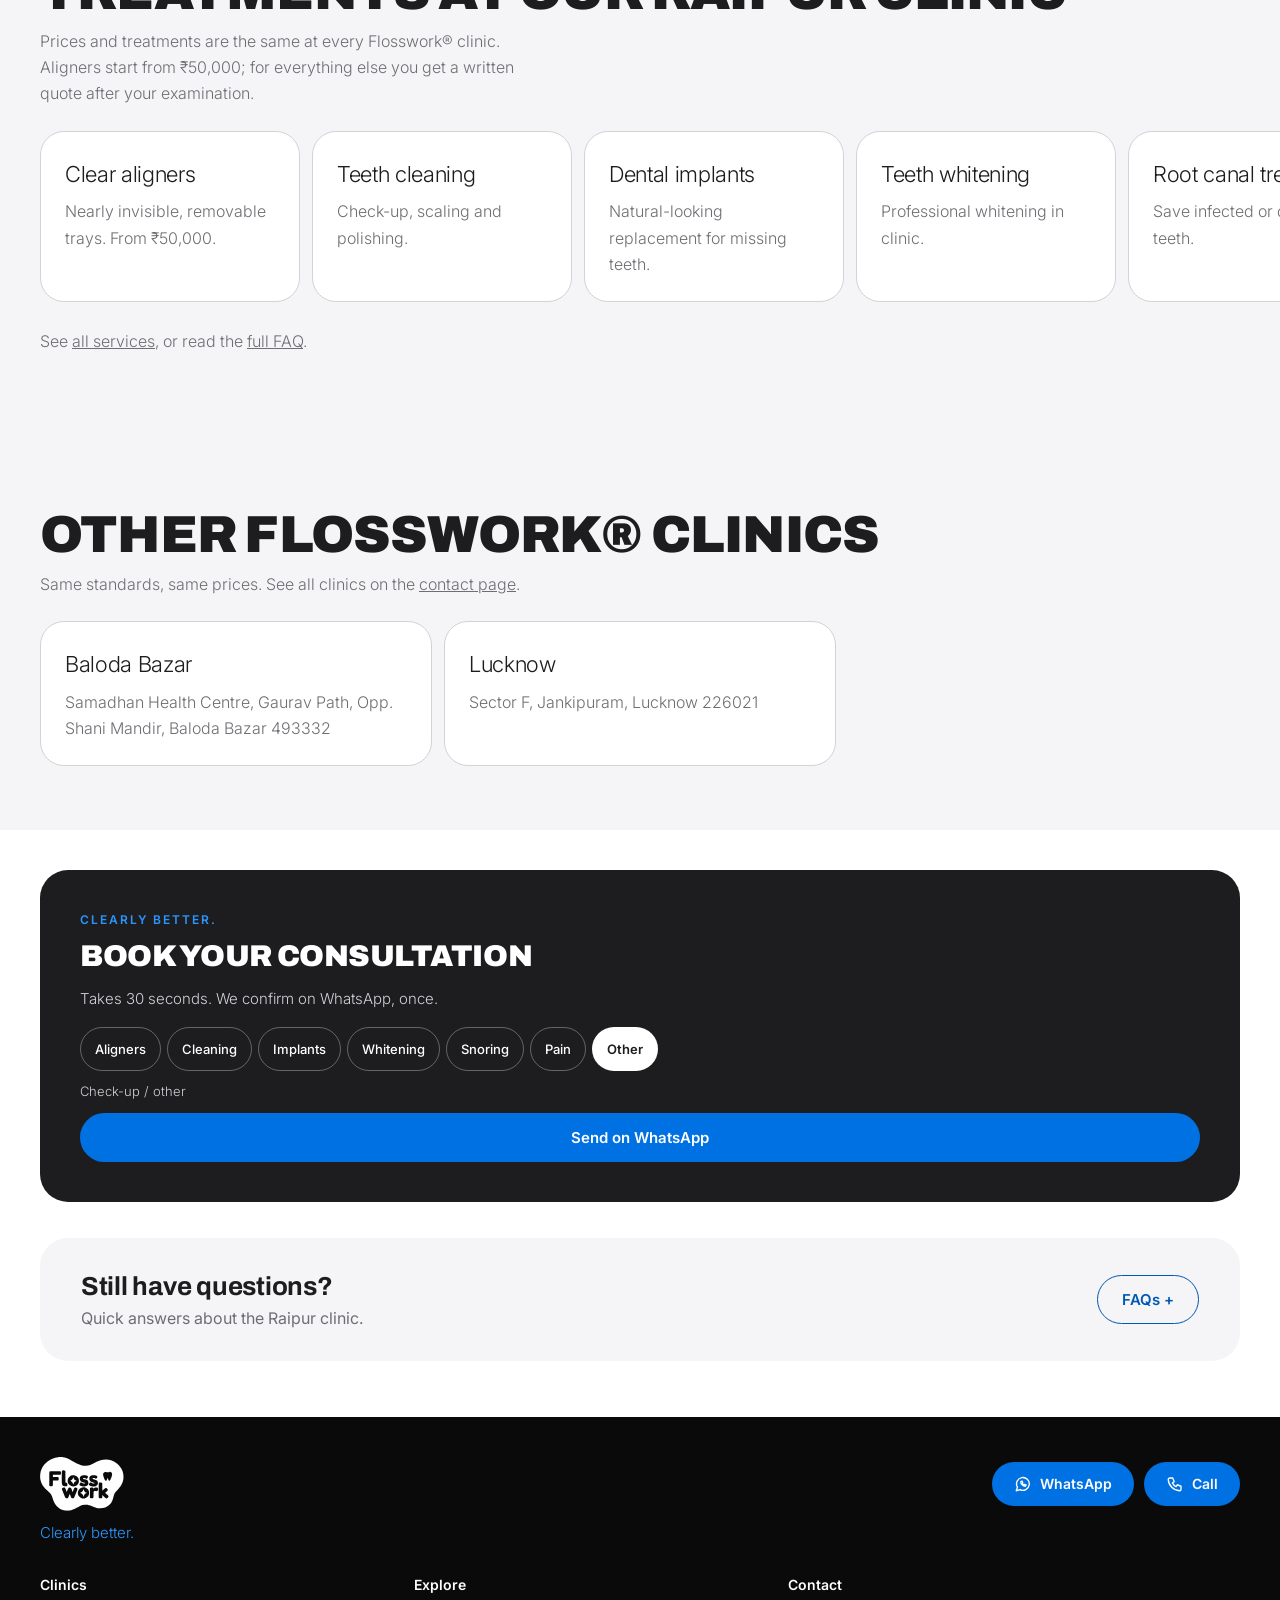
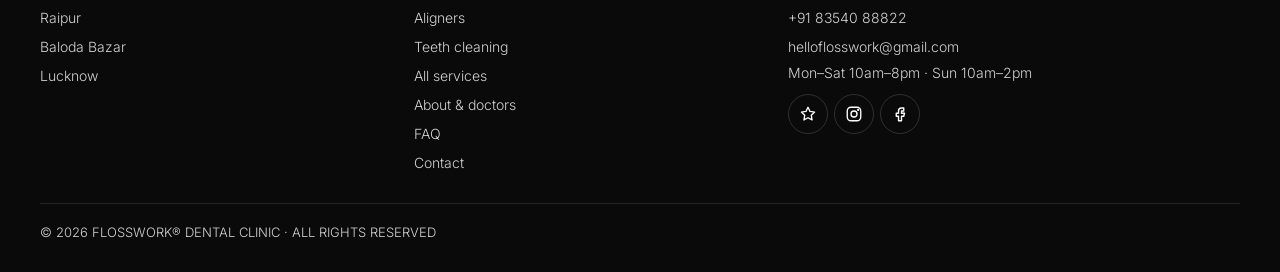
<file: raipur.html>
<!doctype html>
<html lang="en-IN">
<head>
<meta charset="utf-8">
<meta name="viewport" content="width=device-width, initial-scale=1">
<meta name="robots" content="index,follow,max-image-preview:large">
<title>Dentist in Raipur | Flosswork Dental Clinic, Choubey Colony</title>
<meta name="description" content="Flosswork Dental Clinic in Choubey Colony, Raipur: clear aligners from ₹50,000, teeth cleaning, implants, whitening and root canal by MDS doctors. Open Sundays.">
<link rel="canonical" href="https://flosswork.in/raipur">
<link rel="icon" href="favicon.svg" type="image/svg+xml">
<link rel="icon" href="favicon-48.png" type="image/png" sizes="48x48">
<link rel="icon" href="favicon-192.png" type="image/png" sizes="192x192">
<link rel="apple-touch-icon" href="apple-touch-icon.png">
<meta property="og:type" content="website">
<meta property="og:site_name" content="Flosswork Dental Clinic">
<meta property="og:url" content="https://flosswork.in/raipur">
<meta property="og:title" content="Dentist in Raipur | Flosswork Dental Clinic, Choubey Colony">
<meta property="og:description" content="Flosswork Dental Clinic in Choubey Colony, Raipur: clear aligners from ₹50,000, teeth cleaning, implants, whitening and root canal by MDS doctors. Open Sundays.">
<meta property="og:locale" content="en_IN">
<meta property="og:image" content="https://flosswork.in/images/og-home.jpg">
<meta property="og:image:width" content="1200">
<meta property="og:image:height" content="630">
<meta property="og:image:alt" content="Flosswork Dental Clinic, Raipur">
<meta name="twitter:card" content="summary_large_image">
<meta name="twitter:title" content="Dentist in Raipur | Flosswork Dental Clinic, Choubey Colony">
<meta name="twitter:description" content="Flosswork Dental Clinic in Choubey Colony, Raipur: clear aligners from ₹50,000, teeth cleaning, implants, whitening and root canal by MDS doctors. Open Sundays.">
<meta name="twitter:image" content="https://flosswork.in/images/og-home.jpg">
<meta name="twitter:image:alt" content="Flosswork Dental Clinic, Raipur">
<meta name="theme-color" content="#1d1d1f">
<link rel="preconnect" href="https://fonts.googleapis.com">
<link rel="preconnect" href="https://fonts.gstatic.com" crossorigin>
<link rel="preload" as="style" href="https://fonts.googleapis.com/css2?family=Archivo:wght@800;900&family=Fredoka:wght@500;600&family=Inter:wght@300;400;500;600;700&display=swap" onload="this.onload=null;this.rel='stylesheet'"><noscript><link rel="stylesheet" href="https://fonts.googleapis.com/css2?family=Archivo:wght@800;900&family=Fredoka:wght@500;600&family=Inter:wght@300;400;500;600;700&display=swap"></noscript>
<link rel="preload" as="image" type="image/webp" imagesrcset="images/hero-home-480.webp 480w, images/hero-home-800.webp 800w, images/hero-home-1200.webp 1200w" imagesizes="(min-width:760px) 560px, 92vw" fetchpriority="high">
<link rel="stylesheet" href="styles.css?v=4c87f79a">
<!--fw-festival-->
<script>(function(){var S={"enabled":true,"bv":"eb3df3ec","festivals":[{"id":"diwali-d","from":"2026-11-04","to":"2026-11-12","banner":{"text":"Shubh Deepavali from Flosswork","more":"wishing you a bright, healthy smile"},"v":"3dc98b79"}]},d=document,h=d.documentElement,pv=null,t,i,m;try{m=location.search.match(/[?&]festival=([\w-]+)/);if(m){if(m[1]==='off')sessionStorage.removeItem('fwFestival');else sessionStorage.setItem('fwFestival',m[1])}pv=sessionStorage.getItem('fwFestival')}catch(e){}if(pv){for(i=0;i<S.festivals.length;i++)if(S.festivals[i].id===pv)t=S.festivals[i]}else if(S.enabled){var n=new Intl.DateTimeFormat('en-CA',{timeZone:'Asia/Kolkata'}).format(new Date()),x;for(i=0;i<S.festivals.length;i++){x=S.festivals[i];if(n>=x.from&&n<=x.to)t=x}}if(!t)return;h.setAttribute('data-fw-festival',t.id);window.FW_FESTIVAL={id:t.id,banner:t.banner,preview:!!pv};d.write('<link rel="stylesheet" href="festival-themes/base.css?v='+S.bv+'"><link rel="stylesheet" href="festival-themes/'+t.id+'.css?v='+t.v+'">');['base',t.id].forEach(function(f){var s=d.createElement('script');s.src='festival-themes/'+f+'.js?v='+(f==='base'?S.bv:t.v);s.async=false;d.head.appendChild(s)})})();</script>
<!--/fw-festival-->
<script type="application/ld+json">{"@context":"https://schema.org","@graph":[{"@type":"Organization","@id":"https://flosswork.in/#organization","name":"Flosswork Dental Clinic","url":"https://flosswork.in/","slogan":"Clearly better.","foundingDate":"2023","logo":{"@type":"ImageObject","url":"https://flosswork.in/brand/icon.svg"},"email":"helloflosswork@gmail.com","telephone":"+918354088822","sameAs":["https://share.google/FxXZNT7AcuzzEOvvb","https://www.instagram.com/helloflosswork","https://www.facebook.com/share/1aPEa3Czvx/"],"contactPoint":[{"@type":"ContactPoint","telephone":"+918354088822","contactType":"customer service","areaServed":"IN","availableLanguage":"English"}],"founder":[{"@id":"https://flosswork.in/about#pg"},{"@id":"https://flosswork.in/about#ns"}]},{"@type":"WebSite","@id":"https://flosswork.in/#website","url":"https://flosswork.in/","name":"Flosswork Dental Clinic","inLanguage":"en-IN","publisher":{"@id":"https://flosswork.in/#organization"}},{"@type":"Person","@id":"https://flosswork.in/about#pg","name":"Dr. Priyesh Gupta","honorificPrefix":"Dr.","url":"https://flosswork.in/about","jobTitle":"Prosthodontist & Implant Surgeon","hasCredential":[{"@type":"EducationalOccupationalCredential","credentialCategory":"degree","name":"BDS"},{"@type":"EducationalOccupationalCredential","credentialCategory":"degree","name":"MDS"}],"knowsAbout":["Implants","Prosthodontics"],"worksFor":{"@id":"https://flosswork.in/#organization"}},{"@type":"Person","@id":"https://flosswork.in/about#ns","name":"Dr. Nehal Saraf","honorificPrefix":"Dr.","url":"https://flosswork.in/about","jobTitle":"Orthodontist & Aligner Specialist","hasCredential":[{"@type":"EducationalOccupationalCredential","credentialCategory":"degree","name":"BDS"},{"@type":"EducationalOccupationalCredential","credentialCategory":"degree","name":"MDS"}],"knowsAbout":["Clear aligners","Orthodontics"],"worksFor":{"@id":"https://flosswork.in/#organization"}},{"@type":"Dentist","@id":"https://flosswork.in/contact#raipur","name":"Flosswork Dental Clinic, Raipur","url":"https://flosswork.in/raipur","telephone":"+918354088822","email":"helloflosswork@gmail.com","image":"https://flosswork.in/images/hero-home.jpg","logo":"https://flosswork.in/brand/icon.svg","slogan":"Clearly better.","address":{"@type":"PostalAddress","streetAddress":"6, South Avenue, Opp. Dr. Bhagwat Hospital, Choubey Colony","addressLocality":"Raipur","addressRegion":"Chhattisgarh","postalCode":"492001","addressCountry":"IN"},"hasMap":"https://maps.google.com/?q=Flosswork+Dental+Clinic+Choubey+Colony+Raipur","areaServed":{"@type":"City","name":"Raipur"},"sameAs":["https://share.google/FxXZNT7AcuzzEOvvb","https://www.instagram.com/helloflosswork","https://www.facebook.com/share/1aPEa3Czvx/"],"parentOrganization":{"@id":"https://flosswork.in/#organization"},"geo":{"@type":"GeoCoordinates","latitude":21.2514,"longitude":81.6296},"openingHoursSpecification":[{"@type":"OpeningHoursSpecification","dayOfWeek":["Monday","Tuesday","Wednesday","Thursday","Friday","Saturday"],"opens":"10:00","closes":"20:00"},{"@type":"OpeningHoursSpecification","dayOfWeek":"Sunday","opens":"10:00","closes":"14:00"}],"aggregateRating":{"@type":"AggregateRating","ratingValue":"4.9","bestRating":"5","worstRating":"1","ratingCount":"122","reviewCount":"122","url":"https://share.google/FxXZNT7AcuzzEOvvb"}},{"@type":"FAQPage","@id":"https://flosswork.in/raipur#faq","url":"https://flosswork.in/raipur","inLanguage":"en-IN","mainEntity":[{"@type":"Question","name":"Where is Flosswork Dental Clinic in Raipur?","acceptedAnswer":{"@type":"Answer","text":"<p>Flosswork® Raipur is at <strong>6, South Avenue, Opp. Dr. Bhagwat Hospital, Choubey Colony, Raipur 492001</strong>. <a href=\"https://maps.google.com/?q=Flosswork+Dental+Clinic+Choubey+Colony+Raipur\">Get directions on Google Maps</a>.</p>"}},{"@type":"Question","name":"What are the opening hours of the Raipur clinic?","acceptedAnswer":{"@type":"Answer","text":"<p>We’re open <strong>Monday to Saturday, 10am to 8pm</strong>, and <strong>Sunday, 10am to 2pm</strong>, with no lunch break.</p>"}},{"@type":"Question","name":"How much do clear aligners cost in Raipur?","acceptedAnswer":{"@type":"Answer","text":"<p>Clear aligners at our Raipur clinic start from <strong>₹50,000</strong>. Your exact cost is given <strong>in writing after your examination</strong>, before you commit. EMI options are available. See <a href=\"https://flosswork.in/aligners\">clear aligners</a>.</p>"}},{"@type":"Question","name":"How do I book an appointment in Raipur?","acceptedAnswer":{"@type":"Answer","text":"<p>Message us on WhatsApp using the form below, or call <a href=\"tel:+918354088822\">+91 83540 88822</a>. We confirm your visit on WhatsApp once, with no repeated calls.</p>"}}]},{"@type":"WebPage","@id":"https://flosswork.in/raipur#webpage","url":"https://flosswork.in/raipur","name":"Dentist in Raipur | Flosswork Dental Clinic, Choubey Colony","description":"Flosswork Dental Clinic in Choubey Colony, Raipur: clear aligners from ₹50,000, teeth cleaning, implants, whitening and root canal by MDS doctors. Open Sundays.","inLanguage":"en-IN","isPartOf":{"@id":"https://flosswork.in/#website"},"about":{"@id":"https://flosswork.in/#organization"},"breadcrumb":{"@id":"https://flosswork.in/raipur#breadcrumb"}},{"@type":"BreadcrumbList","@id":"https://flosswork.in/raipur#breadcrumb","itemListElement":[{"@type":"ListItem","position":1,"name":"Home","item":"https://flosswork.in/"},{"@type":"ListItem","position":2,"name":"Contact","item":"https://flosswork.in/contact"},{"@type":"ListItem","position":3,"name":"Raipur","item":"https://flosswork.in/raipur"}]}]}</script>
<script>(function(){var o=['index','aligners','cleaning','services'];function x(u){try{var n=new URL(u).pathname.split('/').pop().replace(/\.html$/,'')||'index';return o.indexOf(n)}catch(_){return-1}}
addEventListener('pageswap',function(e){if(!e.viewTransition||!e.activation||!e.activation.from||!e.activation.entry)return;var a=x(e.activation.from.url),b=x(e.activation.entry.url);if(a<0||b<0||a===b)return;var d=b>a?'fwd':'back';document.documentElement.classList.add('vt-'+d);try{sessionStorage.setItem('fwDir',d)}catch(_){}});
addEventListener('pagereveal',function(e){var d=null;try{d=sessionStorage.getItem('fwDir');sessionStorage.removeItem('fwDir')}catch(_){}if(!e.viewTransition)return;if(d)document.documentElement.classList.add('vt-'+d);e.viewTransition.finished.then(function(){document.documentElement.classList.remove('vt-fwd','vt-back')})})})();</script>
</head>
<body data-page-need="other" data-nav="solid">
<svg width="0" height="0" style="position:absolute" aria-hidden="true" focusable="false"><defs><symbol id="fw-icon" viewBox="183 533 1905 1226"><path fill="currentColor" fill-rule="evenodd" d="M 595.6 534.7 C 584.8 535.8 562 539.8 546.9 543.3 C 453.1 565.3 366.4 613.6 301.6 679.9 C 269.6 712.7 247.7 743.2 226.9 784.3 C 202.8 831.9 188.9 878.6 185.4 922.3 C 182 965.1 184.1 1019.5 190.1 1048.8 C 196.7 1081.4 209.6 1119.3 223.8 1147.6 C 250.8 1201.4 286.4 1244.4 353.1 1303.9 C 407.8 1352.5 426.9 1374.8 444.4 1410.5 C 454 1430.1 458.1 1440.7 472.3 1483.1 C 489 1532.3 499.2 1557.5 512.7 1582.6 C 540.9 1635 583.4 1679.5 634.4 1710.1 C 676.5 1735.5 724 1751.4 772.5 1756.6 C 790.7 1758.4 830.9 1758 848.9 1755.6 C 907.8 1747.8 953.5 1730.2 1028.6 1686.4 C 1071.6 1661.3 1098.8 1647.4 1123.5 1637.5 C 1154.1 1625.4 1170.3 1622.7 1214.7 1622.7 C 1270.1 1622.7 1283.7 1625.9 1394.8 1664.8 C 1473.2 1692.2 1491 1696.7 1530.9 1699.3 C 1575.4 1702.1 1618.6 1699.2 1644.9 1691.7 C 1697.7 1676.7 1746 1647.8 1778.4 1611.8 C 1795.6 1592.8 1809 1573.2 1821.7 1548.5 C 1834.5 1523.5 1840.3 1506.4 1854.8 1451.9 C 1867.4 1403.6 1875.7 1379.7 1886.4 1359.1 C 1898.1 1337 1903.6 1330.1 1948.7 1282.4 C 1993.1 1235.5 2013.2 1210.7 2033.1 1178.4 C 2058.5 1137.4 2078.1 1081.6 2083.8 1034.3 C 2093.6 954.5 2081 881.7 2045.6 811.7 C 2019.9 761 1981.3 713.6 1935.7 677 C 1832.2 593.8 1699.7 568.4 1564 605.6 C 1520.9 617.4 1490.8 630.3 1432.6 661.4 C 1349.3 706.1 1299.6 723.4 1236.3 730 C 1218.1 731.9 1186.3 731.4 1170.4 729.1 C 1104 719 1029.3 689.2 948.2 640.1 C 894 607.2 883.7 601.2 867.4 592.3 C 806.7 559.5 759.4 543.2 703.4 536 C 689.9 534.3 610 533.3 595.6 534.7 Z M 1790.4 872.7 C 1801.7 875.9 1804.9 877.5 1811.5 883.5 C 1819.1 890.5 1822.1 897 1824.5 912.8 L 1826.6 925.6 L 1824.5 939.8 C 1823.4 947.5 1821.3 957.7 1820.1 962.4 C 1815.5 979.1 1805.8 1006.7 1800.3 1019.2 C 1798.9 1022.3 1796.5 1027.8 1794.9 1031.4 C 1791.8 1038.8 1786.9 1049.4 1785.4 1052.2 C 1777.3 1067.4 1773.3 1071.7 1765.9 1073.5 C 1759.4 1075 1754.2 1073.5 1749 1068.5 C 1743.6 1063.2 1742.7 1061.2 1732.5 1030.5 C 1729.2 1020.6 1724.5 1016.2 1720 1018.7 C 1716.9 1020.3 1715.5 1023.4 1708.6 1043.7 C 1703.2 1060.3 1701.1 1064.9 1697.5 1068.6 C 1691.7 1074.6 1687 1075.7 1678.2 1073 C 1672.2 1071.2 1667.4 1066.1 1662.2 1055.8 C 1660.2 1051.8 1658.4 1048.3 1658 1048 C 1657.7 1047.7 1656.9 1046 1656.2 1044.2 C 1655.5 1042.4 1653.9 1038.5 1652.6 1035.7 C 1649.2 1028.1 1644.8 1017.6 1643.7 1014.4 C 1643.2 1012.8 1641.3 1008 1639.6 1003.6 C 1633.9 988.2 1625.8 962.4 1622.6 948.7 C 1617 924.5 1622 903.6 1636.5 889 C 1646 879.6 1657.7 874.6 1673 873.4 C 1681 872.7 1689.6 874.1 1702.9 877.9 C 1710.8 880.3 1713.8 880.7 1723.1 880.7 C 1732.6 880.7 1735 880.3 1742.1 877.9 C 1749.6 875.5 1761.8 871.9 1766.3 870.9 C 1772 869.7 1782 870.5 1790.4 872.7 Z M 1790.4 872.7"/></symbol></defs></svg>
<header class="nav" id="nav">
  <div class="wrap nav-in">
    <a class="logo" href="/" aria-label="Flosswork Dental Clinic home"><svg class="logo-mark" viewBox="0 0 1905 1226" aria-hidden="true"><use href="#fw-icon"/></svg><span class="logo-text"><span class="logo-name">Flosswork<sup>®</sup></span><span class="logo-sub">Dental Clinic</span></span></a>
    <nav class="l" aria-label="Main"><a href="/">Home</a><a href="/aligners">Aligners</a><a href="/cleaning">Cleaning</a><a href="/services">Services</a><a href="/about">About</a><a href="/contact">Contact</a></nav>
    <div class="hdr-r">
      <a class="btn btn--call hdr-call" data-call href="tel:+918354088822" aria-label="Call Flosswork"><svg class="ic" viewBox="0 0 24 24" fill="none" stroke="currentColor" stroke-width="1.8" stroke-linecap="round" stroke-linejoin="round" aria-hidden="true"><path d="M5 4h4l2 5-2.5 1.5a11 11 0 0 0 5 5L15 13l5 2v4a2 2 0 0 1-2 2A16 16 0 0 1 3 6a2 2 0 0 1 2-2z"/></svg><span class="lbl">Call</span></a>
      <a class="btn btn--wa hdr-wa" href="#book" data-book aria-label="WhatsApp Flosswork"><svg class="ic" viewBox="0 0 24 24" fill="none" stroke="currentColor" stroke-width="1.8" stroke-linecap="round" stroke-linejoin="round" aria-hidden="true"><path d="M3 21l1.6-4.8A8.5 8.5 0 1 1 8 19.4L3 21z"/><path d="M9 9c0 3 3 6 6 6l1.2-1.5-2-1-1 .6c-.8-.4-1.700-1.300-2.100-2.100l.6-1-1-2z"/></svg><span class="lbl">WhatsApp</span></a>
    </div>
  </div>
</header>
<div class="drawer" id="drawer" role="dialog" aria-modal="true" aria-label="Menu"><button class="sheet-x" id="close-menu" type="button" aria-label="Close menu"></button><div class="sheet"><p class="sl">Explore</p><nav class="rows" aria-label="More pages"><a class="row" href="/about"><span class="ti"><svg viewBox="0 0 24 24" fill="none" stroke="currentColor" stroke-width="1.8" stroke-linecap="round" stroke-linejoin="round" aria-hidden="true"><circle cx="9" cy="8" r="3.5"/><path d="M2.5 20c0-3.5 3-6 6.5-6s6.5 2.5 6.5 6M16 5a3.5 3.5 0 0 1 0 6.5M18 14.5c2 .8 3.5 2.8 3.5 5.5"/></svg></span><span class="tl">About us</span><svg class="go" viewBox="0 0 24 24" fill="none" stroke="currentColor" stroke-width="1.8" stroke-linecap="round" stroke-linejoin="round" aria-hidden="true"><path d="M9 6l6 6-6 6"/></svg></a><a class="row" href="/faq"><span class="ti"><svg viewBox="0 0 24 24" fill="none" stroke="currentColor" stroke-width="1.8" stroke-linecap="round" stroke-linejoin="round" aria-hidden="true"><circle cx="12" cy="12" r="9"/><path d="M9.5 9.5a2.5 2.5 0 1 1 3.5 2.3c-.7.4-1 .9-1 1.7M12 17h.01"/></svg></span><span class="tl">FAQ</span><svg class="go" viewBox="0 0 24 24" fill="none" stroke="currentColor" stroke-width="1.8" stroke-linecap="round" stroke-linejoin="round" aria-hidden="true"><path d="M9 6l6 6-6 6"/></svg></a><a class="row" href="/contact"><span class="ti"><svg viewBox="0 0 24 24" fill="none" stroke="currentColor" stroke-width="1.8" stroke-linecap="round" stroke-linejoin="round" aria-hidden="true"><path d="M12 21s7-6.2 7-11.5a7 7 0 0 0-14 0C5 14.8 12 21 12 21z"/><circle cx="12" cy="9.5" r="2.5"/></svg></span><span class="tl">Contact</span><svg class="go" viewBox="0 0 24 24" fill="none" stroke="currentColor" stroke-width="1.8" stroke-linecap="round" stroke-linejoin="round" aria-hidden="true"><path d="M9 6l6 6-6 6"/></svg></a></nav></div></div>
<main id="top">
<section class="phero">
  <div class="wrap">
    <div>
      <div class="eyebrow">Raipur clinic</div>
      <h1><strong>Dentist in Raipur.</strong></h1>
      <p>Flosswork® Dental Clinic, Choubey Colony. MDS-led care, clear aligners from ₹50,000. Rated 4.9 from 122 Google reviews.</p>
      <div class="row" style="display:grid;grid-template-columns:1fr 1fr;gap:10px;max-width:420px"><a class="btn btn--ink btn--lg" style="grid-column:1/-1;justify-content:center" href="#book" data-book>Book on WhatsApp</a><a class="btn btn--line btn--lg" style="justify-content:center" data-tel href="tel:+918354088822">Call</a><a class="btn btn--line btn--lg" style="justify-content:center" href="https://maps.google.com/?q=Flosswork+Dental+Clinic+Choubey+Colony+Raipur" target="_blank" rel="noopener">Directions</a></div>
    </div>
    <div class="img"><picture><source type="image/webp" srcset="images/hero-home-480.webp 480w, images/hero-home-800.webp 800w, images/hero-home-1200.webp 1200w" sizes="(min-width:760px) 560px, 92vw"><img width="1200" height="900" src="images/hero-home.jpg" alt="Flosswork Dental Clinic, Raipur" fetchpriority="high"></picture></div>
  </div>
</section>

<section class="sec" id="visit" aria-labelledby="v-h">
  <div class="wrap">
    <h2 class="hd" id="v-h">Visit us in Choubey Colony</h2>
    <p class="sub">Opposite Dr. Bhagwat Hospital on South Avenue.</p>
    <div class="locs">
      <div class="loc-card"><b>Address</b><span>6, South Avenue, Opp. Dr. Bhagwat Hospital<br>Choubey Colony, Raipur 492001</span></div>
      <div class="loc-card"><b>Opening hours</b><span>Monday to Saturday: 10am to 8pm<br>Sunday: 10am to 2pm<br>No lunch break</span></div>
      <div class="loc-card"><b>Call or WhatsApp</b><span><a href="tel:+918354088822" data-tel>+91 83540 88822</a></span></div>
    </div>
    <p class="sub" style="margin-top:18px">We’re on South Avenue in Choubey Colony, opposite Dr. Bhagwat Hospital. Use the Directions button to open the route in Google Maps.</p>
    <div style="margin-top:12px;border-radius:24px;overflow:hidden;background:#fff"><iframe title="Map of Flosswork Dental Clinic, Raipur" src="https://maps.google.com/maps?q=Flosswork%20Dental%20Clinic%20Choubey%20Colony%20Raipur&amp;output=embed" width="100%" height="360" style="border:0;display:block" loading="lazy" referrerpolicy="no-referrer-when-downgrade"></iframe></div>
  </div>
</section>

<section class="sec s" id="treatments" aria-labelledby="t-h">
  <div class="wrap">
    <h2 class="hd" id="t-h">Treatments at our Raipur clinic</h2>
    <p class="sub">Prices and treatments are the same at every Flosswork® clinic. Aligners start from ₹50,000; for everything else you get a written quote after your examination.</p>
    <div class="hscroll" style="display:flex;gap:12px;overflow-x:auto;scroll-snap-type:x proximity;margin-top:18px;margin-right:calc(var(--gut) * -1);padding:0 var(--gut) 8px 0;-webkit-overflow-scrolling:touch"><a class="loc-card" style="text-decoration:none;flex:0 0 min(260px,76vw);scroll-snap-align:start" href="/aligners"><b>Clear aligners</b><span>Nearly invisible, removable trays. From ₹50,000.</span></a><a class="loc-card" style="text-decoration:none;flex:0 0 min(260px,76vw);scroll-snap-align:start" href="/cleaning"><b>Teeth cleaning</b><span>Check-up, scaling and polishing.</span></a><a class="loc-card" style="text-decoration:none;flex:0 0 min(260px,76vw);scroll-snap-align:start" href="/services#implants"><b>Dental implants</b><span>Natural-looking replacement for missing teeth.</span></a><a class="loc-card" style="text-decoration:none;flex:0 0 min(260px,76vw);scroll-snap-align:start" href="/services#whitening"><b>Teeth whitening</b><span>Professional whitening in clinic.</span></a><a class="loc-card" style="text-decoration:none;flex:0 0 min(260px,76vw);scroll-snap-align:start" href="/services#rootcanal"><b>Root canal treatment</b><span>Save infected or damaged teeth.</span></a><a class="loc-card" style="text-decoration:none;flex:0 0 min(260px,76vw);scroll-snap-align:start" href="/services#crowns"><b>Crowns & bridges</b><span>Durable, natural-looking restorations.</span></a><a class="loc-card" style="text-decoration:none;flex:0 0 min(260px,76vw);scroll-snap-align:start" href="/services#braces"><b>Braces</b><span>Metal and ceramic braces, planned by your doctor.</span></a><a class="loc-card" style="text-decoration:none;flex:0 0 min(260px,76vw);scroll-snap-align:start" href="/services#gums"><b>Gum care</b><span>Treatment for bleeding gums and gum infection.</span></a></div>
    <p class="sub" style="margin-top:18px">See <a href="/services">all services</a>, or read the <a href="/faq">full FAQ</a>.</p>
  </div>
</section>

<section class="sec s" id="other-clinics" aria-labelledby="oc-h">
  <div class="wrap">
    <h2 class="hd" id="oc-h">Other Flosswork® clinics</h2>
    <p class="sub">Same standards, same prices. See all clinics on the <a href="/contact">contact page</a>.</p>
    <div class="locs"><a class="loc-card" style="text-decoration:none" href="/baloda-bazar"><b>Baloda Bazar</b><span>Samadhan Health Centre, Gaurav Path, Opp. Shani Mandir, Baloda Bazar 493332</span></a><a class="loc-card" style="text-decoration:none" href="/lucknow"><b>Lucknow</b><span>Sector F, Jankipuram, Lucknow 226021</span></a></div>
  </div>
</section>

<div class="wrap book" id="book">
  <form class="form" id="form" novalidate aria-labelledby="f-h">
    <div id="form-body">
      <div class="tag">Clearly better.</div>
      <h2 class="hd" id="f-h">Book your consultation</h2>
      <p class="intro">Takes 30 seconds. We confirm on WhatsApp, once.</p>
      <div class="pl" id="p-need" role="group" aria-label="What do you need"></div>
      <p class="sumline" id="sum"></p>
      <button class="btn btn--wa send" id="send" type="submit">Send on WhatsApp</button>
    </div>
    <div class="done" id="done" role="status" hidden>
      <h2 class="hd">Thank you.</h2>
      <p>WhatsApp should have opened with your message. Press send and we’ll confirm your visit. If it didn’t open, use the button below.</p>
      <a class="btn btn--wa send" id="done-link" target="_blank" rel="noopener" style="width:auto;justify-self:start">Open WhatsApp</a>
      <button class="again" id="again" type="button">Make another booking</button>
    </div>
  </form>
</div>
</main>
<section class="faqban fbx" aria-labelledby="fb-h">
  <div class="wrap"><details class="in" id="faq-group">
    <summary><div><h2 id="fb-h">Still have questions?</h2><p>Quick answers about the Raipur clinic.</p></div><span class="btn btn--line btn--accent"><span class="o">FAQs <span aria-hidden="true">+</span></span><span class="c">Hide FAQs <span aria-hidden="true">−</span></span></span></summary>
    <div class="qg-body"><div class="faq"><details class="q" id="fq-loc1"><summary><h3>Where is Flosswork Dental Clinic in Raipur?</h3></summary><div class="a"><p>Flosswork® Raipur is at <b>6, South Avenue, Opp. Dr. Bhagwat Hospital, Choubey Colony, Raipur 492001</b>. <a href="https://maps.google.com/?q=Flosswork+Dental+Clinic+Choubey+Colony+Raipur">Get directions on Google Maps</a>.</p></div></details><details class="q" id="fq-loc2"><summary><h3>What are the opening hours of the Raipur clinic?</h3></summary><div class="a"><p>We’re open <b>Monday to Saturday, 10am to 8pm</b>, and <b>Sunday, 10am to 2pm</b>, with no lunch break.</p></div></details><details class="q" id="fq-loc3"><summary><h3>How much do clear aligners cost in Raipur?</h3></summary><div class="a"><p>Clear aligners at our Raipur clinic start from <b>₹50,000</b>. Your exact cost is given <b>in writing after your examination</b>, before you commit. EMI options are available. See <a href="/aligners">clear aligners</a>.</p></div></details><details class="q" id="fq-loc4"><summary><h3>How do I book an appointment in Raipur?</h3></summary><div class="a"><p>Message us on WhatsApp using the form below, or call <a href="tel:+918354088822">+91 83540 88822</a>. We confirm your visit on WhatsApp once, with no repeated calls.</p></div></details></div><div class="qg-more"><a class="btn btn--line btn--accent" href="/faq">Read all FAQs <span aria-hidden="true">→</span></a></div></div>
  </details></div>
</section>
<script>(function(){var g=document.getElementById('faq-group');if(!g)return;function o(){var h=location.hash.slice(1),e=h&&document.getElementById(h);if(e&&g.contains(e)){g.open=true;if(e.tagName==='DETAILS')e.open=true;e.scrollIntoView()}}o();addEventListener('hashchange',o)})();</script>
<footer class="foot">
  <div class="wrap">
    <div class="foot-top">
      <div class="brand"><svg class="foot-mark" viewBox="0 0 384 246" role="img" aria-label="Flosswork"><use href="brand/wordmark-sprite.svg#fw-word"/></svg><em>Clearly better.</em></div>
      <div class="fbtns"><a class="fbtn" href="#book" data-book aria-label="WhatsApp Flosswork"><svg class="ic" viewBox="0 0 24 24" fill="none" stroke="currentColor" stroke-width="1.8" stroke-linecap="round" stroke-linejoin="round" aria-hidden="true"><path d="M3 21l1.6-4.8A8.5 8.5 0 1 1 8 19.4L3 21z"/><path d="M9 9c0 3 3 6 6 6l1.2-1.5-2-1-1 .6c-.8-.4-1.700-1.300-2.100-2.100l.6-1-1-2z"/></svg>WhatsApp</a><a class="fbtn" data-call href="tel:+918354088822" aria-label="Call Flosswork"><svg class="ic" viewBox="0 0 24 24" fill="none" stroke="currentColor" stroke-width="1.8" stroke-linecap="round" stroke-linejoin="round" aria-hidden="true"><path d="M5 4h4l2 5-2.5 1.5a11 11 0 0 0 5 5L15 13l5 2v4a2 2 0 0 1-2 2A16 16 0 0 1 3 6a2 2 0 0 1 2-2z"/></svg>Call</a></div>
    </div>
    <div class="g">
      <div><b>Clinics</b><a href="/raipur">Raipur</a><a href="/baloda-bazar">Baloda Bazar</a><a href="/lucknow">Lucknow</a></div>
      <div><b>Explore</b><a href="/aligners">Aligners</a><a href="/cleaning">Teeth cleaning</a><a href="/services">All services</a><a href="/about">About &amp; doctors</a><a href="/faq">FAQ</a><a href="/contact">Contact</a></div>
      <div><b>Contact</b><a data-phone href="tel:+918354088822">+91 83540 88822</a><a href="mailto:helloflosswork@gmail.com">helloflosswork@gmail.com</a><span data-hours>Mon–Sat 10am–8pm · Sun 10am–2pm</span><div class="soc"><a data-gmb href="https://share.google/FxXZNT7AcuzzEOvvb" target="_blank" rel="noopener" aria-label="Google reviews"><svg class="ic" viewBox="0 0 24 24" fill="none" stroke="currentColor" stroke-width="1.8" stroke-linecap="round" stroke-linejoin="round" aria-hidden="true"><path d="M12 3l2.7 5.6 6.1.9-4.4 4.3 1 6.1L12 17l-5.4 2.9 1-6.1L3.2 9.5l6.1-.9L12 3z"/></svg></a><a href="https://www.instagram.com/helloflosswork" target="_blank" rel="noopener" aria-label="Instagram"><svg class="ic" viewBox="0 0 24 24" fill="none" stroke="currentColor" stroke-width="1.8" stroke-linecap="round" stroke-linejoin="round" aria-hidden="true"><rect x="3" y="3" width="18" height="18" rx="5"/><circle cx="12" cy="12" r="4"/><circle cx="17.5" cy="6.5" r=".6" fill="currentColor"/></svg></a><a href="https://www.facebook.com/share/1aPEa3Czvx/" target="_blank" rel="noopener" aria-label="Facebook"><svg class="ic" viewBox="0 0 24 24" fill="none" stroke="currentColor" stroke-width="1.8" stroke-linecap="round" stroke-linejoin="round" aria-hidden="true"><path d="M14 8h3V4h-3a4 4 0 0 0-4 4v3H7v4h3v6h4v-6h3l1-4h-4V8z"/></svg></a></div></div>
    </div>
    <div class="copy">© 2026 FLOSSWORK® DENTAL CLINIC · ALL RIGHTS RESERVED</div>
  </div>
</footer>
<div class="fabx" id="fab" role="group" aria-label="Contact us"><div class="fabx-pill"><a class="seg call" data-call href="tel:+918354088822" aria-label="Call Flosswork"><svg class="ic" viewBox="0 0 24 24" fill="none" stroke="currentColor" stroke-width="1.8" stroke-linecap="round" stroke-linejoin="round" aria-hidden="true"><path d="M5 4h4l2 5-2.5 1.5a11 11 0 0 0 5 5L15 13l5 2v4a2 2 0 0 1-2 2A16 16 0 0 1 3 6a2 2 0 0 1 2-2z"/></svg><span class="lbl">Call</span></a><a class="seg wa" href="#book" data-book aria-label="WhatsApp Flosswork"><svg class="ic" viewBox="0 0 24 24" fill="none" stroke="currentColor" stroke-width="1.8" stroke-linecap="round" stroke-linejoin="round" aria-hidden="true"><path d="M3 21l1.6-4.8A8.5 8.5 0 1 1 8 19.4L3 21z"/><path d="M9 9c0 3 3 6 6 6l1.2-1.5-2-1-1 .6c-.8-.4-1.7-1.3-2.1-2.1l.6-1-1-2z"/></svg><span class="lbl">WhatsApp</span></a></div></div>
<nav class="tabbar" id="bar" aria-label="Quick links" style="--i:4"><span class="tab-ind" aria-hidden="true"></span><a class="tab" href="/"><svg viewBox="0 0 24 24" fill="none" stroke="currentColor" stroke-width="1.8" stroke-linecap="round" stroke-linejoin="round" aria-hidden="true"><path d="M3 11l9-8 9 8M5 10v10h14V10M10 20v-6h4v6"/></svg><span>Home</span></a><a class="tab" href="/aligners"><svg viewBox="0 0 24 24" fill="none" stroke="currentColor" stroke-width="1.8" stroke-linecap="round" stroke-linejoin="round" aria-hidden="true"><path d="M12 3l1.8 5.2L19 10l-5.2 1.8L12 17l-1.8-5.2L5 10l5.2-1.8zM19 16l.8 2.2L22 19l-2.2.8L19 22l-.8-2.2L16 19l2.2-.8z"/></svg><span>Aligners</span></a><a class="tab" href="/cleaning"><svg viewBox="0 0 24 24" fill="none" stroke="currentColor" stroke-width="1.8" stroke-linecap="round" stroke-linejoin="round" aria-hidden="true"><path d="M12 3s6 6.2 6 10.5a6 6 0 0 1-12 0C6 9.2 12 3 12 3z"/></svg><span>Cleaning</span></a><a class="tab" href="/services"><svg viewBox="0 0 24 24" fill="none" stroke="currentColor" stroke-width="1.8" stroke-linecap="round" stroke-linejoin="round" aria-hidden="true"><path d="M7 3c-2.5 0-4 2-4 4.5 0 2 1 3.5 1.5 6S5.5 21 7.5 21c1.5 0 1.5-4 4.5-4s3 4 4.5 4c2 0 2.5-4.5 3-7s1.5-4 1.5-6.5C21 5 19.5 3 17 3c-2 0-3 1-5 1S9 3 7 3z"/></svg><span>Services</span></a><button class="tab" id="menu-btn" type="button" aria-label="Open menu" aria-expanded="false" aria-controls="drawer"><svg viewBox="0 0 24 24" fill="none" stroke="currentColor" stroke-width="1.8" stroke-linecap="round" stroke-linejoin="round" aria-hidden="true"><path d="M4 7h16M4 12h16M4 17h16"/></svg><span>Menu</span></button></nav>
<script src="config.js?v=bb67164a" defer></script>
<script src="app.js?v=75b82992" defer></script>
</body>
</html>
</file>
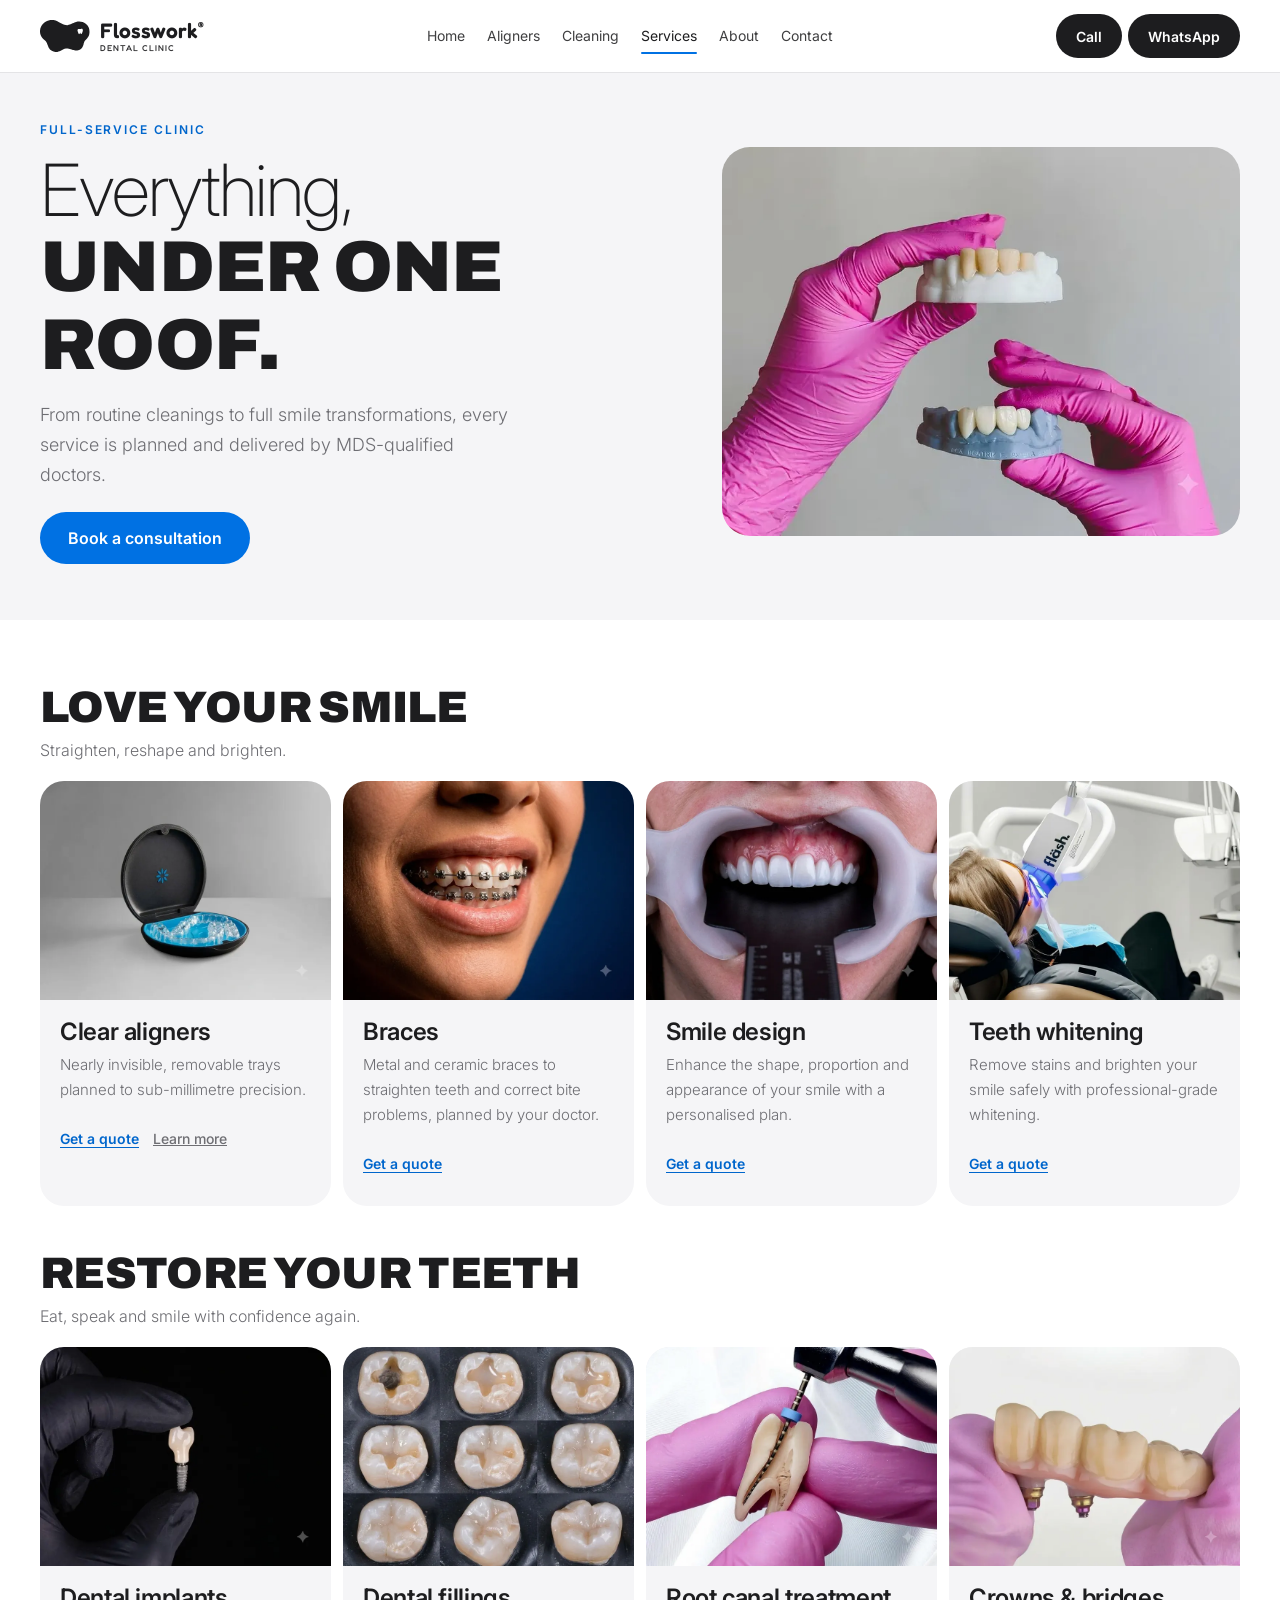
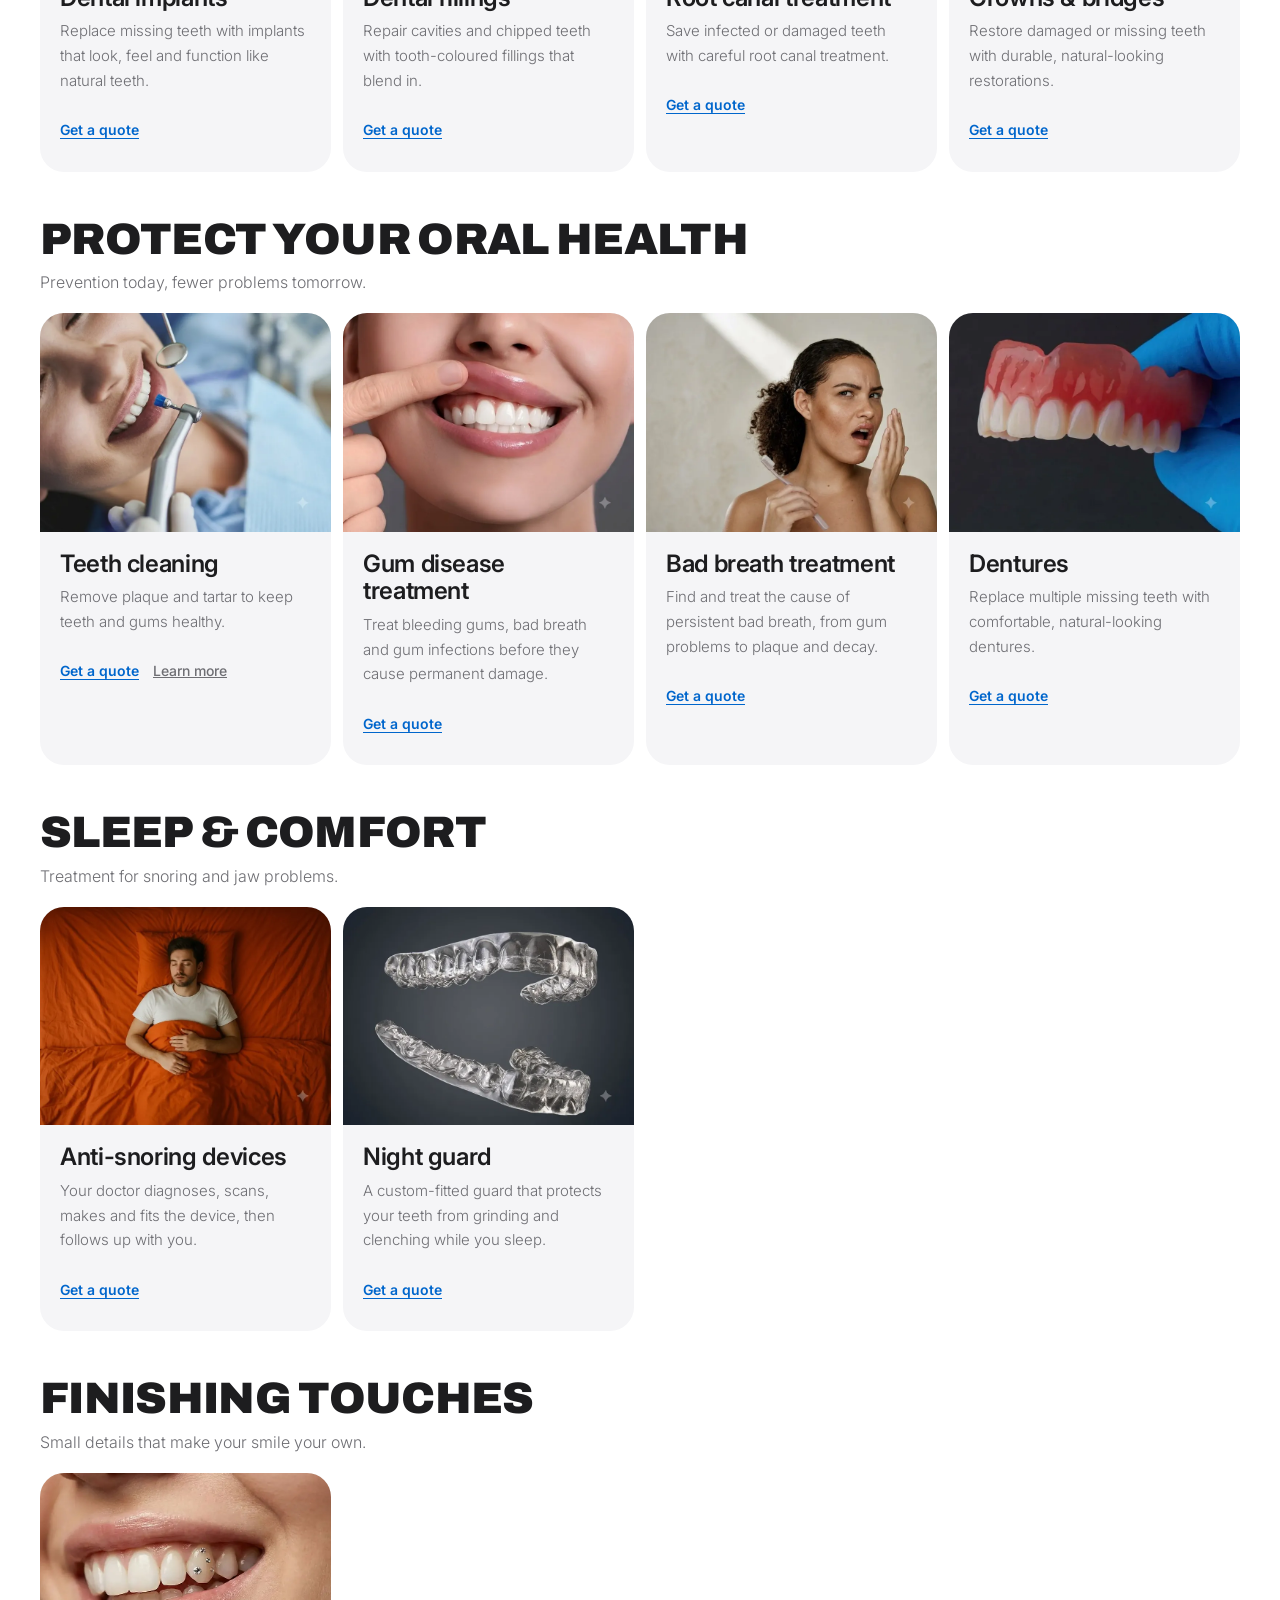
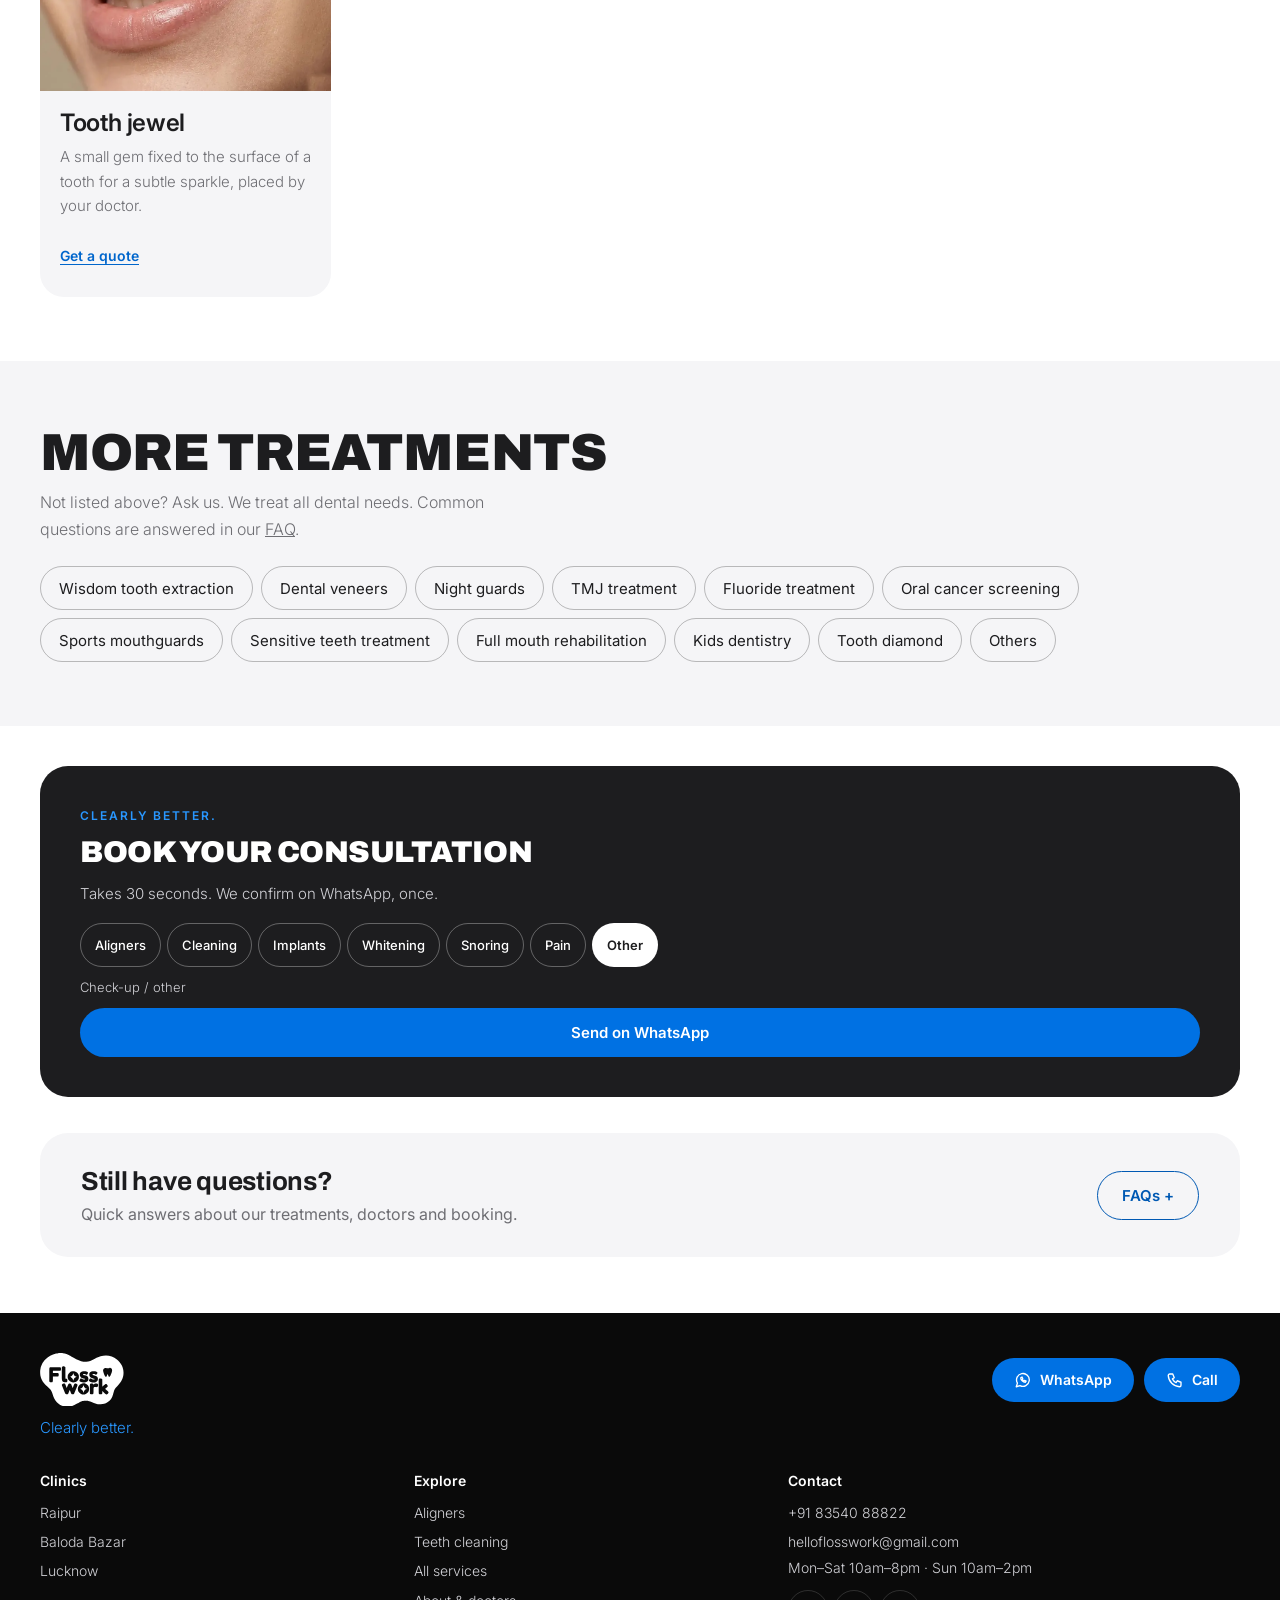
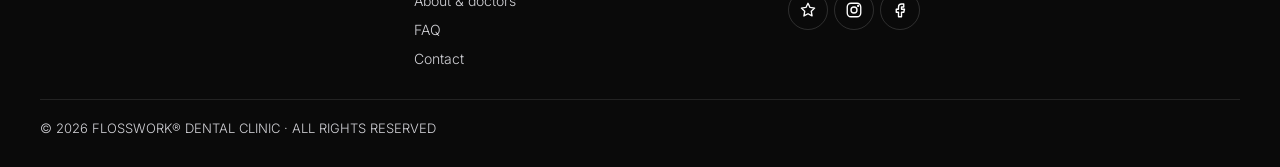
<file: services.html>
<!doctype html>
<html lang="en-IN">
<head>
<meta charset="utf-8">
<meta name="viewport" content="width=device-width, initial-scale=1">
<meta name="robots" content="index,follow,max-image-preview:large">
<title>Dental Services: Raipur, Baloda Bazar &amp; Lucknow | Flosswork</title>
<meta name="description" content="All dental care under one roof in Raipur, Baloda Bazar and Lucknow: aligners, cleaning, implants, whitening, root canal, crowns and gum care.">
<link rel="canonical" href="https://flosswork.in/services">
<link rel="icon" href="favicon.svg" type="image/svg+xml">
<link rel="icon" href="favicon-48.png" type="image/png" sizes="48x48">
<link rel="icon" href="favicon-192.png" type="image/png" sizes="192x192">
<link rel="apple-touch-icon" href="apple-touch-icon.png">
<meta property="og:type" content="website">
<meta property="og:site_name" content="Flosswork Dental Clinic">
<meta property="og:url" content="https://flosswork.in/services">
<meta property="og:title" content="Dental Services: Raipur, Baloda Bazar &amp; Lucknow | Flosswork">
<meta property="og:description" content="All dental care under one roof in Raipur, Baloda Bazar and Lucknow: aligners, cleaning, implants, whitening, root canal, crowns and gum care.">
<meta property="og:locale" content="en_IN">
<meta property="og:image" content="https://flosswork.in/images/og-services.jpg">
<meta property="og:image:width" content="1200">
<meta property="og:image:height" content="630">
<meta property="og:image:alt" content="All dental services at Flosswork Dental Clinic">
<meta name="twitter:card" content="summary_large_image">
<meta name="twitter:title" content="Dental Services: Raipur, Baloda Bazar &amp; Lucknow | Flosswork">
<meta name="twitter:description" content="All dental care under one roof in Raipur, Baloda Bazar and Lucknow: aligners, cleaning, implants, whitening, root canal, crowns and gum care.">
<meta name="twitter:image" content="https://flosswork.in/images/og-services.jpg">
<meta name="twitter:image:alt" content="All dental services at Flosswork Dental Clinic">
<meta name="theme-color" content="#1d1d1f">
<link rel="preconnect" href="https://fonts.googleapis.com">
<link rel="preconnect" href="https://fonts.gstatic.com" crossorigin>
<link rel="preload" as="style" href="https://fonts.googleapis.com/css2?family=Archivo:wght@800;900&family=Fredoka:wght@500;600&family=Inter:wght@300;400;500;600;700&display=swap" onload="this.onload=null;this.rel='stylesheet'"><noscript><link rel="stylesheet" href="https://fonts.googleapis.com/css2?family=Archivo:wght@800;900&family=Fredoka:wght@500;600&family=Inter:wght@300;400;500;600;700&display=swap"></noscript>
<link rel="preload" as="image" type="image/webp" imagesrcset="images/hero-services-480.webp 480w, images/hero-services-800.webp 800w, images/hero-services-1200.webp 1200w" imagesizes="(min-width:760px) 560px, 92vw" fetchpriority="high">
<link rel="stylesheet" href="styles.css?v=4c87f79a">
<!--fw-festival-->
<script>(function(){var S={"enabled":true,"bv":"eb3df3ec","festivals":[{"id":"diwali-d","from":"2026-11-04","to":"2026-11-12","banner":{"text":"Shubh Deepavali from Flosswork","more":"wishing you a bright, healthy smile"},"v":"3dc98b79"}]},d=document,h=d.documentElement,pv=null,t,i,m;try{m=location.search.match(/[?&]festival=([\w-]+)/);if(m){if(m[1]==='off')sessionStorage.removeItem('fwFestival');else sessionStorage.setItem('fwFestival',m[1])}pv=sessionStorage.getItem('fwFestival')}catch(e){}if(pv){for(i=0;i<S.festivals.length;i++)if(S.festivals[i].id===pv)t=S.festivals[i]}else if(S.enabled){var n=new Intl.DateTimeFormat('en-CA',{timeZone:'Asia/Kolkata'}).format(new Date()),x;for(i=0;i<S.festivals.length;i++){x=S.festivals[i];if(n>=x.from&&n<=x.to)t=x}}if(!t)return;h.setAttribute('data-fw-festival',t.id);window.FW_FESTIVAL={id:t.id,banner:t.banner,preview:!!pv};d.write('<link rel="stylesheet" href="festival-themes/base.css?v='+S.bv+'"><link rel="stylesheet" href="festival-themes/'+t.id+'.css?v='+t.v+'">');['base',t.id].forEach(function(f){var s=d.createElement('script');s.src='festival-themes/'+f+'.js?v='+(f==='base'?S.bv:t.v);s.async=false;d.head.appendChild(s)})})();</script>
<!--/fw-festival-->
<script type="application/ld+json">{"@context":"https://schema.org","@graph":[{"@type":"Organization","@id":"https://flosswork.in/#organization","name":"Flosswork Dental Clinic","url":"https://flosswork.in/","slogan":"Clearly better.","foundingDate":"2023","logo":{"@type":"ImageObject","url":"https://flosswork.in/brand/icon.svg"},"email":"helloflosswork@gmail.com","telephone":"+918354088822","sameAs":["https://share.google/FxXZNT7AcuzzEOvvb","https://www.instagram.com/helloflosswork","https://www.facebook.com/share/1aPEa3Czvx/"],"contactPoint":[{"@type":"ContactPoint","telephone":"+918354088822","contactType":"customer service","areaServed":"IN","availableLanguage":"English"}],"founder":[{"@id":"https://flosswork.in/about#pg"},{"@id":"https://flosswork.in/about#ns"}]},{"@type":"WebSite","@id":"https://flosswork.in/#website","url":"https://flosswork.in/","name":"Flosswork Dental Clinic","inLanguage":"en-IN","publisher":{"@id":"https://flosswork.in/#organization"}},{"@type":"Person","@id":"https://flosswork.in/about#pg","name":"Dr. Priyesh Gupta","honorificPrefix":"Dr.","url":"https://flosswork.in/about","jobTitle":"Prosthodontist & Implant Surgeon","hasCredential":[{"@type":"EducationalOccupationalCredential","credentialCategory":"degree","name":"BDS"},{"@type":"EducationalOccupationalCredential","credentialCategory":"degree","name":"MDS"}],"knowsAbout":["Implants","Prosthodontics"],"worksFor":{"@id":"https://flosswork.in/#organization"}},{"@type":"Person","@id":"https://flosswork.in/about#ns","name":"Dr. Nehal Saraf","honorificPrefix":"Dr.","url":"https://flosswork.in/about","jobTitle":"Orthodontist & Aligner Specialist","hasCredential":[{"@type":"EducationalOccupationalCredential","credentialCategory":"degree","name":"BDS"},{"@type":"EducationalOccupationalCredential","credentialCategory":"degree","name":"MDS"}],"knowsAbout":["Clear aligners","Orthodontics"],"worksFor":{"@id":"https://flosswork.in/#organization"}},{"@type":"ItemList","name":"Dental services","itemListElement":[{"@type":"ListItem","position":1,"item":{"@type":"Service","name":"Clear aligners","serviceType":"Dental treatment","provider":{"@id":"https://flosswork.in/#organization"},"areaServed":[{"@type":"City","name":"Raipur"},{"@type":"City","name":"Baloda Bazar"},{"@type":"City","name":"Lucknow"}]}},{"@type":"ListItem","position":2,"item":{"@type":"Service","name":"Braces","serviceType":"Dental treatment","provider":{"@id":"https://flosswork.in/#organization"},"areaServed":[{"@type":"City","name":"Raipur"},{"@type":"City","name":"Baloda Bazar"},{"@type":"City","name":"Lucknow"}]}},{"@type":"ListItem","position":3,"item":{"@type":"Service","name":"Smile design","serviceType":"Dental treatment","provider":{"@id":"https://flosswork.in/#organization"},"areaServed":[{"@type":"City","name":"Raipur"},{"@type":"City","name":"Baloda Bazar"},{"@type":"City","name":"Lucknow"}]}},{"@type":"ListItem","position":4,"item":{"@type":"Service","name":"Teeth whitening","serviceType":"Dental treatment","provider":{"@id":"https://flosswork.in/#organization"},"areaServed":[{"@type":"City","name":"Raipur"},{"@type":"City","name":"Baloda Bazar"},{"@type":"City","name":"Lucknow"}]}},{"@type":"ListItem","position":5,"item":{"@type":"Service","name":"Dental implants","serviceType":"Dental treatment","provider":{"@id":"https://flosswork.in/#organization"},"areaServed":[{"@type":"City","name":"Raipur"},{"@type":"City","name":"Baloda Bazar"},{"@type":"City","name":"Lucknow"}]}},{"@type":"ListItem","position":6,"item":{"@type":"Service","name":"Dental fillings","serviceType":"Dental treatment","provider":{"@id":"https://flosswork.in/#organization"},"areaServed":[{"@type":"City","name":"Raipur"},{"@type":"City","name":"Baloda Bazar"},{"@type":"City","name":"Lucknow"}]}},{"@type":"ListItem","position":7,"item":{"@type":"Service","name":"Root canal treatment","serviceType":"Dental treatment","provider":{"@id":"https://flosswork.in/#organization"},"areaServed":[{"@type":"City","name":"Raipur"},{"@type":"City","name":"Baloda Bazar"},{"@type":"City","name":"Lucknow"}]}},{"@type":"ListItem","position":8,"item":{"@type":"Service","name":"Crowns & bridges","serviceType":"Dental treatment","provider":{"@id":"https://flosswork.in/#organization"},"areaServed":[{"@type":"City","name":"Raipur"},{"@type":"City","name":"Baloda Bazar"},{"@type":"City","name":"Lucknow"}]}},{"@type":"ListItem","position":9,"item":{"@type":"Service","name":"Teeth cleaning","serviceType":"Dental treatment","provider":{"@id":"https://flosswork.in/#organization"},"areaServed":[{"@type":"City","name":"Raipur"},{"@type":"City","name":"Baloda Bazar"},{"@type":"City","name":"Lucknow"}]}},{"@type":"ListItem","position":10,"item":{"@type":"Service","name":"Gum disease treatment","serviceType":"Dental treatment","provider":{"@id":"https://flosswork.in/#organization"},"areaServed":[{"@type":"City","name":"Raipur"},{"@type":"City","name":"Baloda Bazar"},{"@type":"City","name":"Lucknow"}]}},{"@type":"ListItem","position":11,"item":{"@type":"Service","name":"Bad breath treatment","serviceType":"Dental treatment","provider":{"@id":"https://flosswork.in/#organization"},"areaServed":[{"@type":"City","name":"Raipur"},{"@type":"City","name":"Baloda Bazar"},{"@type":"City","name":"Lucknow"}]}},{"@type":"ListItem","position":12,"item":{"@type":"Service","name":"Dentures","serviceType":"Dental treatment","provider":{"@id":"https://flosswork.in/#organization"},"areaServed":[{"@type":"City","name":"Raipur"},{"@type":"City","name":"Baloda Bazar"},{"@type":"City","name":"Lucknow"}]}},{"@type":"ListItem","position":13,"item":{"@type":"Service","name":"Anti-snoring devices","serviceType":"Dental treatment","provider":{"@id":"https://flosswork.in/#organization"},"areaServed":[{"@type":"City","name":"Raipur"},{"@type":"City","name":"Baloda Bazar"},{"@type":"City","name":"Lucknow"}]}},{"@type":"ListItem","position":14,"item":{"@type":"Service","name":"Night guard","serviceType":"Dental treatment","provider":{"@id":"https://flosswork.in/#organization"},"areaServed":[{"@type":"City","name":"Raipur"},{"@type":"City","name":"Baloda Bazar"},{"@type":"City","name":"Lucknow"}]}},{"@type":"ListItem","position":15,"item":{"@type":"Service","name":"Tooth jewel","serviceType":"Dental treatment","provider":{"@id":"https://flosswork.in/#organization"},"areaServed":[{"@type":"City","name":"Raipur"},{"@type":"City","name":"Baloda Bazar"},{"@type":"City","name":"Lucknow"}]}}]},{"@type":"WebPage","@id":"https://flosswork.in/services#webpage","url":"https://flosswork.in/services","name":"Dental Services: Raipur, Baloda Bazar & Lucknow | Flosswork","description":"All dental care under one roof in Raipur, Baloda Bazar and Lucknow: aligners, cleaning, implants, whitening, root canal, crowns and gum care.","inLanguage":"en-IN","isPartOf":{"@id":"https://flosswork.in/#website"},"about":{"@id":"https://flosswork.in/#organization"},"breadcrumb":{"@id":"https://flosswork.in/services#breadcrumb"}},{"@type":"BreadcrumbList","@id":"https://flosswork.in/services#breadcrumb","itemListElement":[{"@type":"ListItem","position":1,"name":"Home","item":"https://flosswork.in/"},{"@type":"ListItem","position":2,"name":"Services","item":"https://flosswork.in/services"}]}]}</script>
<script>(function(){var o=['index','aligners','cleaning','services'];function x(u){try{var n=new URL(u).pathname.split('/').pop().replace(/\.html$/,'')||'index';return o.indexOf(n)}catch(_){return-1}}
addEventListener('pageswap',function(e){if(!e.viewTransition||!e.activation||!e.activation.from||!e.activation.entry)return;var a=x(e.activation.from.url),b=x(e.activation.entry.url);if(a<0||b<0||a===b)return;var d=b>a?'fwd':'back';document.documentElement.classList.add('vt-'+d);try{sessionStorage.setItem('fwDir',d)}catch(_){}});
addEventListener('pagereveal',function(e){var d=null;try{d=sessionStorage.getItem('fwDir');sessionStorage.removeItem('fwDir')}catch(_){}if(!e.viewTransition)return;if(d)document.documentElement.classList.add('vt-'+d);e.viewTransition.finished.then(function(){document.documentElement.classList.remove('vt-fwd','vt-back')})})})();</script>
</head>
<body data-nav="solid">
<svg width="0" height="0" style="position:absolute" aria-hidden="true" focusable="false"><defs><symbol id="fw-icon" viewBox="183 533 1905 1226"><path fill="currentColor" fill-rule="evenodd" d="M 595.6 534.7 C 584.8 535.8 562 539.8 546.9 543.3 C 453.1 565.3 366.4 613.6 301.6 679.9 C 269.6 712.7 247.7 743.2 226.9 784.3 C 202.8 831.9 188.9 878.6 185.4 922.3 C 182 965.1 184.1 1019.5 190.1 1048.8 C 196.7 1081.4 209.6 1119.3 223.8 1147.6 C 250.8 1201.4 286.4 1244.4 353.1 1303.9 C 407.8 1352.5 426.9 1374.8 444.4 1410.5 C 454 1430.1 458.1 1440.7 472.3 1483.1 C 489 1532.3 499.2 1557.5 512.7 1582.6 C 540.9 1635 583.4 1679.5 634.4 1710.1 C 676.5 1735.5 724 1751.4 772.5 1756.6 C 790.7 1758.4 830.9 1758 848.9 1755.6 C 907.8 1747.8 953.5 1730.2 1028.6 1686.4 C 1071.6 1661.3 1098.8 1647.4 1123.5 1637.5 C 1154.1 1625.4 1170.3 1622.7 1214.7 1622.7 C 1270.1 1622.7 1283.7 1625.9 1394.8 1664.8 C 1473.2 1692.2 1491 1696.7 1530.9 1699.3 C 1575.4 1702.1 1618.6 1699.2 1644.9 1691.7 C 1697.7 1676.7 1746 1647.8 1778.4 1611.8 C 1795.6 1592.8 1809 1573.2 1821.7 1548.5 C 1834.5 1523.5 1840.3 1506.4 1854.8 1451.9 C 1867.4 1403.6 1875.7 1379.7 1886.4 1359.1 C 1898.1 1337 1903.6 1330.1 1948.7 1282.4 C 1993.1 1235.5 2013.2 1210.7 2033.1 1178.4 C 2058.5 1137.4 2078.1 1081.6 2083.8 1034.3 C 2093.6 954.5 2081 881.7 2045.6 811.7 C 2019.9 761 1981.3 713.6 1935.7 677 C 1832.2 593.8 1699.7 568.4 1564 605.6 C 1520.9 617.4 1490.8 630.3 1432.6 661.4 C 1349.3 706.1 1299.6 723.4 1236.3 730 C 1218.1 731.9 1186.3 731.4 1170.4 729.1 C 1104 719 1029.3 689.2 948.2 640.1 C 894 607.2 883.7 601.2 867.4 592.3 C 806.7 559.5 759.4 543.2 703.4 536 C 689.9 534.3 610 533.3 595.6 534.7 Z M 1790.4 872.7 C 1801.7 875.9 1804.9 877.5 1811.5 883.5 C 1819.1 890.5 1822.1 897 1824.5 912.8 L 1826.6 925.6 L 1824.5 939.8 C 1823.4 947.5 1821.3 957.7 1820.1 962.4 C 1815.5 979.1 1805.8 1006.7 1800.3 1019.2 C 1798.9 1022.3 1796.5 1027.8 1794.9 1031.4 C 1791.8 1038.8 1786.9 1049.4 1785.4 1052.2 C 1777.3 1067.4 1773.3 1071.7 1765.9 1073.5 C 1759.4 1075 1754.2 1073.5 1749 1068.5 C 1743.6 1063.2 1742.7 1061.2 1732.5 1030.5 C 1729.2 1020.6 1724.5 1016.2 1720 1018.7 C 1716.9 1020.3 1715.5 1023.4 1708.6 1043.7 C 1703.2 1060.3 1701.1 1064.9 1697.5 1068.6 C 1691.7 1074.6 1687 1075.7 1678.2 1073 C 1672.2 1071.2 1667.4 1066.1 1662.2 1055.8 C 1660.2 1051.8 1658.4 1048.3 1658 1048 C 1657.7 1047.7 1656.9 1046 1656.2 1044.2 C 1655.5 1042.4 1653.9 1038.5 1652.6 1035.7 C 1649.2 1028.1 1644.8 1017.6 1643.7 1014.4 C 1643.2 1012.8 1641.3 1008 1639.6 1003.6 C 1633.9 988.2 1625.8 962.4 1622.6 948.7 C 1617 924.5 1622 903.6 1636.5 889 C 1646 879.6 1657.7 874.6 1673 873.4 C 1681 872.7 1689.6 874.1 1702.9 877.9 C 1710.8 880.3 1713.8 880.7 1723.1 880.7 C 1732.6 880.7 1735 880.3 1742.1 877.9 C 1749.6 875.5 1761.8 871.9 1766.3 870.9 C 1772 869.7 1782 870.5 1790.4 872.7 Z M 1790.4 872.7"/></symbol></defs></svg>
<header class="nav" id="nav">
  <div class="wrap nav-in">
    <a class="logo" href="/" aria-label="Flosswork Dental Clinic home"><svg class="logo-mark" viewBox="0 0 1905 1226" aria-hidden="true"><use href="#fw-icon"/></svg><span class="logo-text"><span class="logo-name">Flosswork<sup>®</sup></span><span class="logo-sub">Dental Clinic</span></span></a>
    <nav class="l" aria-label="Main"><a href="/">Home</a><a href="/aligners">Aligners</a><a href="/cleaning">Cleaning</a><a href="/services" aria-current="page">Services</a><a href="/about">About</a><a href="/contact">Contact</a></nav>
    <div class="hdr-r">
      <a class="btn btn--call hdr-call" data-call href="tel:+918354088822" aria-label="Call Flosswork"><svg class="ic" viewBox="0 0 24 24" fill="none" stroke="currentColor" stroke-width="1.8" stroke-linecap="round" stroke-linejoin="round" aria-hidden="true"><path d="M5 4h4l2 5-2.5 1.5a11 11 0 0 0 5 5L15 13l5 2v4a2 2 0 0 1-2 2A16 16 0 0 1 3 6a2 2 0 0 1 2-2z"/></svg><span class="lbl">Call</span></a>
      <a class="btn btn--wa hdr-wa" href="#book" data-book aria-label="WhatsApp Flosswork"><svg class="ic" viewBox="0 0 24 24" fill="none" stroke="currentColor" stroke-width="1.8" stroke-linecap="round" stroke-linejoin="round" aria-hidden="true"><path d="M3 21l1.6-4.8A8.5 8.5 0 1 1 8 19.4L3 21z"/><path d="M9 9c0 3 3 6 6 6l1.2-1.5-2-1-1 .6c-.8-.4-1.700-1.300-2.100-2.100l.6-1-1-2z"/></svg><span class="lbl">WhatsApp</span></a>
    </div>
  </div>
</header>
<div class="drawer" id="drawer" role="dialog" aria-modal="true" aria-label="Menu"><button class="sheet-x" id="close-menu" type="button" aria-label="Close menu"></button><div class="sheet"><p class="sl">Explore</p><nav class="rows" aria-label="More pages"><a class="row" href="/about"><span class="ti"><svg viewBox="0 0 24 24" fill="none" stroke="currentColor" stroke-width="1.8" stroke-linecap="round" stroke-linejoin="round" aria-hidden="true"><circle cx="9" cy="8" r="3.5"/><path d="M2.5 20c0-3.5 3-6 6.5-6s6.5 2.5 6.5 6M16 5a3.5 3.5 0 0 1 0 6.5M18 14.5c2 .8 3.5 2.8 3.5 5.5"/></svg></span><span class="tl">About us</span><svg class="go" viewBox="0 0 24 24" fill="none" stroke="currentColor" stroke-width="1.8" stroke-linecap="round" stroke-linejoin="round" aria-hidden="true"><path d="M9 6l6 6-6 6"/></svg></a><a class="row" href="/faq"><span class="ti"><svg viewBox="0 0 24 24" fill="none" stroke="currentColor" stroke-width="1.8" stroke-linecap="round" stroke-linejoin="round" aria-hidden="true"><circle cx="12" cy="12" r="9"/><path d="M9.5 9.5a2.5 2.5 0 1 1 3.5 2.3c-.7.4-1 .9-1 1.7M12 17h.01"/></svg></span><span class="tl">FAQ</span><svg class="go" viewBox="0 0 24 24" fill="none" stroke="currentColor" stroke-width="1.8" stroke-linecap="round" stroke-linejoin="round" aria-hidden="true"><path d="M9 6l6 6-6 6"/></svg></a><a class="row" href="/contact"><span class="ti"><svg viewBox="0 0 24 24" fill="none" stroke="currentColor" stroke-width="1.8" stroke-linecap="round" stroke-linejoin="round" aria-hidden="true"><path d="M12 21s7-6.2 7-11.5a7 7 0 0 0-14 0C5 14.8 12 21 12 21z"/><circle cx="12" cy="9.5" r="2.5"/></svg></span><span class="tl">Contact</span><svg class="go" viewBox="0 0 24 24" fill="none" stroke="currentColor" stroke-width="1.8" stroke-linecap="round" stroke-linejoin="round" aria-hidden="true"><path d="M9 6l6 6-6 6"/></svg></a></nav></div></div>
<main id="top">
<section class="phero">
  <div class="wrap">
    <div>
      <div class="eyebrow">Full-service clinic</div>
      <h1>Everything,<strong>under one roof.</strong></h1>
      <p>From routine cleanings to full smile transformations, every service is planned and delivered by MDS-qualified doctors.</p>
      <div class="row"><a class="btn btn--ink btn--lg" href="#book" data-book>Book a consultation</a></div>
    </div>
    <div class="img"><picture><source type="image/webp" srcset="images/hero-services-480.webp 480w, images/hero-services-800.webp 800w, images/hero-services-1200.webp 1200w" sizes="(min-width:760px) 560px, 92vw"><img width="1200" height="900" src="images/hero-services.jpg" alt="Flosswork Dental Clinic treatment room" fetchpriority="high"></picture></div>
  </div>
</section>

<section class="sec" aria-label="Treatments">
  <div class="wrap" data-services><div class="svg" id="love"><h2>Love your smile</h2><p class="lead">Straighten, reshape and brighten.</p><div class="sc"><article class="card" id="aligners"><div class="im"><picture><source type="image/webp" srcset="images/svc-aligners-480.webp 480w, images/svc-aligners-800.webp 800w, images/svc-aligners-1200.webp 1200w" sizes="(min-width:760px) 560px, 92vw"><img src="images/svc-aligners.jpg" width="1200" height="896" alt="Clear aligners" loading="lazy" decoding="async"></picture></div><div class="tx"><h3>Clear aligners</h3><p>Nearly invisible, removable trays planned to sub-millimetre precision.</p><div class="act"><button type="button" data-need="aligners" data-item="Clear aligners">Get a quote</button><a href="/aligners">Learn more<span class="sr"> about clear aligners</span></a></div></div></article><article class="card" id="braces"><div class="im"><picture><source type="image/webp" srcset="images/svc-braces-480.webp 480w, images/svc-braces-800.webp 800w, images/svc-braces-1200.webp 1200w" sizes="(min-width:760px) 560px, 92vw"><img src="images/svc-braces.jpg" width="1200" height="896" alt="Braces" loading="lazy" decoding="async"></picture></div><div class="tx"><h3>Braces</h3><p>Metal and ceramic braces to straighten teeth and correct bite problems, planned by your doctor.</p><div class="act"><button type="button" data-need="other" data-item="Braces">Get a quote</button></div></div></article><article class="card" id="smiledesign"><div class="im"><picture><source type="image/webp" srcset="images/svc-smile-design-480.webp 480w, images/svc-smile-design-800.webp 800w, images/svc-smile-design-1200.webp 1200w" sizes="(min-width:760px) 560px, 92vw"><img src="images/svc-smile-design.jpg" width="1200" height="896" alt="Smile design" loading="lazy" decoding="async"></picture></div><div class="tx"><h3>Smile design</h3><p>Enhance the shape, proportion and appearance of your smile with a personalised plan.</p><div class="act"><button type="button" data-need="other" data-item="Smile design">Get a quote</button></div></div></article><article class="card" id="whitening"><div class="im"><picture><source type="image/webp" srcset="images/svc-whitening-480.webp 480w, images/svc-whitening-800.webp 800w, images/svc-whitening-1200.webp 1200w" sizes="(min-width:760px) 560px, 92vw"><img src="images/svc-whitening.jpg" width="1200" height="896" alt="Teeth whitening" loading="lazy" decoding="async"></picture></div><div class="tx"><h3>Teeth whitening</h3><p>Remove stains and brighten your smile safely with professional-grade whitening.</p><div class="act"><button type="button" data-need="whitening" data-item="Teeth whitening">Get a quote</button></div></div></article></div></div><div class="svg" id="restore"><h2>Restore your teeth</h2><p class="lead">Eat, speak and smile with confidence again.</p><div class="sc"><article class="card" id="implants"><div class="im"><picture><source type="image/webp" srcset="images/svc-implants-480.webp 480w, images/svc-implants-800.webp 800w, images/svc-implants-1200.webp 1200w" sizes="(min-width:760px) 560px, 92vw"><img src="images/svc-implants.jpg" width="1200" height="896" alt="Dental implants" loading="lazy" decoding="async"></picture></div><div class="tx"><h3>Dental implants</h3><p>Replace missing teeth with implants that look, feel and function like natural teeth.</p><div class="act"><button type="button" data-need="implants" data-item="Dental implants">Get a quote</button></div></div></article><article class="card" id="fillings"><div class="im"><picture><source type="image/webp" srcset="images/svc-fillings-480.webp 480w, images/svc-fillings-800.webp 800w, images/svc-fillings-1200.webp 1200w" sizes="(min-width:760px) 560px, 92vw"><img src="images/svc-fillings.jpg" width="1200" height="896" alt="Dental fillings" loading="lazy" decoding="async"></picture></div><div class="tx"><h3>Dental fillings</h3><p>Repair cavities and chipped teeth with tooth-coloured fillings that blend in.</p><div class="act"><button type="button" data-need="other" data-item="Dental fillings">Get a quote</button></div></div></article><article class="card" id="rootcanal"><div class="im"><picture><source type="image/webp" srcset="images/svc-root-canal-480.webp 480w, images/svc-root-canal-800.webp 800w, images/svc-root-canal-1200.webp 1200w" sizes="(min-width:760px) 560px, 92vw"><img src="images/svc-root-canal.jpg" width="1200" height="896" alt="Root canal treatment" loading="lazy" decoding="async"></picture></div><div class="tx"><h3>Root canal treatment</h3><p>Save infected or damaged teeth with careful root canal treatment.</p><div class="act"><button type="button" data-need="other" data-item="Root canal treatment">Get a quote</button></div></div></article><article class="card" id="crowns"><div class="im"><picture><source type="image/webp" srcset="images/svc-crowns-480.webp 480w, images/svc-crowns-800.webp 800w, images/svc-crowns-1200.webp 1200w" sizes="(min-width:760px) 560px, 92vw"><img src="images/svc-crowns.jpg" width="1200" height="896" alt="Crowns &amp; bridges" loading="lazy" decoding="async"></picture></div><div class="tx"><h3>Crowns &amp; bridges</h3><p>Restore damaged or missing teeth with durable, natural-looking restorations.</p><div class="act"><button type="button" data-need="other" data-item="Crowns &amp; bridges">Get a quote</button></div></div></article></div></div><div class="svg" id="protect"><h2>Protect your oral health</h2><p class="lead">Prevention today, fewer problems tomorrow.</p><div class="sc"><article class="card" id="cleaning"><div class="im"><picture><source type="image/webp" srcset="images/svc-cleaning-480.webp 480w, images/svc-cleaning-800.webp 800w, images/svc-cleaning-1200.webp 1200w" sizes="(min-width:760px) 560px, 92vw"><img src="images/svc-cleaning.jpg" width="1200" height="896" alt="Teeth cleaning" loading="lazy" decoding="async"></picture></div><div class="tx"><h3>Teeth cleaning</h3><p>Remove plaque and tartar to keep teeth and gums healthy.</p><div class="act"><button type="button" data-need="cleaning" data-item="Teeth cleaning">Get a quote</button><a href="/cleaning">Learn more<span class="sr"> about teeth cleaning</span></a></div></div></article><article class="card" id="gums"><div class="im"><picture><source type="image/webp" srcset="images/svc-gums-480.webp 480w, images/svc-gums-800.webp 800w, images/svc-gums-1200.webp 1200w" sizes="(min-width:760px) 560px, 92vw"><img src="images/svc-gums.jpg" width="1200" height="896" alt="Gum disease treatment" loading="lazy" decoding="async"></picture></div><div class="tx"><h3>Gum disease treatment</h3><p>Treat bleeding gums, bad breath and gum infections before they cause permanent damage.</p><div class="act"><button type="button" data-need="other" data-item="Gum disease treatment">Get a quote</button></div></div></article><article class="card" id="badbreath"><div class="im"><picture><source type="image/webp" srcset="images/svc-bad-breath-480.webp 480w, images/svc-bad-breath-800.webp 800w, images/svc-bad-breath-1200.webp 1200w" sizes="(min-width:760px) 560px, 92vw"><img src="images/svc-bad-breath.jpg" width="1200" height="896" alt="Bad breath treatment" loading="lazy" decoding="async"></picture></div><div class="tx"><h3>Bad breath treatment</h3><p>Find and treat the cause of persistent bad breath, from gum problems to plaque and decay.</p><div class="act"><button type="button" data-need="other" data-item="Bad breath treatment">Get a quote</button></div></div></article><article class="card" id="dentures"><div class="im"><picture><source type="image/webp" srcset="images/svc-dentures-480.webp 480w, images/svc-dentures-800.webp 800w, images/svc-dentures-1200.webp 1200w" sizes="(min-width:760px) 560px, 92vw"><img src="images/svc-dentures.jpg" width="1200" height="896" alt="Dentures" loading="lazy" decoding="async"></picture></div><div class="tx"><h3>Dentures</h3><p>Replace multiple missing teeth with comfortable, natural-looking dentures.</p><div class="act"><button type="button" data-need="other" data-item="Dentures">Get a quote</button></div></div></article></div></div><div class="svg" id="sleep"><h2>Sleep &amp; comfort</h2><p class="lead">Treatment for snoring and jaw problems.</p><div class="sc"><article class="card" id="snoring"><div class="im"><picture><source type="image/webp" srcset="images/svc-snoring-480.webp 480w, images/svc-snoring-800.webp 800w, images/svc-snoring-1200.webp 1200w" sizes="(min-width:760px) 560px, 92vw"><img src="images/svc-snoring.jpg" width="1200" height="896" alt="Anti-snoring devices" loading="lazy" decoding="async"></picture></div><div class="tx"><h3>Anti-snoring devices</h3><p>Your doctor diagnoses, scans, makes and fits the device, then follows up with you.</p><div class="act"><button type="button" data-need="snoring" data-item="Anti-snoring devices">Get a quote</button></div></div></article><article class="card" id="nightguard"><div class="im"><picture><source type="image/webp" srcset="images/svc-night-guard-480.webp 480w, images/svc-night-guard-800.webp 800w, images/svc-night-guard-1200.webp 1200w" sizes="(min-width:760px) 560px, 92vw"><img src="images/svc-night-guard.jpg" width="1200" height="896" alt="Night guard" loading="lazy" decoding="async"></picture></div><div class="tx"><h3>Night guard</h3><p>A custom-fitted guard that protects your teeth from grinding and clenching while you sleep.</p><div class="act"><button type="button" data-need="other" data-item="Night guard">Get a quote</button></div></div></article></div></div><div class="svg" id="touches"><h2>Finishing touches</h2><p class="lead">Small details that make your smile your own.</p><div class="sc"><article class="card" id="toothjewel"><div class="im"><picture><source type="image/webp" srcset="images/svc-tooth-jewel-480.webp 480w, images/svc-tooth-jewel-800.webp 800w, images/svc-tooth-jewel-1200.webp 1200w" sizes="(min-width:760px) 560px, 92vw"><img src="images/svc-tooth-jewel.jpg" width="1200" height="896" alt="Tooth jewel" loading="lazy" decoding="async"></picture></div><div class="tx"><h3>Tooth jewel</h3><p>A small gem fixed to the surface of a tooth for a subtle sparkle, placed by your doctor.</p><div class="act"><button type="button" data-need="other" data-item="Tooth jewel">Get a quote</button></div></div></article></div></div></div>
</section>

<section class="sec s" id="more" aria-labelledby="m-h">
  <div class="wrap">
    <h2 class="hd" id="m-h">More treatments</h2>
    <p class="sub">Not listed above? Ask us. We treat all dental needs. Common questions are answered in our <a href="/faq">FAQ</a>.</p>
    <div class="chips" data-more></div>
  </div>
</section>

<div class="wrap book" id="book">
  <form class="form" id="form" novalidate aria-labelledby="f-h">
    <div id="form-body">
      <div class="tag">Clearly better.</div>
      <h2 class="hd" id="f-h">Book your consultation</h2>
      <p class="intro">Takes 30 seconds. We confirm on WhatsApp, once.</p>
      <div class="pl" id="p-need" role="group" aria-label="What do you need"></div>
      <p class="sumline" id="sum"></p>
      <button class="btn btn--wa send" id="send" type="submit">Send on WhatsApp</button>
    </div>
    <div class="done" id="done" role="status" hidden>
      <h2 class="hd">Thank you.</h2>
      <p>WhatsApp should have opened with your message. Press send and we’ll confirm your visit. If it didn’t open, use the button below.</p>
      <a class="btn btn--wa send" id="done-link" target="_blank" rel="noopener" style="width:auto;justify-self:start">Open WhatsApp</a>
      <button class="again" id="again" type="button">Make another booking</button>
    </div>
  </form>
</div>
</main>
<section class="faqban fbx" aria-labelledby="fb-h">
  <div class="wrap"><details class="in" id="faq-group">
    <summary><div><h2 id="fb-h">Still have questions?</h2><p>Quick answers about our treatments, doctors and booking.</p></div><span class="btn btn--line btn--accent"><span class="o">FAQs <span aria-hidden="true">+</span></span><span class="c">Hide FAQs <span aria-hidden="true">−</span></span></span></summary>
    <div class="qg-body"><div class="faq"><details class="q" id="fq-treatments-list"><summary><h3>Which dental treatments do you offer?</h3></summary><div class="a"><p>We treat all dental needs under one roof, including clear aligners, braces, teeth cleaning, whitening, dental implants, fillings, root canal treatment, crowns and bridges, gum treatment, dentures, night guards and anti-snoring devices. Browse them all on the <a href="/services">services page</a>.</p></div></details><details class="q" id="fq-doctors"><summary><h3>Who will treat me?</h3></summary><div class="a"><p>Every treatment at Flosswork® is done by MDS-qualified doctors, who are specialists with a master’s degree in dentistry. You can read about the team on our <a href="/about#doctors">About page</a>.</p></div></details><details class="q" id="fq-aligner-cost"><summary><h3>How much do clear aligners cost in Raipur, Baloda Bazar and Lucknow?</h3></summary><div class="a"><p>Clear aligners at Flosswork® start from <b>₹50,000</b>. Your exact cost depends on your teeth, and we give it to you <b>in writing after your examination</b>, before you commit. EMI options are available.</p><p>See what’s included on the <a href="/aligners#pricing">aligners pricing section</a>.</p></div></details><details class="q" id="fq-book"><summary><h3>How do I book an appointment?</h3></summary><div class="a"><p>The quickest way is WhatsApp: choose what you need on our <a href="/contact">contact page</a> and a message is ready to send. You can also call <a href="tel:+918354088822">+91 83540 88822</a> or walk in. Most patients get an appointment within 24 hours.</p><p>We confirm your visit on WhatsApp once, with no repeated calls.</p></div></details></div><div class="qg-more"><a class="btn btn--line btn--accent" href="/faq">Read all FAQs <span aria-hidden="true">→</span></a></div></div>
  </details></div>
</section>
<script>(function(){var g=document.getElementById('faq-group');if(!g)return;function o(){var h=location.hash.slice(1),e=h&&document.getElementById(h);if(e&&g.contains(e)){g.open=true;if(e.tagName==='DETAILS')e.open=true;e.scrollIntoView()}}o();addEventListener('hashchange',o)})();</script>
<footer class="foot">
  <div class="wrap">
    <div class="foot-top">
      <div class="brand"><svg class="foot-mark" viewBox="0 0 384 246" role="img" aria-label="Flosswork"><use href="brand/wordmark-sprite.svg#fw-word"/></svg><em>Clearly better.</em></div>
      <div class="fbtns"><a class="fbtn" href="#book" data-book aria-label="WhatsApp Flosswork"><svg class="ic" viewBox="0 0 24 24" fill="none" stroke="currentColor" stroke-width="1.8" stroke-linecap="round" stroke-linejoin="round" aria-hidden="true"><path d="M3 21l1.6-4.8A8.5 8.5 0 1 1 8 19.4L3 21z"/><path d="M9 9c0 3 3 6 6 6l1.2-1.5-2-1-1 .6c-.8-.4-1.700-1.300-2.100-2.100l.6-1-1-2z"/></svg>WhatsApp</a><a class="fbtn" data-call href="tel:+918354088822" aria-label="Call Flosswork"><svg class="ic" viewBox="0 0 24 24" fill="none" stroke="currentColor" stroke-width="1.8" stroke-linecap="round" stroke-linejoin="round" aria-hidden="true"><path d="M5 4h4l2 5-2.5 1.5a11 11 0 0 0 5 5L15 13l5 2v4a2 2 0 0 1-2 2A16 16 0 0 1 3 6a2 2 0 0 1 2-2z"/></svg>Call</a></div>
    </div>
    <div class="g">
      <div><b>Clinics</b><a href="/raipur">Raipur</a><a href="/baloda-bazar">Baloda Bazar</a><a href="/lucknow">Lucknow</a></div>
      <div><b>Explore</b><a href="/aligners">Aligners</a><a href="/cleaning">Teeth cleaning</a><a href="/services">All services</a><a href="/about">About &amp; doctors</a><a href="/faq">FAQ</a><a href="/contact">Contact</a></div>
      <div><b>Contact</b><a data-phone href="tel:+918354088822">+91 83540 88822</a><a href="mailto:helloflosswork@gmail.com">helloflosswork@gmail.com</a><span data-hours>Mon–Sat 10am–8pm · Sun 10am–2pm</span><div class="soc"><a data-gmb href="https://share.google/FxXZNT7AcuzzEOvvb" target="_blank" rel="noopener" aria-label="Google reviews"><svg class="ic" viewBox="0 0 24 24" fill="none" stroke="currentColor" stroke-width="1.8" stroke-linecap="round" stroke-linejoin="round" aria-hidden="true"><path d="M12 3l2.7 5.6 6.1.9-4.4 4.3 1 6.1L12 17l-5.4 2.9 1-6.1L3.2 9.5l6.1-.9L12 3z"/></svg></a><a href="https://www.instagram.com/helloflosswork" target="_blank" rel="noopener" aria-label="Instagram"><svg class="ic" viewBox="0 0 24 24" fill="none" stroke="currentColor" stroke-width="1.8" stroke-linecap="round" stroke-linejoin="round" aria-hidden="true"><rect x="3" y="3" width="18" height="18" rx="5"/><circle cx="12" cy="12" r="4"/><circle cx="17.5" cy="6.5" r=".6" fill="currentColor"/></svg></a><a href="https://www.facebook.com/share/1aPEa3Czvx/" target="_blank" rel="noopener" aria-label="Facebook"><svg class="ic" viewBox="0 0 24 24" fill="none" stroke="currentColor" stroke-width="1.8" stroke-linecap="round" stroke-linejoin="round" aria-hidden="true"><path d="M14 8h3V4h-3a4 4 0 0 0-4 4v3H7v4h3v6h4v-6h3l1-4h-4V8z"/></svg></a></div></div>
    </div>
    <div class="copy">© 2026 FLOSSWORK® DENTAL CLINIC · ALL RIGHTS RESERVED</div>
  </div>
</footer>
<div class="fabx" id="fab" role="group" aria-label="Contact us"><div class="fabx-pill"><a class="seg call" data-call href="tel:+918354088822" aria-label="Call Flosswork"><svg class="ic" viewBox="0 0 24 24" fill="none" stroke="currentColor" stroke-width="1.8" stroke-linecap="round" stroke-linejoin="round" aria-hidden="true"><path d="M5 4h4l2 5-2.5 1.5a11 11 0 0 0 5 5L15 13l5 2v4a2 2 0 0 1-2 2A16 16 0 0 1 3 6a2 2 0 0 1 2-2z"/></svg><span class="lbl">Call</span></a><a class="seg wa" href="#book" data-book aria-label="WhatsApp Flosswork"><svg class="ic" viewBox="0 0 24 24" fill="none" stroke="currentColor" stroke-width="1.8" stroke-linecap="round" stroke-linejoin="round" aria-hidden="true"><path d="M3 21l1.6-4.8A8.5 8.5 0 1 1 8 19.4L3 21z"/><path d="M9 9c0 3 3 6 6 6l1.2-1.5-2-1-1 .6c-.8-.4-1.7-1.3-2.1-2.1l.6-1-1-2z"/></svg><span class="lbl">WhatsApp</span></a></div></div>
<nav class="tabbar" id="bar" aria-label="Quick links" style="--i:3"><span class="tab-ind" aria-hidden="true"></span><a class="tab" href="/"><svg viewBox="0 0 24 24" fill="none" stroke="currentColor" stroke-width="1.8" stroke-linecap="round" stroke-linejoin="round" aria-hidden="true"><path d="M3 11l9-8 9 8M5 10v10h14V10M10 20v-6h4v6"/></svg><span>Home</span></a><a class="tab" href="/aligners"><svg viewBox="0 0 24 24" fill="none" stroke="currentColor" stroke-width="1.8" stroke-linecap="round" stroke-linejoin="round" aria-hidden="true"><path d="M12 3l1.8 5.2L19 10l-5.2 1.8L12 17l-1.8-5.2L5 10l5.2-1.8zM19 16l.8 2.2L22 19l-2.2.8L19 22l-.8-2.2L16 19l2.2-.8z"/></svg><span>Aligners</span></a><a class="tab" href="/cleaning"><svg viewBox="0 0 24 24" fill="none" stroke="currentColor" stroke-width="1.8" stroke-linecap="round" stroke-linejoin="round" aria-hidden="true"><path d="M12 3s6 6.2 6 10.5a6 6 0 0 1-12 0C6 9.2 12 3 12 3z"/></svg><span>Cleaning</span></a><a class="tab" href="/services" aria-current="page"><svg viewBox="0 0 24 24" fill="none" stroke="currentColor" stroke-width="1.8" stroke-linecap="round" stroke-linejoin="round" aria-hidden="true"><path d="M7 3c-2.5 0-4 2-4 4.5 0 2 1 3.5 1.5 6S5.5 21 7.5 21c1.5 0 1.5-4 4.5-4s3 4 4.5 4c2 0 2.5-4.5 3-7s1.5-4 1.5-6.5C21 5 19.5 3 17 3c-2 0-3 1-5 1S9 3 7 3z"/></svg><span>Services</span></a><button class="tab" id="menu-btn" type="button" aria-label="Open menu" aria-expanded="false" aria-controls="drawer"><svg viewBox="0 0 24 24" fill="none" stroke="currentColor" stroke-width="1.8" stroke-linecap="round" stroke-linejoin="round" aria-hidden="true"><path d="M4 7h16M4 12h16M4 17h16"/></svg><span>Menu</span></button></nav>
<script src="config.js?v=bb67164a" defer></script>
<script src="app.js?v=75b82992" defer></script>
</body>
</html>
</file>
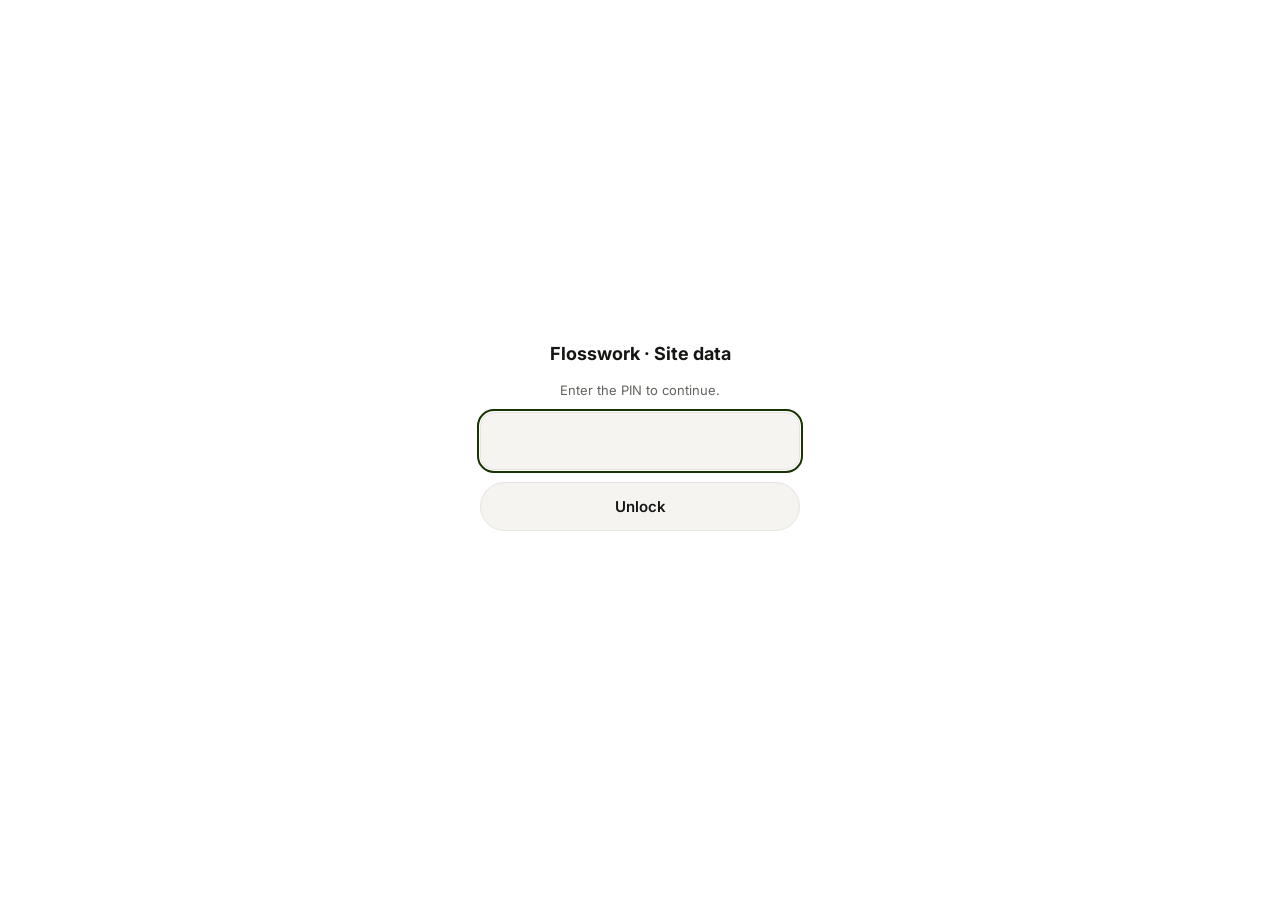
<file: admin/data.html>
<!doctype html>
<html lang="en-IN">
<head>
<meta charset="utf-8">
<meta name="viewport" content="width=device-width, initial-scale=1">
<meta name="robots" content="noindex,nofollow,noarchive">
<title>Flosswork Site Data</title>
<link rel="icon" href="../favicon.svg" type="image/svg+xml">
<link rel="stylesheet" href="https://fonts.googleapis.com/css2?family=Archivo:wght@800;900&family=Inter:wght@300;400;500;600;700&display=swap">
<style>
:root{--ink:#161614;--mute:#63635e;--line:#e4e3df;--bg:#fff;--soft:#f5f4f1;--accent:#163300;--ok:#2d6a0a;--okbg:#e2f6d5;--warn:#8a4a00;--warnbg:#fff2e5;--err:#9b1c12;--errbg:#fde8e5;--info:#2c4f7c;--infobg:#e8f0fa;--r:14px}
@media (prefers-color-scheme:dark){:root{--ink:#f1f0ec;--mute:#a3a29b;--line:#2f2f2b;--bg:#111110;--soft:#1b1b19;--accent:#9fe870;--ok:#9fe870;--okbg:#1f3310;--warn:#ffc58a;--warnbg:#3a2a12;--err:#ffb4ab;--errbg:#3d1a16;--info:#a9c8f2;--infobg:#17283d}}
*{box-sizing:border-box;margin:0}
body{font:15px/1.55 Inter,system-ui,-apple-system,sans-serif;color:var(--ink);background:var(--bg);-webkit-font-smoothing:antialiased}
a{color:inherit}
header.top{position:sticky;top:0;z-index:10;background:var(--bg);border-bottom:1px solid var(--line)}
.bar{max-width:1200px;margin:0 auto;padding:10px 16px;display:flex;align-items:center;gap:12px;flex-wrap:wrap}
.bar h1{font-size:16px;font-weight:700;letter-spacing:-.01em}
.bar .meta{color:var(--mute);font-size:12px;margin-left:auto}
button{font:inherit;font-size:13px;font-weight:600;border:1px solid var(--line);background:var(--soft);color:var(--ink);padding:6px 12px;border-radius:99px;cursor:pointer}
nav.jump{max-width:1200px;margin:0 auto;padding:0 16px 10px;display:flex;gap:6px;overflow-x:auto;scrollbar-width:none}
nav.jump a{flex:none;font-size:12.5px;text-decoration:none;color:var(--mute);border:1px solid var(--line);padding:4px 11px;border-radius:99px}
nav.jump a:hover{color:var(--ink);border-color:var(--ink)}
main{max-width:1200px;margin:0 auto;padding:16px}
section{margin:0 0 14px;border:1px solid var(--line);border-radius:var(--r);background:var(--bg);scroll-margin-top:96px}
summary{list-style:none;cursor:pointer;padding:14px 16px;display:flex;align-items:center;gap:10px;font-weight:700;font-size:16px}
summary::-webkit-details-marker{display:none}
summary::after{content:"+";margin-left:auto;color:var(--mute);font-weight:400;font-size:20px;line-height:1}
.tools{display:flex;gap:6px;flex-wrap:wrap}
body.locked header.top,body.locked main{display:none}
.gate{position:fixed;inset:0;z-index:100;background:var(--bg);display:none;align-items:center;justify-content:center;padding:20px}
body.locked .gate{display:flex}
.gate form{width:100%;max-width:320px;display:grid;gap:12px;text-align:center}
.gate h1{font-size:18px}
.gate p{color:var(--mute);font-size:13px}
.gate input{font:600 24px/1 ui-monospace,Menlo,monospace;letter-spacing:.4em;text-align:center;padding:14px 10px;border:1px solid var(--line);border-radius:14px;background:var(--soft);color:var(--ink);width:100%}
.gate input:focus{outline:2px solid var(--accent);outline-offset:1px}
.gate button{padding:12px;font-size:15px}
.gate .err{color:var(--err);min-height:1.3em;font-size:13px}
.sws{display:grid;grid-template-columns:repeat(auto-fill,minmax(112px,1fr));gap:8px}
.swc{border:1px solid var(--line);border-radius:10px;overflow:hidden;font-size:11.5px;line-height:1.35}
.swc i{display:block;height:46px}.swc span{display:block;padding:5px 8px}.swc b{display:block;font-weight:600}
.spec{border:1px solid var(--line);border-radius:14px;padding:20px;display:grid;gap:12px}
.btns{display:flex;gap:10px;flex-wrap:wrap;align-items:center}
.sb{border:0;border-radius:99px;padding:11px 22px;font:600 14px Inter,system-ui,sans-serif}
details[open]>summary::after{content:"–"}
.count{font-size:12px;font-weight:600;color:var(--mute);background:var(--soft);padding:2px 9px;border-radius:99px}
.body{padding:0 16px 16px}
.note{color:var(--mute);font-size:13px;margin:0 0 10px}
.src{font-size:12px;color:var(--mute);margin:0 0 10px}
.src code{background:var(--soft);padding:1px 6px;border-radius:6px}
.tw{overflow-x:auto;border:1px solid var(--line);border-radius:10px}
table{border-collapse:collapse;width:100%;font-size:13.5px}
th,td{text-align:left;padding:8px 12px;border-bottom:1px solid var(--line);vertical-align:top}
th{font-size:11.5px;text-transform:uppercase;letter-spacing:.04em;color:var(--mute);background:var(--soft);white-space:nowrap;font-weight:600}
tr:last-child td{border-bottom:0}
td.num,th.num{text-align:right;white-space:nowrap}
h3{font-size:13px;text-transform:uppercase;letter-spacing:.05em;color:var(--mute);margin:18px 0 8px;font-weight:600}
h3:first-child{margin-top:0}
.kv{display:grid;grid-template-columns:repeat(auto-fill,minmax(260px,1fr));gap:8px}
.kv div{border:1px solid var(--line);border-radius:10px;padding:9px 12px}
.kv b{display:block;font-size:11.5px;text-transform:uppercase;letter-spacing:.04em;color:var(--mute);font-weight:600}
.kv span{word-break:break-word}
.pill{display:inline-block;font-size:11.5px;font-weight:600;padding:1px 9px;border-radius:99px;white-space:nowrap}
.p-ok{background:var(--okbg);color:var(--ok)}.p-warn{background:var(--warnbg);color:var(--warn)}.p-err{background:var(--errbg);color:var(--err)}.p-info{background:var(--infobg);color:var(--info)}.p-mute{background:var(--soft);color:var(--mute)}
.issues{display:grid;gap:6px}
.issue{display:flex;gap:10px;align-items:flex-start;border-radius:10px;padding:9px 12px;font-size:13.5px}
.issue.warn{background:var(--warnbg);color:var(--warn)}.issue.err{background:var(--errbg);color:var(--err)}.issue.info{background:var(--infobg);color:var(--info)}.issue.ok{background:var(--okbg);color:var(--ok)}
.issue b{flex:none;text-transform:uppercase;font-size:11px;letter-spacing:.05em;padding-top:2px;min-width:44px}
.sw{display:inline-block;width:18px;height:18px;border-radius:5px;border:1px solid var(--line);vertical-align:-4px;margin-right:8px}
.thumb{width:56px;height:42px;object-fit:cover;border-radius:6px;background:var(--soft);display:block}
.tags span{display:inline-block;background:var(--soft);padding:1px 8px;border-radius:99px;font-size:12px;margin:0 4px 4px 0}
.faqs details{border-bottom:1px solid var(--line);padding:8px 0}
.faqs details:last-child{border-bottom:0}
.faqs summary{padding:0;font-size:14px;font-weight:600}
.faqs summary::after{content:none}
.faqs p{color:var(--mute);font-size:13.5px;margin:6px 0 0}
.chips span{display:inline-block;background:var(--soft);border:1px solid var(--line);padding:2px 10px;border-radius:99px;font-size:13px;margin:0 6px 6px 0}
.mono{font-family:ui-monospace,SFMono-Regular,Menlo,monospace;font-size:12.5px}
.loading{color:var(--mute);font-size:13px}
@media (max-width:640px){summary{font-size:15px}.bar .meta{margin-left:0;width:100%}}
</style>
</head>
<body class="locked">
<div class="gate"><form id="gate-form" autocomplete="off">
  <h1>Flosswork · Site data</h1>
  <p>Enter the PIN to continue.</p>
  <input id="pin" type="password" inputmode="numeric" autocomplete="off" maxlength="12" aria-label="PIN" required>
  <button type="submit">Unlock</button>
  <div class="err" id="gate-err" role="alert"></div>
</form></div>
<header class="top">
  <div class="bar">
    <h1>Flosswork · Site data</h1>
    <span class="tools"><button id="reload" type="button">Reload from live site</button><button id="lock" type="button">Lock</button></span>
    <span class="meta" id="meta">Loading…</span>
  </div>
  <nav class="jump" id="jump"></nav>
</header>
<main id="main"><p class="loading">Reading the site…</p></main>

<script>
(function () {
  'use strict';
  var BASE = new URL('../', location.href);           // site root, whatever the host
  var SECTIONS = [
    ['attention', 'Needs attention'], ['festivals', 'Festival themes'],
    ['clinic', 'Clinic'], ['consistency', 'Consistency'], ['doctors', 'Doctors'], ['faq', 'FAQ'], ['images', 'Images'],
    ['integrations', 'Integrations'], ['links', 'Links'], ['locations', 'Locations'], ['perf', 'Page weight'], ['seo', 'SEO'],
    ['sitemap', 'Site map'], ['theme', 'Theme'], ['treatments', 'Treatments & prices'], ['whatsapp', 'WhatsApp']
  ];

  /* ---------- tiny helpers ---------- */
  function h(tag, attrs, kids) {
    var e = document.createElement(tag);
    if (attrs) for (var k in attrs) { if (k === 'class') e.className = attrs[k]; else e.setAttribute(k, attrs[k]); }
    (function add(c) {
      if (c === null || c === false || c === undefined) return;
      if (Array.isArray(c)) return c.forEach(add);
      e.appendChild(typeof c === 'object' ? c : document.createTextNode(String(c)));
    })(kids);
    return e;
  }
  function pill(text, kind) { return h('span', { class: 'pill p-' + (kind || 'mute') }, text); }
  function money(p) { return p === null || p === undefined ? pill('Get a quote', 'mute') : '₹' + Number(p).toLocaleString('en-IN'); }
  function kb(n) { return n < 1024 ? n + ' B' : n < 1048576 ? (n / 1024).toFixed(0) + ' KB' : (n / 1048576).toFixed(1) + ' MB'; }
  function table(head, rows, numCols) {
    numCols = numCols || [];
    var t = h('table', null, [
      h('thead', null, h('tr', null, head.map(function (c, i) { return h('th', numCols.indexOf(i) > -1 ? { class: 'num' } : null, c); }))),
      h('tbody', null, rows.map(function (r) { return h('tr', null, r.map(function (c, i) { return h('td', numCols.indexOf(i) > -1 ? { class: 'num' } : null, c); })); }))
    ]);
    return h('div', { class: 'tw' }, t);
  }
  function kv(pairs) { return h('div', { class: 'kv' }, pairs.map(function (p) { return h('div', null, [h('b', null, p[0]), h('span', null, p[1] === '' || p[1] == null ? pill('empty', 'warn') : p[1])]); })); }
  function link(href, text) { return h('a', { href: href, target: '_blank', rel: 'noopener' }, text || href); }
  function get(url, opts) { return fetch(url + (url.indexOf('?') > -1 ? '&' : '?') + '_=' + Date.now(), Object.assign({ cache: 'no-store' }, opts || {})); }
  function pool(items, n, fn) {
    var i = 0, out = new Array(items.length);
    return Promise.all(Array.from({ length: n }, function () {
      return (function next() { if (i >= items.length) return Promise.resolve(); var k = i++; return Promise.resolve(fn(items[k], k)).then(function (r) { out[k] = r; return next(); }); })();
    })).then(function () { return out; });
  }

  /* ---------- state ---------- */
  var FW, issues, pages, imgs, waRows = [], extra = {}, openState = {};
  function say(level, area, msg) { issues.push({ level: level, area: area, msg: msg }); }

  /* ---------- load ---------- */
  function loadConfig() {
    return new Promise(function (res, rej) {
      delete window.FW;
      var s = document.createElement('script');
      s.src = new URL('config.js', BASE).href + '?_=' + Date.now();
      s.onload = function () { s.remove(); window.FW ? res(window.FW) : rej(new Error('config.js loaded but window.FW is missing')); };
      s.onerror = function () { rej(new Error('Could not load config.js')); };
      document.head.appendChild(s);
    });
  }
  function fetchPage(path) {
    var clean = path.replace(/^\/+/, '');
    var tries = clean ? [clean, clean + '.html'] : ['index.html'];
    function attempt(i) {
      if (i >= tries.length) return Promise.resolve({ path: path, ok: false, status: 404 });
      var u = new URL(tries[i], BASE).href;
      return get(u).then(function (r) {
        if (!r.ok) return attempt(i + 1);
        return r.text().then(function (t) {
          if (/<title>404/i.test(t.slice(0, 2000)) && tries[i] !== '404.html') return attempt(i + 1);
          var doc = new DOMParser().parseFromString(t, 'text/html');
          return { path: path, url: u, ok: true, status: r.status, html: t, doc: doc, text: doc.body ? doc.body.textContent.replace(/\s+/g, ' ') : '' };
        });
      }).catch(function () { return attempt(i + 1); });
    }
    return attempt(0);
  }
  function resolveAsset(src, pageUrl) {
    try {
      var u = new URL(src, pageUrl);
      if (u.hostname === 'flosswork.in') u = new URL(u.pathname.replace(/^\//, ''), BASE);
      return u.origin === BASE.origin ? u.href.split('#')[0].split('?')[0] : null;
    } catch (e) { return null; }
  }
  function textOf(p, sel) { var n = p.doc && p.doc.querySelector(sel); return n ? n.textContent.replace(/\s+/g, ' ').trim() : ''; }
  function metaOf(p, name) { var n = p.doc && p.doc.querySelector('meta[name="' + name + '"],meta[property="' + name + '"]'); return n ? (n.getAttribute('content') || '') : ''; }

  /* ---------- sections ---------- */
  function sec(id, title, count, nodes) {
    var d = h('details', { id: id }, [h('summary', null, [title, count != null ? h('span', { class: 'count' }, count) : null]), h('div', { class: 'body' }, nodes)]);
    d.open = openState[id] !== undefined ? openState[id] : (innerWidth > 700 || id === 'attention' || id === 'theme');
    d.addEventListener('toggle', function () { openState[id] = d.open; });
    var s = h('section', null, d);
    return s;
  }
  function src(files) { return h('p', { class: 'src' }, ['Read live from ', files.map(function (f, i) { return [i ? ', ' : '', h('code', null, f)]; })]); }

  function activeNow() {
    var F = X.fest, today = todayIST(), live = F && F.live, pairs = [];
    var next = F && F.rows ? F.rows.filter(function (r) { return r.f.from > today; }).sort(function (a, b) { return a.f.from < b.f.from ? -1 : 1; })[0] : null;
    pairs.push(['Active theme', live ? [live.label || live.id, ' ', pill('festival', 'info'), ' until ' + fmtDate(live.to)] : ['Original theme ', pill('everyday', 'ok'), F && F.sch && !F.sch.enabled ? ' (festival themes switched off)' : '']]);
    pairs.push(['Next theme change', live ? 'Back to the original theme after ' + fmtDate(live.to) : next ? (next.f.label || next.f.id) + ' starts ' + fmtDate(next.f.from) + ' (' + next.status + ')' : pill('nothing scheduled', 'mute')]);
    return h('div', { class: 'kv' }, pairs.map(function (p) { return h('div', null, [h('b', null, p[0]), h('span', null, p[1])]); }));
  }
  function renderAttention() {
    var order = { err: 0, warn: 1, info: 2, ok: 3 };
    var list = issues.slice().sort(function (a, b) { return order[a.level] - order[b.level]; });
    var counts = { err: 0, warn: 0 };
    issues.forEach(function (i) { if (counts[i.level] !== undefined) counts[i.level]++; });
    var nodes = [h('h3', null, 'Active now'), activeNow(), h('h3', null, 'To review'), h('p', { class: 'note' }, 'Checks run every time this page loads. Errors and warnings need a decision; info is by design or optional.')];
    if (!list.length) nodes.push(h('div', { class: 'issue ok' }, [h('b', null, 'ok'), 'Nothing to flag.']));
    else nodes.push(h('div', { class: 'issues' }, list.map(function (i) { return h('div', { class: 'issue ' + i.level }, [h('b', null, i.level), h('span', null, [h('strong', null, i.area + ': '), i.msg])]); })));
    var badge = counts.err + counts.warn;
    return sec('attention', 'Needs attention', badge ? badge + ' to review' : 'all clear', nodes);
  }

  function renderClinic() {
    var c = FW.clinic;
    return sec('clinic', 'Clinic', null, [
      src(['config.js → clinic, trust']),
      kv([['Name', c.name], ['Tagline', c.tagline], ['Phone', c.phone], ['Phone 2', c.phone2], ['WhatsApp', c.whatsapp], ['Email', c.email],
          ['Hours', c.hoursLong], ['Google rating', c.rating + ' ★ · ' + c.reviewCount + ' reviews'], ['Google reviews', link(c.googleReviews)],
          ['Instagram', link(c.instagram)], ['Facebook', link(c.facebook)], ['Maps', link(c.maps)]]),
      h('h3', null, 'Trust strip'),
      table(['Value', 'Label'], (FW.trust || []).map(function (t) { return t.rating ? [c.rating + ' ★', 'Google rating (' + c.reviewCount + ' reviews)'] : [t.value, t.label]; })),
      h('h3', null, 'Equipment'),
      h('div', { class: 'chips' }, (FW.equipment || []).map(function (e) { return h('span', null, e); }))
    ]);
  }

  function renderTreatments() {
    var needs = {}; (FW.needs || []).forEach(function (n) { needs[n.key] = n; });
    var tiles = {}; (FW.tiles || []).forEach(function (t) { tiles[t.key] = t; });
    var rows = [], total = 0;
    (FW.services || []).forEach(function (g) {
      g.items.forEach(function (it) {
        total++;
        var n = needs[it.id];
        var onPage = pages.services && pages.services.ok ? pages.services.text.indexOf(it.name) > -1 : null;
        rows.push([it.name, g.title, n ? money(n.price) : pill('not in form', 'mute'), tiles[it.id] ? pill('home tile', 'info') : '', it.href || ('/services#' + it.id),
          it.img || pill('icon only', 'mute'), onPage === null ? '—' : onPage ? pill('shown', 'ok') : pill('missing on page', 'err')]);
      });
    });
    return sec('treatments', 'Treatments & prices', total + ' services', [
      src(['config.js → services, needs, tiles, moreTreatments', 'services.html']),
      h('p', { class: 'note' }, 'A price of “Get a quote” means price is null in config.js, which is deliberate for everything except aligners.'),
      table(['Treatment', 'Group', 'Price', 'Home', 'Links to', 'Image', 'On services page'], rows),
      h('h3', null, 'Booking form options (Plan your visit)'),
      table(['Key', 'Label', 'Pill', 'Price', 'Mode'], (FW.needs || []).map(function (n) { return [n.key, n.label, n.pill, money(n.price), n.mode ? pill(n.mode, 'warn') : '']; })),
      h('p', { class: 'note', style: 'margin-top:8px' }, 'Time options: ' + (FW.when || []).join(' · ')),
      h('h3', null, 'More treatments (chip list)'),
      h('div', { class: 'chips' }, (FW.moreTreatments || []).map(function (e) { return h('span', null, e); }))
    ]);
  }

  /* WhatsApp wording. These mirror bookText()/waText() in app.js; the check in collectWA() warns if app.js changes. */
  function lc(s) { return String(s).toLowerCase(); }
  function needBy(key) { return (FW.needs || []).filter(function (n) { return n.key === key; })[0]; }
  function bookMsg(key) {
    if (!key) return "Hi Flosswork, I'd like to book a consultation.";
    var n = needBy(key); if (!n) return "Hi Flosswork, I'd like to book a consultation.";
    if (n.mode === 'emergency') return 'Hi, I have a dental emergency and need urgent help.';
    if (n.key === 'other') return "Hi Flosswork, I'd like to book a consultation.";
    return "Hi Flosswork, I'd like to book a consultation for " + lc(n.label) + '.';
  }
  function planMsg(n, when) {
    if (n.mode === 'emergency') return 'Hi, I have a dental emergency and need urgent help.';
    if (n.key === 'other') return "Hi Flosswork, I'd like to book a consultation (" + lc(when) + ').';
    return "Hi Flosswork, I'd like to book a consultation for " + lc(n.label) + ' (' + lc(when) + ').';
  }
  function collectWA() {
    var rows = [], seen = {}, num = String(FW.clinic.whatsapp);
    Object.keys(pages).forEach(function (k) {
      var p = pages[k]; if (!p.ok) return; var nm = k || 'home';
      var pageNeed = (p.doc.body && p.doc.body.getAttribute('data-page-need')) || '';
      [].forEach.call(p.doc.querySelectorAll('a[data-wa], a[data-book], a[href*="wa.me/"]'), function (a) {
        var msg, kind, href = a.getAttribute('href') || '';
        if (a.hasAttribute('data-wa')) { msg = a.getAttribute('data-wa'); kind = 'Fixed message'; }
        else if (a.hasAttribute('data-book')) { msg = bookMsg(a.getAttribute('data-book') || pageNeed); kind = 'Book button'; }
        else {
          var m = href.match(/[?&]text=([^&#]*)/); try { msg = m ? decodeURIComponent(m[1]) : ''; } catch (e) { msg = m ? m[1] : ''; } kind = 'Fixed message';
          var wn = (href.match(/wa\.me\/(\d+)/) || [])[1]; if (wn && wn !== num) say('err', 'WhatsApp', nm + ' links to wa.me/' + wn + ', which is not the number in config.js.');
        }
        var label = (a.querySelector('b') || a).textContent.replace(/\s+/g, ' ').trim().slice(0, 60);
        var id = nm + '|' + kind + '|' + label + '|' + msg; if (seen[id]) return; seen[id] = 1;
        rows.push({ page: nm, label: label || '(icon)', msg: msg || '(none)', kind: kind });
      });
    });
    var order = Object.keys(pages);
    rows.sort(function (a, b) { return order.indexOf(a.page === 'home' ? '' : a.page) - order.indexOf(b.page === 'home' ? '' : b.page); });
    if (extra.appjs && (extra.appjs.indexOf("I'd like to book a consultation for") < 0 || extra.appjs.indexOf('dental emergency and need urgent help') < 0))
      say('warn', 'WhatsApp', 'The booking wording in app.js has changed. The “Booking form messages” table here may no longer match; update this page.');
    return rows;
  }
  function renderWhatsApp(rows) {
    var form = [];
    (FW.needs || []).forEach(function (n) {
      if (n.mode === 'emergency') form.push([n.label, '—', planMsg(n), 'Opens WhatsApp or call-now panel']);
      else (FW.when || []).forEach(function (w, i) { form.push([i ? '' : n.label, w, planMsg(n, w), i ? '' : 'Plan your visit / booking form']); });
    });
    return sec('whatsapp', 'WhatsApp messages', rows.length + ' buttons', [
      src(['config.js → clinic.whatsapp, needs, when', 'every page’s WhatsApp buttons', 'app.js (wording check)']),
      kv([['Number', '+' + FW.clinic.whatsapp], ['Chat link', link('https://wa.me/' + FW.clinic.whatsapp)]]),
      h('h3', null, 'Buttons on pages'),
      h('p', { class: 'note' }, '“Book button” messages are built by the site from config.js; “Fixed message” text is written into the page.'),
      table(['Page', 'Button', 'Type', 'Message sent'], rows.map(function (r) { return [r.page, r.label, pill(r.kind, r.kind === 'Book button' ? 'info' : 'mute'), r.msg]; })),
      h('h3', null, 'Booking form messages (need × time)'),
      table(['Need', 'When', 'Message sent', 'Where'], form)
    ]);
  }

  /* ---------- locations, consistency, SEO, links ---------- */
  var X = { locs: [], cons: null, seo: [], links: null };
  function d10(s) { return String(s).replace(/\D/g, '').slice(-10); }
  function pgName(k) { return k || 'home'; }
  function vis(p) {
    if (p._vis === undefined) {
      var c = p.doc.body.cloneNode(true);
      [].forEach.call(c.querySelectorAll('script,style,noscript,template'), function (n) { n.remove(); });
      [].forEach.call(c.querySelectorAll('*'), function (n) { n.insertAdjacentText('beforebegin', ' '); n.insertAdjacentText('afterend', ' '); });
      p._vis = c.textContent.replace(/\s+/g, ' ');
    }
    return p._vis;
  }
  function ldOf(p) {
    var out = { nodes: [], errors: 0 };
    [].forEach.call(p.doc.querySelectorAll('script[type="application/ld+json"]'), function (s) {
      try { (function w(x) { if (Array.isArray(x)) return x.forEach(w); if (x && typeof x === 'object') { if (x['@type']) out.nodes.push(x); if (x['@graph']) w(x['@graph']); } })(JSON.parse(s.textContent)); }
      catch (e) { out.errors++; }
    });
    return out;
  }
  function types(n) { return [].concat(n['@type']).join('/'); }
  function t12(t) { var m = String(t).match(/^(\d{1,2}):(\d\d)/); if (!m) return t; var hh = +m[1], ap = hh >= 12 ? 'pm' : 'am'; hh = hh % 12 || 12; return hh + (m[2] === '00' ? '' : ':' + m[2]) + ap; }
  function dayShort(d) { return String(d).slice(0, 3); }
  function hoursOf(n) {
    return [].concat(n.openingHoursSpecification || []).map(function (s) {
      var days = [].concat(s.dayOfWeek || []).map(dayShort);
      return (days.length > 1 ? days[0] + '–' + days[days.length - 1] : days[0]) + ' ' + t12(s.opens) + '–' + t12(s.closes);
    });
  }
  function normHours(s) { return s.replace(/\s+/g, '').toLowerCase().replace(/sunday/g, 'sun').replace(/(mon|tue|wed|thu|fri|sat|sun)[a-z]*/g, '$1').replace(/-/g, '–'); }

  function collectLocs() {
    var cp = pages.contact && pages.contact.ok ? pages.contact : (pages[''] && pages[''].ok ? pages[''] : null), rows = [];
    if (!cp) return rows;
    var ld = ldOf(cp), faq = pages.faq && pages.faq.ok ? vis(pages.faq) : '', cfgH = normHours(FW.clinic.hoursLong || '');
    ld.nodes.filter(function (n) { return /Dentist|LocalBusiness|MedicalBusiness/.test(types(n)); }).forEach(function (n) {
      var a = n.address || {}, id = String(n.url || '').split('#')[1] || '', street = String(a.streetAddress || ''), city = (a.addressLocality && (a.addressLocality.name || a.addressLocality)) || '';
      var hrs = hoursOf(n), geo = n.geo || {}, vtext = vis(cp);
      var r = { name: String(n.name || '').replace(/^Flosswork Dental Clinic,?\s*/, '') || n.name, street: street, city: city, zip: a.postalCode || '', hours: hrs, phone: n.telephone || '', geo: geo.latitude ? geo.latitude + ', ' + geo.longitude : '',
        onPage: id ? !!cp.doc.getElementById(id) : false, addrOnPage: street ? vtext.indexOf(street.split(',')[0]) > -1 : false, inFaq: !!faq && city && faq.indexOf(city) > -1 };
      rows.push(r);
      if (!r.onPage) say('warn', 'Locations', r.name + ' has no matching card (#' + (id || '?') + ') on the contact page.');
      if (!r.addrOnPage) say('warn', 'Locations', r.name + ': address in the schema is not shown on the page.');
      if (faq && !r.inFaq) say('warn', 'Locations', r.name + ' is not mentioned in the FAQ.');
      hrs.forEach(function (h2) { if (cfgH && cfgH.indexOf(normHours(h2)) < 0) say('warn', 'Locations', r.name + ' hours “' + h2 + '” differ from config.js (“' + FW.clinic.hoursLong + '”).'); });
      if (!hrs.length) say('warn', 'Locations', r.name + ' has no opening hours in the schema.');
      if (!r.geo) say('info', 'Locations', r.name + ' has no map coordinates in the schema.');
      if (r.phone && d10(r.phone) !== d10(FW.clinic.phone) && d10(r.phone) !== d10(FW.clinic.phone2)) say('warn', 'Locations', r.name + ' phone ' + r.phone + ' is not in config.js.');
    });
    if (rows.length < 1) say('warn', 'Locations', 'No clinic locations found in the page schema.');
    return rows;
  }
  function renderLocations() {
    var L = X.locs;
    return sec('locations', 'Locations', L.length + ' clinics', [
      src(['contact.html → schema (JSON-LD) and location cards', 'faq.html']),
      h('p', { class: 'note' }, 'Each clinic is read from the structured data Google sees, then checked against what the page and FAQ actually show.'),
      L.length ? table(['Clinic', 'Address', 'Hours', 'Phone', 'Map point', 'Card on page', 'Address shown', 'In FAQ'], L.map(function (r) {
        return [r.name, [r.street, h('br'), r.city + ' ' + r.zip], r.hours.length ? r.hours.map(function (x) { return h('div', null, x); }) : pill('missing', 'warn'), r.phone, r.geo || pill('none', 'mute'),
          r.onPage ? pill('yes', 'ok') : pill('no', 'warn'), r.addrOnPage ? pill('yes', 'ok') : pill('no', 'warn'), r.inFaq ? pill('yes', 'ok') : pill('no', 'warn')];
      })) : h('p', { class: 'note' }, 'No locations found.')
    ]);
  }

  function collectConsistency() {
    var C = FW.clinic, ok = [d10(C.phone), d10(C.phone2)], phones = {}, mails = {}, hours = {}, prices = {}, cfgPrices = (FW.needs || []).map(function (n) { return n.price; }).filter(Boolean).map(function (v) { return '₹' + Number(v).toLocaleString('en-IN'); });
    var cfgHours = normHours(C.hoursLong || '');
    function bump(o, k, pg) { (o[k] = o[k] || []); if (o[k].indexOf(pg) < 0) o[k].push(pg); }
    Object.keys(pages).forEach(function (k) {
      var p = pages[k]; if (!p.ok) return; var nm = pgName(k), t = vis(p);
      (t.match(/(?:\+?91[\s-]?)?[6-9]\d{4}[\s-]?\d{5}\b/g) || []).forEach(function (m) { bump(phones, d10(m), nm); });
      [].forEach.call(p.doc.querySelectorAll('a[href^="tel:"]'), function (a) { bump(phones, d10(a.getAttribute('href')), nm); });
      (t.match(/[\w.+-]+@[\w-]+(?:\.[\w-]+)*\.[a-z]{2,}/gi) || []).forEach(function (m) { bump(mails, m.toLowerCase(), nm); });
      [].forEach.call(p.doc.querySelectorAll('a[href^="mailto:"]'), function (a) { bump(mails, a.getAttribute('href').replace(/^mailto:/, '').split('?')[0].toLowerCase(), nm); });
      var re = /((?:Mon|Tue|Wed|Thu|Fri|Sat|Sun)[a-z]*(?:\s*[–-]\s*(?:Mon|Tue|Wed|Thu|Fri|Sat|Sun)[a-z]*)?)[\s:,·]*(\d{1,2}(?::\d\d)?\s?[ap]m)\s*[–-]\s*(\d{1,2}(?::\d\d)?\s?[ap]m)/gi, m;
      while ((m = re.exec(t))) bump(hours, normHours(m[0]), nm);
      (t.match(/₹\s?\d[\d,]*/g) || []).forEach(function (m) { bump(prices, m.replace(/\s/g, '').replace(/,$/, ''), nm); });
    });
    var rows = [];
    Object.keys(phones).forEach(function (v) { var good = ok.indexOf(v) > -1; rows.push(['Phone', v.replace(/(\d{5})(\d{5})/, '+91 $1 $2'), phones[v], good ? 'ok' : 'err']); if (!good) say('err', 'Consistency', 'Phone ' + v + ' appears on ' + phones[v].join(', ') + ' but is not in config.js.'); });
    Object.keys(mails).forEach(function (v) { var good = v === String(C.email).toLowerCase(); rows.push(['Email', v, mails[v], good ? 'ok' : 'err']); if (!good) say('err', 'Consistency', 'Email ' + v + ' appears on ' + mails[v].join(', ') + ' but config.js has ' + C.email + '.'); });
    Object.keys(hours).forEach(function (v) { var good = cfgHours.indexOf(v) > -1; rows.push(['Hours', v, hours[v], good ? 'ok' : 'warn']); if (!good) say('warn', 'Consistency', 'Hours “' + v + '” on ' + hours[v].join(', ') + ' do not match config.js (“' + C.hoursLong + '”).'); });
    Object.keys(prices).forEach(function (v) { var good = cfgPrices.indexOf(v) > -1; rows.push(['Price', v, prices[v], good ? 'ok' : 'info']); if (!good) say('info', 'Consistency', v + ' appears on ' + prices[v].join(', ') + ' but is not a price in config.js (fine if it is an EMI or other figure).'); });
    var cities = {};
    return rows;
  }
  function renderConsistency() {
    var R = X.cons || [], bad = R.filter(function (r) { return r[3] === 'err' || r[3] === 'warn'; }).length;
    var order = { err: 0, warn: 1, info: 2, ok: 3 };
    R = R.slice().sort(function (a, b) { return order[a[3]] - order[b[3]]; });
    return sec('consistency', 'Consistency', bad ? bad + ' to review' : 'all match', [
      src(['visible text and tel:/mailto: links on every page', 'config.js → clinic, needs']),
      h('p', { class: 'note' }, 'Every phone number, email, opening-hours line and ₹ amount found on the pages, and where it appears. Each is compared with config.js.'),
      table(['Type', 'Value', 'Found on', 'Matches config'], R.map(function (r) { return [r[0], r[1], r[2].join(', '), pill(r[3] === 'ok' ? 'yes' : r[3] === 'info' ? 'not in config' : 'no', r[3] === 'ok' ? 'ok' : r[3] === 'info' ? 'info' : r[3])]; }))
    ]);
  }

  function collectSeo(smRows) {
    var rows = [];
    smRows.forEach(function (r) {
      var p = pages[r.path]; if (!p || !p.ok) return;
      var canon = (p.doc.querySelector('link[rel="canonical"]') || {}).href || '', ld = ldOf(p), nm = pgName(r.path);
      var og = { title: metaOf(p, 'og:title'), img: metaOf(p, 'og:image'), desc: metaOf(p, 'og:description'), tw: metaOf(p, 'twitter:card') };
      var norm = function (u) { return String(u).replace(/\/+$/, '').replace(/\.html$/, ''); };
      var row = { page: nm, loc: r.loc, canon: canon, og: og, ld: ld, types: ld.nodes.map(types).filter(function (v, i, a) { return a.indexOf(v) === i; }), path: r.path };
      rows.push(row);
      if (!canon) say('err', 'SEO ' + nm, 'No canonical link.');
      else if (norm(canon) !== norm(r.loc)) say('warn', 'SEO ' + nm, 'Canonical (' + canon + ') differs from the site map URL (' + r.loc + ').');
      if (!og.title) say('warn', 'SEO ' + nm, 'No og:title (social share title).');
      if (!og.img) say('warn', 'SEO ' + nm, 'No og:image (social share picture).');
      if (!og.tw) say('info', 'SEO ' + nm, 'No twitter:card tag.');
      if (ld.errors) say('err', 'SEO ' + nm, ld.errors + ' structured-data block(s) are not valid JSON, so Google ignores them.');
      if (!ld.nodes.length) say('warn', 'SEO ' + nm, 'No structured data (schema) on this page.');
      if (!(p.doc.documentElement.getAttribute('lang'))) say('info', 'SEO ' + nm, 'No lang attribute on <html>.');
      var fq = ld.nodes.filter(function (n) { return types(n) === 'FAQPage'; })[0];
      if (fq) {
        var sc = [].concat(fq.mainEntity || []).length, vc = p.doc.querySelectorAll('details.q').length;
        row.faqCounts = sc + ' in schema / ' + vc + ' on page';
        if (sc !== vc) say('warn', 'SEO ' + nm, 'FAQ schema has ' + sc + ' questions but the page shows ' + vc + '. Re-run node tools/build-site.js.');
      }
    });
    return rows;
  }
  function seoImageChecks() {
    X.seo.forEach(function (r) {
      if (!r.og.img) return;
      var u = resolveAsset(r.og.img, BASE.href), e = imgs.filter(function (i) { return i.url === u; })[0];
      r.ogOk = e ? e.ok !== false : null;
      if (e && e.ok === false) say('err', 'SEO ' + r.page, 'og:image does not load (' + e.name + ').');
      else if (e && e.w && (e.w < 1200 || e.h < 630)) say('info', 'SEO ' + r.page, 'og:image is ' + e.w + '×' + e.h + '; 1200×630 is the usual size.');
    });
  }
  function renderSeo() {
    var S = X.seo;
    return sec('seo', 'SEO details', S.length + ' pages', [
      src(['each page’s <head> and structured data']),
      h('p', { class: 'note' }, 'Canonical must match the site map URL. “Schema” is the structured data Google reads for the clinic, doctors, FAQ and ratings.'),
      table(['Page', 'Canonical', 'Share picture', 'Share title', 'Schema types', 'Valid', 'Notes'], S.map(function (r) {
        var canonOk = r.canon && String(r.canon).replace(/\/+$/, '').replace(/\.html$/, '') === String(r.loc).replace(/\/+$/, '').replace(/\.html$/, '');
        return [r.page, r.canon ? [r.canon, ' ', canonOk ? pill('matches', 'ok') : pill('differs', 'warn')] : pill('missing', 'err'),
          r.og.img ? [r.og.img.split('/').pop(), ' ', r.ogOk === false ? pill('missing', 'err') : r.ogOk ? pill('ok', 'ok') : ''] : pill('missing', 'warn'),
          r.og.title ? pill('set', 'ok') : pill('missing', 'warn'), r.types.join(', ') || pill('none', 'warn'), r.ld.errors ? pill(r.ld.errors + ' broken', 'err') : pill('valid', 'ok'), r.faqCounts || ''];
      }))
    ]);
  }

  function checkLinks() {
    var map = {}, allowedPhones = [d10(FW.clinic.phone), d10(FW.clinic.phone2)];
    Object.keys(pages).forEach(function (k) {
      var p = pages[k]; if (!p.ok) return;
      [].forEach.call(p.doc.querySelectorAll('a[href]'), function (a) {
        var raw = a.getAttribute('href').trim(); if (!raw || raw === '#' || /^javascript:/i.test(raw)) return;
        var u; try { u = new URL(raw, p.url); } catch (e) { return; }
        var key = u.href; var e = map[key] || (map[key] = { u: u, raw: raw, pages: [] });
        if (e.pages.indexOf(pgName(k)) < 0) e.pages.push(pgName(k));
      });
    });
    var entries = Object.keys(map).map(function (k) { return map[k]; }), rows = [], need = {};
    entries.forEach(function (e) {
      var u = e.u;
      if (u.protocol === 'tel:') { e.kind = 'phone'; var good = allowedPhones.indexOf(d10(u.pathname)) > -1; e.status = good ? 'ok' : 'warn'; e.note = good ? 'matches config' : 'number not in config.js'; }
      else if (u.protocol === 'mailto:') { e.kind = 'email'; var gm = u.pathname.toLowerCase() === String(FW.clinic.email).toLowerCase(); e.status = gm ? 'ok' : 'warn'; e.note = gm ? 'matches config' : 'address not in config.js'; }
      else if (u.hostname === 'wa.me') { e.kind = 'whatsapp'; var gw = u.pathname.replace(/\//g, '') === String(FW.clinic.whatsapp); e.status = gw ? 'ok' : 'err'; e.note = gw ? 'matches config' : 'number differs from config.js'; }
      else if (u.protocol.indexOf('http') === 0 && u.origin !== BASE.origin && u.hostname !== 'flosswork.in') { e.kind = 'external'; }
      else if (u.protocol.indexOf('http') === 0) {
        e.kind = 'internal';
        var path = u.hostname === 'flosswork.in' ? u.pathname : u.pathname.slice(BASE.pathname.length - 1);
        path = path.replace(/^\/+/, '').replace(/\/+$/, '').replace(/\.html$/, '').replace(/^index$/, '');
        e.target = path; if (pages[path] === undefined && !/\.[a-z0-9]{2,4}$/i.test(path)) need[path] = 1;
        if (/\.[a-z0-9]{2,4}$/i.test(path)) { need[path] = 2; }
      } else { e.kind = 'other'; e.status = 'info'; e.note = u.protocol; }
    });
    var extra = Object.keys(need).filter(function (p) { return pages[p] === undefined; });
    return pool(extra, 6, function (p) { return need[p] === 2 ? get(new URL(p, BASE).href).then(function (r) { return { path: p, ok: r.ok, asset: true }; }).catch(function () { return { path: p, ok: false, asset: true }; }) : fetchPage(p); })
      .then(function (res) {
        var found = {}; res.forEach(function (r) { found[r.path] = r; });
        entries.forEach(function (e) {
          if (e.kind !== 'internal') return;
          var t = pages[e.target] || found[e.target];
          if (!t || !t.ok) { e.status = 'err'; e.note = 'page not found'; return; }
          var hash = e.u.hash.replace(/^#/, '');
          if (hash && t.doc) { try { hash = decodeURIComponent(hash); } catch (x) {} var hit = t.doc.getElementById(hash) || t.doc.querySelector('[name="' + hash.replace(/"/g, '') + '"]'); e.status = hit ? 'ok' : 'warn'; e.note = hit ? 'page and section found' : 'section #' + hash + ' not found on the page'; }
          else { e.status = 'ok'; e.note = 'found'; }
        });
        var ext = entries.filter(function (e) { return e.kind === 'external'; });
        return pool(ext, 6, function (e) {
          var ctl = window.AbortController ? new AbortController() : null, to = ctl && setTimeout(function () { ctl.abort(); }, 8000);
          return fetch(e.u.href, { mode: 'no-cors', cache: 'no-store', signal: ctl ? ctl.signal : undefined }).then(function () { e.status = 'info'; e.note = 'reachable (the browser cannot read its status)'; })
            .catch(function () { e.status = 'warn'; e.note = 'did not respond'; }).then(function () { if (to) clearTimeout(to); });
        });
      }).then(function () {
        entries.forEach(function (e) {
          rows.push(e);
          var where = e.pages.slice(0, 3).join(', ') + (e.pages.length > 3 ? ' +' + (e.pages.length - 3) : '');
          if (e.status === 'err') say('err', 'Links', e.raw + ' (' + e.note + ') on ' + where);
          else if (e.status === 'warn') say('warn', 'Links', e.raw + ' (' + e.note + ') on ' + where);
        });
        X.links = rows;
      });
  }
  function renderLinks() {
    var R = X.links;
    if (!R) return sec('links', 'Links', 'checking…', [h('p', { class: 'loading' }, 'Checking every link on every page…')]);
    var order = { err: 0, warn: 1, info: 2, ok: 3 }, c = { err: 0, warn: 0 };
    R.forEach(function (e) { if (c[e.status] !== undefined) c[e.status]++; });
    var list = R.slice().sort(function (a, b) { return order[a.status] - order[b.status] || a.kind.localeCompare(b.kind); });
    return sec('links', 'Links', R.length + ' unique · ' + (c.err + c.warn ? (c.err + c.warn) + ' to review' : 'all fine'), [
      src(['every link on every page']),
      h('p', { class: 'note' }, 'Pages, sections (#anchors), phone, email and WhatsApp links are fully checked. Links to other sites (Instagram, Google, Maps) can only be tested for “responds”, because browsers hide the real status of other sites.'),
      table(['Link', 'Type', 'Result', 'Found on'], list.map(function (e) {
        return [h('span', { class: 'mono' }, e.raw.length > 70 ? e.raw.slice(0, 68) + '…' : e.raw), e.kind, [pill(e.status === 'ok' ? 'ok' : e.status === 'err' ? 'broken' : e.status === 'warn' ? 'check' : 'info', e.status), ' ', e.note || ''], e.pages.join(', ')];
      }))
    ]);
  }

  /* ---------- copy, download, print, change tracking, page weight ---------- */
  var last = null;
  /* Size limits. Sources: web.dev performance budgets (170 KB of HTML/CSS/JS), HTTP Archive Web Almanac 2024
     (median mobile page 2,311 KB; 75th percentile about 3.8 MB; largest image per page: median 135 KB, 75th percentile 404 KB). */
  var IMG_WARN = 200 * 1024, IMG_ERR = 400 * 1024, PAGE_WARN = 2311 * 1024, PAGE_ERR = 3766 * 1024, CODE_WARN = 170 * 1024;
  /* The image a phone most likely downloads: the 800px WebP when a <picture> offers one, else the default file. */
  function servedUrl(im, base) {
    var pic = im.parentNode && im.parentNode.tagName === 'PICTURE' ? im.parentNode : null, best = null;
    if (pic) {
      var s = pic.querySelector('source[type="image/webp"][srcset]');
      if (s) {
        var c = s.getAttribute('srcset').split(',').map(function (x) { var q = x.trim().split(/\s+/); return { u: q[0], w: parseInt(q[1], 10) || 0 }; });
        best = c.filter(function (x) { return x.w === 800; })[0] || c.sort(function (a, b) { return b.w - a.w; })[0];
      }
    }
    return { url: resolveAsset(best ? best.u : im.getAttribute('src'), base), webp: !!best };
  }
  function collectPerf() {
    var by = {}; imgs.forEach(function (i) { by[i.url] = i; });
    var fixed = (extra.cssBytes || 0) + new Blob([extra.appjs || '']).size + (extra.cfgBytes || 0), rows = [];
    last.smRows.forEach(function (r) {
      var p = pages[r.path]; if (!p || !p.ok) return;
      var seen = {}, n = 0, bytes = 0, big = null, nw = 0;
      [].forEach.call(p.doc.querySelectorAll('img[src]'), function (im) {
        var sv = servedUrl(im, p.url), u = sv.url; if (!u || seen[u]) return; seen[u] = 1;
        var e = by[u]; if (!e || !e.size) return; n++; if (sv.webp) nw++; bytes += e.size; if (!big || e.size > big.size) big = e;
      });
      var html = new Blob([p.html]).size;
      rows.push({ page: pgName(r.path), html: html, assets: fixed, n: n, nw: nw, imgBytes: bytes, total: html + fixed + bytes, code: html + fixed, big: big ? { name: big.name, size: big.size } : null });
    });
    rows.forEach(function (r) {
      if (r.total > PAGE_ERR) say('err', 'Page weight ' + r.page, 'About ' + kb(r.total) + ' on a first visit, heavier than about 3 in 4 mobile pages (limit ' + kb(PAGE_ERR) + ').');
      else if (r.total > PAGE_WARN) say('warn', 'Page weight ' + r.page, 'About ' + kb(r.total) + ' on a first visit, above the typical mobile page (' + kb(PAGE_WARN) + ').');
      if (r.code > CODE_WARN) say('warn', 'Page weight ' + r.page, 'HTML + CSS + JS is ' + kb(r.code) + ' uncompressed, over the 170 KB budget web.dev suggests for compressed code.');
      if (r.big && r.n && r.nw < r.n) say('info', 'Page weight ' + r.page, (r.n - r.nw) + ' image(s) have no WebP version in the markup, so phones download the larger JPEG.');
    });
    return rows;
  }
  function renderPerf() {
    if (!X.perf) return sec('perf', 'Page weight', 'checking…', [h('p', { class: 'loading' }, 'Measuring…')]);
    return sec('perf', 'Page weight', X.perf.length + ' pages', [
      src(['every page, its CSS and JS, and the images it shows']),
      h('p', { class: 'note' }, 'Uncompressed size of a first visit. Each image is counted as the 800px WebP when the page offers one (what most phones download), otherwise the default file. Limits: page warn over ' + kb(PAGE_WARN) + ', error over ' + kb(PAGE_ERR) + '; HTML + CSS + JS warn over ' + kb(CODE_WARN) + '. Fonts and analytics are not counted.'),
      table(['Page', 'HTML', 'CSS + JS + config', 'Images', 'Biggest image', 'Estimated total'], X.perf.map(function (r) {
        return [r.page, kb(r.html), kb(r.assets), r.n + ' · ' + kb(r.imgBytes), r.big ? r.big.name + ' (' + kb(r.big.size) + ')' : '', [kb(r.total), ' ', r.total > PAGE_ERR ? pill('too heavy', 'err') : r.total > PAGE_WARN ? pill('heavy', 'warn') : pill('ok', 'ok')]];
      }))
    ]);
  }
  function renderDoctors() {
    var docs = FW.doctors || [];
    return sec('doctors', 'Doctors', docs.length, [
      src(['config.js → doctors, cases']),
      table(['Name', 'Role', 'Qualification', 'Focus', 'Photo', 'Shown'], docs.map(function (d) {
        return [d.name, d.role, d.qual, h('div', { class: 'tags' }, (d.tags || []).map(function (t) { return h('span', null, t); })), d.photo || pill('initials “' + d.initials + '”', 'warn'), d.active ? pill('active', 'ok') : pill('hidden', 'mute')];
      })),
      h('h3', null, 'Aligner before/after cases'),
      table(['Case', 'Months', 'Before', 'After'], (FW.cases || []).map(function (c) { return [c.title, c.months, c.before || pill('no photo', 'mute'), c.after || pill('no photo', 'mute')]; }), [1])
    ]);
  }

  /* ---------- festival themes ---------- */
  function todayIST() { return new Intl.DateTimeFormat('en-CA', { timeZone: 'Asia/Kolkata' }).format(new Date()); }
  function dayDiff(a, b) { return Math.round((Date.parse(b + 'T00:00:00Z') - Date.parse(a + 'T00:00:00Z')) / 864e5); }
  function fmtDate(s) { try { return new Date(s + 'T00:00:00Z').toLocaleDateString('en-IN', { day: 'numeric', month: 'short', year: 'numeric', timeZone: 'UTC' }); } catch (e) { return s; } }
  /* Festivals whose date changes every year (lunar or regional calendars). A "movable" field in schedule.json overrides this guess. */
  var MOVING = /diwali|deepavali|dipavali|dhanteras|bhai.?dooj|holi|eid|ramzan|ramadan|bakri|muharram|dussehra|dasara|dusshera|navratri|durga|ganesh|chaturthi|raksha|rakhi|janmashtami|karwa|chhath|onam|ugadi|gudi|shivratri|buddha|mahavir|guru.?nanak|teej|diwali|pooja|puja/i;
  function isMovable(f) { if (typeof f.movable === 'boolean') return f.movable; return MOVING.test((f.label || '') + ' ' + (f.id || '')); }
  function shiftYear(d, n) { var p = d.split('-'); return (+p[0] + n) + '-' + p[1] + '-' + p[2]; }
  function collectFestivals() {
    var sch = extra.fest, F = { sch: sch, rows: [], today: todayIST(), loaderPages: 0, totalPages: 0, synced: null };
    Object.keys(pages).forEach(function (k) { var p = pages[k]; if (!p.ok) return; F.totalPages++; if (p.html.indexOf('<!--fw-festival-->') > -1) F.loaderPages++; });
    if (!sch) { X.fest = F; return F.sch === null ? say('info', 'Festival themes', 'No festival-themes/schedule.json found, so no festival themes are set up.') : null; }
    var emb = null, home = pages[''];
    if (home && home.ok) { var m = home.html.match(/var S=(\{[\s\S]*?\}),d=document/); try { emb = m ? JSON.parse(m[1]) : null; } catch (e) { emb = null; } }
    var norm = function (s) { return JSON.stringify({ e: !!s.enabled, f: (s.festivals || []).map(function (f) { return [f.id, f.from, f.to, (f.banner || {}).text || '', (f.banner || {}).more || '']; }) }); };
    F.synced = emb ? norm(emb) === norm(sch) : null;
    if (F.synced === false) say('warn', 'Festival themes', 'schedule.json differs from the schedule built into the pages. Run node tools/build-site.js and upload, or visitors see the old schedule.');
    if (F.synced === null && home && home.ok) say('warn', 'Festival themes', 'The home page has no festival loader. Run node tools/build-site.js.');
    if (F.totalPages && F.loaderPages < F.totalPages) say('warn', 'Festival themes', 'Only ' + F.loaderPages + ' of ' + F.totalPages + ' pages carry the festival loader. Run node tools/build-site.js.');
    if (!sch.enabled) say('info', 'Festival themes', 'The kill switch is on (enabled: false), so no festival theme shows to visitors.');
    var list = (sch.festivals || []), live = null, upcoming = 0;
    list.forEach(function (f) {
      var st, kind, todo = '';
      if (!f.from || !f.to || f.from > f.to) { st = 'bad dates'; kind = 'err'; say('err', 'Festival themes', (f.label || f.id) + ' has invalid dates (' + f.from + ' to ' + f.to + ').'); }
      else if (F.today < f.from) { var n = dayDiff(F.today, f.from); st = 'starts in ' + n + ' day' + (n === 1 ? '' : 's'); kind = 'info'; upcoming++; }
      else if (F.today > f.to) {
        var ago = dayDiff(f.to, F.today), mv = isMovable(f), nm = f.label || f.id;
        st = 'ended ' + ago + ' day' + (ago === 1 ? '' : 's') + ' ago'; kind = mv ? 'warn' : 'info';
        todo = mv ? 'Update the dates: this festival moves every year' : 'Same dates next year: ' + fmtDate(shiftYear(f.from, 1)) + ' to ' + fmtDate(shiftYear(f.to, 1));
        say(mv ? 'warn' : 'info', 'Festival themes', nm + ' ended ' + ago + ' day' + (ago === 1 ? '' : 's') + ' ago. ' + (mv ? 'Its date changes every year: set next year’s dates in festival-themes/schedule.json (or remove it), then run node tools/build-site.js and upload.' : 'Its date repeats: copy the entry to ' + fmtDate(shiftYear(f.from, 1)) + ' to ' + fmtDate(shiftYear(f.to, 1)) + ', rebuild and upload.'));
      }
      else { st = sch.enabled ? 'LIVE now' : 'in window, switched off'; kind = sch.enabled ? 'ok' : 'warn'; if (sch.enabled) { live = f; say('info', 'Festival themes', (f.label || f.id) + ' is live on the site now (until ' + fmtDate(f.to) + ').'); } }
      if (!(f.banner && f.banner.text)) say('warn', 'Festival themes', (f.label || f.id) + ' has no banner text.');
      F.rows.push({ f: f, status: st, kind: kind, todo: todo, moves: isMovable(f), days: f.from && f.to && f.from <= f.to ? dayDiff(f.from, f.to) + 1 : null });
    });
    for (var a = 0; a < list.length; a++) for (var b = a + 1; b < list.length; b++) if (list[a].from <= list[b].to && list[b].from <= list[a].to) say('warn', 'Festival themes', (list[a].label || list[a].id) + ' and ' + (list[b].label || list[b].id) + ' overlap; the later one wins.');
    if (sch.enabled && !live && !upcoming) say('info', 'Festival themes', 'No festival theme is live or scheduled after today. Add next festival to festival-themes/schedule.json.');
    F.live = live;
    X.fest = F;
  }
  function checkFestFiles() {
    var F = X.fest; if (!F || !F.rows.length) return Promise.resolve();
    return pool(F.rows, 3, function (r) {
      var id = r.f.id, out = r;
      function one(ext) { return get(new URL('festival-themes/' + id + '.' + ext, BASE).href).then(function (res) { return res.ok ? res.text() : null; }).catch(function () { return null; }); }
      return Promise.all([one('css'), one('js')]).then(function (v) {
        out.css = v[0]; out.js = v[1]; out.cssKb = v[0] === null ? null : new Blob([v[0]]).size; out.jsKb = v[1] === null ? null : new Blob([v[1]]).size;
        out.tokens = [];
        if (v[0]) { var m = v[0].match(new RegExp('html\\[data-fw-festival="' + id + '"\\]\\s*\\{([^}]*)\\}')); if (m) m[1].replace(/(--[\w-]+)\s*:\s*([^;]+)/g, function (_, k, val) { out.tokens.push({ name: k, value: val.trim() }); }); }
      });
    });
  }
  function renderFestivals() {
    var F = X.fest;
    if (!F || F.sch === null || F.sch === undefined) return sec('festivals', 'Festival themes', 'none set up', [src(['festival-themes/schedule.json']), h('p', { class: 'note' }, 'No schedule file found. Festival themes need festival-themes/schedule.json.')]);
    var sch = F.sch, live = F.live;
    var badge = live ? 'live: ' + (live.label || live.id) : sch.enabled ? F.rows.length + ' scheduled' : 'switched off';
    return sec('festivals', 'Festival themes', badge, [
      src(['festival-themes/schedule.json', 'festival-themes/<id>.css and .js', 'each page’s built-in schedule']),
      kv([['Kill switch', sch.enabled ? pill('on: themes switch by date', 'ok') : pill('off: no festival theme shows', 'warn')], ['Today (India time)', fmtDate(F.today)],
        ['Live right now', live ? [pill('LIVE', 'ok'), ' ', live.label || live.id] : [pill('LIVE', 'ok'), ' Original theme']],
        ['Pages with the loader', F.loaderPages + ' of ' + F.totalPages], ['Pages match schedule.json', F.synced === null ? pill('could not tell', 'warn') : F.synced ? pill('in sync', 'ok') : pill('out of sync: rebuild', 'err')]]),
      h('h3', null, 'Schedule'),
      table(['Festival', 'Id', 'From', 'To', 'Days', 'Dates', 'Status', 'Banner', 'Files', 'Preview'], [[
        [h('strong', null, 'Original theme'), h('br'), h('span', { style: 'color:var(--mute)' }, 'the everyday look')], h('span', { class: 'mono' }, 'original'), 'always', 'always', '', pill('no dates', 'mute'), 
        live ? pill('paused during ' + (live.label || live.id), 'mute') : (sch.enabled ? pill('LIVE now', 'ok') : pill('LIVE now (festivals off)', 'ok')),
        pill('none', 'mute'), ['styles.css ', extra.cssBytes ? kb(extra.cssBytes) : ''], link(new URL('index.html?festival=off', BASE).href, 'Preview')]].concat(F.rows.length ? F.rows.map(function (r) {
        var f = r.f, pv = new URL('index.html?festival=' + encodeURIComponent(f.id), BASE).href;
        return [f.label || f.id, h('span', { class: 'mono' }, f.id), fmtDate(f.from), fmtDate(f.to), r.days === null ? '' : r.days, r.moves ? pill('moves yearly', 'warn') : pill('fixed date', 'ok'),
          [pill(r.status, r.kind), r.todo ? [h('br'), h('span', { style: 'font-size:12px;color:var(--mute)' }, r.todo)] : ''],
          [(f.banner || {}).text || pill('none', 'warn'), (f.banner || {}).more ? [h('br'), h('span', { style: 'color:var(--mute)' }, f.banner.more)] : ''],
          r.cssKb === undefined ? 'checking…' : [r.cssKb === null ? pill('css not found', 'mute') : 'css ' + kb(r.cssKb), h('br'), r.jsKb === null ? pill('js not found', 'mute') : 'js ' + kb(r.jsKb)],
          link(pv, 'Preview')];
      }) : [])),
      h('p', { class: 'note', style: 'margin-top:8px' }, 'Dates are inclusive and read in India time. Preview opens the home page with the theme forced on, even outside its dates (add ?festival=off to clear). The original theme is what visitors see outside every festival window. Colours for all themes are in the Theme section. To change the schedule, edit festival-themes/schedule.json, run node tools/build-site.js, and upload.'),
    ]);
  }

  /* ---------- integrations and freshness checks (run once per load) ---------- */
  function integrationChecks() {
    var a = FW.analytics || {};
    if (a.ga4Id && !/^G-[A-Z0-9]{6,}$/.test(a.ga4Id)) say('err', 'Integrations', 'GA4 ID “' + a.ga4Id + '” does not look valid (it should be like G-XXXXXXXXXX).');
    if (a.gtmId && !/^GTM-[A-Z0-9]{4,}$/.test(a.gtmId)) say('err', 'Integrations', 'Tag Manager ID “' + a.gtmId + '” does not look valid (it should be like GTM-XXXXXXX).');
    if (!a.gtmId && a.ga4Id) say('info', 'Integrations', 'Tag Manager is not set, so GA4 loads directly. That works; Tag Manager only adds easier event changes later.');
    if (!extra.verification) say('info', 'Integrations', 'No Google Search Console token on the home page. Fine if you verified by DNS or Analytics; otherwise paste the token into SEARCH_CONSOLE_TOKEN in tools/build-site.js and rebuild.');
    if (FW.leadEndpoint && !/^https:\/\/script\.google\.com\/macros\/s\/[\w-]+\/exec$/.test(FW.leadEndpoint)) say('warn', 'Integrations', 'leadEndpoint is set but is not a Google Apps Script web-app address (…/macros/s/…/exec). Check it.');
    if (!extra.robots) say('err', 'Integrations', 'robots.txt is missing.');
    if (!extra.sitemap) say('err', 'Integrations', 'sitemap.xml is missing.');
    if (!extra.llms) say('info', 'Integrations', 'llms.txt is missing (it helps AI assistants describe the clinic correctly).');
    if (!extra.headers) say('warn', 'Integrations', '_headers is missing, so the caching and noindex rules for /admin are not in place.');
  }
  function freshnessChecks(smRows) {
    var today = todayIST(), dated = smRows.filter(function (r) { return /^\d{4}-\d\d-\d\d/.test(r.lastmod || ''); });
    if (!dated.length) return say('info', 'Freshness', 'The site map has no last-modified dates, so content age cannot be checked.');
    var ages = dated.map(function (r) { return { page: pgName(r.path), days: dayDiff(r.lastmod.slice(0, 10), today) }; }).sort(function (a, b) { return a.days - b.days; });
    var newest = ages[0];
    if (newest.days > 90) say('warn', 'Freshness', 'No page has changed in ' + newest.days + ' days (newest: ' + newest.page + '). Check prices, offers, hours and the review count.');
    else if (newest.days > 30) say('info', 'Freshness', 'No page has changed in ' + newest.days + ' days. Worth a quick check of prices, hours and offers.');
    if (newest.days > 30) say('info', 'Freshness', 'Rating ' + FW.clinic.rating + ' from ' + FW.clinic.reviewCount + ' reviews is typed by hand in config.js. Compare with your Google profile and update it if it has moved.');
    if (newest.days <= 90) ages.filter(function (a2) { return a2.days > 180; }).forEach(function (a2) { say('info', 'Freshness', a2.page + ' has not changed in ' + a2.days + ' days.'); });
  }

  function lum(hex) {
    var m = String(hex).replace('#', ''); if (m.length === 3) m = m.replace(/./g, '$&$&');
    var c = [0, 2, 4].map(function (i) { var v = parseInt(m.substr(i, 2), 16) / 255; return v <= .03928 ? v / 12.92 : Math.pow((v + .055) / 1.055, 2.4); });
    return .2126 * c[0] + .7152 * c[1] + .0722 * c[2];
  }
  function contrast(a, b) { var x = lum(a), y = lum(b); return (Math.max(x, y) + .05) / (Math.min(x, y) + .05); }
  function themePreview(theme) {
    var T = {}; theme.tokens.forEach(function (t) { T[t.name] = t.final; });
    var hex = function (k, d) { return /^#[0-9a-f]{3,6}$/i.test(T[k] || '') ? T[k] : d; };
    var ink = hex('--ink', '#111'), bg = hex('--bg', '#fff'), soft = hex('--soft', '#f3f3f3'), mute = hex('--mute', '#666'), green = hex('--green', '#0a0'), greend = hex('--greend', '#111'), tint = hex('--tint', '#eee'), link = hex('--link', '#06c'), line = hex('--line', '#ddd');
    var colours = theme.tokens.filter(function (t) { return /^#[0-9a-f]{3,6}$/i.test(t.final); });
    var pairs = [['Body text', ink, bg], ['Muted text', mute, bg], ['Muted text on soft panels', mute, soft], ['Links', link, bg], ['Primary button text', '#ffffff', green], ['Dark button text', '#ffffff', ink], ['Accent text on tinted panels', green, tint], ['Dark text on tinted panels', greend, tint], ['Accent as text on white', green, bg]];
    return [
      h('h3', null, 'Palette'),
      h('div', { class: 'sws' }, colours.map(function (c) { return h('div', { class: 'swc' }, [h('i', { style: 'background:' + c.final }), h('span', null, [h('b', null, c.name), c.final])]); })),
      h('h3', null, 'Preview with the live tokens'),
      h('div', { class: 'spec', style: 'background:' + bg + ';color:' + ink + ';border-color:' + line }, [
        h('div', { style: 'font:900 34px/1.1 ' + (theme.head || 'Archivo,sans-serif') + ';letter-spacing:-.02em' }, 'Clearly better.'),
        h('div', { style: 'font:300 16px/1.6 Inter,system-ui,sans-serif;max-width:56ch' }, 'Complete dental care, done properly, by MDS doctors in Raipur, Baloda Bazar and Lucknow.'),
        h('div', { style: 'font:400 14px Inter,system-ui,sans-serif;color:' + mute }, 'Muted text for captions and helper lines · ', h('span', { style: 'color:' + link }, 'A link looks like this')),
        h('div', { class: 'btns' }, [
          h('span', { class: 'sb', style: 'background:' + green + ';color:#fff' }, 'Book a consultation'),
          h('span', { class: 'sb', style: 'background:' + ink + ';color:#fff' }, 'Call now'),
          h('span', { class: 'sb', style: 'background:transparent;color:' + link + ';box-shadow:inset 0 0 0 1.5px ' + link }, 'Learn more'),
          h('span', { class: 'sb', style: 'background:' + tint + ';color:' + greend }, 'Soft tile')
        ]),
        h('div', { style: 'background:' + soft + ';border-radius:16px;padding:14px 16px;font:400 14px Inter,system-ui,sans-serif' }, 'Soft panel: ' + soft)
      ]),
      h('h3', null, 'Contrast check (WCAG AA needs 4.5 for normal text)'),
      table(['Pair', 'Text', 'Background', 'Ratio', 'AA'], pairs.map(function (p) {
        var r = contrast(p[1], p[2]);
        return [p[0], [h('span', { class: 'sw', style: 'background:' + p[1] }), p[1]], [h('span', { class: 'sw', style: 'background:' + p[2] }), p[2]], r.toFixed(2) + ' : 1', r >= 4.5 ? pill('pass', 'ok') : r >= 3 ? pill('large text only', 'warn') : pill('fail', 'err')];
      }), [3])
    ];
  }
  function renderTheme(theme) {
    if (!theme) return sec('theme', 'Theme', null, [h('p', { class: 'note' }, 'styles.css could not be read.')]);
    var real = theme.blocks.filter(function (b) { return !b.media; }).length, hasOvr = theme.tokens.some(function (t) { return t.base !== t.final; });
    var rows = theme.tokens.map(function (t) {
      var isColor = /^#|^rgb|^hsl/i.test(t.final);
      var cells = [h('span', { class: 'mono' }, t.name), isColor ? [h('span', { class: 'sw', style: 'background:' + t.final }), t.final] : t.final];
      if (hasOvr) cells.push(t.base !== t.final ? [h('span', { class: 'sw', style: 'background:' + t.base }), t.base] : pill('same', 'mute'), t.base !== t.final ? pill('overridden', 'warn') : '');
      return cells;
    });
    return sec('theme', 'Theme', theme.tokens.length + ' tokens', [
      src(['styles.css → :root blocks', 'index.html → fonts']),
      h('p', { class: 'note' }, real > 1
        ? 'styles.css has ' + real + ' colour blocks. The last one wins, so the “Active” column is what visitors see.'
        : 'One colour block at the top of styles.css, so there is nothing overridden. Change a value there and it changes everywhere.'),
      themePreview(theme),
      h('h3', null, 'All tokens'),
      table(hasOvr ? ['Token', 'Active', 'Earlier', ''] : ['Token', 'Value'], rows),
      h('h3', null, 'Blocks found'),
      table(['#', 'Label', 'Sets'], theme.blocks.map(function (b, i) { return [i + 1, b.label, b.names.join(', ')]; })),
      h('h3', null, 'Fonts'),
      kv([['Body font', theme.body || ''], ['Heading font', theme.head || ''], ['Loaded from', theme.fonts.length ? theme.fonts.join(', ') : 'none']])
    ]);
  }

  function renderSitemap(rows, sm) {
    return sec('sitemap', 'Site map', rows.length + ' pages', [
      src(['sitemap.xml', 'each page’s HTML']),
      table(['Page', 'Title', 'Chars', 'Description', 'Chars', 'H1', 'Last modified', 'Status'], rows.map(function (r) {
        var st = !r.ok ? pill('not found', 'err') : r.noindex ? pill('noindex', 'warn') : pill('live', 'ok');
        return [link(r.loc, r.path || '/'), r.title || pill('missing', 'err'), r.title ? r.title.length : '', r.desc || pill('missing', 'err'), r.desc ? r.desc.length : '', r.h1 || pill('missing', 'warn'), r.lastmod || '', st];
      }), [2, 4]),
      h('p', { class: 'note', style: 'margin-top:8px' }, 'Good lengths: title up to 60 characters, description 70 to 160.')
    ]);
  }

  function renderFaq(groups) {
    var total = groups.reduce(function (n, g) { return n + g.items.length; }, 0);
    return sec('faq', 'FAQ', total + ' questions', [
      src(['faq.html']),
      groups.length ? h('div', { class: 'faqs' }, groups.map(function (g) {
        return h('div', null, [h('h3', null, g.title + ' (' + g.items.length + ')')].concat(g.items.map(function (q) {
          return h('details', null, [h('summary', null, q.q), h('p', null, q.a)]);
        })));
      })) : h('p', { class: 'note' }, 'faq.html could not be read.')
    ]);
  }

  function renderImages() {
    var list = imgs.slice().sort(function (a, b) { return a.name.localeCompare(b.name, undefined, { numeric: true, sensitivity: 'base' }); });
    return sec('images', 'Images', list.length + ' in use', [
      src(['every image referenced by config.js and the pages']),
      h('p', { class: 'note' }, 'Sorted by file name. Over ' + kb(IMG_WARN) + ' is a warning and over ' + kb(IMG_ERR) + ' an error; images that fail to load are errors.'),
      table(['', 'File', 'Type', 'Size', 'Dimensions', 'Used on'], list.map(function (i) {
        return [i.ok ? h('img', { class: 'thumb', src: i.thumb, alt: '' }) : '', link(i.url, i.name), i.type || '',
          i.ok ? [kb(i.size), ' ', i.size > IMG_ERR ? pill('too large', 'err') : i.size > IMG_WARN ? pill('large', 'warn') : ''] : pill('missing', 'err'), i.w ? i.w + '×' + i.h : '', i.pages.join(', ')];
      }), [3])
    ]);
  }

  function renderIntegrations(extra) {
    var a = FW.analytics || {};
    function st(v, label) { return v ? [v, ' ', pill('set', 'ok')] : pill(label || 'not set', 'warn'); }
    return sec('integrations', 'Integrations', null, [
      src(['config.js', 'index.html', 'robots.txt', 'llms.txt']),
      kv([['Google Analytics 4 ID', st(a.ga4Id)], ['Google Tag Manager ID', a.gtmId ? st(a.gtmId) : pill('not set (GA4 loads directly)', 'info')],
          ['Lead endpoint (form → sheet)', FW.leadEndpoint ? st(FW.leadEndpoint) : pill('empty: leads go to WhatsApp only', 'warn')],
          ['Search Console token', extra.verification ? st(extra.verification) : pill('not found on home page', 'warn')],
          ['robots.txt', extra.robots ? pill('found', 'ok') : pill('missing', 'err')], ['llms.txt', extra.llms ? pill('found', 'ok') : pill('missing', 'warn')],
          ['sitemap.xml', extra.sitemap ? pill('found', 'ok') : pill('missing', 'err')], ['Hosting headers (_headers)', extra.headers ? pill('found', 'ok') : pill('missing', 'warn')]])
    ]);
  }

  /* ---------- analysis ---------- */
  function parseTheme(css) {
    var blocks = [], re = /:root\s*\{([^}]*)\}/g, m;
    while ((m = re.exec(css))) {
      var before = css.slice(Math.max(0, m.index - 400), m.index), label = 'Base';
      var med = before.match(/@media[^{]*\{\s*$/);
      var cm = before.match(/\/\*\s*=*\s*([^*=]+?)\s*=*\s*\*\/\s*$/);
      if (med) label = med[0].replace(/\s*\{\s*$/, '');
      else if (cm) label = cm[1];
      else if (blocks.length) label = 'Override';
      var vars = {}, names = [];
      m[1].replace(/(--[\w-]+)\s*:\s*([^;]+)/g, function (_, k, v) { vars[k] = v.trim(); names.push(k); });
      blocks.push({ label: label, vars: vars, names: names, media: !!med });
    }
    var base = {}, fin = {}, order = [];
    blocks.forEach(function (b) {
      if (b.media) return;
      b.names.forEach(function (k) { if (!(k in base)) { base[k] = b.vars[k]; order.push(k); } fin[k] = b.vars[k]; });
    });
    var bodyM = css.match(/body\s*\{[^}]*font-family:\s*([^;}]+)/);
    return { blocks: blocks, tokens: order.map(function (k) { return { name: k, base: base[k], final: fin[k] }; }),
      body: bodyM ? bodyM[1].trim() : '', head: fin['--head'] || base['--head'] || '', fonts: [] };
  }

  function crossChecks() {
    var P = pages, home = P[''] || P['/'] || {}, contact = P.contact || {}, aligners = P.aligners || {}, about = P.about || {};
    var c = FW.clinic, digits = function (s) { return String(s).replace(/\D/g, ''); };
    function has(p, s) { return p && p.ok && (p.text.indexOf(s) > -1 || p.html.indexOf(s) > -1); }
    if (contact.ok && !has(contact, c.phone) && !has(contact, digits(c.phone).slice(-10))) say('err', 'Out of sync', 'Phone ' + c.phone + ' from config.js is not on the contact page. Re-run node tools/build-site.js.');
    if (contact.ok && !has(contact, c.whatsapp)) say('warn', 'Out of sync', 'WhatsApp number from config.js is not on the contact page.');
    if (home.ok && !has(home, c.reviewCount)) say('warn', 'Out of sync', 'Review count ' + c.reviewCount + ' from config.js is not on the home page.');
    (FW.doctors || []).filter(function (d) { return d.active; }).forEach(function (d) {
      var shown = Object.keys(P).some(function (k) { return has(P[k], d.name) || has(P[k], d.short); });
      if (!shown && Object.keys(P).length) say('err', 'Out of sync', d.name + ' is active in config.js but appears on no page. Re-run node tools/build-site.js.');
    });
    var al = (FW.needs || []).filter(function (n) { return n.key === 'aligners'; })[0];
    if (al && al.price && aligners.ok && !has(aligners, Number(al.price).toLocaleString('en-IN'))) say('warn', 'Out of sync', 'Aligner price ₹' + Number(al.price).toLocaleString('en-IN') + ' from config.js is not on the aligners page.');
    var sv = P.services;
    if (sv && sv.ok) (FW.services || []).forEach(function (g) { g.items.forEach(function (it) { if (sv.text.indexOf(it.name) < 0) say('err', 'Out of sync', '“' + it.name + '” is in config.js but not on the services page.'); }); });
    var paths = Object.keys(P);
    (FW.tiles || []).forEach(function (t) {
      var base = (t.href || '').split('#')[0].replace(/^\//, '');
      if (base && paths.indexOf(base) < 0) say('warn', 'Links', 'Home tile “' + t.name + '” links to /' + base + ', which is not in the site map.');
    });
    var nq = (FW.needs || []).filter(function (n) { return n.price === null; }).length;
    if (nq) say('info', 'Prices', nq + ' of ' + FW.needs.length + ' booking options have no price and show “Get a quote”.');
    (FW.doctors || []).forEach(function (d) { if (d.active && !d.photo) say('warn', 'Doctors', d.name + ' has no photo; the card shows initials.'); });
    var nopic = (FW.cases || []).filter(function (x) { return !x.before || !x.after; }).length;
    if (nopic) say('info', 'Cases', nopic + ' of ' + FW.cases.length + ' aligner cases have no before/after photos yet.');
    if (!FW.leadEndpoint) say('warn', 'Leads', 'leadEndpoint is empty, so booking-form leads are not saved anywhere.');
    if (!(FW.analytics || {}).ga4Id && !(FW.analytics || {}).gtmId) say('warn', 'Analytics', 'No GA4 or GTM ID is set.');
  }

  function pageChecks(rows) {
    rows.forEach(function (r) {
      var n = r.path || '/';
      if (!r.ok) return say('err', 'Site map', n + ' is in sitemap.xml but could not be loaded.');
      if (!r.title) say('err', n, 'No <title>.'); else if (r.title.length > 60) say('warn', n, 'Title is ' + r.title.length + ' characters (aim for 60 or less).');
      if (!r.desc) say('err', n, 'No meta description.'); else if (r.desc.length > 160 || r.desc.length < 70) say('warn', n, 'Description is ' + r.desc.length + ' characters (aim for 70 to 160).');
      if (!r.h1) say('warn', n, 'No <h1>.'); else if (r.h1count > 1) say('warn', n, r.h1count + ' <h1> tags (use one).');
      if (r.noindex) say('warn', n, 'Page is marked noindex but is in the site map.');
      if (r.noalt) say('warn', n, r.noalt + ' image(s) without alt text.');
    });
  }

  /* ---------- run ---------- */
  function run() {
    issues = []; pages = {}; imgs = [];
    var main = document.getElementById('main');
    document.getElementById('meta').textContent = 'Loading…';
    extra = {}; waRows = [];
    var theme = null, sm = null, faq = [], smRows = [];

    return loadConfig().then(function (cfg) {
      FW = cfg;
      return Promise.all([
        get(new URL('sitemap.xml', BASE).href).then(function (r) { extra.sitemap = r.ok; return r.ok ? r.text() : ''; }).catch(function () { return ''; }),
        get(new URL('styles.css', BASE).href).then(function (r) { return r.ok ? r.text() : ''; }).catch(function () { return ''; }),
        get(new URL('robots.txt', BASE).href).then(function (r) { extra.robots = r.ok; }).catch(function () {}),
        get(new URL('llms.txt', BASE).href).then(function (r) { extra.llms = r.ok; }).catch(function () {}),
        get(new URL('_headers', BASE).href).then(function (r) { extra.headers = r.ok; }).catch(function () {}),
        get(new URL('app.js', BASE).href).then(function (r) { return r.ok ? r.text() : ''; }).then(function (t) { extra.appjs = t; }).catch(function () {}),
        get(new URL('config.js', BASE).href).then(function (r) { return r.ok ? r.text() : ''; }).then(function (t) { extra.cfgBytes = new Blob([t]).size; }).catch(function () {}),
        get(new URL('festival-themes/schedule.json', BASE).href).then(function (r) { return r.ok ? r.json() : null; }).then(function (j) { extra.fest = j; }).catch(function () { extra.fest = null; })
      ]);
    }).then(function (res) {
      var xml = new DOMParser().parseFromString(res[0] || '<x/>', 'application/xml');
      sm = [].map.call(xml.getElementsByTagName('url'), function (u) {
        var loc = (u.getElementsByTagName('loc')[0] || {}).textContent || '', lm = (u.getElementsByTagName('lastmod')[0] || {}).textContent || '';
        var path; try { path = new URL(loc).pathname.replace(/^\/+|\/+$/g, ''); } catch (e) { path = loc; }
        return { loc: loc, path: path, lastmod: lm };
      });
      if (res[1]) { theme = parseTheme(res[1]); extra.cssBytes = new Blob([res[1]]).size; }
      return pool(sm, 6, function (s) { return fetchPage(s.path).then(function (p) { pages[s.path] = p; return p; }); });
    }).then(function (list) {
      list.forEach(function (p, i) {
        var s = sm[i], row = { loc: s.loc, path: s.path, lastmod: s.lastmod, ok: p.ok };
        if (p.ok) {
          row.title = textOf(p, 'title'); row.desc = metaOf(p, 'description'); row.h1 = textOf(p, 'h1');
          row.h1count = p.doc.querySelectorAll('h1').length; row.noindex = /noindex/i.test(metaOf(p, 'robots'));
          row.noalt = [].filter.call(p.doc.querySelectorAll('img'), function (im) { return !im.hasAttribute('alt'); }).length;
          if (s.path === '' ) {
            var v = p.doc.querySelector('meta[name="google-site-verification"]'); if (v) extra.verification = v.getAttribute('content');
            if (theme) theme.fonts = [].map.call(p.doc.querySelectorAll('link[href*="fonts.googleapis"]'), function (l) { var m = (l.href.match(/family=([^:&]+)/) || [])[1]; return m ? decodeURIComponent(m).replace(/\+/g, ' ') : ''; }).filter(Boolean);
          }
        }
        smRows.push(row);
      });
      var fp = pages.faq;
      if (fp && fp.ok) {
        var cur = { title: 'Questions', items: [] };
        [].forEach.call(fp.doc.querySelectorAll('h2, details.q'), function (n) {
          if (n.tagName === 'H2') { cur = { title: n.textContent.replace(/\s+/g, ' ').trim(), items: [] }; faq.push(cur); }
          else {
            if (!faq.length) faq.push(cur);
            var q = n.querySelector('summary'), a = n.querySelector('.a');
            cur.items.push({ q: q ? q.textContent.replace(/\s+/g, ' ').trim() : '', a: a ? a.textContent.replace(/\s+/g, ' ').trim() : '' });
          }
        });
      }
      pageChecks(smRows); crossChecks(); waRows = collectWA();
      X = { locs: collectLocs(), cons: collectConsistency(), seo: collectSeo(smRows), links: null };
      collectFestivals();

      // collect images
      var seen = {};
      function add(u, pg) { if (!u) return; var e = seen[u]; if (!e) { e = seen[u] = { url: u, name: u.split('/').pop(), pages: [] }; imgs.push(e); } if (pg && e.pages.indexOf(pg) < 0) e.pages.push(pg); }
      function cfgImg(f, where) { if (f) add(new URL(f.indexOf('/') > -1 ? f : 'images/' + f, BASE).href, where); }
      (FW.services || []).forEach(function (g) { g.items.forEach(function (it) { cfgImg(it.img, 'config: ' + it.name); }); });
      (FW.cases || []).forEach(function (c) { cfgImg(c.before, 'config: cases'); cfgImg(c.after, 'config: cases'); });
      (FW.doctors || []).forEach(function (d) { cfgImg(d.photo, 'config: ' + d.short); });
      Object.keys(pages).forEach(function (k) {
        var p = pages[k]; if (!p.ok) return; var nm = k || 'home';
        [].forEach.call(p.doc.querySelectorAll('img[src],source[srcset],img[srcset],meta[property="og:image"]'), function (n) {
          var cands = [];
          if (n.getAttribute('src')) cands.push(n.getAttribute('src'));
          if (n.getAttribute('content')) cands.push(n.getAttribute('content'));
          (n.getAttribute('srcset') || '').split(',').forEach(function (s) { s = s.trim().split(/\s+/)[0]; if (s) cands.push(s); });
          cands.forEach(function (c) { if (/^data:/.test(c)) return; add(resolveAsset(c, p.url), nm); });
        });
      });

      // render everything but the image table first
      draw(smRows, theme, faq, extra, sm);
      document.getElementById('meta').textContent = 'Checking ' + imgs.length + ' images…';
      var linksDone = checkLinks().catch(function (e) { X.links = []; say('warn', 'Links', 'Link check failed: ' + e.message); });
      var festDone = checkFestFiles();
      return Promise.all([linksDone, festDone, pool(imgs, 8, function (im) {
        return get(im.url).catch(function () { return get(im.url); }).then(function (r) { return r.ok ? r : get(im.url); }).then(function (r) {
          if (!r.ok) { im.ok = false; return; }
          return r.blob().then(function (b) {
            im.ok = true; im.size = b.size; im.type = (b.type || '').replace('image/', '');
            im.thumb = URL.createObjectURL(b);
            return new Promise(function (done) { var i = new Image(); i.onload = function () { im.w = i.naturalWidth; im.h = i.naturalHeight; done(); }; i.onerror = done; i.src = im.thumb; });
          });
        }).catch(function () { im.ok = false; });
      })]);
    }).then(function () {
      seoImageChecks();
      imgs.forEach(function (im) {
        if (im.ok === false) say('err', 'Images', im.name + ' is referenced (' + im.pages[0] + ') but does not load.');
        else if (im.size > IMG_ERR) say('err', 'Images', im.name + ' is ' + kb(im.size) + ' (over ' + kb(IMG_ERR) + ').');
        else if (im.size > IMG_WARN) say('warn', 'Images', im.name + ' is ' + kb(im.size) + ' (over ' + kb(IMG_WARN) + ').');
      });
      integrationChecks(); freshnessChecks(smRows);
      X.perf = collectPerf();
      draw(smRows, theme, faq, extra, sm);
      document.getElementById('meta').textContent = 'Loaded ' + new Date().toLocaleTimeString() + ' · ' + sm.length + ' pages · ' + imgs.length + ' images';
    }).catch(function (e) {
      main.replaceChildren(h('div', { class: 'issue err' }, [h('b', null, 'error'), 'Could not read the site: ' + e.message + '. Open this page from the site itself (https://…/admin/data.html or a local server), not as a file.']));
      document.getElementById('meta').textContent = 'Failed';
    });
  }

  function draw(smRows, theme, faq, extra, sm) {
    var main = document.getElementById('main'), y = scrollY;
    last = { smRows: smRows, theme: theme, faq: faq, extra: extra, sm: sm };
    main.replaceChildren(renderAttention(), renderFestivals(), renderClinic(), renderConsistency(), renderDoctors(), renderFaq(faq), renderImages(),
      renderIntegrations(extra), renderLinks(), renderLocations(), renderPerf(), renderSeo(), renderSitemap(smRows, sm), renderTheme(theme), renderTreatments(), renderWhatsApp(waRows));
    scrollTo(0, y);
  }

  /* nav */
  var jump = document.getElementById('jump');
  SECTIONS.forEach(function (s) {
    var a = h('a', { href: '#' + s[0] }, s[1]);
    a.addEventListener('click', function (ev) {
      ev.preventDefault(); var d = document.getElementById(s[0]); if (!d) return; d.open = true;
      d.scrollIntoView({ behavior: 'smooth', block: 'start' });
    });
    jump.appendChild(a);
  });
  document.getElementById('reload').addEventListener('click', function () { run(); });
  /* PIN gate. Convenience only: it runs in the browser, so it keeps casual visitors out but is not real security.
     Only a hash of the PIN is stored here. */
  var PIN_HASH = 'f384e8f49727e688740acffa539265ddba51d65e0ad785580f3b446c4d841809', GATE_KEY = 'fw-admin-ok', started = false, fails = 0, lockedUntil = 0;
  function sha(s) { return crypto.subtle.digest('SHA-256', new TextEncoder().encode(s)).then(function (b) { return Array.prototype.map.call(new Uint8Array(b), function (x) { return ('0' + x.toString(16)).slice(-2); }).join(''); }); }
  function unlock() { document.body.classList.remove('locked'); if (!started) { started = true; run(); } }
  function lockNow() { try { sessionStorage.removeItem(GATE_KEY); } catch (e) {} location.reload(); }
  var gateForm = document.getElementById('gate-form'), pinEl = document.getElementById('pin'), errEl = document.getElementById('gate-err');
  document.getElementById('lock').addEventListener('click', lockNow);
  gateForm.addEventListener('submit', function (ev) {
    ev.preventDefault();
    if (!(window.crypto && crypto.subtle)) { errEl.textContent = 'This page must be opened over https or localhost.'; return; }
    var wait = Math.ceil((lockedUntil - Date.now()) / 1000);
    if (wait > 0) { errEl.textContent = 'Too many tries. Wait ' + wait + 's.'; return; }
    sha('flosswork-admin:' + pinEl.value.trim()).then(function (hx) {
      if (hx === PIN_HASH) { try { sessionStorage.setItem(GATE_KEY, hx); } catch (e) {} pinEl.value = ''; errEl.textContent = ''; unlock(); }
      else { fails++; pinEl.value = ''; errEl.textContent = 'Wrong PIN.'; if (fails >= 5) { lockedUntil = Date.now() + 30000; fails = 0; errEl.textContent = 'Too many tries. Wait 30s.'; } pinEl.focus(); }
    });
  });
  var remembered = false; try { remembered = sessionStorage.getItem(GATE_KEY) === PIN_HASH; } catch (e) {}
  if (remembered) unlock(); else setTimeout(function () { pinEl.focus(); }, 50);
})();
</script>
</body>
</html>
</file>
<file: styles.css>
/* Flosswork — V2 Immersive (Wise booking × Withings UI), blue accent */
:root{
  --ink:#1d1d1f;--soft:#f5f5f7;--mute:#6e6e73;--line:#d2d2d7;--bg:#fff;
  --green:#0071e3;--greend:#1d1d1f;--tint:#eaf3fd;--link:#0066cc;
  --head:'Archivo',Inter,system-ui,sans-serif;
  --img:#f5f5f7;--dim:#d2d2d7;--warn:#fff2e5;--warn-ink:#5a2d00;--err:#ffb4ab;
  --gut:20px;--max:1280px;--ease:cubic-bezier(.22,1,.36,1)
}
*{box-sizing:border-box;margin:0}
html{scroll-behavior:smooth;scroll-padding-top:72px}
body{font-family:Inter,system-ui,-apple-system,sans-serif;font-size:16px;font-weight:300;color:var(--ink);background:var(--bg);line-height:1.65;-webkit-font-smoothing:antialiased;padding-bottom:calc(76px + env(safe-area-inset-bottom))}
img{max-width:100%;height:auto;display:block}
a{color:inherit}
button,select,input{font:inherit;color:inherit}
:focus-visible{outline:3px solid var(--greend);outline-offset:2px;border-radius:8px}
.form :focus-visible,.price :focus-visible,.foot :focus-visible,.cmp .h :focus-visible{outline-color:var(--green)}
.in:focus{border-color:#fff;outline:0}
.wrap{max-width:var(--max);margin:0 auto;padding:0 var(--gut)}
.sr{position:absolute;width:1px;height:1px;overflow:hidden;clip:rect(0 0 0 0)}
h1,h2,h3{font-weight:200;letter-spacing:-.01em;line-height:1.15}
.hd{font-family:var(--head);font-weight:900;text-transform:uppercase;letter-spacing:-.015em;line-height:1.08}
.btn{display:inline-flex;align-items:center;justify-content:center;gap:8px;border:0;cursor:pointer;text-decoration:none;font:600 14px Inter;border-radius:99px;transition:transform .25s var(--ease),opacity .2s,box-shadow .25s var(--ease),filter .2s;padding:13px 24px}
.btn:active{transform:scale(.97)}
.btn--ink{background:var(--ink);color:#fff}
.btn--green{background:var(--green);color:var(--greend)}
.btn:hover{opacity:.9}
.btn--green:hover{opacity:1;filter:brightness(.96)}
.btn--line{border:1.5px solid #1114;color:var(--ink)}
.btn--lg{padding:16px 28px;font-size:16px}
.eyebrow{font-size:12px;letter-spacing:.16em;text-transform:uppercase;color:var(--link);font-weight:600;margin-bottom:10px}
/* header */
.nav{position:fixed;top:0;left:0;right:0;z-index:50;color:#fff;transition:background .25s,color .25s,box-shadow .25s}
.nav.solid{background:#ffffffee;backdrop-filter:blur(16px);color:var(--ink);box-shadow:0 1px 0 #0001}
.nav-in{display:flex;align-items:center;justify-content:space-between;padding-top:14px;padding-bottom:14px;gap:10px;min-height:64px}
.logo{display:inline-flex;align-items:center;gap:10px;text-decoration:none;color:inherit}
.logo-mark{height:32px;width:auto;aspect-ratio:1905/1226;flex:none}
.logo-text{display:flex;flex-direction:column;line-height:1;font-family:Fredoka,Inter,system-ui,sans-serif}
.logo-name{font-weight:600;font-size:21px;letter-spacing:0}
.logo-name sup{font-size:.4em;font-weight:700;vertical-align:top;position:relative;top:.12em;margin-left:.05em}
.logo-sub{margin-top:.35em;font-weight:500;font-size:8.5px;letter-spacing:.12em;text-transform:uppercase;opacity:.9}
.nav .l{display:none;gap:22px;font-size:14px;font-weight:400}
.nav .l a{text-decoration:none;opacity:.85;padding:6px 0;position:relative;transition:opacity .2s}
.nav .l a:after{content:"";position:absolute;left:0;right:0;bottom:0;height:2px;border-radius:2px;background:var(--green);transform:scaleX(0);transform-origin:right;transition:transform .35s var(--ease)}
.nav .l a:hover,.nav .l a:focus-visible{opacity:1}
.nav .l a:hover:after,.nav .l a:focus-visible:after,.nav .l a[aria-current=page]:after{transform:scaleX(1);transform-origin:left}
.nav .l a[aria-current=page]{opacity:1}
.nav .btn{background:#fff;color:var(--ink);padding:10px 20px}
.nav.solid .btn,.nav .btn{background:#25d366;color:#fff}
.hdr-r{display:flex;align-items:center;gap:6px}
.hdr-wa,.hdr-call{display:none}
.menu-btn{background:none;border:0;width:44px;height:44px;display:grid;place-items:center;cursor:pointer;margin-right:-8px;color:inherit}
.menu-btn span,.menu-btn span:before,.menu-btn span:after{display:block;width:20px;height:2px;background:currentColor;border-radius:2px;position:relative;content:""}
.menu-btn span:before{position:absolute;top:-6px}.menu-btn span:after{position:absolute;top:6px}
.drawer{position:fixed;inset:0;z-index:70;background:#fff;color:var(--ink);padding:16px var(--gut);display:none;flex-direction:column}
.drawer.open{display:flex}
.drawer .top{display:flex;justify-content:space-between;align-items:center;margin-bottom:18px}
.drawer .logo-mark{height:38px}
.drawer .logo-name{font-size:25px}
.drawer .logo-sub{font-size:10px}
.drawer .x{font-size:32px;font-weight:200;line-height:1}
.drawer{background:var(--soft);overflow-y:auto}
.drawer .tiles{display:grid;grid-template-columns:1fr 1fr;gap:8px;align-content:start}
.drawer a.l{display:flex;flex-direction:column;justify-content:space-between;gap:18px;min-height:96px;padding:14px;background:#fff;border-radius:16px;text-decoration:none;font-size:17px;font-weight:600;letter-spacing:-.01em;border:1.5px solid transparent}
.drawer a.l.w{grid-column:span 2;flex-direction:row;justify-content:flex-start;align-items:center;min-height:64px;gap:12px}
.drawer a.l .ti{width:36px;height:36px;border-radius:50%;background:var(--tint);color:var(--greend);display:grid;place-items:center;flex:none}
.drawer a.l .ti svg{width:20px;height:20px}
.drawer a.l small{display:block;font-size:12px;color:var(--mute);font-weight:400}
.drawer a.l[aria-current]{border-color:var(--greend)}
.drawer .btn{min-height:48px;margin-top:auto;position:sticky;bottom:0;flex:none}
.drawer .tiles{margin-bottom:16px}
/* home hero (split) */
.shero{padding:calc(64px + 28px) 0 24px;background:var(--soft)}
.shero .hrow{display:grid;gap:26px;align-items:center}
.shero h1{font-size:clamp(38px,9vw,84px);font-weight:200;letter-spacing:-.025em;line-height:1.1}
.shero h1 strong{display:block;font-family:var(--head);font-weight:900;text-transform:uppercase;letter-spacing:-.01em;line-height:1.08;color:var(--greend)}
.shero p{font-size:18px;color:var(--mute);margin-top:16px;max-width:44ch}
.shero .row{display:flex;gap:10px;flex-wrap:wrap;margin-top:22px}
.shero .img{position:relative;border-radius:28px;overflow:hidden;aspect-ratio:4/3;background:var(--img)}
.shero .img img{width:100%;height:100%;object-fit:cover;object-position:center 20%}
.pill{position:absolute;left:14px;bottom:14px;display:inline-flex;gap:6px;align-items:center;font-size:13px;font-weight:600;border-radius:99px;padding:7px 14px;background:#fff;color:var(--ink);text-decoration:none;box-shadow:0 1px 0 #0001}
.pill b{color:var(--greend)}
@media(max-width:759px){.shero h1{font-size:clamp(30px,8.4vw,84px)}.shero{padding-top:calc(64px + 20px)}.shero .hrow{gap:20px}.shero p{font-size:16px;margin-top:12px}.shero .row{margin-top:18px}.shero .img{aspect-ratio:4/3;border-radius:24px}.shero .img img{object-position:center 30%}}
/* inner page hero */
.phero{padding:calc(64px + 36px) 0 40px;background:var(--soft)}
.phero .wrap{display:grid;gap:26px;align-items:center}
.phero h1{font-size:clamp(34px,6.4vw,72px);font-weight:200;letter-spacing:-.025em;line-height:1.1}
.phero h1 strong{display:block;font-family:var(--head);font-weight:900;text-transform:uppercase;letter-spacing:-.01em;line-height:1.08;color:var(--greend)}
.phero p{font-size:18px;color:var(--mute);margin-top:16px;max-width:44ch}
.phero .row{display:flex;gap:10px;flex-wrap:wrap;margin-top:22px}
.phero .img{border-radius:28px;overflow:hidden;aspect-ratio:4/3;background:var(--img)}
.phero .img img{width:100%;height:100%;object-fit:cover;object-position:center 20%}
/* plan your visit */
.calc{background:#fff;border-radius:28px;padding:20px;display:grid;gap:12px;box-shadow:0 22px 60px #0003;border:1px solid #1111;margin-top:-70px}
.calc h2,.calc h3{font-family:var(--head);font-weight:900;text-transform:uppercase;letter-spacing:-.015em;font-size:19px}
.fld{position:relative;display:block;border:1.5px solid #1112;border-radius:14px;padding:10px 14px;cursor:pointer;background:#fff;min-width:0}
.fld{transition:border-color .2s,box-shadow .2s}
.fld:focus-within{border-color:var(--ink);box-shadow:0 0 0 4px #11111414}
.fld small{display:block;font-size:12px;color:var(--mute);font-weight:600;text-transform:uppercase;letter-spacing:.04em}
.fld select{appearance:none;-webkit-appearance:none;border:0;background:none;width:100%;font:500 16px Inter;padding:2px 22px 2px 0;cursor:pointer;outline:none;text-overflow:ellipsis}
.fld:after{content:"";position:absolute;right:16px;bottom:18px;width:7px;height:7px;border-right:2px solid currentColor;border-bottom:2px solid currentColor;transform:rotate(45deg);pointer-events:none}
.res{background:var(--tint);border-radius:16px;padding:14px;font-size:14px;color:var(--greend);display:grid;gap:0}
.res b{display:block;font-family:var(--head);font-size:34px;font-weight:900;letter-spacing:-.015em;line-height:1.1}
.res.urgent{background:var(--warn);color:var(--warn-ink)}
.res.urgent .acts{display:flex;gap:8px;flex-wrap:wrap;margin-top:12px}
.go{width:100%;padding:15px;font-size:15px}
[hidden]{display:none!important}
/* data */
.data{display:grid;grid-template-columns:repeat(3,1fr);background:var(--ink);border-radius:28px;padding:8px 6px;margin:32px 0 12px}
.data>div{padding:16px 6px;display:flex;flex-direction:column;align-items:center;text-align:center;gap:4px;min-width:0}
.data .rate b{display:inline-flex;align-items:baseline;gap:5px}
.data .rate i{font-style:normal;color:inherit;font-size:.9em}
.data b{display:block;font-size:clamp(16px,4.6vw,20px);font-weight:500;letter-spacing:-.01em;line-height:1.15;color:var(--green)}
.data>div>span{font-size:clamp(9.5px,2.9vw,12px);white-space:nowrap;color:var(--dim);font-weight:400;line-height:1.3}
/* sections */
.sec{padding:48px 0}
.sec.s{background:var(--soft)}
.sec h2{font-size:clamp(28px,5vw,52px);margin-bottom:8px}
.sec .sub{color:var(--mute);margin-bottom:24px;max-width:50ch;font-size:16px}
.sec.center h2,.sec.center .sub{text-align:center;margin-left:auto;margin-right:auto}
/* aligner band */
.band{background:var(--soft);padding:0}
.band .wrap{display:grid;gap:0;padding:0}
.band .txt{padding:44px var(--gut)}
.band h2{font-size:clamp(30px,5.4vw,60px);font-weight:200;letter-spacing:-.025em;line-height:1.1}
.band h2 strong{display:block;font-family:var(--head);font-weight:900;text-transform:uppercase;letter-spacing:-.01em;line-height:1.08;color:var(--greend)}
.band p{color:var(--mute);margin-top:14px;max-width:44ch;font-size:17px}
.band ul{list-style:none;padding:0;margin:18px 0 0;display:grid;gap:8px;font-size:15px}
.band li:before{content:"";display:inline-block;width:18px;height:18px;border-radius:50%;background:var(--green);margin-right:10px;vertical-align:-4px;box-shadow:inset 0 0 0 5px var(--green),inset 0 0 0 20px var(--greend)}
.band .from{display:flex;align-items:center;gap:14px;flex-wrap:wrap;margin-top:22px}
.band .from b{font-family:var(--head);font-weight:900;font-size:26px;letter-spacing:-.015em;color:var(--greend)}
.band .pic{aspect-ratio:4/3;background:var(--img);overflow:hidden;border-radius:28px;margin:0 var(--gut) var(--gut)}
.band .pic img{width:100%;height:100%;object-fit:cover;object-position:center 25%}
/* tiles */
.tr{display:grid;gap:12px}
.t{background:var(--soft);border-radius:24px;padding:24px;display:flex;flex-direction:column;justify-content:space-between;gap:20px;min-height:190px;text-decoration:none}
.t .ic{width:52px;height:52px;border-radius:50%;background:var(--tint);display:grid;place-items:center;color:var(--greend);font-size:22px}
.t h3{font-size:24px;font-weight:300;letter-spacing:-.015em}
.t small{display:block;color:var(--mute);font-size:14px;margin-top:2px}
.t .pr{display:flex;justify-content:space-between;gap:10px;align-items:center;font-weight:600;font-size:14px;margin-top:10px}
.t .pr button{background:none;border:0;cursor:pointer;font:inherit;font-weight:600;padding:0;color:var(--link);text-underline-offset:3px;text-decoration:underline}
.t .pr a{color:var(--mute);font-weight:500;text-underline-offset:3px}
/* why choose us */
.why{display:grid;gap:12px;margin-top:20px}
.why-c{background:#fff;border-radius:20px;padding:16px 18px;display:grid;grid-template-columns:auto 1fr;column-gap:14px;row-gap:2px;align-items:center}
.why-c .ic{width:44px;height:44px;border-radius:50%;background:var(--tint);display:grid;place-items:center;color:var(--greend);grid-row:1/3}
.why-c .ic svg{width:20px;height:20px}
.why-c .k{font-size:12px;letter-spacing:.1em;text-transform:uppercase;font-weight:600;color:var(--link);align-self:end}
.why-c h3{font-size:18px;font-weight:400;letter-spacing:-.01em;line-height:1.2;align-self:start}
/* doctors */
.dr{display:grid;gap:12px}
.d{display:flex;gap:14px;align-items:center;background:#fff;border-radius:24px;padding:16px}
.sec.s .d{background:#fff}
.sec:not(.s) .d{background:var(--soft)}
.d .av{flex:none;width:84px;height:84px;border-radius:50%;background:var(--soft);display:grid;place-items:center;font-family:var(--head);font-weight:900;font-size:22px;color:var(--greend);overflow:hidden}
.sec:not(.s) .d .av{background:#fff}
.d .av img{width:100%;height:100%;object-fit:cover}
.d h3{font-size:20px;font-weight:500;letter-spacing:-.01em}
.d small{color:var(--mute);font-size:13px;display:block}
.d small.q{color:var(--ink);font-weight:500}
.d .tags{display:flex;gap:6px;flex-wrap:wrap;margin:8px 0 6px}
.d .tags span{font-size:12px;background:var(--tint);color:var(--greend);padding:3px 10px;border-radius:99px;font-weight:500}
/* steps */
.steps{display:grid;gap:24px}
.st{display:flex;gap:16px;align-items:flex-start}
.st i{flex:none;font-style:normal;display:grid;place-items:center;width:46px;height:46px;border-radius:50%;background:var(--green);color:var(--greend);font-weight:700;font-size:17px}
.st b{display:block;font-weight:500;font-size:19px;margin-bottom:2px}
.st p{color:var(--mute);font-size:15px;max-width:34ch}
/* compare */
.cmp{border-radius:24px;overflow:hidden;border:1px solid var(--line);background:#fff}
.cmp .r{display:grid;grid-template-columns:1fr 1fr;border-top:1px solid var(--line)}
.cmp .r:first-child{border-top:0}
.cmp .r>div{padding:14px 16px;font-size:15px}
.cmp .r>div:first-child{border-right:1px solid var(--line)}
.cmp .h{background:var(--ink);color:#fff;font-weight:600}
.cmp .h>div:first-child{border-color:#ffffff30;background:var(--greend);color:var(--green)}
.cmp .yes:before{content:"✓ ";color:var(--link);font-weight:700}
/* pricing */
.price{background:var(--ink);color:#fff;border-radius:28px;padding:28px 22px;display:grid;gap:18px}
.price small{color:var(--dim);font-size:13px}
.price .big{font-family:var(--head);font-weight:900;text-transform:uppercase;font-size:clamp(38px,8vw,64px);letter-spacing:-.01em;line-height:1.1;color:var(--green)}
.price ul{list-style:none;padding:0;display:grid;gap:8px;font-size:15px}
.price li:before{content:"✓ ";color:var(--green);font-weight:700}
.price .row{display:flex;gap:10px;flex-wrap:wrap}
/* before/after */
.cases{display:grid;gap:14px}
.case{background:var(--soft);border-radius:24px;padding:14px}
.ba{position:relative;border-radius:16px;overflow:hidden;aspect-ratio:2/1;background:var(--img);user-select:none}
.ba img{position:absolute;inset:0;width:100%;height:100%;object-fit:cover}
.ba .top{position:absolute;inset:0;clip-path:inset(0 50% 0 0)}
.ba .bar{position:absolute;top:0;bottom:0;left:50%;width:3px;background:#fff;box-shadow:0 0 0 1px #0002;pointer-events:none}
.ba .bar:after{content:"";position:absolute;top:50%;left:50%;width:40px;height:40px;margin:-20px 0 0 -20px;border-radius:50%;background:#fff url("data:image/svg+xml,%3Csvg xmlns='http://www.w3.org/2000/svg' width='20' height='20' viewBox='0 0 24 24'%3E%3Cpath d='M9 7l-5 5 5 5M15 7l5 5-5 5' fill='none' stroke='%23111' stroke-width='2' stroke-linecap='round' stroke-linejoin='round'/%3E%3C/svg%3E") center no-repeat;box-shadow:0 2px 12px #0004}
.ba:focus-within{outline:3px solid var(--greend);outline-offset:3px}
.ba input{position:absolute;inset:0;width:100%;height:100%;opacity:0;cursor:ew-resize}
.ba .lbl{position:absolute;bottom:10px;font-size:12px;font-weight:600;letter-spacing:.06em;text-transform:uppercase;background:#000a;color:#fff;padding:3px 9px;border-radius:99px}
.ba .lbl.a{right:10px}.ba .lbl.b{left:10px}
.case .cap{display:flex;justify-content:space-between;gap:10px;padding:12px 6px 4px;font-size:14px}
.case .cap b{font-weight:500}
.case .cap span{color:var(--mute)}
/* placeholders (replace with photos at the end) */
.ph{display:grid;place-items:center;text-align:center;background:repeating-linear-gradient(45deg,var(--line),var(--line) 12px,var(--soft) 12px,var(--soft) 24px);color:var(--mute);font-size:13px;padding:12px;border-radius:16px;min-height:120px}
.ba .ph{position:absolute;inset:0;border-radius:0}
.ba .ph:not(.second){background:repeating-linear-gradient(45deg,#e6e6e6,#e6e6e6 12px,#f2f2f2 12px,#f2f2f2 24px)}
.ba .ph.second{clip-path:inset(0 50% 0 0);background:repeating-linear-gradient(45deg,#d4d4d4,#d4d4d4 12px,#e6e6e6 12px,#e6e6e6 24px)}
.gal{display:grid;gap:12px}
.gal .ph{aspect-ratio:4/3}
.gal img{border-radius:16px;aspect-ratio:4/3;object-fit:cover;width:100%}
.tools{display:flex;gap:8px;flex-wrap:wrap;margin-top:8px;grid-column:1/-1}
.tools span{font-size:14px;background:var(--tint);color:var(--greend);padding:8px 14px;border-radius:99px;font-weight:500}
/* services */
.svg{margin-bottom:44px;scroll-margin-top:80px}
.svg:last-child{margin-bottom:0}
.svg h2{font-family:var(--head);font-weight:900;text-transform:uppercase;font-size:clamp(26px,4vw,44px);letter-spacing:-.015em;line-height:1.08;margin-bottom:6px}
.svg .lead{color:var(--mute);margin-bottom:18px}
.sc{display:grid;gap:12px}
.card{background:#fff;border-radius:24px;overflow:hidden;display:flex;flex-direction:column;scroll-margin-top:84px}
.sec.s .card{background:#fff}
.sec:not(.s) .card{background:var(--soft)}
.card .im{aspect-ratio:4/3;background:var(--img);overflow:hidden}
.card .im img{width:100%;height:100%;object-fit:cover}
.card .im.ph{border-radius:0}
.card .tx{padding:18px 20px 20px;display:grid;gap:8px;flex:1;align-content:start}
.card h3{font-size:24px;font-weight:300;letter-spacing:-.015em}
.card p{color:var(--mute);font-size:15px}
.card .act{display:flex;gap:14px;align-items:center;margin-top:6px;font-size:14px;font-weight:600;flex-wrap:wrap}
.card .act button{background:none;border:0;padding:0;cursor:pointer;color:var(--link);font:inherit;font-weight:600;text-decoration:underline;text-underline-offset:3px}
.card .act a{color:var(--mute);font-weight:500}
.chips{display:flex;gap:8px;flex-wrap:wrap}
.chips button{background:transparent;border:1.5px solid #1114;border-radius:99px;padding:10px 18px;font:400 15px Inter;cursor:pointer;min-height:44px}
.chips button:hover{background:var(--tint)}
/* booking form (closing section) */
.book{margin-top:40px;margin-bottom:28px}
.form{background:var(--ink);color:#fff;border-radius:28px;padding:30px 20px;display:grid;gap:10px}
.form .tag{font-size:12px;letter-spacing:.16em;text-transform:uppercase;color:var(--green);font-weight:600}
.form h2{font-size:30px;color:#fff;margin:0 0 4px}
.form .intro{color:var(--dim);font-size:15px;margin-bottom:6px}
#form-body,#cb-body{display:grid;gap:10px}
.fields{display:grid;gap:10px}
.in{width:100%;background:#ffffff14;border:1px solid #ffffff30;border-radius:12px;padding:13px 14px;font:400 16px Inter;color:#fff}
.in::placeholder{color:#ffffffaa}
select.in{appearance:none;-webkit-appearance:none;cursor:pointer;padding-right:38px;background-image:url("data:image/svg+xml,%3Csvg xmlns='http://www.w3.org/2000/svg' width='12' height='8' viewBox='0 0 12 8'%3E%3Cpath d='M1 1l5 5 5-5' fill='none' stroke='white' stroke-width='1.8' stroke-linecap='round' stroke-linejoin='round'/%3E%3C/svg%3E");background-repeat:no-repeat;background-position:right 14px center}
select.in option{color:#111;background:#fff}
.in[aria-invalid=true]{border-color:var(--err)}
.err{color:var(--err);font-size:13px;margin-top:5px}
.pl{display:flex;gap:6px;flex-wrap:wrap}
.pl button{font:500 13px Inter;padding:9px 14px;border:1px solid #ffffff50;border-radius:99px;background:none;color:#fff;cursor:pointer;min-height:44px}
.pl button[aria-pressed=true]{background:#fff;color:var(--ink);border-color:#fff;font-weight:600}
.sumline{font-size:13px;color:var(--dim)}
.send{background:var(--green);color:var(--greend);padding:15px;font-size:15px;width:100%}
.send[disabled]{opacity:.6}
.form small{color:var(--dim);font-size:12px}
.done{display:grid;gap:12px}
.done p{color:var(--dim);max-width:48ch}
.lab{display:block;color:var(--mute);font-size:12px;letter-spacing:.08em;text-transform:uppercase}
.again{background:none;border:1px solid #ffffff50;color:#fff;border-radius:99px;padding:10px 18px;cursor:pointer;font:500 13px Inter;justify-self:start}
/* contact */
.taps{display:grid;gap:12px}
.tap{display:flex;flex-direction:column;gap:6px;background:var(--soft);border-radius:24px;padding:22px;text-decoration:none;transition:background .2s}
.tap:hover{background:var(--tint)}
.tap b{font-size:20px;font-weight:400;letter-spacing:-.01em}
.tap span{color:var(--mute);font-size:14px}
.tap em{font-style:normal;font-weight:600;color:var(--link);font-size:14px;margin-top:8px}
.tap.urgent{background:var(--warn)}.tap.urgent em{color:var(--warn-ink)}
.badge{display:inline-block;font-size:12px;font-weight:600;color:var(--greend);background:var(--tint);padding:4px 12px;border-radius:99px;margin-top:6px;justify-self:start}
.locs{display:grid;gap:12px;margin-top:18px}
.loc-card{background:#fff;border:1px solid var(--line);border-radius:24px;padding:24px;display:grid;gap:6px;align-content:start;color:var(--mute);font-size:16px}
.loc-card b{color:var(--ink);font-size:22px;font-weight:300;letter-spacing:-.015em}
.loc-card .btns{display:flex;gap:8px;flex-wrap:wrap;margin-top:12px}
.partners{display:grid;grid-template-rows:repeat(2,1fr);grid-auto-flow:column;grid-auto-columns:138px;gap:8px;overflow-x:auto;scroll-snap-type:x proximity;padding-bottom:6px;margin-right:calc(var(--gut) * -1);padding-right:var(--gut)}
.partners div{scroll-snap-align:start}
.partners div{font-size:20px;background:#fff;border-radius:16px;min-height:72px;display:grid;place-items:center;padding:12px;text-align:center;color:var(--mute)}
.partners .l1{font-weight:700;font-size:1em;letter-spacing:-.03em}
.partners .l2{font-style:italic;font-weight:500;font-size:1.05em}
.partners .l3{font-weight:300;font-size:1em;letter-spacing:.08em;text-transform:uppercase}
.partners .l4{font-weight:900;font-size:1em}
.partners .l5{font-weight:500;font-size:1em;letter-spacing:.04em}
.partners .l6{font-weight:700;font-size:1.05em;letter-spacing:-.04em}
.partners .l7{font-weight:400;font-size:1.1em;font-style:italic}
.partners .l8{font-weight:800;font-size:1em;letter-spacing:-.02em}
.partners .l9{font-style:italic;font-weight:700;font-size:1em;letter-spacing:-.02em}
.partners .l10{font-weight:300;font-size:1.05em;letter-spacing:.03em}
.partners .l11{font-weight:800;font-size:0.95em;letter-spacing:-.02em;text-transform:uppercase}
.partners .l12{font-weight:600;font-size:1em;letter-spacing:.02em}
.partners .l13{font-weight:400;font-size:1.05em;letter-spacing:.06em;text-transform:uppercase}
.partners .l14{font-weight:500;font-size:1.05em;font-style:italic;letter-spacing:-.02em}
/* footer */
.foot{background:#0a0a0a;color:var(--dim);padding:40px 0 28px;font-size:14px}
.foot .g{display:grid;gap:26px}
.foot b{display:block;color:#fff;font-weight:600;margin-bottom:6px}
.foot span{display:block}
.foot .loc{color:#fff;font-weight:500;margin-top:10px}
.foot b+.loc{margin-top:0}
.foot .brand{color:#fff}
.foot-mark{width:84px;height:auto;display:block;color:#fff}
.foot .brand em{display:block;font-style:normal;font-weight:300;color:var(--green);font-size:15px;letter-spacing:0;margin-top:10px}
.foot a{text-decoration:none;display:block;padding:3px 0}
.foot a:hover{color:#fff}
.foot .copy{margin-top:26px;padding-top:18px;border-top:1px solid #ffffff1a;font-size:13px}
/* sticky bar */
@media(min-width:760px){
  :root{--gut:40px}
  body{padding-bottom:0}
  .nav .l{display:flex}.menu-btn{display:none}
  .hdr-wa,.hdr-call{display:inline-flex}
  .shero{padding:calc(64px + 56px) 0 40px}
  .shero .hrow{grid-template-columns:1.05fr .95fr;gap:56px}
  .calc{margin-top:-86px;grid-template-columns:repeat(2,1fr) auto;align-items:end;padding:26px 28px}
  .calc h2,.calc h3,.calc .res{grid-column:1/-1}
  .calc .go{width:auto;padding:16px 28px}
  .res b{font-size:40px}
  .res.ok{grid-template-columns:auto auto 1fr;align-items:baseline;gap:6px 18px}
  .data{grid-template-columns:repeat(6,1fr);padding:12px 8px;margin:40px 0 16px}
  .data>div{padding:20px}
  .data b{font-size:24px}
  .data>div>span{font-size:14px}
  .sec{padding:64px 0}
  .phero{padding:calc(64px + 56px) 0 56px}
  .phero .wrap{grid-template-columns:1.1fr .9fr;gap:48px}
  .phero--solo .wrap{grid-template-columns:1fr}
  .band .wrap{grid-template-columns:1fr 1fr;padding:0 var(--gut)}
  .band .txt{padding:64px 40px 64px 0;align-self:center}
  .band .pic{margin:48px 0}
  .tr{grid-template-columns:repeat(4,1fr)}
  .dr{grid-template-columns:1fr 1fr}
  .why{grid-template-columns:repeat(3,1fr)}
  .steps{grid-template-columns:repeat(3,1fr)}
  .st{flex-direction:column}
  .cases{grid-template-columns:1fr 1fr}
  .gal{grid-template-columns:repeat(4,1fr)}
  .sc{grid-template-columns:repeat(4,1fr)}
  .price{padding:40px;grid-template-columns:1.1fr 1fr;align-items:center}
  .form{padding:40px}
  .fields{grid-template-columns:1fr 1fr}
  .taps{grid-template-columns:repeat(3,1fr)}
  .locs{grid-template-columns:repeat(3,1fr)}
  .partners{grid-template-columns:repeat(7,minmax(0,1fr));grid-template-rows:none;grid-auto-flow:row;grid-auto-columns:auto;overflow:visible;margin-right:0;padding:0;gap:12px}
  .partners div{min-height:88px;font-size:clamp(13px,1.5vw,20px);padding:12px 6px;overflow-wrap:anywhere}
  .foot .g{grid-template-columns:1fr 1fr 1.3fr}
  .foot .fbtns{display:flex}
  .cmp .r>div{padding:16px 22px;font-size:16px}
}
/* tap targets: at least 44px tall on touch screens */
.t .pr button,.t .pr a,.card .act button,.card .act a{display:inline-flex;align-items:center;min-height:44px}
.pill{min-height:44px;padding-top:0;padding-bottom:0}
.hdr-r .btn,.logo{min-height:44px}
@media(prefers-reduced-motion:reduce){*,*:before,*:after{scroll-behavior:auto!important;transition:none!important;animation:none!important}}
@media(max-width:759px){.phero .img,.band .pic{aspect-ratio:4/3;border-radius:24px}.phero .img img,.band .pic img{width:100%;height:100%;object-fit:cover;object-position:center 30%}}
@media(max-width:759px){.why{display:grid;grid-template-rows:repeat(2,auto);grid-auto-flow:column;grid-auto-columns:72%;gap:10px;overflow-x:auto;scroll-snap-type:x mandatory;scrollbar-width:none;margin:20px calc(var(--gut) * -1) 0;padding:0 var(--gut);scroll-padding:0 var(--gut);-webkit-overflow-scrolling:touch}.why::-webkit-scrollbar{display:none}.why-c{scroll-snap-align:start;grid-template-columns:1fr;row-gap:4px;padding:16px;align-items:start}.why-c .ic{grid-row:auto;margin-bottom:12px}.why-c .k{align-self:start}}
@media(max-width:759px){.gal{grid-template-columns:repeat(4,42%);gap:10px;overflow-x:auto;scroll-snap-type:x mandatory;scrollbar-width:none;margin:20px calc(var(--gut) * -1) 0;padding:0 var(--gut);scroll-padding:0 var(--gut);-webkit-overflow-scrolling:touch}.gal::-webkit-scrollbar{display:none}.gal>*{scroll-snap-align:start}.gal>.tools{scroll-snap-align:none;align-content:flex-start}.gal img{border-radius:14px}}
@media(max-width:759px){#treat .tr{display:flex;gap:10px;overflow-x:auto;scroll-snap-type:x mandatory;scrollbar-width:none;margin:20px calc(var(--gut) * -1) 0;padding:0 var(--gut);scroll-padding:0 var(--gut);-webkit-overflow-scrolling:touch}#treat .tr::-webkit-scrollbar{display:none}#treat .tr .t{flex:0 0 74%;scroll-snap-align:start;padding:18px;min-height:0;gap:14px}#treat .tr .t .ic{width:44px;height:44px}#treat .tr .t h3{font-size:21px}}
/* ---------- microinteractions: static parts ---------- */
.pl{position:relative}
.pl-ind{position:absolute;left:0;top:0;width:0;height:0;border-radius:99px;background:#fff;pointer-events:none;opacity:0}
.pl.g .pl-ind{opacity:1}
.pl.g button{position:relative;z-index:1}
.pl.g button[aria-pressed=true]{background:none;border-color:transparent;color:var(--ink)}
.field{position:relative}
.field.fl label{position:absolute;left:15px;top:15px;max-width:calc(100% - 60px);overflow:hidden;white-space:nowrap;text-overflow:ellipsis;color:#ffffffaa;font-size:16px;line-height:1.3;pointer-events:none;transform-origin:left top}
.field.fl .in{padding-top:23px;padding-bottom:7px}
.field.fl.has label,.field.fl.up label,.field.fl:focus-within label{transform:translateY(-9px) scale(.76);color:#ffffffcc}
.field.ok:after{content:"";position:absolute;right:14px;top:15px;width:22px;height:22px;border-radius:50%;background:var(--green) url("data:image/svg+xml,%3Csvg xmlns='http://www.w3.org/2000/svg' viewBox='0 0 24 24'%3E%3Cpath d='M6 12.500l4 4 8-9' fill='none' stroke='%23163300' stroke-width='2.600' stroke-linecap='round' stroke-linejoin='round'/%3E%3C/svg%3E") center/16px no-repeat}
.done .ok-ic{width:56px;height:56px;justify-self:start;fill:none;stroke:var(--green);stroke-width:3;stroke-linecap:round;stroke-linejoin:round}
/* menu icon: hamburger -> X while the drawer is open */
.drawer{padding-top:0}
.drawer .top{min-height:72px;margin-bottom:8px}
.drawer.open:not(.closing) #close-menu span{background:transparent}
.drawer.open:not(.closing) #close-menu span:before{top:0;transform:rotate(45deg)}
.drawer.open:not(.closing) #close-menu span:after{top:0;transform:rotate(-45deg)}
/* ---------- motion (all of it off under prefers-reduced-motion) ---------- */
@media(prefers-reduced-motion:no-preference){
  @keyframes rise{from{opacity:0;translate:0 18px}}
  @keyframes fade{from{opacity:0}}
  @keyframes settle{from{scale:1.07}}
  @keyframes swap{from{opacity:0;translate:0 8px}}
  @keyframes ring{0%{box-shadow:0 0 0 0 #9fe870cc}100%{box-shadow:0 0 0 14px #9fe87000}}
  @keyframes shake{20%,60%{translate:-6px 0}40%,80%{translate:6px 0}}
  /* page-load entrance: hero text staggers in, photo settles */
  .shero .txt>*,.phero .wrap>div:first-child>*{animation:rise .8s var(--ease) backwards}
  .shero .txt>:nth-child(2),.phero .wrap>div:first-child>:nth-child(2){animation-delay:.07s}
  .shero .txt>:nth-child(3),.phero .wrap>div:first-child>:nth-child(3){animation-delay:.14s}
  .shero .txt>:nth-child(4),.phero .wrap>div:first-child>:nth-child(4){animation-delay:.21s}
  .shero .img img,.phero .img img{animation:settle 1.6s var(--ease) backwards}
  .shero .img .pill{animation:rise .7s var(--ease) .6s backwards}
  /* planner result + form feedback */
  .res.bump{animation:swap .45s var(--ease)}
  .pulse{animation:ring 1.1s var(--ease) .1s}
  .shake{animation:shake .4s}
  #done:not([hidden]),#cb-done:not([hidden]){animation:rise .6s var(--ease)}
  /* pressed state (touch + mouse) */
  .chips button,.pl button,.again,.tap,.pill,.menu-btn{transition:background .2s,color .2s,border-color .2s,transform .2s var(--ease)}
  .chips button:active,.pl button:active,.again:active,.tap:active,.pill:active{transform:scale(.97)}
  .menu-btn:active{transform:scale(.9)}
  .t .pr button,.card .act button{transition:opacity .15s}
  .t .pr button:active,.card .act button:active{opacity:.55}
  .ba .bar:after{transition:scale .25s var(--ease)}
  .ba:active .bar:after{scale:1.14}
  /* card lift + image zoom: pointer devices only, so touch never gets a stuck hover */
  .t,.card,.tap,.loc-card{transition:transform .4s var(--ease),box-shadow .4s var(--ease),background .2s}
  .card .im img{transition:scale .7s var(--ease)}
  @media(hover:hover){
    .btn:hover{transform:translateY(-1px);box-shadow:0 8px 20px -10px #0006}
    .btn:hover:active{transform:scale(.97);box-shadow:none}
    .t:hover,.card:hover,.tap:hover,.loc-card:hover{transform:translateY(-4px);box-shadow:0 18px 36px -18px #0004}
    .card:hover .im img{scale:1.045}
    .pill:hover{transform:translateY(-1px)}
  }
  /* menu drawer */
  .drawer.open{animation:fade .25s ease both}
  .drawer.open.closing{animation:fade .2s ease reverse both}
  .drawer.open .tiles>a,.drawer.open>.btn{animation:rise .5s var(--ease) backwards}
  .drawer.open .tiles>a:nth-child(1){animation-delay:.05s}.drawer.open .tiles>a:nth-child(2){animation-delay:.09s}
  .drawer.open .tiles>a:nth-child(3){animation-delay:.13s}.drawer.open .tiles>a:nth-child(4){animation-delay:.17s}
  .drawer.open .tiles>a:nth-child(5){animation-delay:.21s}.drawer.open .tiles>a:nth-child(6){animation-delay:.25s}
  .drawer.open>.btn{animation-delay:.3s}
  .drawer.open.closing .tiles>a,.drawer.open.closing>.btn{animation:none}
  /* new microinteractions */
  @keyframes pop{40%{scale:1.14}}
  @keyframes tick{from{clip-path:inset(0 100% 0 0);scale:.6}}
  @keyframes drawc{from{stroke-dashoffset:151}}
  @keyframes drawk{from{stroke-dashoffset:40}}
  @keyframes xm{from{background:currentColor}to{background:transparent}}
  @keyframes xa{from{top:-6px;transform:none}to{top:0;transform:rotate(45deg)}}
  @keyframes xb{from{top:6px;transform:none}to{top:0;transform:rotate(-45deg)}}
  .pill b{display:inline-block;animation:pop .6s var(--ease) 1s 1}
  .pl.g.rdy .pl-ind{transition:translate .45s var(--ease),width .45s var(--ease),height .45s var(--ease)}
  .pl.g button{transition:color .3s}
  .field.fl label{transition:transform .25s var(--ease),color .2s}
  .field.ok:after{animation:tick .45s var(--ease)}
  .done .ok-ic circle{stroke-dasharray:151;animation:drawc .7s var(--ease) both}
  .done .ok-ic path{stroke-dasharray:40;animation:drawk .45s var(--ease) .45s both}
  .d .av img{transition:scale .7s var(--ease)}
  .d{transition:transform .4s var(--ease),box-shadow .4s var(--ease)}
  .drawer.open #close-menu span{animation:xm .35s ease both}
  .drawer.open #close-menu span:before{animation:xa .35s var(--ease) both}
  .drawer.open #close-menu span:after{animation:xb .35s var(--ease) both}
  .drawer.open.closing #close-menu span{animation:xm .2s ease reverse both}
  .drawer.open.closing #close-menu span:before{animation:xa .2s var(--ease) reverse both}
  .drawer.open.closing #close-menu span:after{animation:xb .2s var(--ease) reverse both}
  @media(hover:hover){
    .d:hover{transform:translateY(-2px);box-shadow:0 14px 30px -18px #0004}
    .d:hover .av img{scale:1.08}
  }
}
/* FAQ */
.faq-jump{margin-top:22px}
.faq-jump a{display:inline-flex;align-items:center;min-height:44px;padding:0 18px;border:1.5px solid #1114;border-radius:99px;font-size:15px;font-weight:400;text-decoration:none;transition:background .2s}
.faq-jump a:hover{background:var(--tint)}
.faq{display:grid;gap:10px;max-width:820px}
.q{background:#fff;border:1px solid var(--line);border-radius:24px}
.sec:not(.s) .q{background:var(--soft);border-color:transparent}
.q summary{list-style:none;cursor:pointer;display:flex;align-items:center;justify-content:space-between;gap:16px;padding:18px 22px;min-height:56px}
.q summary::-webkit-details-marker{display:none}
.q summary h3{font-size:17px;font-weight:500;letter-spacing:0;line-height:1.35}
.q summary:after{content:"+";flex:none;display:grid;place-items:center;width:32px;height:32px;border-radius:50%;background:var(--green);color:var(--greend);font-size:20px;font-weight:500;line-height:1;transition:transform .25s var(--ease)}
.q[open] summary:after{transform:rotate(45deg)}
.q .a{padding:0 22px 20px;color:var(--mute);font-size:16px;max-width:68ch}
.q .a p+p{margin-top:10px}
.q .a b{font-weight:500;color:var(--ink)}
.q .a a{color:var(--link)}
.q:target{outline:3px solid var(--green);outline-offset:2px}
/* Plan your visit card used vertically inside a page hero */
.calc--v{margin-top:0}
@media(min-width:760px){.calc--v{grid-template-columns:1fr;align-items:stretch;padding:24px;margin-top:0}.calc--v .go{width:100%}.calc--v .res.ok{grid-template-columns:1fr;gap:4px}}
/* Rating item in the trust strip */
/* call = black, WhatsApp = WhatsApp green, on every page (kept last so it wins over .nav button rules) */
.btn.btn--call.btn--call{background:var(--ink);color:#fff;border:0}
.btn.btn--wa.btn--wa{background:#25d366;color:#fff;border:0}
/* gallery tool pills: one horizontal line that scrolls with the photos on phones */
@media(max-width:759px){.gal>.tools{flex-wrap:nowrap;width:max-content;padding-right:var(--gut)}.tools span{white-space:nowrap}
  /* mobile / touch */
  @media(max-width:759px){
    /* quick press feedback on cards (touch has no hover) */
    .t,.card,.why-c,.d,.tap,.loc-card,.case{transition:transform .25s var(--ease),box-shadow .25s var(--ease)}
    .t:active,.card:active,.why-c:active,.d:active,.tap:active,.loc-card:active,.case:active{transform:scale(.985)}
    /* sticky Call bar tucks away while you read down, returns on scroll up */
    
    /* hero photo drifts slightly as you scroll past (scroll-driven, Chrome/Safari 26+) */
    @supports(animation-timeline:view()){
      @keyframes drift{from{translate:0 -4%}to{translate:0 4%}}
      .shero .img img,.phero .img img,.band .pic img{scale:1.1;animation:drift linear both;animation-timeline:view();animation-range:cover}
      /* swipe rows: the card at the edge shrinks and softens, the one in focus stays full size */
      @keyframes edge{0%{scale:.94;opacity:.55}30%,70%{scale:1;opacity:1}100%{scale:.94;opacity:.55}}
      .why>*,.gal>*,.eq>*,#treat .tr>*{animation:edge linear both;animation-timeline:view(inline);animation-range:cover}
    }
  }
}
/* ===== Blue accent theme (colour tokens are in :root at the top) ===== */
.btn--green,.send,.btn--ink{background:#0071e3;color:#fff}
.btn--green:hover,.btn--ink:hover{background:#0077ed;filter:none}
.st i,.q summary:after,.band li:before{color:#fff}
.price .big,.price li:before,.cmp .h>div:first-child,.data b,.form .tag,.foot .brand em,.done .ok-ic{color:#2997ff}
.done .ok-ic{stroke:#2997ff}
.price li:before{color:#2997ff}
.eyebrow,.t .pr button,.card .act button,.tap em,.why-c .k,.q .a a{color:#0066cc}
.btn.btn--wa.btn--wa,.nav.solid .btn,.nav .btn{background:#25d366;color:#fff}
@keyframes ring{0%{box-shadow:0 0 0 0 #0071e3cc}100%{box-shadow:0 0 0 14px #0071e300}}
.nav .btn.btn--call.btn--call,.nav .btn.btn--wa.btn--wa,.nav.solid .btn.btn--call,.nav.solid .btn.btn--wa{background:#1d1d1f;color:#fff}
.btn.btn--wa.btn--wa.send{background:#25d366;color:#111}
/* mobile: bottom tab bar + Call/WhatsApp in header */
.tabbar{position:fixed;left:0;right:0;bottom:0;z-index:55;display:flex;padding:6px 6px calc(6px + env(safe-area-inset-bottom));background:#ffffffee;backdrop-filter:blur(16px);border-top:1px solid #0001}
.tabbar .tab{flex:1;min-width:0;min-height:52px;display:flex;flex-direction:column;align-items:center;justify-content:center;gap:3px;background:none;border:0;border-radius:14px;color:var(--mute);font:500 11px/1.1 Inter,system-ui,sans-serif;text-decoration:none;cursor:pointer;-webkit-tap-highlight-color:transparent}
.tabbar .tab svg{width:24px;height:24px}
.tabbar .tab[aria-current=page]{color:var(--greend)}
.tabbar .tab[aria-current=page] svg{stroke-width:2.2}
.tabbar .tab:active{transform:scale(.94)}
.hdr-call,.hdr-wa{display:inline-flex;align-items:center;justify-content:center;gap:8px}
.hdr-r .btn .ic{width:20px;height:20px;flex:none}
.hdr-r .btn .lbl{display:none}
.hdr-r .btn{width:44px;padding:0;border-radius:50%}
@media(min-width:760px){
  .tabbar{display:none}
  .hdr-r .btn{width:auto;padding:10px 20px;border-radius:999px}
  .hdr-r .btn .ic{display:none}.hdr-r .btn .lbl{display:inline}
}
/* mobile menu: bottom sheet */
.drawer{background:#0008;padding:0;justify-content:flex-end;align-items:stretch;overflow:hidden}
.drawer .sheet{background:#fff;border-radius:28px 28px 0 0;padding:20px var(--gut) calc(24px + env(safe-area-inset-bottom));max-height:86vh;overflow-y:auto;display:grid;gap:12px}
.drawer .sheet-x{align-self:center;width:44px;height:44px;margin-bottom:12px;border:0;border-radius:50%;background:#555c;color:#fff;backdrop-filter:blur(8px);cursor:pointer;position:relative;display:block;flex:none;padding:0}
.drawer .sheet-x span{position:absolute;inset:0;display:block;background:none!important;animation:none!important;transform:none!important}
.drawer .sheet-x span:before,.drawer .sheet-x span:after{content:"";position:absolute;left:14px!important;top:21px!important;width:16px;height:2px;border-radius:2px;background:#fff!important;animation:none!important;transform:rotate(45deg)!important}
.drawer .sheet-x span:after{transform:rotate(-45deg)!important}
.drawer .sc{display:flex;align-items:center;justify-content:space-between;gap:12px;background:var(--tint);border-radius:20px;padding:18px}
.drawer .sc h2{font-size:18px;font-weight:600;letter-spacing:-.01em;line-height:1.25;color:var(--greend)}
.drawer .sc p{font-size:14px;color:var(--mute);line-height:1.4;margin-top:2px}
.drawer .sl{font-size:13px;font-weight:600;color:var(--mute);margin:8px 2px 0;letter-spacing:.02em}
.drawer .rows{display:grid;gap:8px}
.drawer .row{display:flex;align-items:center;gap:12px;min-height:60px;padding:8px 14px;background:var(--soft);border-radius:16px;text-decoration:none;font-size:16px;font-weight:500;border:1.5px solid transparent}
.drawer .row .ti{width:36px;height:36px;border-radius:50%;background:var(--tint);color:var(--greend);display:grid;place-items:center;flex:none}
.drawer .row .ti svg{width:20px;height:20px}
.drawer .row .tl{flex:1}
.drawer .row .go{width:20px;height:20px;color:var(--mute)}
.drawer .row[aria-current]{border-color:var(--greend)}
@media(prefers-reduced-motion:no-preference){
  @keyframes sheetIn{from{translate:0 100%}}
  .drawer.open .sheet{animation:sheetIn .38s cubic-bezier(.2,.8,.2,1) both}
  .drawer.open .sheet-x{animation:fade .3s ease .15s backwards}
  .drawer.open.closing .sheet{animation:sheetIn .2s ease reverse both}
  .drawer.open.closing .sheet-x{animation:none;opacity:0}
}
/* header Call / WhatsApp: text pills on mobile too */
.hdr-r .btn{width:auto;padding:0 13px;border-radius:999px;font-size:13px}
.hdr-r .btn .ic{display:none}
.hdr-r .btn .lbl{display:inline}
/* mobile floating contact button */
/* floating button opens a bottom sheet */
/* contact button + sheet, in the site's own style */
/* contact: labelled pill + two-tile sheet on mobile and tablet; header Call/WhatsApp only on desktop */
@media(max-width:1023px){.hdr-r{display:none}}
/* final: dual-icon pill without divider, 2c tiles */
/* sheet 2b: black call, green WhatsApp (black text) */
/* pill-to-sheet morph is driven from app.js */
/* sheet 2c (light): soft tiles, solid icon circles */
/* closing: keep the sheet visible while it shrinks into the pill; only the backdrop fades */
/* tablet: the sheet is a card anchored above the pill, so the pill can morph into it */
/* menu sheet: slide down on close; only the backdrop fades */
#drawer{transition:background-color .3s ease}
#drawer.open.closing{animation:none;background-color:#0000}
@keyframes menuOut{to{translate:0 100%}}
@keyframes fadeOut{to{opacity:0}}
#drawer.open.closing .sheet{animation:menuOut .3s cubic-bezier(.4,0,1,1) both}
#drawer.open.closing .sheet-x{animation:fadeOut .15s ease both;opacity:1}
/* mobile tab switch: page slides in the direction of the tab, the active pill glides to the new tab */
@media(max-width:759px){
  @view-transition{navigation:auto}
  .tabbar{view-transition-name:tabbar}.nav{view-transition-name:nav}
  .tabbar .tab{position:relative;isolation:isolate}
  .tabbar .tab[aria-current=page]::before{content:"";position:absolute;z-index:-1;top:3px;left:50%;width:56px;height:32px;margin-left:-28px;border-radius:99px;background:var(--tint);view-transition-name:tab-ind}
  ::view-transition-group(tab-ind){animation-duration:.38s;animation-timing-function:cubic-bezier(.2,.8,.2,1)}
  ::view-transition-old(root){animation:vtOut .2s ease both}
  ::view-transition-new(root){animation:vtIn .32s cubic-bezier(.2,.8,.2,1) both}
  .vt-fwd::view-transition-old(root){animation-name:vtOutL}.vt-fwd::view-transition-new(root){animation-name:vtInR}
  .vt-back::view-transition-old(root){animation-name:vtOutR}.vt-back::view-transition-new(root){animation-name:vtInL}
}
@keyframes vtOut{to{opacity:0}}@keyframes vtIn{from{opacity:0}}
@keyframes vtOutL{to{opacity:0;transform:translateX(-28px)}}@keyframes vtInR{from{opacity:0;transform:translateX(28px)}}
@keyframes vtOutR{to{opacity:0;transform:translateX(28px)}}@keyframes vtInL{from{opacity:0;transform:translateX(-28px)}}
@media(prefers-reduced-motion:reduce){::view-transition-group(*),::view-transition-old(*),::view-transition-new(*){animation:none!important}}
/* bottom bar in the style of makeO: solid white, soft shadow, sliding indicator on top, 10px labels */
.tabbar{padding:0 0 env(safe-area-inset-bottom);background:#fff;backdrop-filter:none;border-top:0;box-shadow:0 -1px 8px #10182814,0 -1px 8px #10182808}
.tabbar .tab{min-height:62px;gap:4px;border-radius:0;color:#5b606a;font-size:10px;font-weight:500;letter-spacing:.01em}
.tabbar .tab svg{width:24px;height:24px}
.tabbar .tab[aria-current=page],.tabbar .tab[aria-expanded=true]{color:#0071e3}
.tabbar .tab[aria-current=page] svg{stroke-width:2}
.tabbar .tab[aria-current=page]::before{content:none}
.tabbar .tab-ind{position:absolute;left:0;top:0;width:20%;height:2px;display:block;transform:translateX(calc(var(--i,0) * 100%));transition:transform .3s cubic-bezier(.2,.8,.2,1)}
.tabbar .tab-ind::after{content:"";display:block;height:2px;margin:0 8%;border-radius:0 0 2px 2px;background:#0071e3}
.tabbar[data-none] .tab-ind{opacity:0}
@media(prefers-reduced-motion:reduce){.tabbar .tab-ind{transition:none}}
/* equal five columns so the indicator always sits exactly over its tab; selected icon filled with a tint */
.tabbar{display:grid;grid-template-columns:repeat(5,minmax(0,1fr))}
.tabbar .tab{min-width:0}
.tabbar .tab svg{transition:fill .25s ease}
.tabbar .tab[aria-current=page] svg,.tabbar .tab[aria-expanded=true] svg{fill:#0071e326}
/* mobile: hero image comes first, text below */
@media(max-width:759px){
  .shero .img,.phero .img{order:-1}
  .shero .hrow{gap:18px}.phero .wrap{gap:18px}
}
/* tablet: hero image fills the height of the text column instead of staying a small thumbnail */
@media(min-width:760px) and (max-width:1023px){
  .shero .hrow,.phero:not(.phero--solo) .wrap{grid-template-columns:1fr 1fr;gap:40px;align-items:stretch}
  .shero .img,.phero .img{aspect-ratio:auto;height:100%;min-height:380px}
  .shero .img img{object-position:78% 25%}
}
@media(min-width:760px) and (max-width:1023px){
  .shero .hrow,.phero:not(.phero--solo) .wrap{grid-template-columns:minmax(0,1fr) minmax(0,1fr)}
  .shero h1{font-size:clamp(34px,5.8vw,56px)}
  .phero h1{font-size:clamp(32px,5.2vw,52px)}
  .shero p,.phero p{font-size:17px}
}
/* tablet, final: no cropping. Image shows in full at its own 4:3 shape, above the text, full width */
@media(min-width:760px) and (max-width:1023px){
  .shero .hrow,.phero:not(.phero--solo) .wrap{grid-template-columns:minmax(0,1fr);gap:28px;align-items:start}
  .shero .img,.phero .img{order:-1;aspect-ratio:4/3;height:auto;min-height:0}
  .shero .img img,.phero .img img{object-position:center}
  .shero h1{font-size:clamp(40px,6.6vw,60px)}
  .phero h1{font-size:clamp(36px,6vw,56px)}
  .shero p,.phero p{font-size:18px;max-width:52ch}
}
/* tablet: trust strip uses the phone layout (3 columns, 2 rows) */
@media(min-width:760px) and (max-width:1023px){
  .data{grid-template-columns:repeat(3,1fr);padding:8px 6px;margin:32px 0 12px}
  .data>div{padding:16px 6px}
  .data b{font-size:20px}
  .data>div>span{font-size:12px}
}
/* outline button in the accent blue */
.btn--line.btn--accent{border-color:#0059b3;color:#0059b3;background:transparent}
.btn--line.btn--accent:hover{background:#0059b314;opacity:1}
/* aligner list bullets: light blue ring instead of the strong blue */
.band li:before{background:#cde3fa;box-shadow:inset 0 0 0 5px #cde3fa,inset 0 0 0 20px var(--greend)}
/* fix: bottom bar is phone-only; header Call/WhatsApp keep their original desktop size */
@media(min-width:760px){.tabbar{display:none}}
@media(min-width:1024px){.hdr-r .btn{padding:10px 20px;font-size:14px;border-radius:99px}}
/* "Still have questions?" banner above the footer: desktop only (phones and tablets get FAQ elsewhere) */
.faqban{display:none}
@media(min-width:1024px){
  .faqban{display:block;padding:8px 0 56px;background:var(--bg)}
  .faqban .in{display:flex;align-items:center;justify-content:space-between;gap:24px;background:var(--soft);border-radius:28px;padding:32px 40px}
  .faqban h2{font-family:var(--head);font-size:26px;font-weight:700;text-transform:none;text-align:left;letter-spacing:-.01em;line-height:1.2;color:var(--ink)}
  .faqban p{margin-top:6px;font-size:16px;color:var(--mute)}
  .faqban .btn{flex:none;padding:14px 26px;font-size:15px}
}
/* FAQ banner on every screen size */
.faqban{display:block;padding:8px 0 40px;background:var(--bg)}
.faqban .in{display:flex;flex-direction:column;align-items:stretch;gap:18px;background:var(--soft);border-radius:24px;padding:24px 20px}
.faqban h2{font-family:var(--head);font-size:22px;font-weight:700;text-transform:none;text-align:left;letter-spacing:-.01em;line-height:1.2;color:var(--ink)}
.faqban p{margin-top:6px;font-size:15px;color:var(--mute)}
.faqban .btn{justify-content:center;padding:14px 24px;font-size:15px}
@media(min-width:760px){
  .faqban{padding:8px 0 48px}
  .faqban .in{flex-direction:row;align-items:center;justify-content:space-between;gap:24px;border-radius:28px;padding:28px 32px}
  .faqban .btn{flex:none}
}
@media(min-width:1024px){.faqban{padding:8px 0 56px}.faqban .in{padding:32px 40px}.faqban h2{font-size:26px}.faqban p{font-size:16px}}
/* footer logo: smaller on phones */
@media(max-width:759px){.foot .brand em{margin-top:14px}}
/* treatment tile and service card titles in semibold */
.t h3,.card h3{font-weight:600}
/* mobile: the Inside gallery scrolls only as far as its photos; the tool chips wrap and stay in view */
@media(max-width:759px){
  .gal>.tools{grid-column:1/-1;position:sticky;left:var(--gut);width:calc(100vw - 2 * var(--gut));max-width:100%;flex-wrap:wrap;padding-right:0}
}
/* mobile: tool pills sit in two rows under the photos and scroll with them */
@media(max-width:759px){
  .gal>.tools{position:static;width:auto;max-width:none;grid-column:1/-1;flex-wrap:wrap;padding-right:0}
}
/* no leftover outline on the floating button or tab bar after a tap; keyboard users still get a clear ring */
.tabbar .tab:focus{outline:none}
.tabbar .tab:focus-visible{outline:2px solid #0071e3;outline-offset:-4px;border-radius:12px}
/* booking form: Send on WhatsApp / Open WhatsApp in the accent blue */
.btn.btn--wa.btn--wa.send{background:#0071e3;color:#fff}
.btn.btn--wa.btn--wa.send:hover{background:#0077ed;opacity:1}
/* Talk to us sheet: Call card light blue with a blue icon */
/* Talk to us sheet: Call and WhatsApp as solid pills side by side (icon beside a centred label) */
/* WhatsApp pill: the WhatsApp green used elsewhere on the site */
/* split pill: floating contact button that opens sideways into Call | WhatsApp */
.fabx{position:fixed;right:16px;bottom:calc(84px + env(safe-area-inset-bottom));z-index:54}
.fabx-pill{display:flex;align-items:stretch;height:56px;width:104px;border-radius:28px;background:#1d1d1f;color:#fff;overflow:hidden;box-shadow:0 8px 22px #0003;transition:width .5s cubic-bezier(.2,.8,.2,1),box-shadow .3s ease;cursor:pointer}
.fabx.open .fabx-pill{width:min(280px,calc(100vw - 32px));cursor:default;box-shadow:0 10px 28px #0000004d}
.fabx .seg{flex:1;min-width:0;display:flex;align-items:center;justify-content:center;gap:8px;color:#fff;text-decoration:none;font:600 15px/1 Inter,system-ui,sans-serif;white-space:nowrap;background:transparent;transition:background-color .3s ease;-webkit-tap-highlight-color:transparent}
.fabx .seg .ic{width:22px;height:22px;flex:none}
.fabx .seg.wa .ic{color:#25d366;transition:color .3s ease}
.fabx.open .seg.call{background:#0071e3}
.fabx.open .seg.wa{background:#25d366}
.fabx.open .seg.wa .ic{color:#fff}
.fabx .lbl{max-width:0;opacity:0;overflow:hidden;transition:max-width .5s cubic-bezier(.2,.8,.2,1),opacity .2s ease}
.fabx.open .lbl{max-width:96px;opacity:1;transition:max-width .5s cubic-bezier(.2,.8,.2,1),opacity .3s ease .15s}
.fabx .seg:active{filter:brightness(.92)}
.fabx .seg:focus{outline:none}.fabx .seg:focus-visible{outline:2px solid #fff;outline-offset:-5px;border-radius:28px}
@media(min-width:760px){.fabx{bottom:24px}}
@media(min-width:1024px){.fabx{display:none}}
@media(prefers-reduced-motion:reduce){.fabx-pill,.fabx .lbl,.fabx .seg{transition:none}}
/* footer: clinic hours get their own "Timings" heading, a line below the addresses */
.foot b.tm{margin-top:1.6em}
/* contact page: no double padding between "Find us" and the white section that follows it */
section[aria-labelledby="vi-h"]{padding-bottom:0}
.tabbar .tab{touch-action:manipulation}

/* footer copyright line: hidden 5-tap entry to the data page, so no text selection or double-tap zoom on fast taps */
.foot .copy{-webkit-user-select:none;user-select:none;touch-action:manipulation;-webkit-tap-highlight-color:transparent}

/* footer v2: logo + WhatsApp/Call buttons on top, three short columns, social icons in the Contact column */
.foot-top{display:flex;flex-wrap:wrap;align-items:flex-start;justify-content:space-between;gap:14px 12px;margin-bottom:28px}
.foot .fbtns{display:flex;gap:8px;margin-left:auto;margin-top:7px}
.foot .fbtn{display:inline-flex;align-items:center;justify-content:center;gap:6px;min-height:40px;padding:0 14px;border-radius:99px;background:#0071e3;color:#fff;font:600 13px Inter;white-space:nowrap;transition:background .2s}
@media(min-width:760px){.foot .fbtn{min-height:44px;padding:0 22px;gap:8px;font-size:14px}.foot .fbtns{gap:10px;margin-top:5px}}
.foot .fbtn:hover{background:#0077ed;color:#fff}
.foot .fbtn .ic{width:16px;height:16px;flex:none}
@media(min-width:760px){.foot .fbtn .ic{width:18px;height:18px}}
@media(max-width:759px){.foot .g{grid-template-columns:1fr 1fr}.foot .g>div:last-child{grid-column:1/-1}}
.foot .soc{display:flex;gap:6px;margin-top:10px}
.foot .soc a{display:grid;place-items:center;width:40px;height:40px;padding:0;border-radius:50%;border:1px solid #ffffff26;color:#fff}
.foot .soc a:hover{background:#ffffff14}
.foot .soc .ic{width:18px;height:18px}

/* contact page: the whole branch card opens its clinic page (stretched link on the name); Directions and Call stay clickable above it */
.loc-card.link{position:relative;transition:border-color .2s,transform .25s var(--ease)}
.loc-card.link:hover{border-color:var(--ink)}
.loc-card.link .card-link{text-decoration:none;color:inherit}
.loc-card.link .card-link::after{content:"";position:absolute;inset:0;border-radius:inherit}
.loc-card.link .card-link::before{content:"\2192";position:absolute;top:22px;right:24px;font-size:20px;color:var(--mute)}
.loc-card.link .btns{position:relative;z-index:1}
.loc-card.link .card-link:focus-visible{outline:none}
.loc-card.link:has(.card-link:focus-visible){outline:3px solid var(--greend);outline-offset:2px}

/* aligners page: the "Still have questions?" banner is one closed block; its button opens the nine questions, with a Read all FAQs button at the bottom */
.faqban.fbx .in{display:block;color:var(--ink);border-color:transparent}
.fbx .in>summary{list-style:none;cursor:pointer;display:flex;flex-direction:column;align-items:stretch;gap:18px}
.fbx summary::-webkit-details-marker{display:none}
@media(min-width:760px){.fbx .in>summary{flex-direction:row;align-items:center;justify-content:space-between;gap:24px}}
.fbx .btn .c,.fbx .in[open] .btn .o{display:none}
.fbx .in[open] .btn .c{display:inline}
.fbx .qg-body{padding:22px 0 4px}
.fbx .faq{max-width:none}
.fbx .qg-more{margin-top:18px;display:flex;justify-content:center}
</file>
<file: festival-themes/base.css>
/* Flosswork festival themes: shared base. Loaded only while a festival theme is active (see festival-themes/README.md).
   A festival theme file sets the tokens below on html[data-fw-festival="<id>"] and adds its own decoration.
     --fa  button / accent fill      --fo  text on --fa (default white)
     --fg  accent on dark surfaces   --link  accent text on light surfaces
   plus the site's own --green --greend --tint --soft --img as needed. */

html[data-fw-festival]{--bn:40px}
@media(max-width:759px){html[data-fw-festival]{--bn:36px}}

/* sticky banner: fixed above the header, the page and header shift down by its height */
html[data-fw-festival] body{padding-top:var(--bn)}
html[data-fw-festival] .nav{top:var(--bn)}
html[data-fw-festival]{scroll-padding-top:calc(72px + var(--bn))}
.fw-fest{position:fixed;top:0;left:0;right:0;height:var(--bn);z-index:60;display:flex;align-items:center;justify-content:center;gap:10px;padding:0 14px;font:600 13px/1 Inter,system-ui,sans-serif;letter-spacing:.02em;white-space:nowrap;overflow:hidden;view-transition-name:fwbanner}
.fw-fest .txt{overflow:hidden;text-overflow:ellipsis}
.fw-fest .ico{display:inline-flex;width:20px;height:20px;flex:none}
.fw-fest .ico svg{width:100%;height:100%}
.fw-fest .flame{transform-box:fill-box;transform-origin:50% 90%;animation:fwFlick 1.6s ease-in-out infinite alternate}
.fw-fest .more{display:none;font-weight:400;opacity:.9}
.fw-fest .ico+.txt+.more+.ico{display:none}
@media(min-width:760px){
  .fw-fest{font-size:14px}
  .fw-fest .more{display:inline}
  .fw-fest .ico+.txt+.more+.ico{display:inline-flex}
}
.fw-fx{position:fixed;inset:0;z-index:40;pointer-events:none;overflow:hidden}
@keyframes fwFlick{0%{transform:scale(1,1) rotate(-3deg)}50%{transform:scale(.92,1.1) rotate(2deg)}100%{transform:scale(1.04,.95) rotate(-2deg)}}

/* the site hard-codes its blue in places, so remap the accent through the festival theme tokens */
html[data-fw-festival] .btn--green,html[data-fw-festival] .send,html[data-fw-festival] .btn--ink,
html[data-fw-festival] .btn.btn--wa.btn--wa.send,html[data-fw-festival] .csheet .tile[data-call],
html[data-fw-festival] .fabx.open .seg.call{background:var(--fa);color:var(--fo,#fff)}
html[data-fw-festival] .btn--green:hover,html[data-fw-festival] .btn--ink:hover,html[data-fw-festival] .btn.btn--wa.btn--wa.send:hover{background:var(--fa);filter:brightness(1.12)}
html[data-fw-festival] .btn--line.btn--accent{border-color:var(--link);color:var(--link)}
html[data-fw-festival] .eyebrow,html[data-fw-festival] .t .pr button,html[data-fw-festival] .card .act button,
html[data-fw-festival] .tap em,html[data-fw-festival] .why-c .k,html[data-fw-festival] .q .a a{color:var(--link)}
html[data-fw-festival] .data b,html[data-fw-festival] .price .big,html[data-fw-festival] .price li:before,
html[data-fw-festival] .form .tag,html[data-fw-festival] .cmp .h>div:first-child,html[data-fw-festival] .foot .brand em{color:var(--fg,var(--green))}
html[data-fw-festival] .tabbar .tab[aria-current=page],html[data-fw-festival] .tabbar .tab[aria-expanded=true]{color:var(--link)}
html[data-fw-festival] .tabbar .tab-ind::after{background:var(--link)}
html[data-fw-festival] .tabbar .tab[aria-current=page] svg,html[data-fw-festival] .tabbar .tab[aria-expanded=true] svg{fill:color-mix(in srgb,var(--link) 15%,transparent)}
html[data-fw-festival] .nav .l a:after{background:var(--fg,var(--green))}

@media print{.fw-fest,.fw-fx{display:none}html[data-fw-festival] body{padding-top:0}}
@media(prefers-reduced-motion:reduce){.fw-fest .flame{animation:none}.fw-fx{display:none}}
</file>
